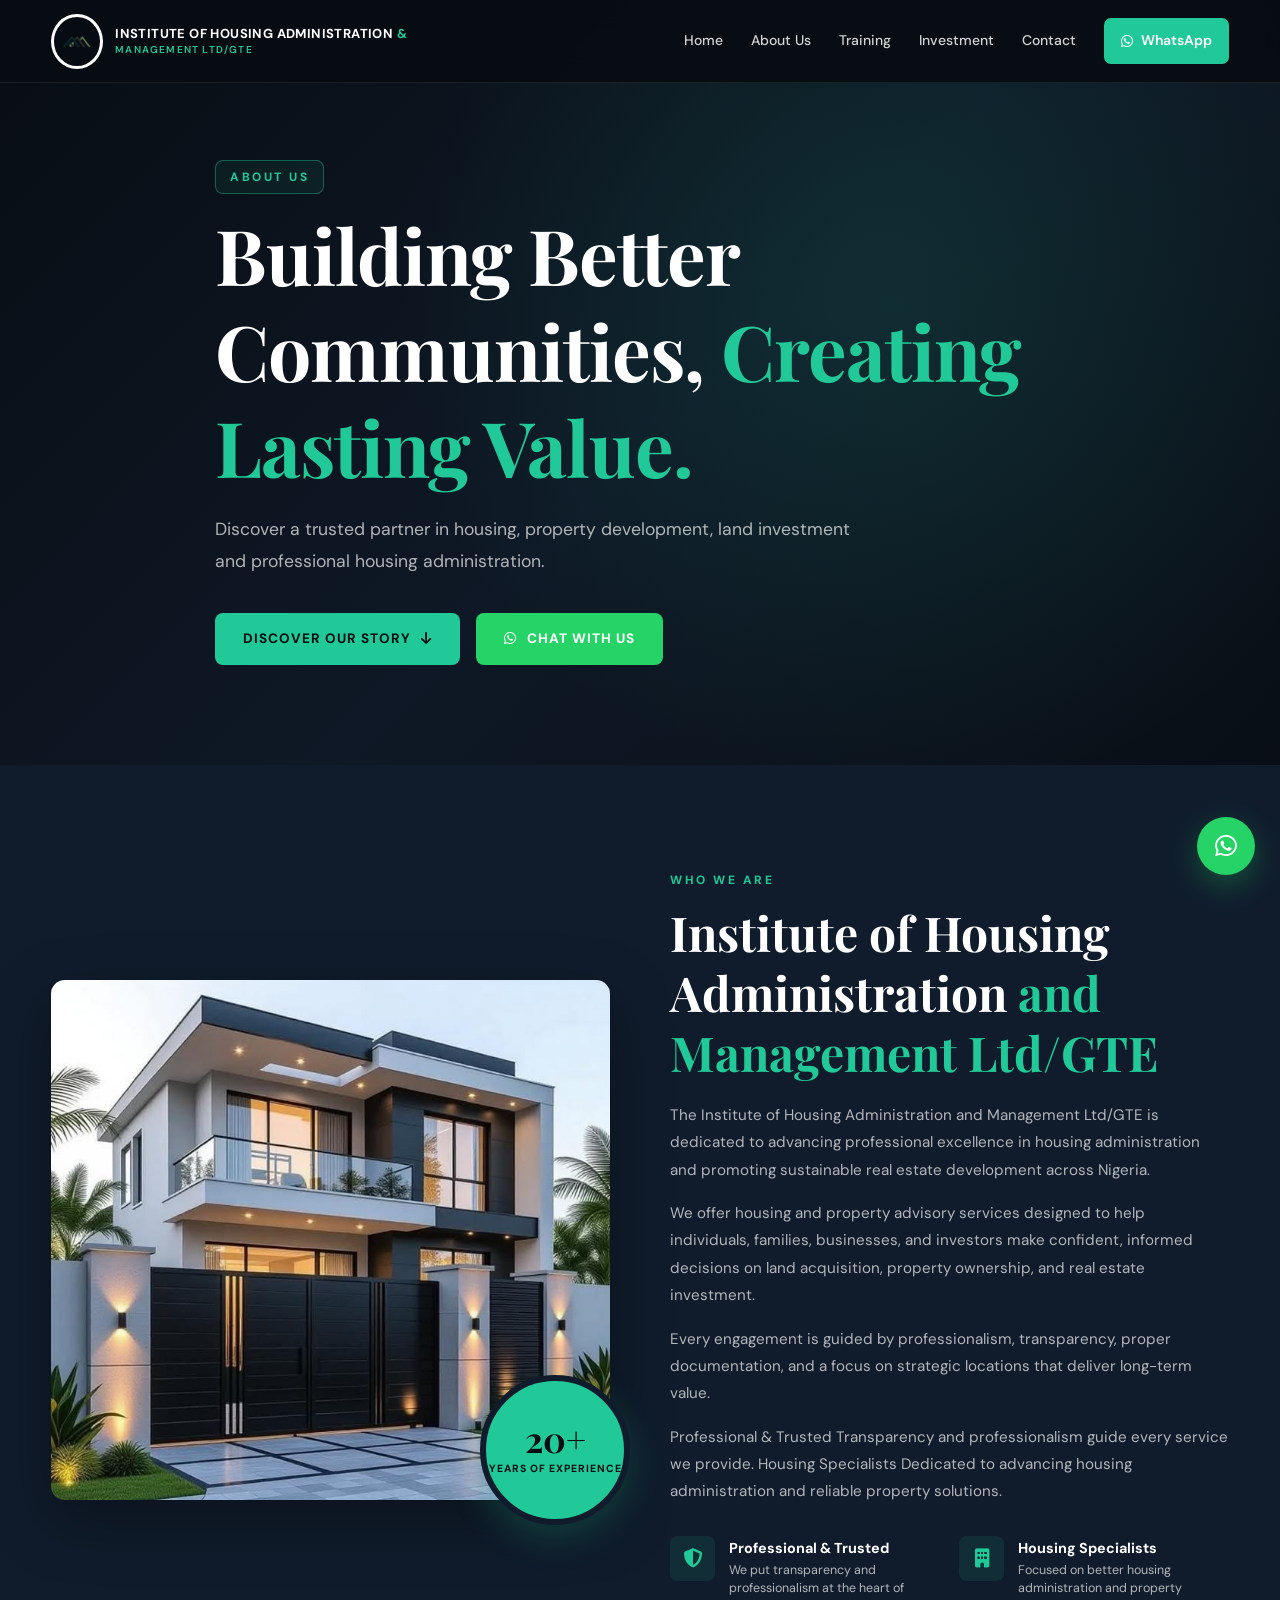
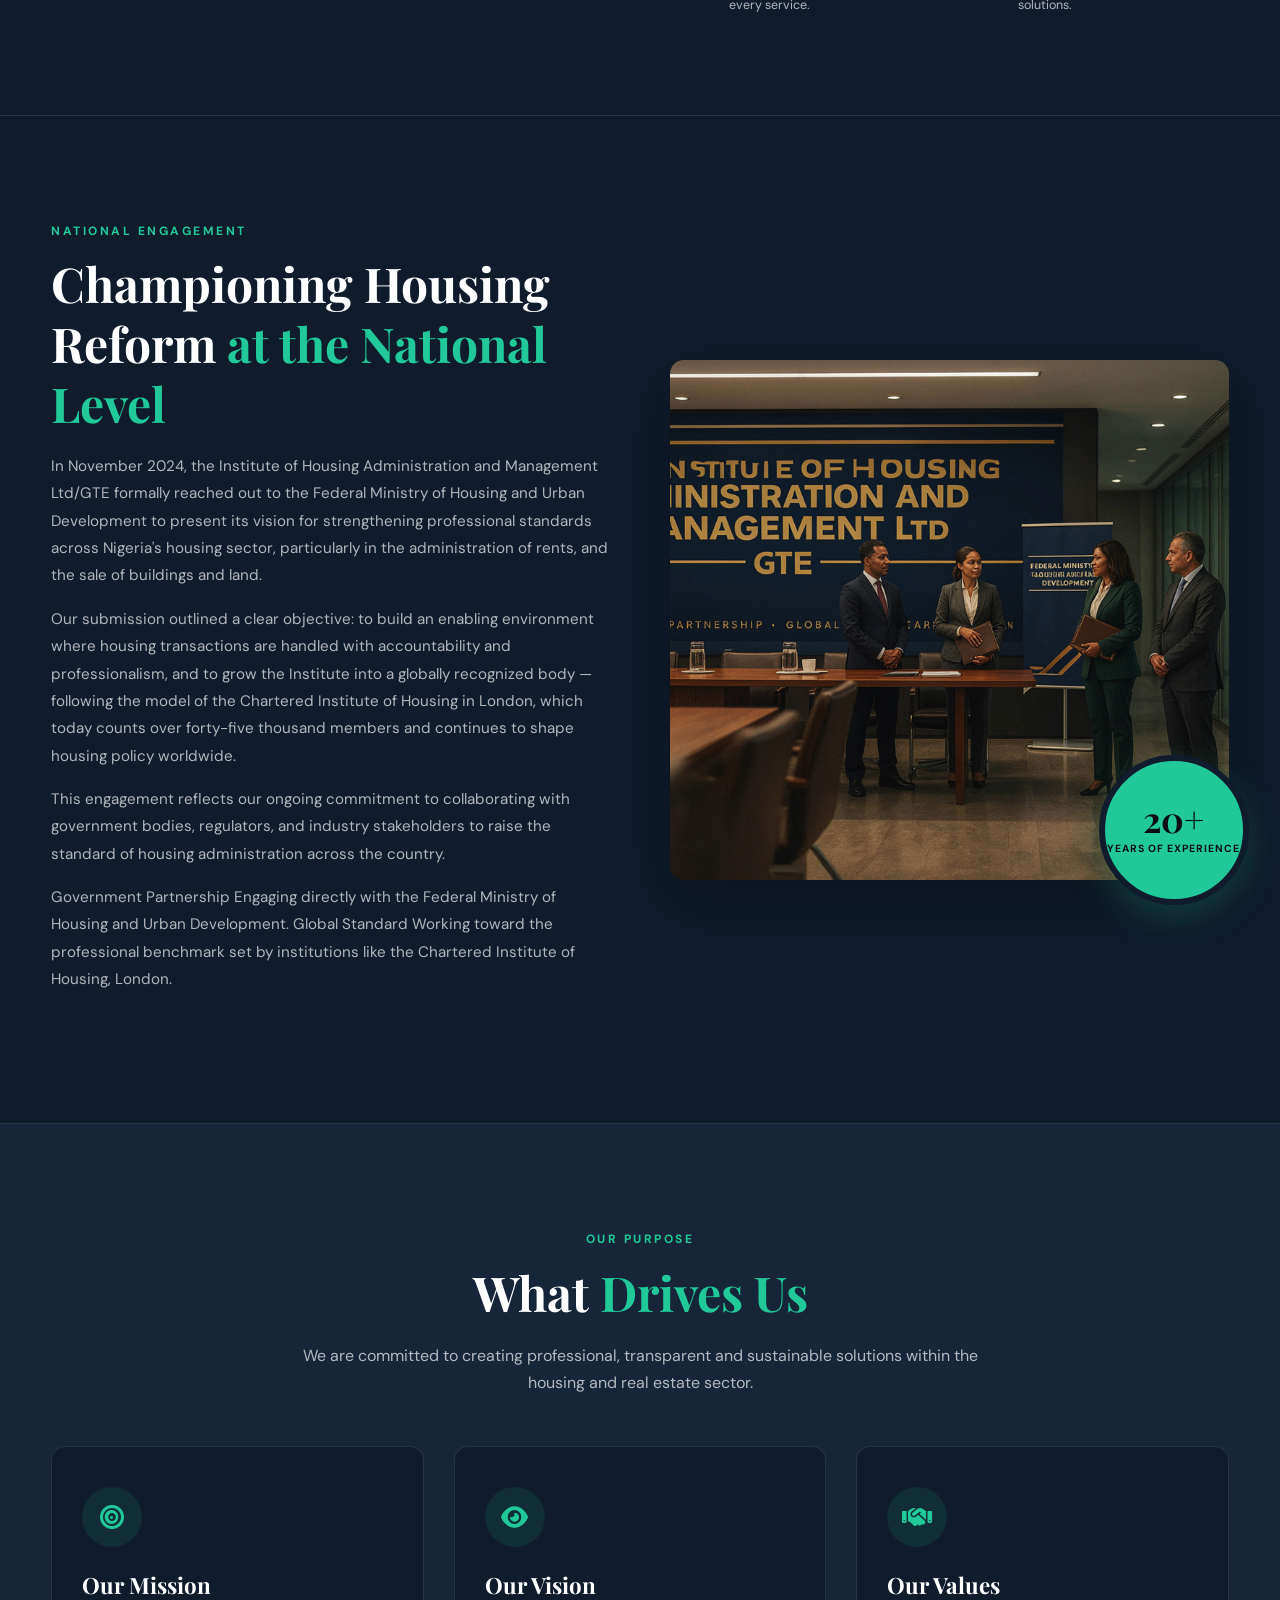
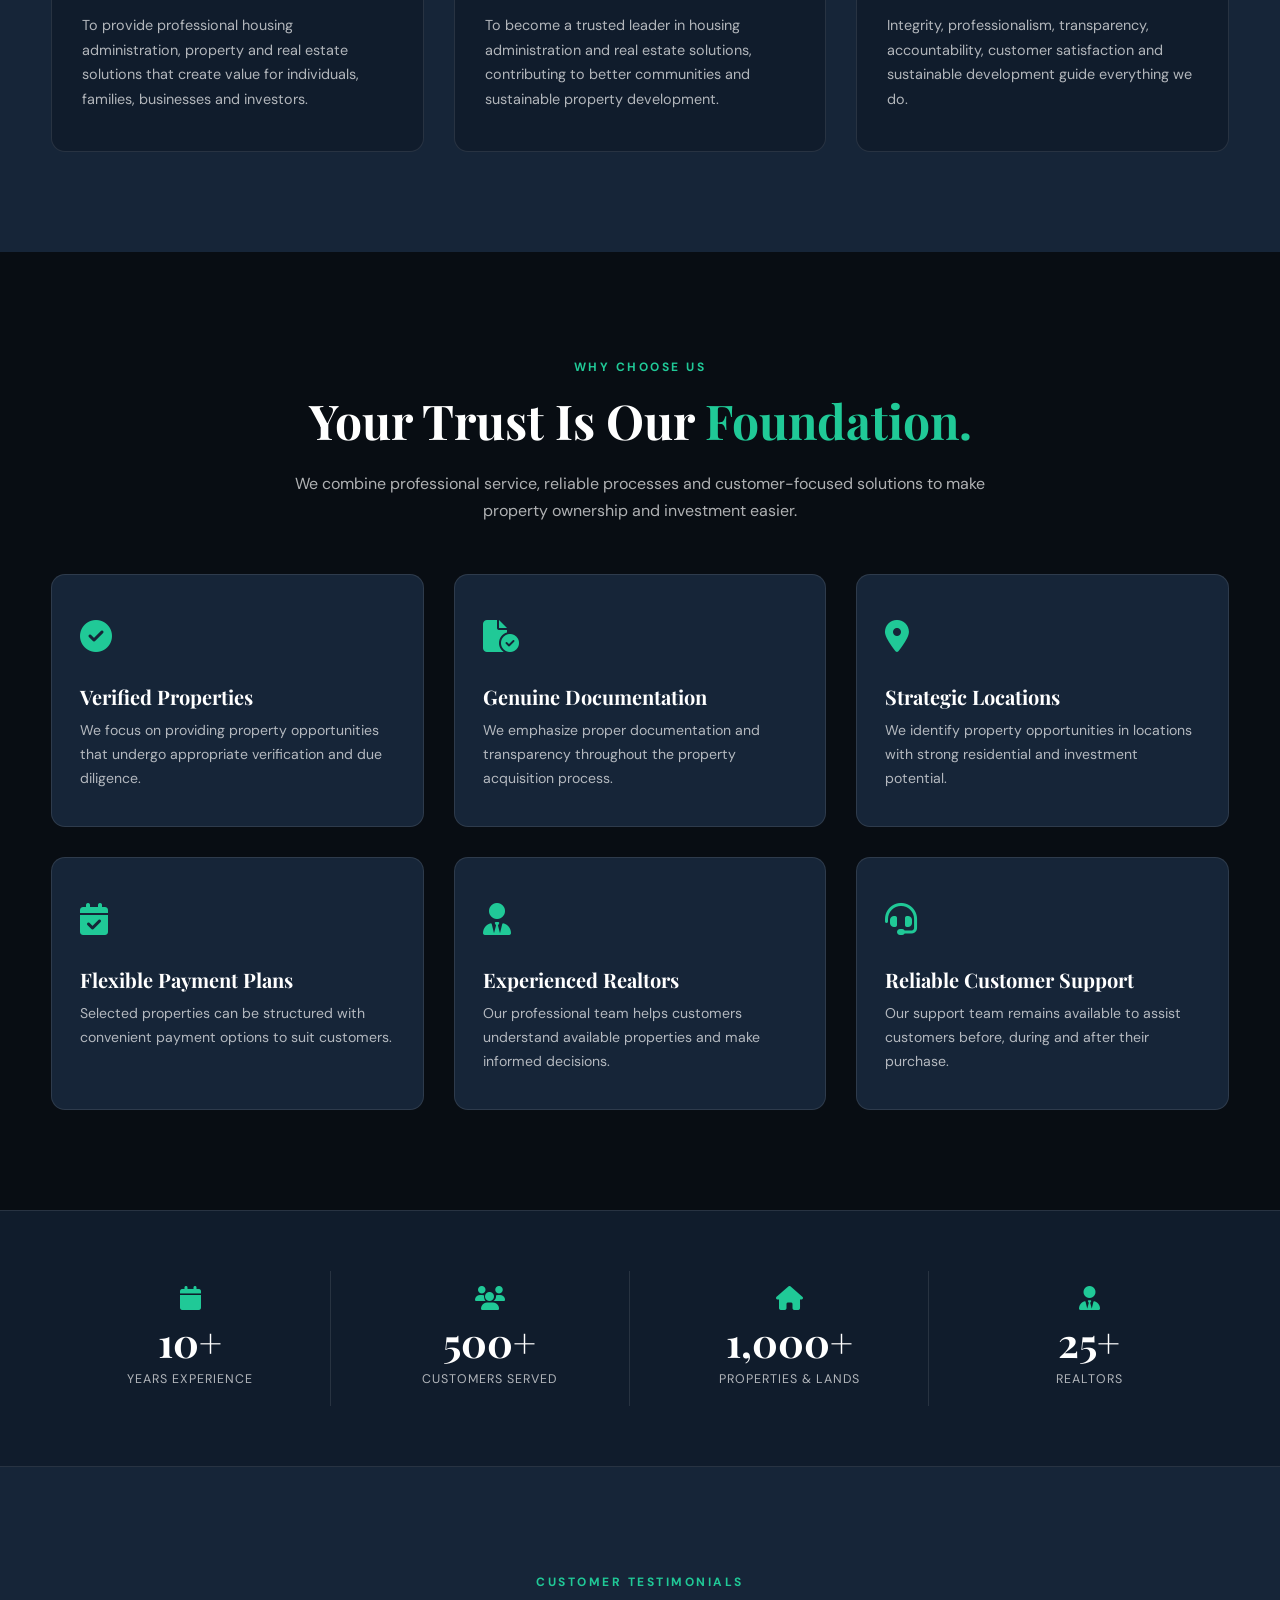
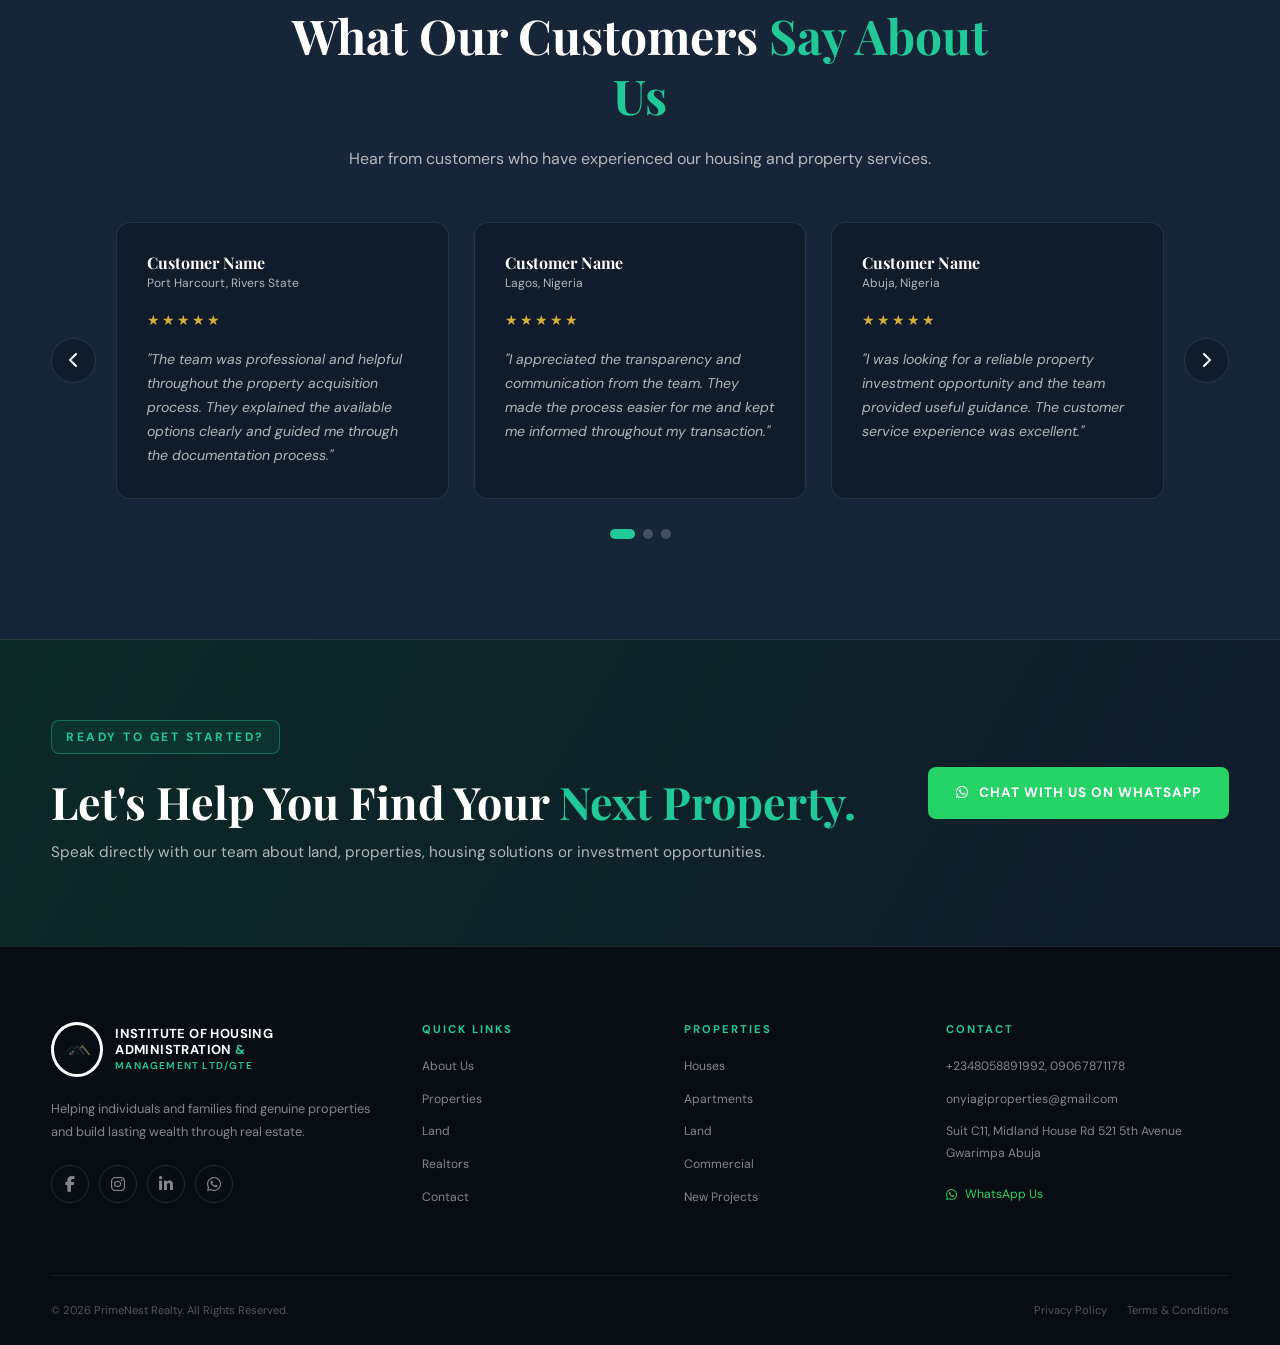
<file: aboutUs.html>
<!DOCTYPE html>
<html lang="en">

<head>
    <meta charset="UTF-8">
    <meta name="viewport" content="width=device-width, initial-scale=1.0">
    <!-- <title>INSTITUTE OF HOUSING ADMINISTRATION.</title> -->
      <title>About Us</title>
    <meta name="description" content="Find verified lands, homes and premium real estate investment opportunities.">
    <!-- <link rel="stylesheet" href="style.css"> -->
      <link rel="stylesheet" href="aboutus.css">

    <!-- Google Font -->
    <link rel="preconnect" href="https://fonts.googleapis.com">
    <link rel="preconnect" href="https://fonts.gstatic.com" crossorigin>

    <link
        href="https://fonts.googleapis.com/css2?family=DM+Sans:wght@400;500;600;700&family=Playfair+Display:wght@500;600;700&display=swap"
        rel="stylesheet">
    <!-- Font Awesome -->
    <link rel="stylesheet" href="https://cdnjs.cloudflare.com/ajax/libs/font-awesome/6.5.2/css/all.min.css">
</head>

<body>


    <header class="header">

        <div class="container nav-container">

            <a href="#" class="logo">
                <span class="logo-icon">
                    <img src="image/original logo.png" alt="Institute Logo">
                    <!-- <i class="fa-solid fa-house"></i> -->
                </span>

                <span>
                    INSTITUTE OF HOUSING ADMINISTRATION <span>& </span>
                    <small> MANAGEMENT LTD/GTE</small>
                </span>
            </a>

            <nav class="navbar" id="navbar">

                <a href="index.html" class="">Home</a>
                <a href="aboutUs.html">About Us</a>
                <a href="training.html">Training </a>
                <a href="investment.html" class="">Investment</a>
                <a href="contact.html">Contact</a>
                <a href="https://wa.me/2348000000000" class="nav-whatsapp" target="_blank">
                    <i class="fa-brands fa-whatsapp"></i>
                    WhatsApp
                </a>

            </nav>

            <button class="menu-btn" id="menuBtn">
                <i class="fa-solid fa-bars"></i>
            </button>

        </div>

    </header>



    <section class="iham-about-page">
        <!-- ================= PAGE HERO ================= -->

        <div class="iham-about-hero">

            <div class="iham-about-hero__overlay"></div>

            <div class="iham-container iham-about-hero__content">

                <span class="iham-section-label iham-section-label--light">
                    ABOUT US
                </span>

                <h1 class="iham-about-hero__title">
                    Building Better Communities,
                    <span>Creating Lasting Value.</span>
                </h1>

                <p class="iham-about-hero__text">
                    Discover a trusted partner in housing, property development,
                    land investment and professional housing administration.
                </p>

                <div class="iham-about-hero__buttons">

                    <a href="#iham-story" class="iham-btn iham-btn--green">
                        Discover Our Story
                        <i class="fa-solid fa-arrow-down"></i>
                    </a>

                    <a href="https://wa.me/234XXXXXXXXXX" class="iham-btn iham-btn--whatsapp" target="_blank">
                        <i class="fa-brands fa-whatsapp"></i>
                        Chat With Us
                    </a>

                </div>

            </div>

        </div>


        <!-- ================= COMPANY STORY ================= -->

        <section class="iham-section iham-story" id="iham-story">
            <div class="iham-container iham-story__grid">
                <div class="iham-story__image">
                    <img src="image/residential property.jpg"
                        alt="Modern residential property">
                    <div class="iham-experience-box">
                        <strong>20+</strong>
                        <span>Years of Experience</span>
                    </div>
                </div>

                <div class="iham-story__content">
                    <span class="iham-section-label">
                        WHO WE ARE
                    </span>
                    <h2 class="iham-section-title">
                        Institute of Housing Administration
                        <span>and Management Ltd/GTE</span>
                    </h2>

                    <p>
                        The Institute of Housing Administration and Management Ltd/GTE is dedicated to advancing
                        professional excellence in housing administration and promoting sustainable real estate
                        development across Nigeria.
                    </p>

                    <p>
                        We offer housing and property advisory services designed to help individuals, families,
                        businesses, and investors make confident, informed decisions on land acquisition, property
                        ownership, and real estate investment.
                    </p>

                    <p>
                        Every engagement is guided by professionalism, transparency, proper documentation, and a focus
                        on strategic locations that deliver long-term value.
                    </p>

                    <p>
                        Professional & Trusted Transparency and professionalism guide every service we provide.
                        Housing Specialists Dedicated to advancing housing administration and reliable property
                        solutions.
                    </p>

                    <div class="iham-story__features">
                        <div class="iham-story__feature">
                            <div class="iham-story__feature-icon">
                                <i class="fa-solid fa-shield-halved"></i>
                            </div>

                            <div>
                                <strong>Professional & Trusted</strong>
                                <span>
                                    We put transparency and professionalism
                                    at the heart of every service.
                                </span>
                            </div>
                        </div>


                        <div class="iham-story__feature">
                            <div class="iham-story__feature-icon">
                                <i class="fa-solid fa-building"></i>
                            </div>

                            <div>
                                <strong>Housing Specialists</strong>
                                <span>
                                    Focused on better housing administration
                                    and property solutions.
                                </span>
                            </div>
                        </div>
                    </div>
                </div>
            </div>

        </section>




        <section class="iham-section iham-story" id="iham-story">
            <div class="iham-container iham-story__grid">

                <div class="iham-story__content">
                    <span class="iham-section-label">
                        NATIONAL ENGAGEMENT
                    </span>
                    <h2 class="iham-section-title">
                        Championing Housing Reform
                        <span>at the National Level</span>
                    </h2>

                    <p>
                        In November 2024, the Institute of Housing Administration and Management Ltd/GTE formally
                        reached out to the Federal Ministry of Housing and Urban Development to present its vision for
                        strengthening professional standards across Nigeria's housing sector, particularly in the
                        administration of rents, and the sale of buildings and land.
                    </p>

                    <p>
                        Our submission outlined a clear objective: to build an enabling environment where housing
                        transactions are handled with accountability and professionalism, and to grow the Institute into
                        a globally recognized body — following the model of the Chartered Institute of Housing in
                        London, which today counts over forty-five thousand members and continues to shape housing
                        policy worldwide.
                    </p>

                    <p>
                        This engagement reflects our ongoing commitment to collaborating with government bodies,
                        regulators, and industry stakeholders to raise the standard of housing administration across the
                        country.
                    </p>

                    <p>
                        Government Partnership Engaging directly with the Federal Ministry of Housing and Urban
                        Development.
                        Global Standard Working toward the professional benchmark set by institutions like the Chartered
                        Institute of Housing, London.

                    </p>

                    <div class="iham-story__features">
                        <!-- <div class="iham-story__feature">
                            <div class="iham-story__feature-icon">
                                <i class="fa-solid fa-shield-halved"></i>
                            </div>

                            <div>
                                <strong>Professional & Trusted</strong>
                                <span>
                                    We put transparency and professionalism
                                    at the heart of every service.
                                </span>
                            </div>
                        </div> -->


                        <!-- <div class="iham-story__feature">
                            <div class="iham-story__feature-icon">
                                <i class="fa-solid fa-building"></i>
                            </div>

                            <div>
                                <strong>Housing Specialists</strong>
                                <span>
                                    Focused on better housing administration
                                    and property solutions.
                                </span>
                            </div>
                        </div> -->
                    </div>
                </div>


                <div class="iham-story__image">
                    <img src="image/national-engagement.jpg" alt="National Engagement">
                    <div class="iham-experience-box">
                        <strong>20+</strong>
                        <span>Years of Experience</span>
                    </div>
                </div>




            </div>

        </section>















        <!-- ================= MISSION & VISION ================= -->

        <section class="iham-section iham-mission">

            <div class="iham-container">

                <div class="iham-center-heading">

                    <span class="iham-section-label">
                        OUR PURPOSE
                    </span>

                    <h2 class="iham-section-title">
                        What <span>Drives Us</span>
                    </h2>

                    <p>
                        We are committed to creating professional, transparent
                        and sustainable solutions within the housing and
                        real estate sector.
                    </p>

                </div>


                <div class="iham-purpose-grid">

                    <div class="iham-purpose-card">

                        <div class="iham-purpose-card__icon">
                            <i class="fa-solid fa-bullseye"></i>
                        </div>

                        <h3>Our Mission</h3>

                        <p>
                            To provide professional housing administration,
                            property and real estate solutions that create
                            value for individuals, families, businesses and
                            investors.
                        </p>

                    </div>


                    <div class="iham-purpose-card">

                        <div class="iham-purpose-card__icon">
                            <i class="fa-solid fa-eye"></i>
                        </div>

                        <h3>Our Vision</h3>

                        <p>
                            To become a trusted leader in housing administration
                            and real estate solutions, contributing to better
                            communities and sustainable property development.
                        </p>

                    </div>


                    <div class="iham-purpose-card">

                        <div class="iham-purpose-card__icon">
                            <i class="fa-solid fa-handshake"></i>
                        </div>

                        <h3>Our Values</h3>

                        <p>
                            Integrity, professionalism, transparency,
                            accountability, customer satisfaction and
                            sustainable development guide everything we do.
                        </p>

                    </div>

                </div>

            </div>

        </section>



        <!-- ================= WHY CHOOSE US ================= -->

        <section class="iham-section iham-why-us">

            <div class="iham-container">

                <div class="iham-center-heading">

                    <span class="iham-section-label">
                        WHY CHOOSE US
                    </span>

                    <h2 class="iham-section-title">
                        Your Trust Is Our
                        <span>Foundation.</span>
                    </h2>

                    <p>
                        We combine professional service, reliable processes
                        and customer-focused solutions to make property
                        ownership and investment easier.
                    </p>

                </div>


                <div class="iham-benefits-grid">

                    <!-- CARD 1 -->

                    <div class="iham-benefit-card">

                        <div class="iham-benefit-card__icon">
                            <i class="fa-solid fa-circle-check"></i>
                        </div>

                        <h3>Verified Properties</h3>

                        <p>
                            We focus on providing property opportunities that
                            undergo appropriate verification and due diligence.
                        </p>

                    </div>


                    <!-- CARD 2 -->

                    <div class="iham-benefit-card">

                        <div class="iham-benefit-card__icon">
                            <i class="fa-solid fa-file-circle-check"></i>
                        </div>

                        <h3>Genuine Documentation</h3>

                        <p>
                            We emphasize proper documentation and transparency
                            throughout the property acquisition process.
                        </p>

                    </div>


                    <!-- CARD 3 -->

                    <div class="iham-benefit-card">

                        <div class="iham-benefit-card__icon">
                            <i class="fa-solid fa-location-dot"></i>
                        </div>

                        <h3>Strategic Locations</h3>

                        <p>
                            We identify property opportunities in locations
                            with strong residential and investment potential.
                        </p>

                    </div>


                    <!-- CARD 4 -->

                    <div class="iham-benefit-card">

                        <div class="iham-benefit-card__icon">
                            <i class="fa-solid fa-calendar-check"></i>
                        </div>

                        <h3>Flexible Payment Plans</h3>

                        <p>
                            Selected properties can be structured with
                            convenient payment options to suit customers.
                        </p>

                    </div>


                    <!-- CARD 5 -->

                    <div class="iham-benefit-card">

                        <div class="iham-benefit-card__icon">
                            <i class="fa-solid fa-user-tie"></i>
                        </div>

                        <h3>Experienced Realtors</h3>

                        <p>
                            Our professional team helps customers understand
                            available properties and make informed decisions.
                        </p>

                    </div>


                    <!-- CARD 6 -->

                    <div class="iham-benefit-card">

                        <div class="iham-benefit-card__icon">
                            <i class="fa-solid fa-headset"></i>
                        </div>

                        <h3>Reliable Customer Support</h3>

                        <p>
                            Our support team remains available to assist
                            customers before, during and after their purchase.
                        </p>

                    </div>

                </div>

            </div>

        </section>


        <!-- ================= STATISTICS ================= -->

        <section class="iham-stats">

            <div class="iham-container iham-stats__grid">

                <div class="iham-stat">
                    <i class="fa-solid fa-calendar"></i>
                    <strong>10+</strong>
                    <span>Years Experience</span>
                </div>

                <div class="iham-stat">
                    <i class="fa-solid fa-users"></i>
                    <strong>500+</strong>
                    <span>Customers Served</span>
                </div>

                <div class="iham-stat">
                    <i class="fa-solid fa-house"></i>
                    <strong>1,000+</strong>
                    <span>Properties & Lands</span>
                </div>

                <div class="iham-stat">
                    <i class="fa-solid fa-user-tie"></i>
                    <strong>25+</strong>
                    <span>Realtors</span>
                </div>

            </div>

        </section>


        <!-- ================= TESTIMONIALS ================= -->

        <section class="iham-section iham-testimonials">

            <div class="iham-container">

                <div class="iham-center-heading">

                    <span class="iham-section-label">
                        CUSTOMER TESTIMONIALS
                    </span>

                    <h2 class="iham-section-title">
                        What Our Customers
                        <span>Say About Us</span>
                    </h2>

                    <p>
                        Hear from customers who have experienced our housing
                        and property services.
                    </p>

                </div>


                <div class="iham-testimonial-carousel">

                    <button class="iham-testimonial-arrow iham-testimonial-arrow--prev" type="button"
                        aria-label="Previous testimonial">
                        <i class="fa-solid fa-chevron-left"></i>
                    </button>


                    <div class="iham-testimonial-track">


                        <!-- TESTIMONIAL 1 -->

                        <article class="iham-testimonial-card">

                            <div class="iham-testimonial-card__top">

                                <!-- <img src="https://images.unsplash.com/photo-1494790108377-be9c29b29330?auto=format&fit=crop&w=150&q=80"
                                    alt="Customer"> -->

                                <div>
                                    <h3>Customer Name</h3>
                                    <span>Port Harcourt, Rivers State</span>
                                </div>

                            </div>

                            <div class="iham-testimonial-card__rating">
                                ★★★★★
                            </div>

                            <p>
                                "The team was professional and helpful throughout
                                the property acquisition process. They explained
                                the available options clearly and guided me
                                through the documentation process."
                            </p>

                        </article>


                        <!-- TESTIMONIAL 2 -->

                        <article class="iham-testimonial-card">

                            <div class="iham-testimonial-card__top">

                                <!-- <img src="https://images.unsplash.com/photo-1500648767791-00dcc994a43e?auto=format&fit=crop&w=150&q=80"
                                    alt="Customer"> -->

                                <div>
                                    <h3>Customer Name</h3>
                                    <span>Lagos, Nigeria</span>
                                </div>

                            </div>

                            <div class="iham-testimonial-card__rating">
                                ★★★★★
                            </div>

                            <p>
                                "I appreciated the transparency and communication
                                from the team. They made the process easier for
                                me and kept me informed throughout my transaction."
                            </p>

                        </article>


                        <!-- TESTIMONIAL 3 -->

                        <article class="iham-testimonial-card">

                            <div class="iham-testimonial-card__top">

                                <!-- <img src="https://images.unsplash.com/photo-1531123897727-8f129e1688ce?auto=format&fit=crop&w=150&q=80" -->
                                    <!-- alt="Customer"> -->

                                <div>
                                    <h3>Customer Name</h3>
                                    <span>Abuja, Nigeria</span>
                                </div>

                            </div>

                            <div class="iham-testimonial-card__rating">
                                ★★★★★
                            </div>

                            <p>
                                "I was looking for a reliable property investment
                                opportunity and the team provided useful guidance.
                                The customer service experience was excellent."
                            </p>

                        </article>


                    </div>


                    <button class="iham-testimonial-arrow iham-testimonial-arrow--next" type="button"
                        aria-label="Next testimonial">
                        <i class="fa-solid fa-chevron-right"></i>
                    </button>

                </div>


                <div class="iham-testimonial-dots">

                    <button class="iham-testimonial-dot iham-testimonial-dot--active" type="button"></button>

                    <button class="iham-testimonial-dot" type="button"></button>

                    <button class="iham-testimonial-dot" type="button"></button>

                </div>

            </div>

        </section>


        <!-- ================= WHATSAPP CTA ================= -->

        <section class="iham-about-cta">
            <div class="iham-container iham-about-cta__content">
                <div>
                    <span class="iham-section-label iham-section-label--light">
                        READY TO GET STARTED?
                    </span>
                    <h2>
                        Let's Help You Find Your
                        <span>Next Property.</span>
                    </h2>
                    <p>
                        Speak directly with our team about land, properties,
                        housing solutions or investment opportunities.
                    </p>
                </div>
                <a href="https://wa.me/234XXXXXXXXXX" class="iham-btn iham-btn--whatsapp" target="_blank">

                    <i class="fa-brands fa-whatsapp"></i>

                    Chat With Us on WhatsApp
                </a>
            </div>
        </section>

        
    </section>



    <!-- ================= FOOTER ================= -->

    <footer class="footer">

        <div class="container footer-grid">

            <div class="footer-about">

                <a href="#" class="logo footer-logo">

                    <span class="logo-icon">
                        <img src="image/original logo.png" alt="Institute Logo">
                        <!-- <i class="fa-solid fa-house"></i> -->
                    </span>
                    <span>
                        INSTITUTE OF HOUSING ADMINISTRATION <span>& </span>
                        <small> MANAGEMENT LTD/GTE</small>
                    </span>

                </a>

                <p>
                    Helping individuals and families find genuine properties
                    and build lasting wealth through real estate.
                </p>

                <div class="socials">

                    <a href="#">
                        <i class="fa-brands fa-facebook-f"></i>
                    </a>

                    <a href="#">
                        <i class="fa-brands fa-instagram"></i>
                    </a>

                    <a href="#">
                        <i class="fa-brands fa-linkedin-in"></i>
                    </a>

                    <a href="https://wa.me/2348000000000">
                        <i class="fa-brands fa-whatsapp"></i>
                    </a>

                </div>

            </div>


            <div class="footer-column">

                <h4>Quick Links</h4>

                <a href="aboutUs.html">About Us</a>
                <a href="#properties">Properties</a>
                <a href="#land">Land</a>
                <a href="#realtors">Realtors</a>
                <a href="#contact">Contact</a>

            </div>


            <div class="footer-column">

                <h4>Properties</h4>

                <a href="#">Houses</a>
                <a href="#">Apartments</a>
                <a href="#">Land</a>
                <a href="#">Commercial</a>
                <a href="#">New Projects</a>

            </div>


            <div class="footer-column">

                <h4>Contact</h4>

                <a href="tel:+2348058891992, 09067871178">
                   +2348058891992, 09067871178
                </a>

                <a href="mailto:onyiagiproperties@gmail.com">
                     onyiagiproperties@gmail.com
                </a>

                <span>
                   Suit C11, Midland House Rd 521 5th Avenue Gwarimpa Abuja
                </span>

                <a href="https://wa.me/2348000000000" target="_blank" class="footer-whatsapp">

                    <i class="fa-brands fa-whatsapp"></i>
                    WhatsApp Us

                </a>

            </div>

        </div>


        <div class="footer-bottom container">

            <span>
                © 2026 PrimeNest Realty. All Rights Reserved.
            </span>

            <div>
                <a href="#">Privacy Policy</a>
                <a href="#">Terms & Conditions</a>
            </div>

        </div>

    </footer>



    <!-- ================= FLOATING WHATSAPP ================= -->

    <a href="https://wa.me/2348000000000?text=Hello%2C%20I%20found%20your%20real%20estate%20website%20and%20I%20would%20like%20to%20make%20an%20enquiry."
        class="floating-whatsapp" target="_blank" aria-label="Chat on WhatsApp">

        <i class="fa-brands fa-whatsapp"></i>

    </a>

</body>


<script>

    const menuBtn = document.getElementById("menuBtn");
    const navbar = document.getElementById("navbar");

    menuBtn.addEventListener("click", function () {

        navbar.classList.toggle("show");

        const icon = menuBtn.querySelector("i");

        if (navbar.classList.contains("show")) {
            icon.classList.remove("fa-bars");
            icon.classList.add("fa-xmark");
        } else {
            icon.classList.remove("fa-xmark");
            icon.classList.add("fa-bars");
        }

    });


    document.querySelectorAll(".navbar a").forEach(link => {

        link.addEventListener("click", function () {

            navbar.classList.remove("show");

            const icon = menuBtn.querySelector("i");

            icon.classList.remove("fa-xmark");
            icon.classList.add("fa-bars");

        });

    });

</script>

</html>
</file>
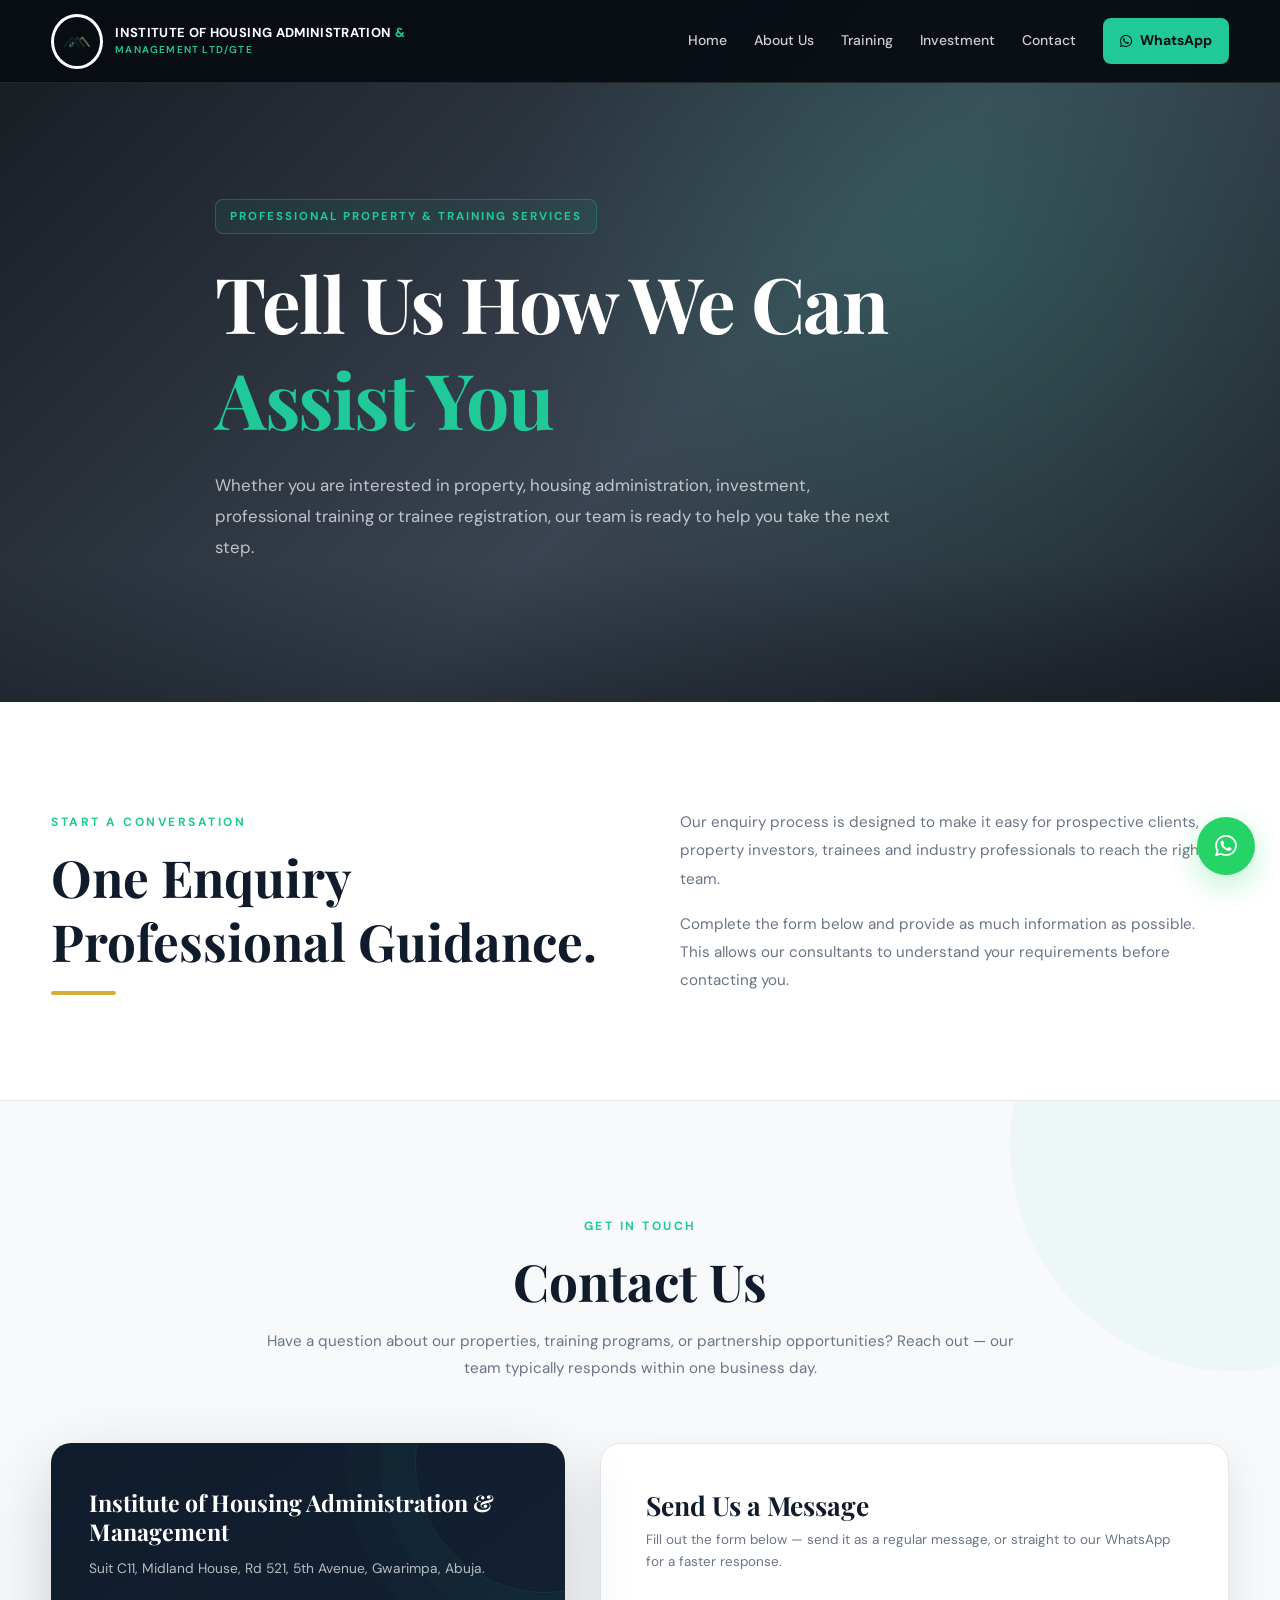
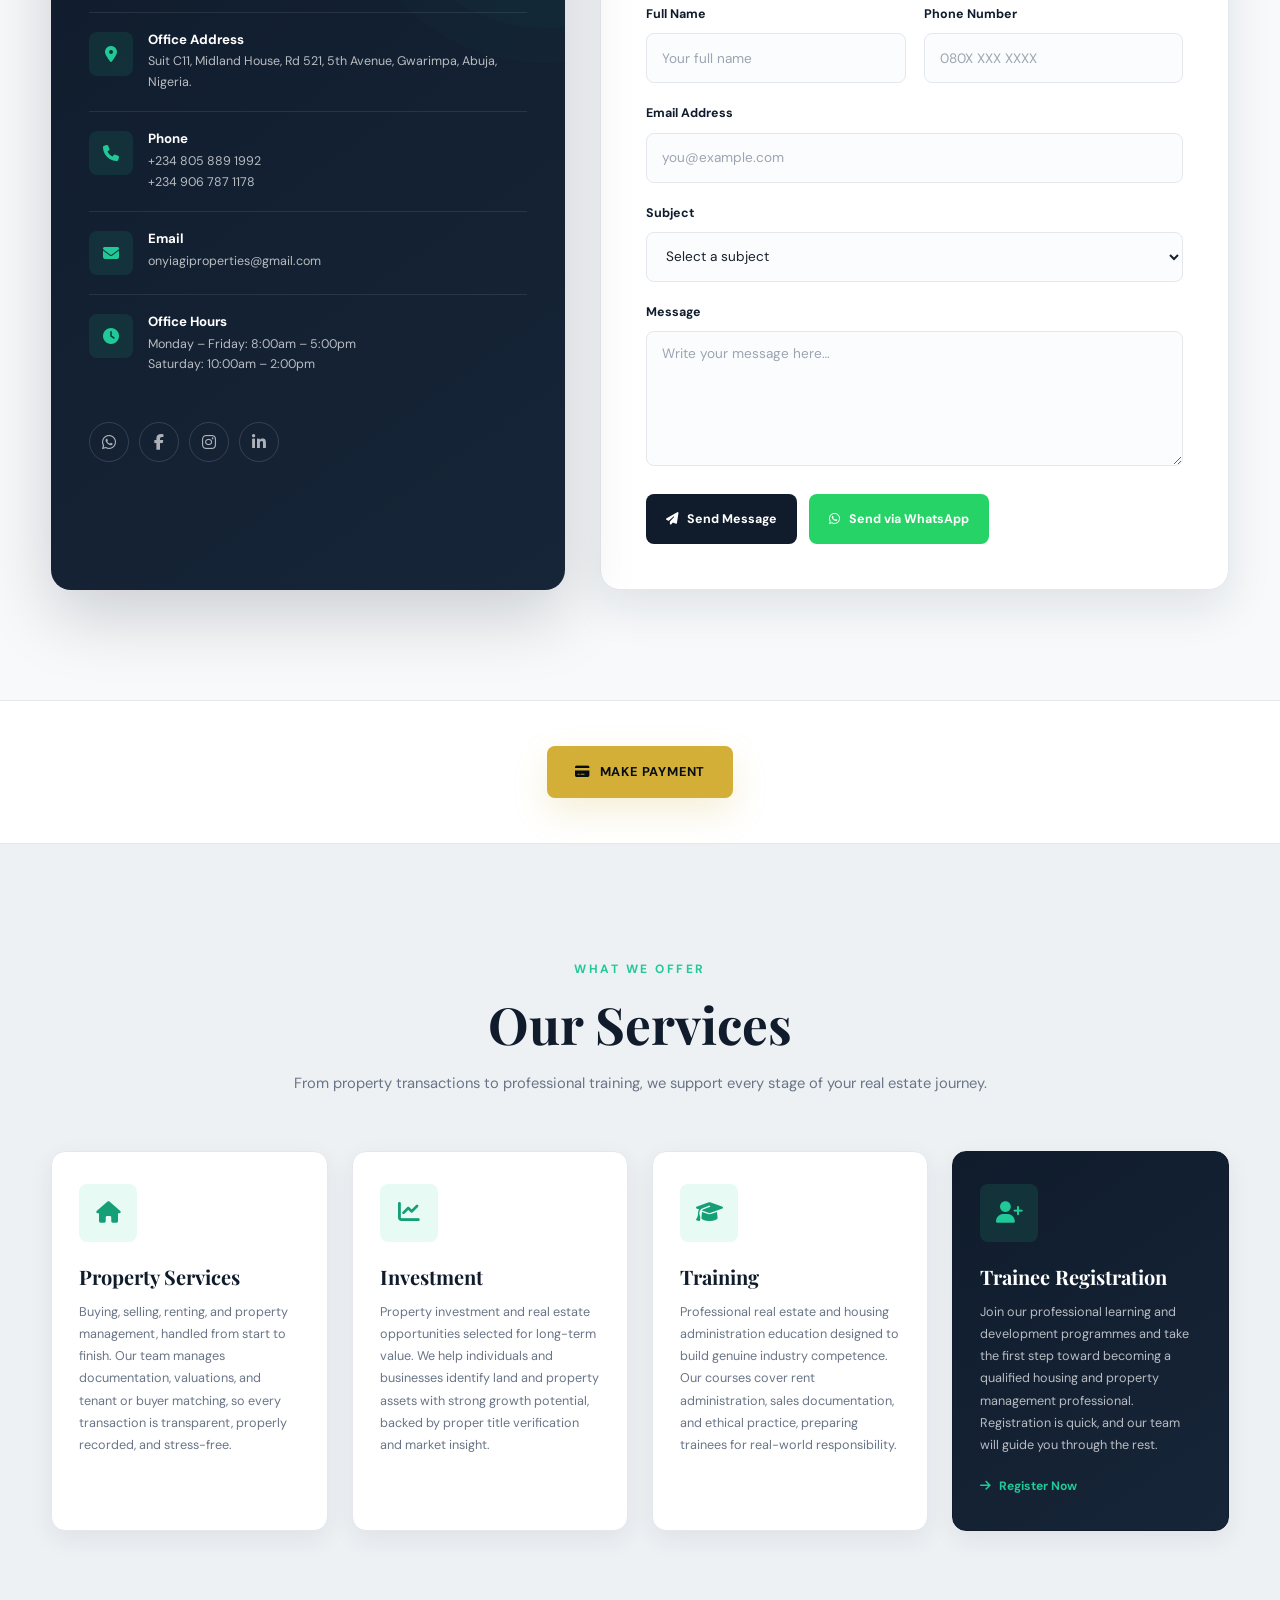
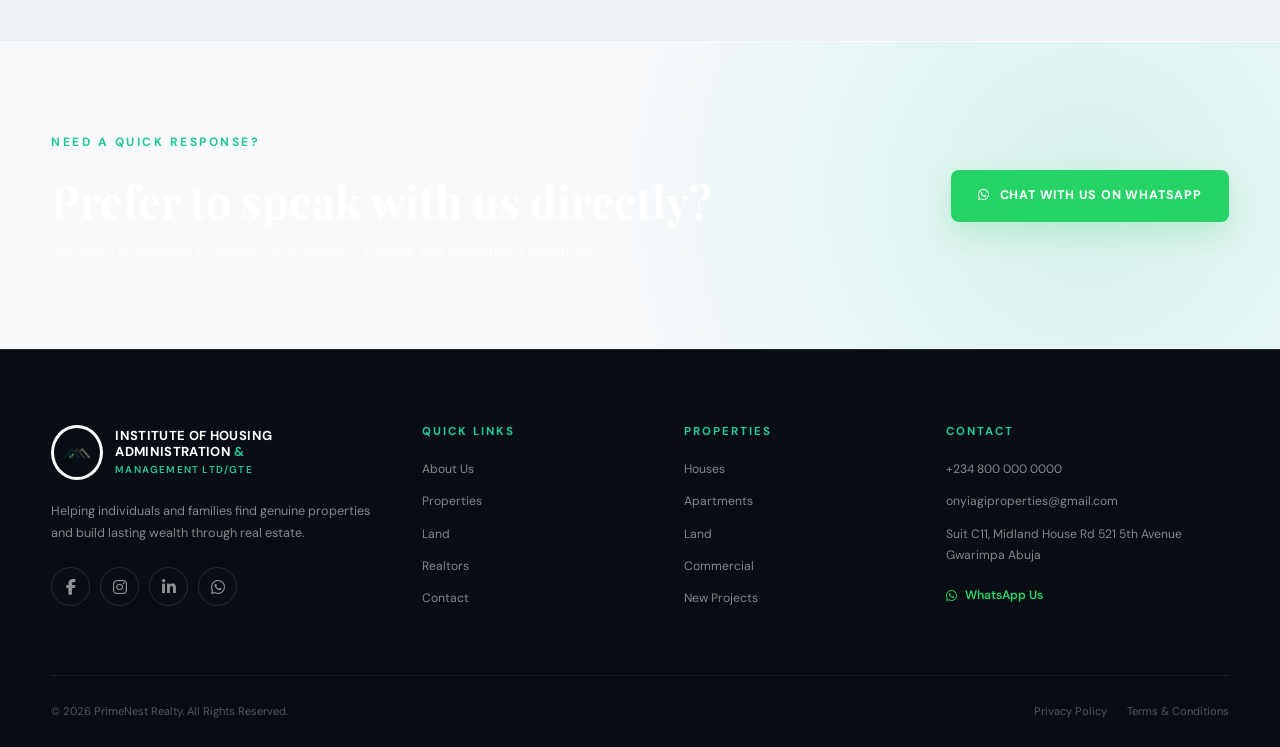
<file: contact.html>
<!DOCTYPE html>
<html lang="en">

<head>
    <meta charset="UTF-8">
    <meta name="viewport" content="width=device-width, initial-scale=1.0">
    <title>INSTITUTE OF HOUSING ADMINISTRATION.</title>
    <meta name="description" content="Find verified lands, homes and premium real estate investment opportunities.">
    <!-- <link rel="stylesheet" href="style.css"> -->
     <link rel="stylesheet" href="contact.css">

    <!-- Google Font -->
    <link rel="preconnect" href="https://fonts.googleapis.com">
    <link rel="preconnect" href="https://fonts.gstatic.com" crossorigin>

    <link
        href="https://fonts.googleapis.com/css2?family=DM+Sans:wght@400;500;600;700&family=Playfair+Display:wght@500;600;700&display=swap"
        rel="stylesheet">
    <!-- Font Awesome -->
    <link rel="stylesheet" href="https://cdnjs.cloudflare.com/ajax/libs/font-awesome/6.5.2/css/all.min.css">
</head>



<body>

    <!-- ================= HEADER ================= -->

    <header class="header">

        <div class="container nav-container">
            <a href="#" class="logo">
                <span class="logo-icon">
                   <img src="image/original logo.png" alt="Institute Logo">
                    <!-- <i class="fa-solid fa-house"></i> -->
                </span>

                <span>
                    INSTITUTE OF HOUSING ADMINISTRATION <span>& </span>
                    <small> MANAGEMENT LTD/GTE</small>
                </span>
            </a>

            <nav class="navbar" id="navbar">
                <a href="index.html" class="">Home</a>
                <a href="aboutUs.html">About Us</a>
                <a href="training.html">Training </a>
                <a href="investment.html" class="">Investment</a>
                <a href="contact.html">Contact</a>
                <a href="https://wa.me/2348000000000" class="nav-whatsapp" target="_blank">
                    <i class="fa-brands fa-whatsapp"></i>
                    WhatsApp
                </a>
            </nav>
            <button class="menu-btn" id="menuBtn">
                <i class="fa-solid fa-bars"></i>
            </button>
        </div>

    </header>

    <!-- =========================================
                HERO
            ========================================= -->

    <section class="enquiry-hero" id="enquiry-hero">

        <!-- <div class="iham-about-hero__overlay"></div> -->
        <div class="container enquiry-hero-content">

            <span class="eyebrow">
                PROFESSIONAL PROPERTY & TRAINING SERVICES
            </span>

            <h1>
                Tell Us How We Can
                <span>Assist You</span>
            </h1>

            <p>
                Whether you are interested in property, housing
                administration, investment, professional training
                or trainee registration, our team is ready to
                help you take the next step.
            </p>


        </div>

    </section>



    <!-- =========================================
                ENQUIRY INTRO
    ========================================= -->

    <section class="enquiry-intro">

        <div class="container">

            <div class="training-content">

                <div>

                    <span class="training-label">
                        START A CONVERSATION
                    </span>

                    <h2 class="training-title">
                        One Enquiry Professional Guidance.
                        <span></span>
                    </h2>

                </div>

                <div>

                    <p>
                        Our enquiry process is designed to make it
                        easy for prospective clients, property
                        investors, trainees and industry
                        professionals to reach the right team.
                    </p>

                    <p>
                        Complete the form below and provide as much
                        information as possible. This allows our
                        consultants to understand your requirements
                        before contacting you.
                    </p>

                </div>

            </div>

        </div>

    </section>



    <!-- ================= CONTACT SECTION ================= -->
    <section class="iham-contact" id="iham-contact">
        <div class="iham-container">

            <div class="iham-contact__head">
                <span class="iham-section-label">GET IN TOUCH</span>
                <h2>Contact Us</h2>
                <p>Have a question about our properties, training programs, or partnership opportunities? Reach out —
                    our team typically responds within one business day.</p>
            </div>

            <div class="iham-contact__grid">

                <!-- Contact info -->
                <div class="iham-contact__info">
                    <h3>Institute of Housing Administration &amp; Management</h3>
                    <p>Suit C11, Midland House, Rd 521, 5th Avenue, Gwarimpa, Abuja.</p>

                    <div class="iham-contact__item">
                        <div class="iham-contact__icon"><i class="fa-solid fa-location-dot"></i></div>
                        <div>
                            <h4>Office Address</h4>
                            <span>Suit C11, Midland House, Rd 521, 5th Avenue, Gwarimpa, Abuja, Nigeria.</span>
                        </div>
                    </div>

                    <div class="iham-contact__item">
                        <div class="iham-contact__icon"><i class="fa-solid fa-phone"></i></div>
                        <div>
                            <h4>Phone</h4>
                            <a href="tel:+2348058891992">+234 805 889 1992</a>
                            <a href="tel:+2349067871178">+234 906 787 1178</a>
                        </div>
                    </div>

                    <div class="iham-contact__item">
                        <div class="iham-contact__icon"><i class="fa-solid fa-envelope"></i></div>
                        <div>
                            <h4>Email</h4>
                            <a href="mailto:info@iham.org.ng">onyiagiproperties@gmail.com</a>
                        </div>
                    </div>

                    <div class="iham-contact__item">
                        <div class="iham-contact__icon"><i class="fa-solid fa-clock"></i></div>
                        <div>
                            <h4>Office Hours</h4>
                            <span>Monday – Friday: 8:00am – 5:00pm</span>
                            <span>Saturday: 10:00am – 2:00pm</span>
                        </div>
                    </div>

                    <div class="iham-contact__socials">
                        <a href="#" aria-label="WhatsApp"><i class="fa-brands fa-whatsapp"></i></a>
                        <a href="#" aria-label="Facebook"><i class="fa-brands fa-facebook-f"></i></a>
                        <a href="#" aria-label="Instagram"><i class="fa-brands fa-instagram"></i></a>
                        <a href="#" aria-label="LinkedIn"><i class="fa-brands fa-linkedin-in"></i></a>
                    </div>
                </div>

                <!-- Contact form -->
                <div class="iham-contact__form">
                    <h3>Send Us a Message</h3>
                    <p>Fill out the form below — send it as a regular message, or straight to our WhatsApp for a
                        faster response.</p>

                    <form id="iham-contact-form">
                        <div class="iham-form-row">
                            <div class="iham-form-group">
                                <label for="cName">Full Name</label>
                                <input type="text" id="cName" name="name" placeholder="Your full name" required>
                            </div>
                            <div class="iham-form-group">
                                <label for="cPhone">Phone Number</label>
                                <input type="tel" id="cPhone" name="phone" placeholder="080X XXX XXXX" required>
                            </div>
                        </div>

                        <div class="iham-form-group">
                            <label for="cEmail">Email Address</label>
                            <input type="email" id="cEmail" name="email" placeholder="you@example.com" required>
                        </div>

                        <div class="iham-form-group">
                            <label for="cSubject">Subject</label>
                            <select id="cSubject" name="subject" required>
                                <option value="">Select a subject</option>
                                <option>Property Enquiry</option>
                                <option>Training Programs</option>
                                <option>Partnership Opportunity</option>
                                <option>General Enquiry</option>
                            </select>
                        </div>

                        <div class="iham-form-group">
                            <label for="cMessage">Message</label>
                            <textarea id="cMessage" name="message" rows="5" placeholder="Write your message here…"
                                required></textarea>
                        </div>

                        <div class="iham-form-actions">
                            <button type="submit" class="iham-form-submit iham-form-submit--navy">
                                <i class="fa-solid fa-paper-plane"></i> Send Message
                            </button>
                            <button type="button" id="iham-whatsapp-btn"
                                class="iham-form-submit iham-form-submit--whatsapp">
                                <i class="fa-brands fa-whatsapp"></i> Send via WhatsApp
                            </button>
                        </div>

                        <p class="iham-form-note" id="iham-form-note">Thank you — your message has been received. We'll
                            respond shortly.</p>
                    </form>
                </div>

            </div>
        </div>
    </section>

    <section class="iham-service-card">

        <a href="#" class="btn btn-gold">
            <i class="fa-solid fa-credit-card"></i>
            Make Payment
        </a>
    </section>

    <!-- ================= SERVICES SECTION ================= -->
    <section class="iham-services" id="iham-services">
        <div class="iham-container">

            <div class="iham-services__head">
                <span class="iham-section-label">WHAT WE OFFER</span>
                <h2>Our Services</h2>
                <p>From property transactions to professional training, we support every stage of your real
                    estate
                    journey.</p>
            </div>

            <div class="iham-services__grid">

                <div class="iham-service-card">
                    <div class="iham-service-card__icon"><i class="fa-solid fa-house"></i></div>
                    <h3>Property Services</h3>
                    <p>
                        Buying, selling, renting, and property management, handled from start to finish. Our
                        team
                        manages documentation, valuations, and tenant or buyer matching, so every transaction is
                        transparent, properly recorded, and stress-free.
                    </p>
                </div>

                <div class="iham-service-card">
                    <div class="iham-service-card__icon"><i class="fa-solid fa-chart-line"></i></div>
                    <h3>Investment</h3>
                    <p>
                        Property investment and real estate opportunities selected for long-term value. We help
                        individuals and businesses identify land and property assets with strong growth
                        potential,
                        backed by proper title verification and market insight.
                    </p>
                </div>

                <div class="iham-service-card">
                    <div class="iham-service-card__icon"><i class="fa-solid fa-graduation-cap"></i></div>
                    <h3>Training</h3>
                    <p>
                        Professional real estate and housing administration education designed to build genuine
                        industry competence. Our courses cover rent administration, sales documentation, and
                        ethical
                        practice, preparing trainees for real-world responsibility.
                    </p>
                </div>

                <div class="iham-service-card iham-service-card--highlight">
                    <div class="iham-service-card__icon"><i class="fa-solid fa-user-plus"></i></div>
                    <h3>Trainee Registration</h3>
                    <p>
                        Join our professional learning and development programmes and take the first step toward
                        becoming a qualified housing and property management professional. Registration is
                        quick,
                        and our team will guide you through the rest.
                    </p>
                    <a href="registrationform.html" class="iham-service-card__btn">
                        <i class="fa-solid fa-arrow-right"></i> Register Now
                    </a>

                </div>

            </div>
        </div>
    </section>



    <!-- =========================================
                CTA
            ========================================= -->



    <section class="iham-about-cta">
        <div class="iham-container iham-about-cta__content">
            <div>
                <span class="iham-section-label iham-section-label--light">
                    NEED A QUICK RESPONSE?
                </span>
                <h2>
                    Prefer to speak with us directly?
                </h2>
                <p>
                    Our team is available to answer your property,
                    training and investment questions.
                </p>
            </div>
            <a href="https://wa.me/234XXXXXXXXXX" class="iham-btn iham-btn--whatsapp" target="_blank">

                <i class="fa-brands fa-whatsapp"></i>

                Chat With Us on WhatsApp
            </a>
        </div>
    </section>



    <!-- ================= FOOTER ================= -->

    <footer class="footer">

        <div class="container footer-grid">

            <div class="footer-about">

                <a href="#" class="logo footer-logo">

                    <span class="logo-icon">
                       <img src="image/original logo.png" alt="Institute Logo">
                        <!-- <i class="fa-solid fa-house"></i> -->
                    </span>
                    <span>
                        INSTITUTE OF HOUSING ADMINISTRATION <span>& </span>
                        <small> MANAGEMENT LTD/GTE</small>
                    </span>

                </a>

                <p>
                    Helping individuals and families find genuine properties
                    and build lasting wealth through real estate.
                </p>

                <div class="socials">

                    <a href="#">
                        <i class="fa-brands fa-facebook-f"></i>
                    </a>

                    <a href="#">
                        <i class="fa-brands fa-instagram"></i>
                    </a>

                    <a href="#">
                        <i class="fa-brands fa-linkedin-in"></i>
                    </a>

                    <a href="https://wa.me/2348000000000">
                        <i class="fa-brands fa-whatsapp"></i>
                    </a>

                </div>

            </div>


            <div class="footer-column">

                <h4>Quick Links</h4>

                <a href="#about">About Us</a>
                <a href="#properties">Properties</a>
                <a href="#land">Land</a>
                <a href="#realtors">Realtors</a>
                <a href="#contact">Contact</a>

            </div>


            <div class="footer-column">

                <h4>Properties</h4>

                <a href="#">Houses</a>
                <a href="#">Apartments</a>
                <a href="#">Land</a>
                <a href="#">Commercial</a>
                <a href="#">New Projects</a>

            </div>


            <div class="footer-column">

                <h4>Contact</h4>

                <a href="tel:+2348000000000">
                    +234 800 000 0000
                </a>

                <a href="mailto:onyiagiproperties@gmail.com">
                    onyiagiproperties@gmail.com
                </a>

                <span>
                    Suit C11, Midland House Rd 521 5th Avenue Gwarimpa Abuja
                </span>

                <a href="https://wa.me/2348000000000" target="_blank" class="footer-whatsapp">

                    <i class="fa-brands fa-whatsapp"></i>
                    WhatsApp Us

                </a>

            </div>

        </div>


        <div class="footer-bottom container">

            <span>
                © 2026 PrimeNest Realty. All Rights Reserved.
            </span>

            <div>
                <a href="#">Privacy Policy</a>
                <a href="#">Terms & Conditions</a>
            </div>

        </div>

    </footer>


    <!-- ================= FLOATING WHATSAPP ================= -->

    <a href="https://wa.me/2348000000000?text=Hello%2C%20I%20found%20your%20real%20estate%20website%20and%20I%20would%20like%20to%20make%20an%20enquiry."
        class="floating-whatsapp" target="_blank" aria-label="Chat on WhatsApp">

        <i class="fa-brands fa-whatsapp"></i>

    </a>


</body>

<script>

    const menuBtn = document.getElementById("menuBtn");
    const navbar = document.getElementById("navbar");

    menuBtn.addEventListener("click", function () {

        navbar.classList.toggle("show");

        const icon = menuBtn.querySelector("i");

        if (navbar.classList.contains("show")) {
            icon.classList.remove("fa-bars");
            icon.classList.add("fa-xmark");
        } else {
            icon.classList.remove("fa-xmark");
            icon.classList.add("fa-bars");
        }

    });


    document.querySelectorAll(".navbar a").forEach(link => {

        link.addEventListener("click", function () {

            navbar.classList.remove("show");

            const icon = menuBtn.querySelector("i");

            icon.classList.remove("fa-xmark");
            icon.classList.add("fa-bars");

        });

    });

</script>



<script>
    // wa.me requires digits only: country code + number, no "+", no
    // spaces, no dashes. Replace with the Institute's real WhatsApp
    // business number.
    const WHATSAPP_NUMBER = '2348058891992';

    const form = document.getElementById('iham-contact-form');
    const note = document.getElementById('iham-form-note');

    function getFormValues() {
        return {
            name: document.getElementById('cName').value.trim(),
            phone: document.getElementById('cPhone').value.trim(),
            email: document.getElementById('cEmail').value.trim(),
            subject: document.getElementById('cSubject').value,
            message: document.getElementById('cMessage').value.trim()
        };
    }

    // Regular "Send Message" — placeholder for wiring to a real
    // backend/email service. Currently just confirms receipt.
    form.addEventListener('submit', function (e) {
        e.preventDefault();
        if (!form.checkValidity()) { form.reportValidity(); return; }
        note.textContent = "Thank you — your message has been received. We'll respond shortly.";
        note.classList.add('show');
        form.reset();
    });

    // "Send via WhatsApp" — builds a pre-filled message from the form
    // fields and opens WhatsApp with it ready to send.
    document.getElementById('iham-whatsapp-btn').addEventListener('click', function () {
        if (!form.checkValidity()) { form.reportValidity(); return; }

        const { name, phone, email, subject, message } = getFormValues();

        const text =
            `*New Enquiry — IHAM*%0A%0A` +
            `*Name:* ${name}%0A` +
            `*Phone:* ${phone}%0A` +
            `*Email:* ${email}%0A` +
            `*Subject:* ${subject}%0A%0A` +
            `*Message:*%0A${message}`;

        window.open(`https://wa.me/${WHATSAPP_NUMBER}?text=${text}`, '_blank');

        note.textContent = 'Opening WhatsApp with your message — just hit send.';
        note.classList.add('show');
    });
</script>




</html>
</file>
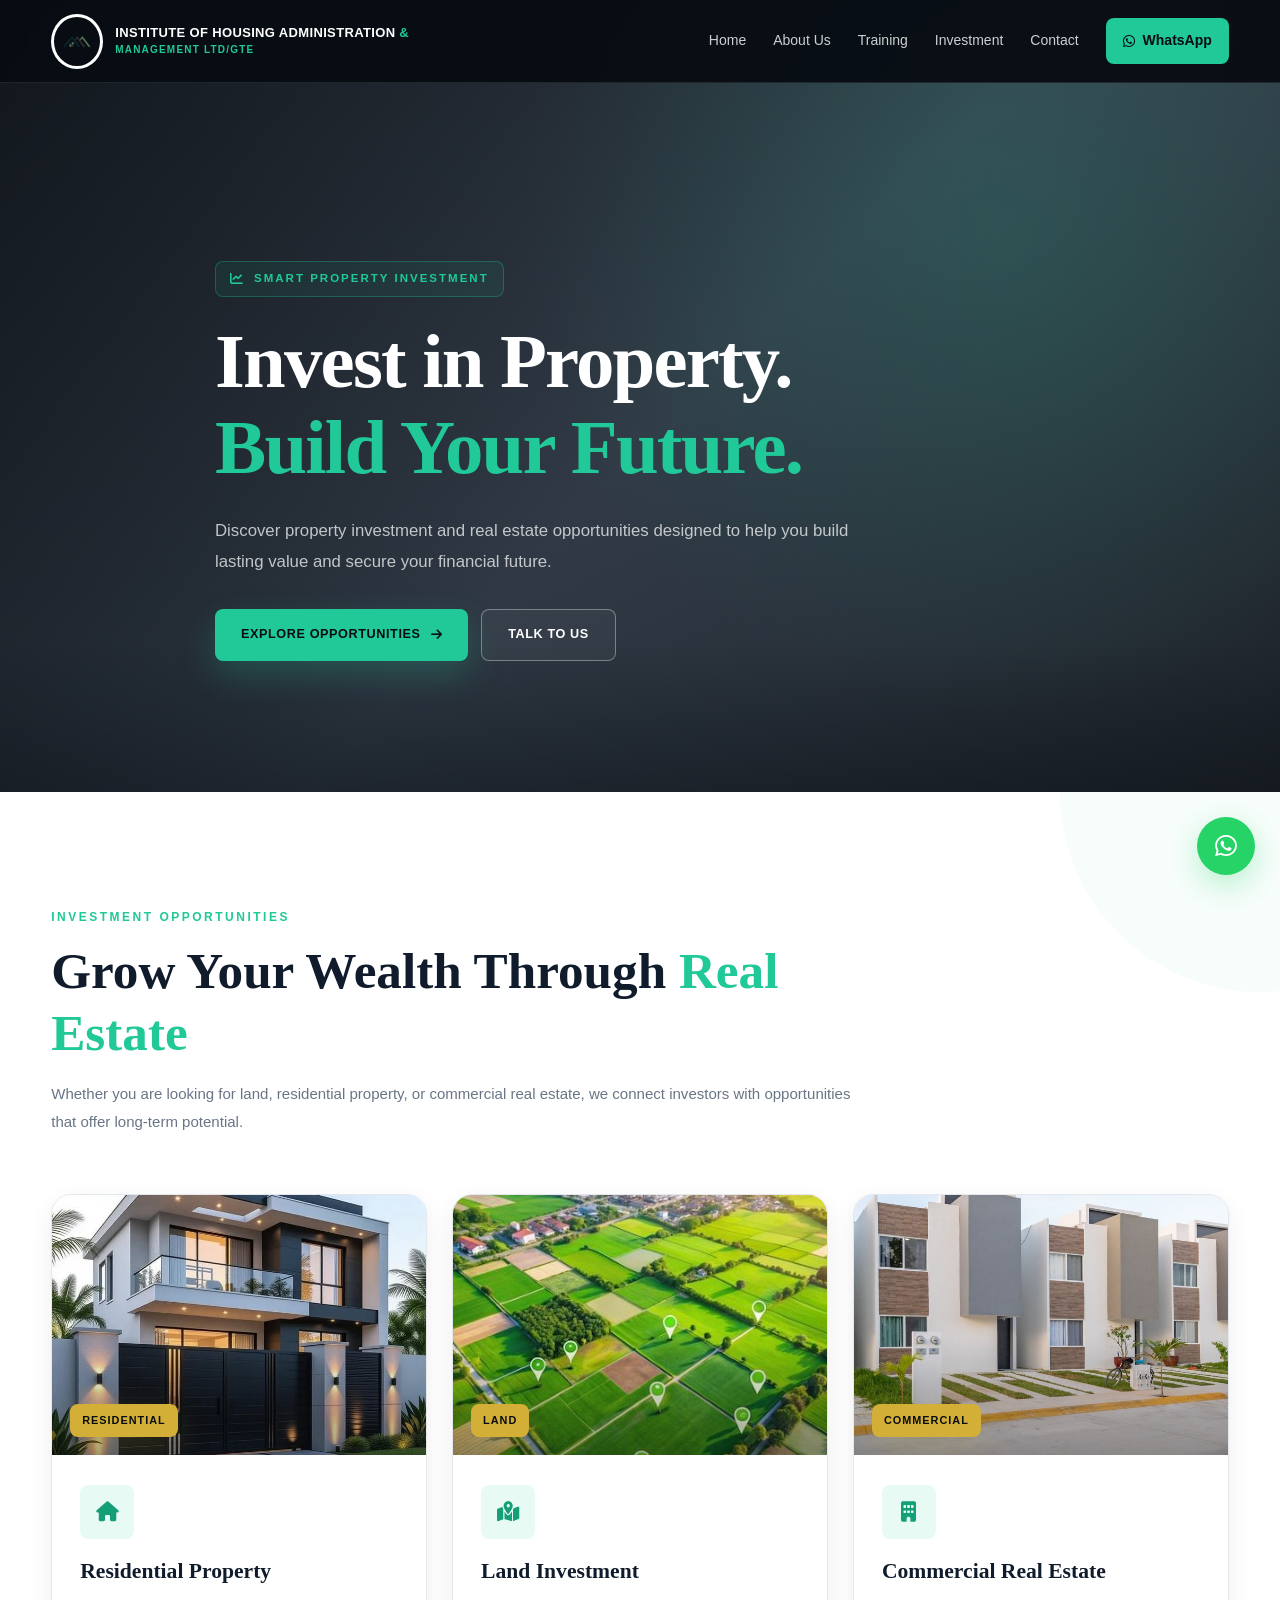
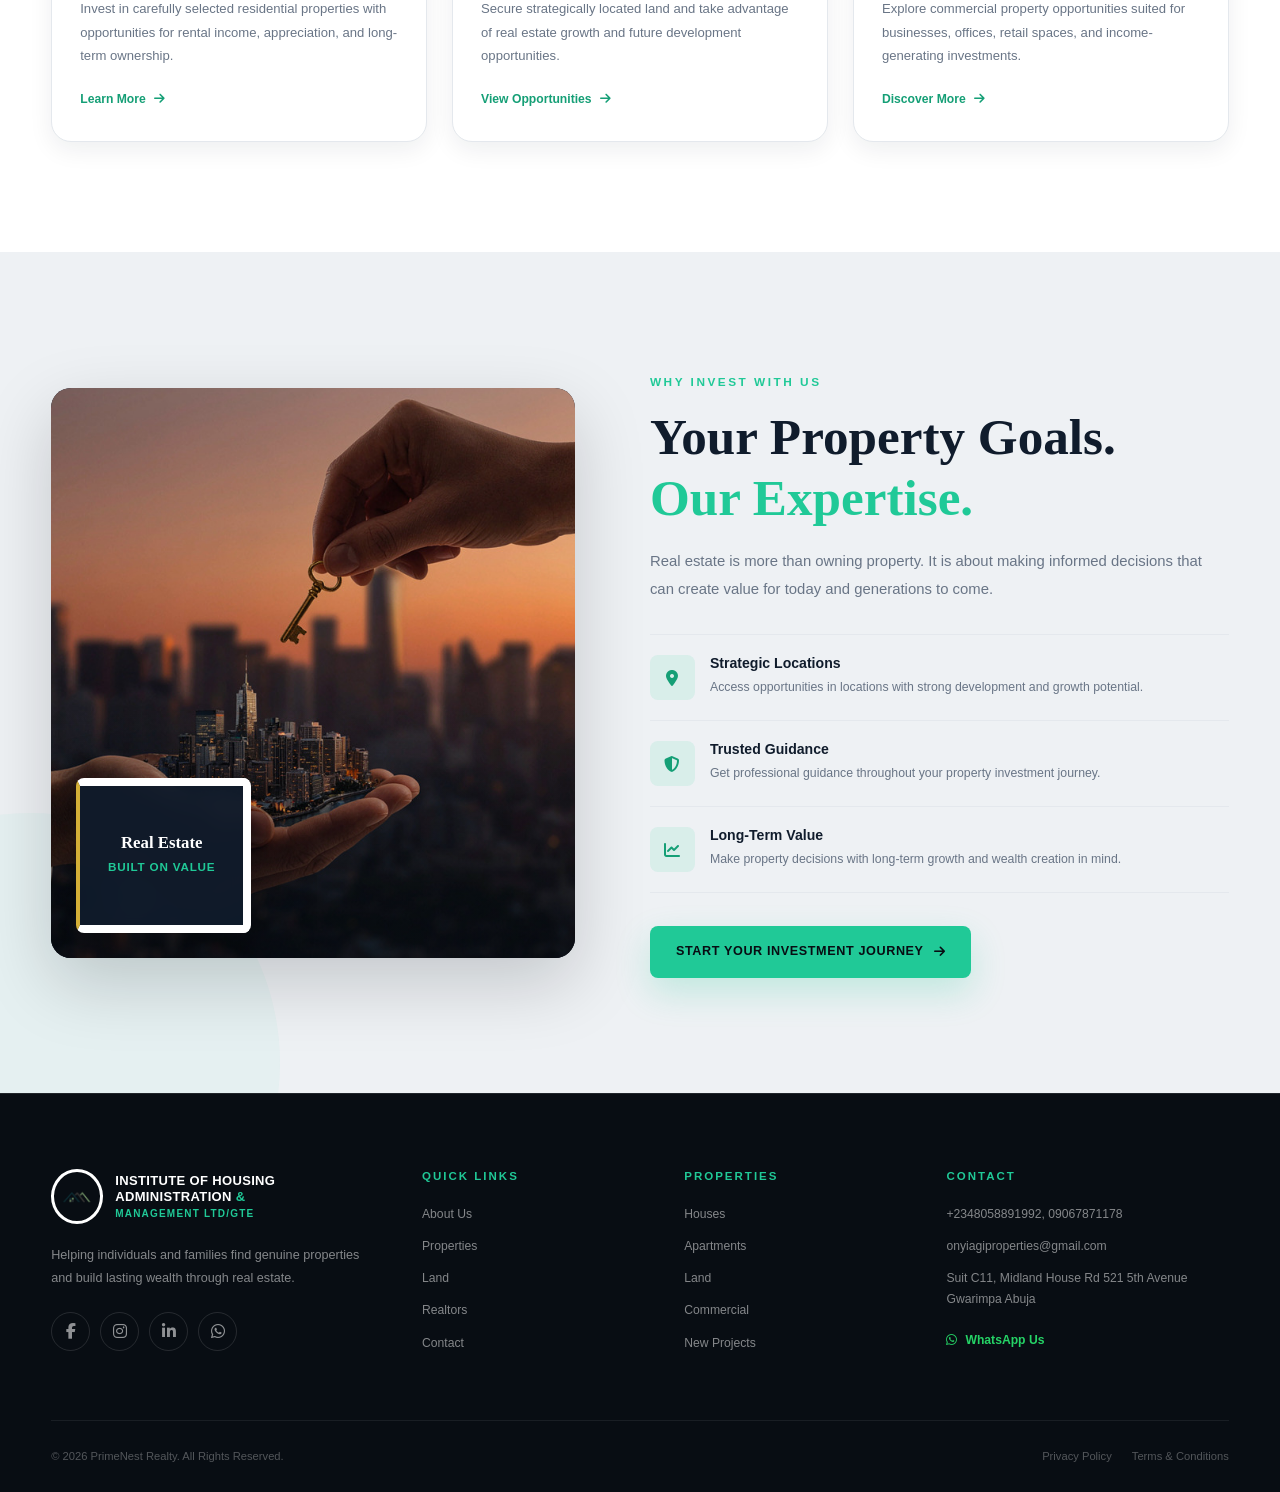
<file: investment.html>
<!DOCTYPE html>
<html lang="en">

<head>
    <meta charset="UTF-8">
    <meta name="viewport" content="width=device-width, initial-scale=1.0">

    <title>Investment | Institute of Housing Administration & Management</title>
    <!-- <link rel="stylesheet" href="style.css"> -->
     <link rel="stylesheet" href="check.css">
     <link rel="stylesheet" href="investment.css">

    <!-- Font Awesome -->
    <link rel="stylesheet" href="https://cdnjs.cloudflare.com/ajax/libs/font-awesome/6.5.2/css/all.min.css">
</head>

<body>

    <!-- ================= HEADER ================= -->

    <header class="header">
        <div class="container nav-container">
            <a href="index.html" class="logo">
                <span class="logo-icon">
                   <img src="image/original logo.png" alt="Institute Logo">
                </span>

                <span>
                    INSTITUTE OF HOUSING ADMINISTRATION <span>&</span>
                    <small> MANAGEMENT LTD/GTE</small>
                </span>

            </a>

            <nav class="navbar" id="navbar">

                <a href="index.html" class="">Home</a>
                <a href="aboutUs.html" class="">About Us</a>
                <a href="training.html" class="">Training </a>
                <a href="investment.html" class="">Investment</a>
                <a href="contact.html">Contact</a>
                <a href="https://wa.me/2348000000000" class="nav-whatsapp" target="_blank">
                    <i class="fa-brands fa-whatsapp"></i>
                    WhatsApp
                </a>

            </nav>

            <button class="menu-btn" id="menuBtn">
                <i class="fa-solid fa-bars"></i>
            </button>

        </div>

    </header>


    <!-- ================= SECTION 1: HERO ================= -->

    <section class="investment-hero">

        <div class="hero-overlay"></div>

        <div class="container hero-content">

            <span class="hero-tag">
                <i class="fa-solid fa-chart-line"></i>
                SMART PROPERTY INVESTMENT
            </span>

            <h1>
                Invest in Property.<br>
                <span>Build Your Future.</span>
            </h1>

            <p>
                Discover property investment and real estate opportunities
                designed to help you build lasting value and secure your
                financial future.
            </p>

            <div class="hero-buttons">
                <a href="#opportunities" class="btn btn-primary">
                    Explore Opportunities
                    <i class="fa-solid fa-arrow-right"></i>
                </a>

                <a href="contact.html" class="btn btn-outline">
                    Talk to Us
                </a>
            </div>

        </div>

    </section>


    <!-- ================= SECTION 2: OPPORTUNITIES ================= -->

    <section class="opportunities" id="opportunities">

        <div class="container">

            <div class="training-content">

                <span class="training-label">INVESTMENT OPPORTUNITIES</span>

                <h2 class="training-title">
                    Grow Your Wealth Through <span>Real Estate</span>
                </h2>

                <p class="section-tag">
                    Whether you are looking for land, residential property,
                    or commercial real estate, we connect investors with
                    opportunities that offer long-term potential.
                </p>

            </div>


            <div class="investment-grid">

                <!-- Card 1 -->

                <article class="investment-card">

                    <div class="card-image">
                        <img src="image/residential property.jpg" alt="Residential property investment">

                        <span class="card-label">Residential</span>
                    </div>

                    <div class="card-content">

                        <div class="card-icon">
                            <i class="fa-solid fa-house"></i>
                        </div>

                        <h3>Residential Property</h3>

                        <p>
                            Invest in carefully selected residential
                            properties with opportunities for rental income,
                            appreciation, and long-term ownership.
                        </p>

                        <a href="contact.html">
                            Learn More
                            <i class="fa-solid fa-arrow-right"></i>
                        </a>

                    </div>

                </article>


                <!-- Card 2 -->

                <article class="investment-card">

                    <div class="card-image">
                        <img src="image/land property.jpeg" alt="Land investment opportunity">

                        <span class="card-label">Land</span>
                    </div>

                    <div class="card-content">

                        <div class="card-icon">
                            <i class="fa-solid fa-map-location-dot"></i>
                        </div>

                        <h3>Land Investment</h3>

                        <p>
                            Secure strategically located land and take
                            advantage of real estate growth and future
                            development opportunities.
                        </p>

                        <a href="contact.html">
                            View Opportunities
                            <i class="fa-solid fa-arrow-right"></i>
                        </a>

                    </div>

                </article>


                <!-- Card 3 -->

                <article class="investment-card">

                    <div class="card-image">
                        <img src="image/commercial property.jpg" alt="Commercial property investment">

                        <span class="card-label">Commercial</span>
                    </div>

                    <div class="card-content">

                        <div class="card-icon">
                            <i class="fa-solid fa-building"></i>
                        </div>

                        <h3>Commercial Real Estate</h3>

                        <p>
                            Explore commercial property opportunities suited
                            for businesses, offices, retail spaces, and
                            income-generating investments.
                        </p>

                        <a href="contact.html">
                            Discover More
                            <i class="fa-solid fa-arrow-right"></i>
                        </a>

                    </div>

                </article>

            </div>

        </div>

    </section>


    <!-- ================= SECTION 3: WHY INVEST ================= -->

    <section class="why-invest">

        <div class="container why-container">

            <div class="why-image">

                <img src="image/WhatsApp Image 2026-09-13 at 7.37.57 AM.jpeg" alt="Real estate investment">

                <div class="experience-box">
                    <strong>Real Estate</strong>
                    <span>Built on Value</span>
                </div>

            </div>


            <div class="why-content">

                <span class="section-tag">WHY INVEST WITH US</span>

                <h2>
                    Your Property Goals.
                    <span>Our Expertise.</span>
                </h2>

                <p class="intro">
                    Real estate is more than owning property. It is about
                    making informed decisions that can create value for
                    today and generations to come.
                </p>


                <div class="benefits">

                    <div class="benefit">

                        <div class="benefit-icon">
                            <i class="fa-solid fa-location-dot"></i>
                        </div>

                        <div>
                            <h3>Strategic Locations</h3>
                            <p>
                                Access opportunities in locations with
                                strong development and growth potential.
                            </p>
                        </div>

                    </div>


                    <div class="benefit">

                        <div class="benefit-icon">
                            <i class="fa-solid fa-shield-halved"></i>
                        </div>

                        <div>
                            <h3>Trusted Guidance</h3>
                            <p>
                                Get professional guidance throughout your
                                property investment journey.
                            </p>
                        </div>

                    </div>


                    <div class="benefit">

                        <div class="benefit-icon">
                            <i class="fa-solid fa-chart-line"></i>
                        </div>

                        <div>
                            <h3>Long-Term Value</h3>
                            <p>
                                Make property decisions with long-term
                                growth and wealth creation in mind.
                            </p>
                        </div>

                    </div>

                </div>


                <a href="contact.html" class="btn btn-primary">
                    Start Your Investment Journey
                    <i class="fa-solid fa-arrow-right"></i>
                </a>

            </div>

        </div>

    </section>










    <!-- ================= FOOTER ================= -->

    <footer class="footer">

        <div class="container footer-grid">

            <div class="footer-about">

                <a href="#" class="logo footer-logo">

                    <span class="logo-icon">
                       <img src="image/original logo.png" alt="Institute Logo">
                        <!-- <i class="fa-solid fa-house"></i> -->
                    </span>
                    <span>
                        INSTITUTE OF HOUSING ADMINISTRATION <span>& </span>
                        <small> MANAGEMENT LTD/GTE</small>
                    </span>

                </a>

                <p>
                    Helping individuals and families find genuine properties
                    and build lasting wealth through real estate.
                </p>

                <div class="socials">

                    <a href="#">
                        <i class="fa-brands fa-facebook-f"></i>
                    </a>

                    <a href="#">
                        <i class="fa-brands fa-instagram"></i>
                    </a>

                    <a href="#">
                        <i class="fa-brands fa-linkedin-in"></i>
                    </a>

                    <a href="https://wa.me/2348000000000">
                        <i class="fa-brands fa-whatsapp"></i>
                    </a>

                </div>

            </div>


            <div class="footer-column">

                <h4>Quick Links</h4>

                <a href="#about">About Us</a>
                <a href="#properties">Properties</a>
                <a href="#land">Land</a>
                <a href="#realtors">Realtors</a>
                <a href="#contact">Contact</a>

            </div>


            <div class="footer-column">

                <h4>Properties</h4>

                <a href="#">Houses</a>
                <a href="#">Apartments</a>
                <a href="#">Land</a>
                <a href="#">Commercial</a>
                <a href="#">New Projects</a>

            </div>


            <div class="footer-column">

                <h4>Contact</h4>

                <a href="tel:+2348058891992, 09067871178">
                    +2348058891992, 09067871178
                </a>

                <a href="mailto:onyiagiproperties@gmail.com">
                    onyiagiproperties@gmail.com
                </a>

                <span>
                    Suit C11, Midland House Rd 521 5th Avenue Gwarimpa Abuja
                </span>

                <a href="https://wa.me/2348000000000" target="_blank" class="footer-whatsapp">

                    <i class="fa-brands fa-whatsapp"></i>
                    WhatsApp Us

                </a>

            </div>

        </div>


        <div class="footer-bottom container">

            <span>
                © 2026 PrimeNest Realty. All Rights Reserved.
            </span>

            <div>
                <a href="#">Privacy Policy</a>
                <a href="#">Terms & Conditions</a>
            </div>

        </div>

    </footer>


    <!-- ================= FLOATING WHATSAPP ================= -->

    <a href="https://wa.me/2348000000000?text=Hello%2C%20I%20found%20your%20real%20estate%20website%20and%20I%20would%20like%20to%20make%20an%20enquiry."
        class="floating-whatsapp" target="_blank" aria-label="Chat on WhatsApp">

        <i class="fa-brands fa-whatsapp"></i>

    </a>





</body>
<script>
    const menuBtn = document.getElementById("menuBtn");
    const navbar = document.getElementById("navbar");
    menuBtn.addEventListener("click", () => {
        navbar.classList.toggle("show");
        const icon = menuBtn.querySelector("i");
        if (navbar.classList.contains("show")) {
            icon.classList.remove("fa-bars");
            icon.classList.add("fa-xmark");
        } else {
            icon.classList.remove("fa-xmark");
            icon.classList.add("fa-bars");
        }
    });

    document.querySelectorAll(".navbar a").forEach(link => {
        link.addEventListener("click", () => {
            navbar.classList.remove("show");
            const icon = menuBtn.querySelector("i");
            icon.classList.remove("fa-xmark");
            icon.classList.add("fa-bars");
        });
    });
</script>

</html>
</file>
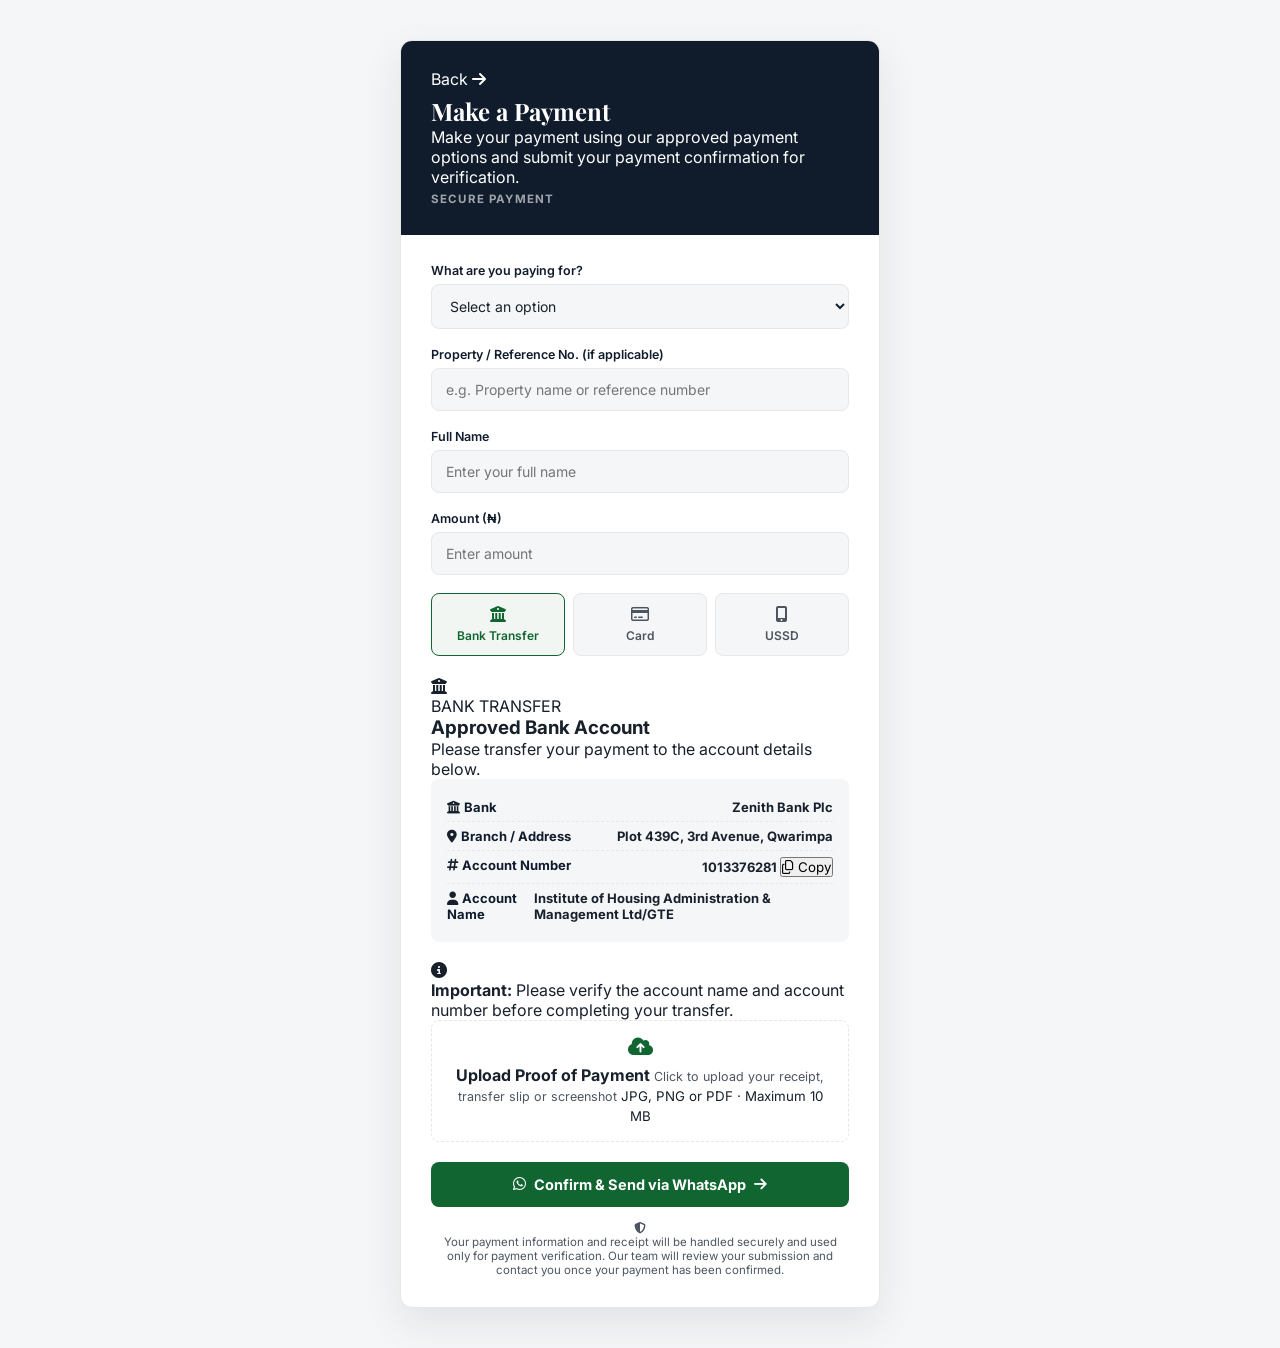
<file: paymentpage.html>
<!DOCTYPE html>
<html lang="en">

<head>
    <meta charset="UTF-8">
    <meta name="viewport" content="width=device-width, initial-scale=1.0">
    <title>Make a Payment</title>
    <link rel="stylesheet" href="https://cdnjs.cloudflare.com/ajax/libs/font-awesome/6.5.1/css/all.min.css">
</head>

<body>

    <!-- ================= PAYMENT PROMPT ================= -->
    <div class="iham-pay">
        <!-- PAYMENT HEADER -->
        <div class="iham-pay__head">

            <a href="training.html" class="btn btn-dark">
                Back
                <i class="fa-solid fa-arrow-right"></i>
            </a>
            

            <h1>Make a Payment</h1>

            <p class="iham-pay__intro">
                Make your payment using our approved payment options and
                submit your payment confirmation for verification.
            </p>

            <span class="iham-pay__eyebrow">
                SECURE PAYMENT
            </span> 

        </div>


        <div class="iham-pay__body">

            <form id="iham-pay-form">

                <!-- PAYMENT PURPOSE -->
                <div class="iham-form-group">

                    <label for="payFor">
                        What are you paying for?
                    </label>

                    <select id="payFor" required>

                        <option value="">
                            Select an option
                        </option>

                        <option value="Property Deposit">
                            Property Deposit
                        </option>

                        <option value="Property Purchase (Full Payment)">
                            Property Purchase (Full Payment)
                        </option>

                        <option value="Rent Payment">
                            Rent Payment
                        </option>

                        <option value="Training Program Fee">
                            Training Program Fee
                        </option>

                        <option value="Other">
                            Other
                        </option>

                    </select>

                </div>


                <!-- REFERENCE -->
                <div class="iham-form-group">

                    <label for="payReference">
                        Property / Reference No.
                        <span>(if applicable)</span>
                    </label>

                    <input type="text" id="payReference" placeholder="e.g. Property name or reference number">

                </div>


                <!-- NAME -->
                <div class="iham-form-group">

                    <label for="payName">
                        Full Name
                    </label>

                    <input type="text" id="payName" placeholder="Enter your full name" required>

                </div>


                <!-- AMOUNT -->
                <div class="iham-form-group">

                    <label for="payAmount">
                        Amount (₦)
                    </label>

                    <input type="number" id="payAmount" placeholder="Enter amount" min="1" required>

                </div>


                <!-- ERROR -->
                <p class="iham-pay-error" id="iham-pay-error">
                    Please select a payment method before continuing.
                </p>


                <!-- PAYMENT METHODS -->
                <div class="iham-pay-tabs">

                    <button type="button" class="iham-pay-tab active" data-method="transfer">
                        <i class="fa-solid fa-building-columns"></i>

                        <span>Bank Transfer</span>
                    </button>


                    <button type="button" class="iham-pay-tab" data-method="card">
                        <i class="fa-regular fa-credit-card"></i>

                        <span>Card</span>
                    </button>


                    <button type="button" class="iham-pay-tab" data-method="ussd">
                        <i class="fa-solid fa-mobile-screen-button"></i>

                        <span>USSD</span>
                    </button>

                </div>


                <!-- =================================================
                 BANK TRANSFER
            ================================================== -->

                <div class="iham-pay-panel active" id="panel-transfer">

                    <div class="iham-bank-heading">

                        <div class="iham-bank-icon">
                            <i class="fa-solid fa-building-columns"></i>
                        </div>

                        <div>

                            <span>
                                BANK TRANSFER
                            </span>

                            <h3>
                                Approved Bank Account
                            </h3>

                            <p>
                                Please transfer your payment to the account
                                details below.
                            </p>

                        </div>

                    </div>


                    <!-- BANK DETAILS -->
                    <div class="iham-detail-box">

                        <div class="iham-detail-row">

                            <div class="iham-detail-label">
                                <i class="fa-solid fa-building-columns"></i>

                                <span>Bank</span>
                            </div>

                            <strong>
                                Zenith Bank Plc
                            </strong>

                        </div>


                        <div class="iham-detail-row">

                            <div class="iham-detail-label">
                                <i class="fa-solid fa-location-dot"></i>

                                <span>Branch / Address</span>
                            </div>

                            <strong>
                                Plot 439C, 3rd Avenue, Qwarimpa
                            </strong>

                        </div>


                        <div class="iham-detail-row">

                            <div class="iham-detail-label">
                                <i class="fa-solid fa-hashtag"></i>

                                <span>Account Number</span>
                            </div>

                            <div class="iham-account-number">

                                <strong>
                                    1013376281
                                </strong>

                                <button type="button" class="iham-copy-btn" onclick="copyIhamAccount()">
                                    <i class="fa-regular fa-copy"></i>
                                    Copy
                                </button>

                            </div>

                        </div>


                        <div class="iham-detail-row">

                            <div class="iham-detail-label">
                                <i class="fa-solid fa-user"></i>

                                <span>Account Name</span>
                            </div>

                            <strong>
                                Institute of Housing Administration
                                &amp; Management Ltd/GTE
                            </strong>

                        </div>

                    </div>


                    <!-- BANK NOTICE -->
                    <div class="iham-bank-notice">

                        <i class="fa-solid fa-circle-info"></i>

                        <p>
                            <strong>Important:</strong>
                            Please verify the account name and account number
                            before completing your transfer.
                        </p>

                    </div>


                    <!-- RECEIPT UPLOAD -->
                    <div class="iham-upload-group" onclick="document.getElementById('paySlipUpload').click()">

                        <div class="iham-upload-icon">
                            <i class="fa-solid fa-cloud-arrow-up"></i>
                        </div>

                        <div class="iham-upload-content">

                            <strong id="uploadLabel">
                                Upload Proof of Payment
                            </strong>

                            <span>
                                Click to upload your receipt,
                                transfer slip or screenshot
                            </span>

                            <small>
                                JPG, PNG or PDF · Maximum 10 MB
                            </small>

                        </div>

                        <input type="file" id="paySlipUpload" accept="image/*,.pdf">

                    </div>

                </div>


                <!-- =================================================
                 CARD PAYMENT
            ================================================== -->

                <div class="iham-pay-panel" id="panel-card">

                    <div class="iham-bank-heading">

                        <div class="iham-bank-icon">
                            <i class="fa-regular fa-credit-card"></i>
                        </div>

                        <div>

                            <span>
                                CARD PAYMENT
                            </span>

                            <h3>
                                Pay Securely With Your Card
                            </h3>

                            <p>
                                Enter your card details to continue.
                            </p>

                        </div>

                    </div>


                    <div class="iham-form-group">

                        <label for="cardNumber">
                            Card Number
                        </label>

                        <input type="text" id="cardNumber" placeholder="0000 0000 0000 0000" maxlength="19">

                    </div>


                    <div class="iham-card-grid">

                        <div class="iham-form-group">

                            <label for="cardExpiry">
                                Expiry Date
                            </label>

                            <input type="text" id="cardExpiry" placeholder="MM/YY" maxlength="5">

                        </div>


                        <div class="iham-form-group">

                            <label for="cardCvv">
                                CVV
                            </label>

                            <input type="text" id="cardCvv" placeholder="123" maxlength="3">

                        </div>

                    </div>

                </div>


                <!-- =================================================
                 USSD PAYMENT
            ================================================== -->

                <div class="iham-pay-panel" id="panel-ussd">

                    <div class="iham-bank-heading">

                        <div class="iham-bank-icon">
                            <i class="fa-solid fa-mobile-screen-button"></i>
                        </div>

                        <div>

                            <span>
                                USSD PAYMENT
                            </span>

                            <h3>
                                Pay Using USSD
                            </h3>

                            <p>
                                Dial the code below using the phone number
                                linked to your bank account.
                            </p>

                        </div>

                    </div>


                    <div class="iham-ussd-code">
                        *966*00*1013376281#
                    </div>


                    <p class="iham-ussd-instruction">
                        Follow your bank's instructions to complete the
                        transaction. After payment, upload your confirmation
                        below.
                    </p>


                    <div class="iham-upload-group" onclick="document.getElementById('paySlipUploadUssd').click()">

                        <div class="iham-upload-icon">
                            <i class="fa-solid fa-cloud-arrow-up"></i>
                        </div>

                        <div class="iham-upload-content">

                            <strong id="uploadLabelUssd">
                                Upload Payment Confirmation
                            </strong>

                            <span>
                                Click to upload your transaction receipt
                            </span>

                            <small>
                                JPG, PNG or PDF · Maximum 10 MB
                            </small>

                        </div>

                        <input type="file" id="paySlipUploadUssd" accept="image/*,.pdf">

                    </div>

                </div>


                <!-- SUBMIT -->
                <button type="submit" class="iham-pay-submit" id="iham-pay-submit">

                    <i class="fa-brands fa-whatsapp"></i>

                    <span>
                        Confirm &amp; Send via WhatsApp
                    </span>

                    <i class="fa-solid fa-arrow-right"></i>

                </button>


                <!-- SECURITY -->
                <div class="iham-pay-note">

                    <i class="fa-solid fa-shield-halved"></i>

                    <p>
                        Your payment information and receipt will be handled
                        securely and used only for payment verification.
                        Our team will review your submission and contact you
                        once your payment has been confirmed.
                    </p>

                </div>

            </form>

        </div>

    </div>

    <script>
        // wa.me requires digits only — country code + number, no "+",
        // spaces, or dashes. Replace with the Institute's real number.
        const WHATSAPP_NUMBER = '2348058891992';

        let activeMethod = 'transfer';

        document.querySelectorAll('.iham-pay-tab').forEach(tab => {
            tab.addEventListener('click', function () {
                document.querySelectorAll('.iham-pay-tab').forEach(t => t.classList.remove('active'));
                document.querySelectorAll('.iham-pay-panel').forEach(p => p.classList.remove('active'));
                this.classList.add('active');
                activeMethod = this.dataset.method;
                document.getElementById('panel-' + activeMethod).classList.add('active');
            });
        });

        function wireUploadLabel(inputId, labelId) {
            document.getElementById(inputId).addEventListener('change', function () {
                const label = document.getElementById(labelId);
                label.textContent = this.files[0] ? this.files[0].name : 'Click to upload proof of payment';
            });
        }
        wireUploadLabel('paySlipUpload', 'uploadLabel');
        wireUploadLabel('paySlipUploadUssd', 'uploadLabelUssd');

        const methodLabels = { transfer: 'Bank Transfer', card: 'Card', ussd: 'USSD' };

        document.getElementById('iham-pay-form').addEventListener('submit', function (e) {
            e.preventDefault();

            const payFor = document.getElementById('payFor').value;
            const reference = document.getElementById('payReference').value.trim();
            const name = document.getElementById('payName').value.trim();
            const amount = document.getElementById('payAmount').value;

            if (!payFor || !name || !amount) {
                this.reportValidity();
                return;
            }

            const message =
                `*Payment Notification — IHAM*%0A%0A` +
                `*Paying for:* ${payFor}%0A` +
                (reference ? `*Reference:* ${reference}%0A` : '') +
                `*Name:* ${name}%0A` +
                `*Amount:* ₦${Number(amount).toLocaleString('en-NG')}%0A` +
                `*Payment Method:* ${methodLabels[activeMethod]}%0A%0A` +
                `Please find my payment confirmation attached separately on WhatsApp.`;

            window.open(`https://wa.me/${WHATSAPP_NUMBER}?text=${message}`, '_blank');
        });
    </script>

</body>

 <style>
        @import url('https://fonts.googleapis.com/css2?family=Playfair+Display:wght@600;700&family=Inter:wght@400;500;600;700&display=swap');

        :root {
            --navy: #101c2c;
            --navy-light: #18283d;
            --green: #116530;
            --green-light: #1a8a43;
            --white: #ffffff;
            --light: #f5f6f8;
            --text: #4d5560;
            --dark: #17202b;
            --border: #e6e7e9;
            --red: #c0392b;
            --shadow: 0 15px 40px rgba(16, 28, 44, 0.09);
            --radius: 12px;
            --font-heading: 'Playfair Display', serif;
            --font-body: 'Inter', sans-serif;
        }

        * {
            box-sizing: border-box;
            margin: 0;
            padding: 0;
        }

        body {
            font-family: var(--font-body);
            color: var(--dark);
            background: var(--light);
            min-height: 100vh;
            display: flex;
            align-items: center;
            justify-content: center;
            padding: 40px 16px;
        }

        a {
            color: inherit;
            text-decoration: none;
        }

        button {
            font-family: inherit;
            cursor: pointer;
        }

        /* ================= PAYMENT CARD ================= */
        .iham-pay {
            width: 100%;
            max-width: 480px;
            background: var(--white);
            border: 1px solid var(--border);
            border-radius: var(--radius);
            box-shadow: var(--shadow);
            overflow: hidden;
        }

        .iham-pay__head {
            background: var(--navy);
            color: var(--white);
            padding: 28px 30px;
        }

        .iham-pay__head span {
            font-size: 11.5px;
            font-weight: 700;
            letter-spacing: 0.1em;
            text-transform: uppercase;
            color: rgba(255, 255, 255, 0.6);
        }

        .iham-pay__head h1 {
            font-family: var(--font-heading);
            font-size: 24px;
            margin-top: 6px;
        }

        .iham-pay__body {
            padding: 28px 30px 30px;
        }

        .iham-form-group {
            margin-bottom: 18px;
            display: flex;
            flex-direction: column;
            gap: 6px;
        }

        .iham-form-group label {
            font-size: 12.5px;
            font-weight: 600;
            color: var(--navy);
        }

        .iham-form-group input,
        .iham-form-group select {
            padding: 12px 14px;
            border: 1px solid var(--border);
            border-radius: 8px;
            font-family: inherit;
            font-size: 14px;
            background: var(--light);
            color: var(--dark);
            outline: none;
            transition: border-color 0.15s ease, box-shadow 0.15s ease;
        }

        .iham-form-group input:focus,
        .iham-form-group select:focus {
            border-color: var(--green);
            background: var(--white);
            box-shadow: 0 0 0 3px rgba(17, 101, 48, 0.14);
        }

        /* ---- Payment method tabs ---- */
        .iham-pay-tabs {
            display: grid;
            grid-template-columns: repeat(3, 1fr);
            gap: 8px;
            margin-bottom: 20px;
        }

        .iham-pay-tab {
            border: 1px solid var(--border);
            background: var(--light);
            border-radius: 8px;
            padding: 12px 8px;
            text-align: center;
            font-size: 12px;
            font-weight: 600;
            color: var(--text);
            transition: border-color 0.15s ease, background 0.15s ease, color 0.15s ease;
        }

        .iham-pay-tab i {
            display: block;
            font-size: 16px;
            margin-bottom: 6px;
        }

        .iham-pay-tab.active {
            border-color: var(--green);
            background: rgba(17, 101, 48, 0.06);
            color: var(--green);
        }

        .iham-pay-panel {
            display: none;
        }

        .iham-pay-panel.active {
            display: block;
        }

        .iham-detail-box {
            background: var(--light);
            border-radius: 8px;
            padding: 14px 16px;
            margin-bottom: 18px;
        }

        .iham-detail-row {
            display: flex;
            justify-content: space-between;
            font-size: 13px;
            padding: 6px 0;
            border-bottom: 1px dashed var(--border);
        }

        .iham-detail-row:last-child {
            border-bottom: none;
        }

        .iham-detail-row span:first-child {
            color: var(--text);
        }

        .iham-detail-row span:last-child {
            font-weight: 700;
            color: var(--navy);
        }

        .iham-ussd-code {
            text-align: center;
            background: var(--navy);
            color: var(--white);
            border-radius: 8px;
            padding: 18px;
            font-size: 20px;
            font-weight: 700;
            letter-spacing: 0.03em;
            margin-bottom: 14px;
        }

        .iham-upload-group {
            border: 1.5px dashed var(--border);
            border-radius: 8px;
            padding: 16px;
            text-align: center;
            margin-bottom: 20px;
            cursor: pointer;
            transition: border-color 0.15s ease;
        }

        .iham-upload-group:hover {
            border-color: var(--green);
        }

        .iham-upload-group i {
            font-size: 20px;
            color: var(--green);
            margin-bottom: 8px;
            display: block;
        }

        .iham-upload-group span {
            font-size: 12.5px;
            color: var(--text);
        }

        .iham-upload-group input[type="file"] {
            display: none;
        }

        .iham-pay-submit {
            width: 100%;
            padding: 14px;
            border: none;
            border-radius: 8px;
            background: var(--green);
            color: var(--white);
            font-size: 14.5px;
            font-weight: 700;
            display: flex;
            align-items: center;
            justify-content: center;
            gap: 8px;
            transition: background 0.2s ease;
        }

        .iham-pay-submit:hover {
            background: var(--green-light);
        }

        .iham-pay-note {
            text-align: center;
            font-size: 11.5px;
            color: var(--text);
            margin-top: 14px;
        }

        .iham-pay-error {
            font-size: 12.5px;
            color: var(--red);
            margin-bottom: 14px;
            display: none;
        }

        .iham-pay-error.show {
            display: block;
        }
    </style>

</html>
</file>
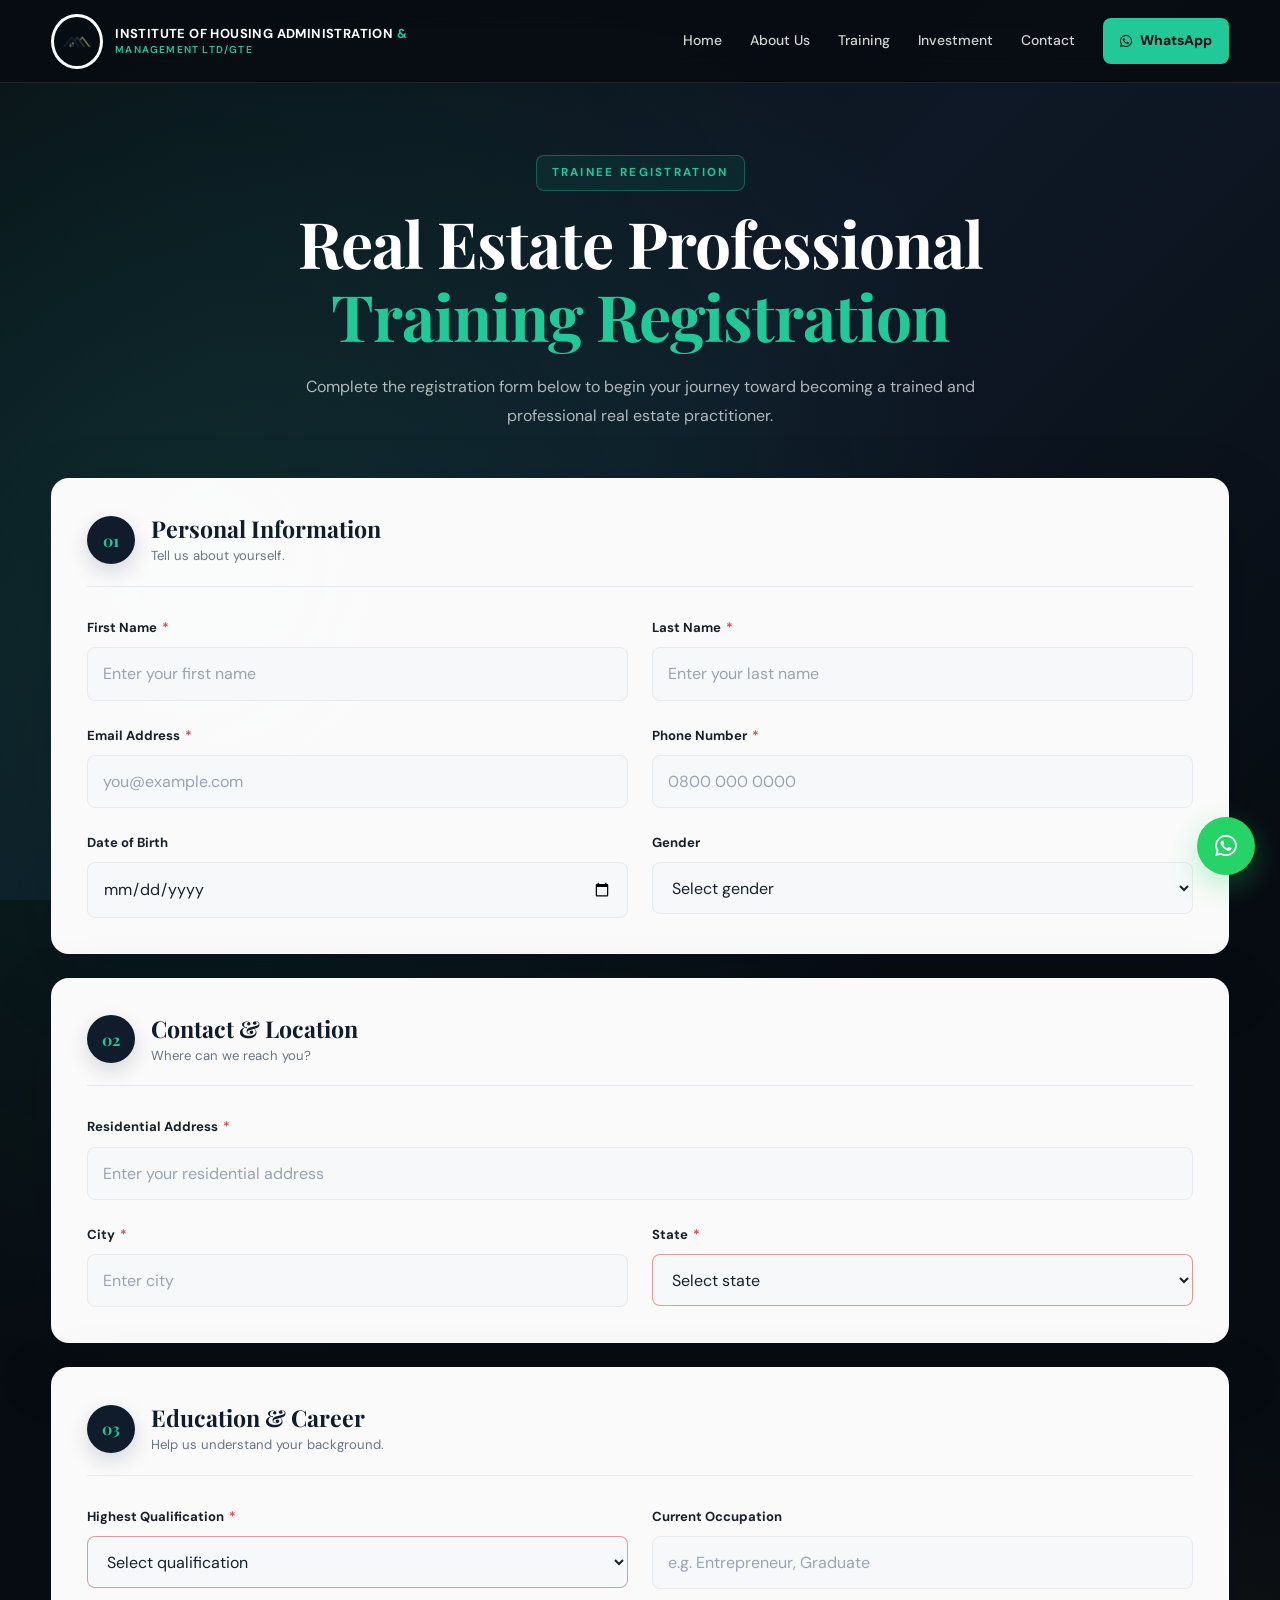
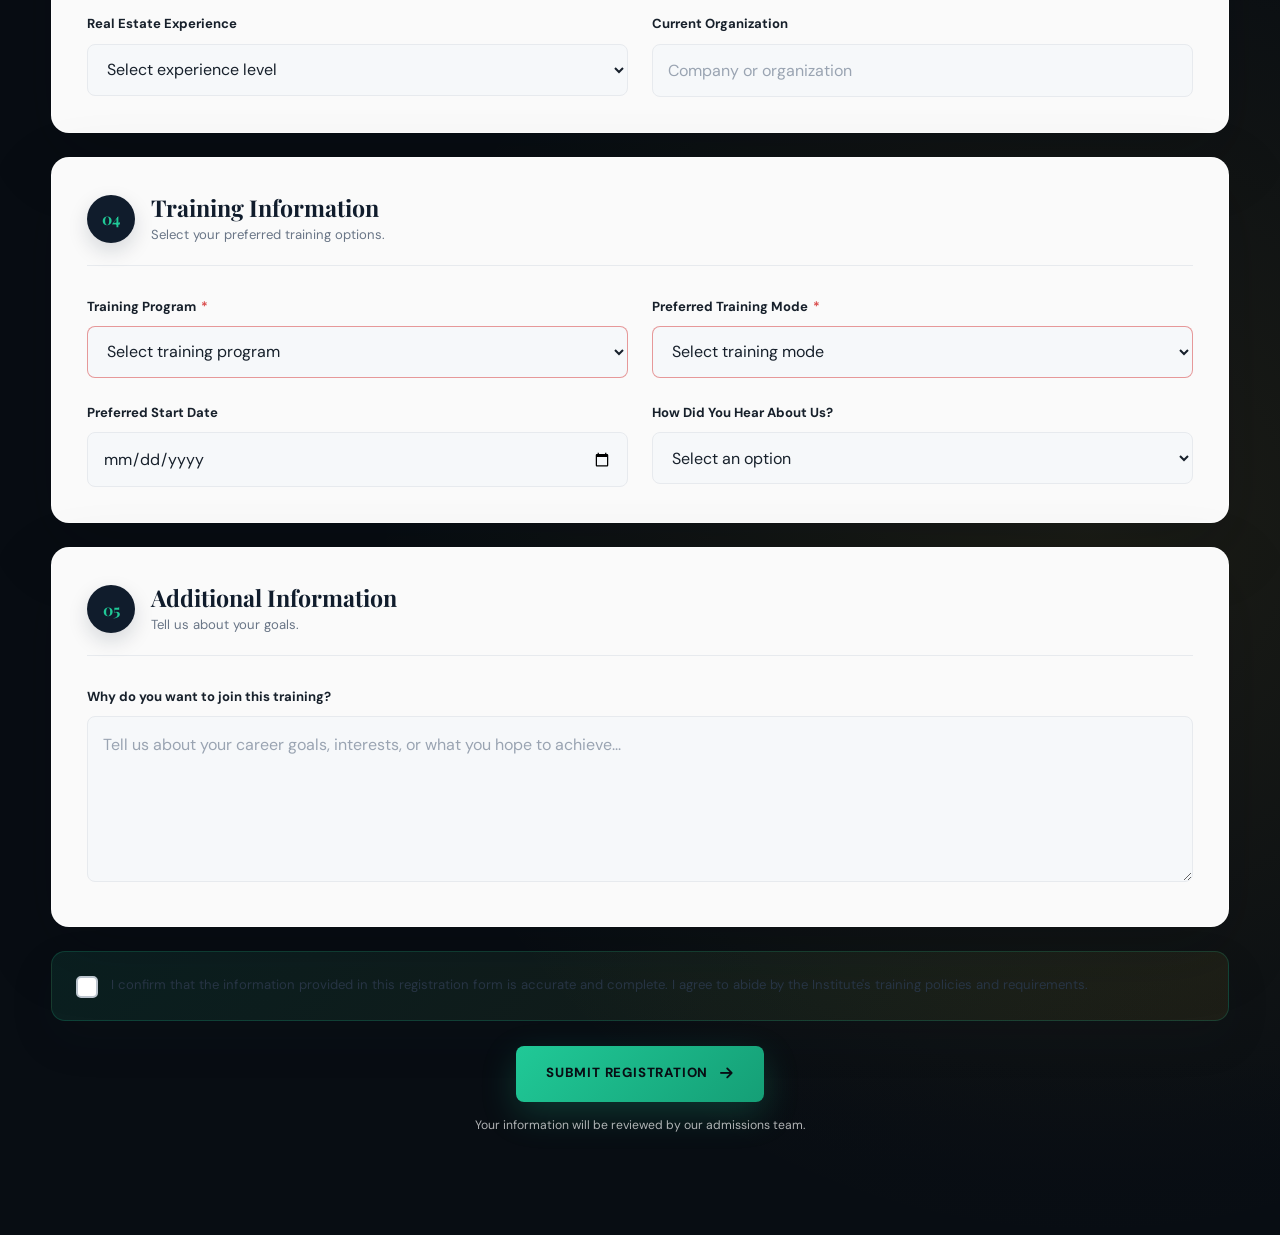
<file: registrationform.html>
<!DOCTYPE html>
<html lang="en">

<head>
    <meta charset="UTF-8">
    <meta name="viewport" content="width=device-width, initial-scale=1.0">
    <!-- <link rel="stylesheet" href="style.css"> -->
    <link rel="stylesheet" href="registration.css">
    <title>registrationform</title>

       <!-- Google Font -->
    <link rel="preconnect" href="https://fonts.googleapis.com">
    <link rel="preconnect" href="https://fonts.gstatic.com" crossorigin>

    <link
        href="https://fonts.googleapis.com/css2?family=DM+Sans:wght@400;500;600;700&family=Playfair+Display:wght@500;600;700&display=swap"
        rel="stylesheet">
    <!-- Font Awesome -->
    <link rel="stylesheet" href="https://cdnjs.cloudflare.com/ajax/libs/font-awesome/6.5.2/css/all.min.css">
    
</head>

<body>


    <header class="header">

        <div class="container nav-container">
            <a href="#" class="logo">
                <span class="logo-icon">
                   <img src="image/original logo.png" alt="Institute Logo">
                    <!-- <i class="fa-solid fa-house"></i> -->
                </span>

                <span>
                    INSTITUTE OF HOUSING ADMINISTRATION <span>& </span>
                    <small> MANAGEMENT LTD/GTE</small>
                </span>
            </a>

            <nav class="navbar" id="navbar">
                <a href="index.html" class="">Home</a>
                <a href="aboutUs.html">About Us</a>
                <a href="training.html">Training </a>
                <a href="investment.html" class="">Investment</a>
                <a href="contact.html">Contact</a>
               <a href="https://wa.me/2348000000000" class="nav-whatsapp" target="_blank">
                    <i class="fa-brands fa-whatsapp"></i>
                    WhatsApp
                </a>
            </nav>
            <button class="menu-btn" id="menuBtn">
                <i class="fa-solid fa-bars"></i>
            </button>
        </div>
    </header>

    <section class="trainee-registration" id="trainee-registration">
        <div class="trainee-registration-container">

        
            <div class="trainee-form-header">
                <span class="trainee-form-label">TRAINEE REGISTRATION</span>

                <h2>
                    Real Estate Professional
                    <span>Training Registration</span>
                </h2>

                <p>
                    Complete the registration form below to begin your journey
                    toward becoming a trained and professional real estate practitioner.
                </p>
            </div>

            <form class="trainee-form" action="#" method="POST">

                <!-- Personal Information -->
                <div class="form-section">
                    <div class="form-section-heading">
                        <span>01</span>
                        <div>
                            <h3>Personal Information</h3>
                            <p>Tell us about yourself.</p>
                        </div>
                    </div>

                    <div class="form-grid">

                        <div class="form-group">
                            <label for="first-name">
                                First Name <span>*</span>
                            </label>
                            <input type="text" id="first-name" name="first_name" placeholder="Enter your first name"
                                required>
                        </div>

                        <div class="form-group">
                            <label for="last-name">
                                Last Name <span>*</span>
                            </label>
                            <input type="text" id="last-name" name="last_name" placeholder="Enter your last name"
                                required>
                        </div>

                        <div class="form-group">
                            <label for="email">
                                Email Address <span>*</span>
                            </label>
                            <input type="email" id="email" name="email" placeholder="you@example.com" required>
                        </div>

                        <div class="form-group">
                            <label for="phone">
                                Phone Number <span>*</span>
                            </label>
                            <input type="tel" id="phone" name="phone" placeholder="0800 000 0000" required>
                        </div>

                        <div class="form-group">
                            <label for="date-of-birth">
                                Date of Birth
                            </label>
                            <input type="date" id="date-of-birth" name="date_of_birth">
                        </div>

                        <div class="form-group">
                            <label for="gender">
                                Gender
                            </label>
                            <select id="gender" name="gender">
                                <option value="">Select gender</option>
                                <option value="male">Male</option>
                                <option value="female">Female</option>
                                <option value="other">Other</option>
                                <option value="prefer-not-to-say">
                                    Prefer not to say
                                </option>
                            </select>
                        </div>

                    </div>
                </div>


                <!-- Contact Information -->
                <div class="form-section">
                    <div class="form-section-heading">
                        <span>02</span>
                        <div>
                            <h3>Contact & Location</h3>
                            <p>Where can we reach you?</p>
                        </div>
                    </div>

                    <div class="form-grid">

                        <div class="form-group form-full">
                            <label for="address">
                                Residential Address <span>*</span>
                            </label>
                            <input type="text" id="address" name="address" placeholder="Enter your residential address"
                                required>
                        </div>

                        <div class="form-group">
                            <label for="city">
                                City <span>*</span>
                            </label>
                            <input type="text" id="city" name="city" placeholder="Enter city" required>
                        </div>

                        <div class="form-group">
                            <label for="state">
                                State <span>*</span>
                            </label>
                            <select id="state" name="state" required>
                                <option value="">Select state</option>
                                <option value="abia">Abia</option>
                                <option value="adamawa">Adamawa</option>
                                <option value="akwa-ibom">Akwa Ibom</option>
                                <option value="anambra">Anambra</option>
                                <option value="bauchi">Bauchi</option>
                                <option value="bayelsa">Bayelsa</option>
                                <option value="benue">Benue</option>
                                <option value="borno">Borno</option>
                                <option value="cross-river">Cross River</option>
                                <option value="delta">Delta</option>
                                <option value="ebonyi">Ebonyi</option>
                                <option value="edo">Edo</option>
                                <option value="ekiti">Ekiti</option>
                                <option value="enugu">Enugu</option>
                                <option value="gombe">Gombe</option>
                                <option value="imo">Imo</option>
                                <option value="jigawa">Jigawa</option>
                                <option value="kaduna">Kaduna</option>
                                <option value="kano">Kano</option>
                                <option value="katsina">Katsina</option>
                                <option value="kebbi">Kebbi</option>
                                <option value="kogi">Kogi</option>
                                <option value="kwara">Kwara</option>
                                <option value="lagos">Lagos</option>
                                <option value="nasarawa">Nasarawa</option>
                                <option value="niger">Niger</option>
                                <option value="ogun">Ogun</option>
                                <option value="ondo">Ondo</option>
                                <option value="osun">Osun</option>
                                <option value="oyo">Oyo</option>
                                <option value="plateau">Plateau</option>
                                <option value="rivers">Rivers</option>
                                <option value="sokoto">Sokoto</option>
                                <option value="taraba">Taraba</option>
                                <option value="yobe">Yobe</option>
                                <option value="zamfara">Zamfara</option>
                                <option value="fct">FCT Abuja</option>
                            </select>
                        </div>

                    </div>
                </div>


                <!-- Education & Career -->
                <div class="form-section">
                    <div class="form-section-heading">
                        <span>03</span>
                        <div>
                            <h3>Education & Career</h3>
                            <p>Help us understand your background.</p>
                        </div>
                    </div>

                    <div class="form-grid">

                        <div class="form-group">
                            <label for="qualification">
                                Highest Qualification <span>*</span>
                            </label>
                            <select id="qualification" name="qualification" required>
                                <option value="">Select qualification</option>
                                <option value="secondary">
                                    Secondary School Certificate
                                </option>
                                <option value="ond">OND</option>
                                <option value="hnd">HND</option>
                                <option value="bsc">Bachelor's Degree</option>
                                <option value="masters">Master's Degree</option>
                                <option value="phd">PhD</option>
                                <option value="professional">
                                    Professional Qualification
                                </option>
                                <option value="other">Other</option>
                            </select>
                        </div>

                        <div class="form-group">
                            <label for="occupation">
                                Current Occupation
                            </label>
                            <input type="text" id="occupation" name="occupation"
                                placeholder="e.g. Entrepreneur, Graduate">
                        </div>

                        <div class="form-group">
                            <label for="experience">
                                Real Estate Experience
                            </label>
                            <select id="experience" name="experience">
                                <option value="">
                                    Select experience level
                                </option>
                                <option value="none">
                                    No experience
                                </option>
                                <option value="less-than-1">
                                    Less than 1 year
                                </option>
                                <option value="1-3">
                                    1 – 3 years
                                </option>
                                <option value="3-5">
                                    3 – 5 years
                                </option>
                                <option value="5-plus">
                                    More than 5 years
                                </option>
                            </select>
                        </div>

                        <div class="form-group">
                            <label for="organization">
                                Current Organization
                            </label>
                            <input type="text" id="organization" name="organization"
                                placeholder="Company or organization">
                        </div>

                    </div>
                </div>


                <!-- Training Information -->
                <div class="form-section">
                    <div class="form-section-heading">
                        <span>04</span>
                        <div>
                            <h3>Training Information</h3>
                            <p>Select your preferred training options.</p>
                        </div>
                    </div>

                    <div class="form-grid">

                        <div class="form-group">
                            <label for="training-program">
                                Training Program <span>*</span>
                            </label>
                            <select id="training-program" name="training_program" required>
                                <option value="">
                                    Select training program
                                </option>
                                <option value="property-management">
                                    Property Management
                                </option>
                                <option value="real-estate-agency">
                                    Real Estate Agency
                                </option>
                                <option value="property-administration">
                                    Property Administration
                                </option>
                                <option value="real-estate-sales">
                                    Real Estate Sales
                                </option>
                                <option value="housing-management">
                                    Housing Administration & Management
                                </option>
                            </select>
                        </div>

                        <div class="form-group">
                            <label for="training-mode">
                                Preferred Training Mode <span>*</span>
                            </label>
                            <select id="training-mode" name="training_mode" required>
                                <option value="">
                                    Select training mode
                                </option>
                                <option value="physical">Physical</option>
                                <option value="online">Online</option>
                                <option value="hybrid">Hybrid</option>
                            </select>
                        </div>

                        <div class="form-group">
                            <label for="start-date">
                                Preferred Start Date
                            </label>
                            <input type="date" id="start-date" name="start_date">
                        </div>

                        <div class="form-group">
                            <label for="referral">
                                How Did You Hear About Us?
                            </label>
                            <select id="referral" name="referral">
                                <option value="">
                                    Select an option
                                </option>
                                <option value="website">Website</option>
                                <option value="google">Google</option>
                                <option value="social-media">
                                    Social Media
                                </option>
                                <option value="friend">
                                    Friend / Referral
                                </option>
                                <option value="advertisement">
                                    Advertisement
                                </option>
                                <option value="other">Other</option>
                            </select>
                        </div>

                    </div>
                </div>


                <!-- Additional Information -->
                <div class="form-section">
                    <div class="form-section-heading">
                        <span>05</span>
                        <div>
                            <h3>Additional Information</h3>
                            <p>Tell us about your goals.</p>
                        </div>
                    </div>

                    <div class="form-group">
                        <label for="goals">
                            Why do you want to join this training?
                        </label>

                        <textarea id="goals" name="training_goals" rows="5"
                            placeholder="Tell us about your career goals, interests, or what you hope to achieve..."></textarea>
                    </div>
                </div>


                <!-- Agreement -->
                <div class="form-agreement">

                    <label class="checkbox-wrapper">
                        <input type="checkbox" name="agreement" required>

                        <span class="custom-checkbox"></span>

                        <span class="agreement-text">
                            I confirm that the information provided in this
                            registration form is accurate and complete. I agree
                            to abide by the Institute's training policies and
                            requirements.
                        </span>
                    </label>

                </div>


                <!-- Submit -->
                <div class="form-submit">
                    <button type="submit">
                        Submit Registration
                        <i class="fa-solid fa-arrow-right"></i>
                    </button>

                    <p>
                        Your information will be reviewed by our admissions team.
                    </p>
                </div>

            </form>

        </div>
    </section>


    <a href="https://wa.me/2348000000000?text=Hello%2C%20I%20found%20your%20real%20estate%20website%20and%20I%20would%20like%20to%20make%20an%20enquiry."
        class="floating-whatsapp" target="_blank" aria-label="Chat on WhatsApp">

        <i class="fa-brands fa-whatsapp"></i>

    </a>


</body>


<script>

    const menuBtn = document.getElementById("menuBtn");
    const navbar = document.getElementById("navbar");

    menuBtn.addEventListener("click", function () {

        navbar.classList.toggle("show");

        const icon = menuBtn.querySelector("i");

        if (navbar.classList.contains("show")) {
            icon.classList.remove("fa-bars");
            icon.classList.add("fa-xmark");
        } else {
            icon.classList.remove("fa-xmark");
            icon.classList.add("fa-bars");
        }

    });


    document.querySelectorAll(".navbar a").forEach(link => {

        link.addEventListener("click", function () {

            navbar.classList.remove("show");

            const icon = menuBtn.querySelector("i");

            icon.classList.remove("fa-xmark");
            icon.classList.add("fa-bars");

        });

    });

</script>

</html>
</file>
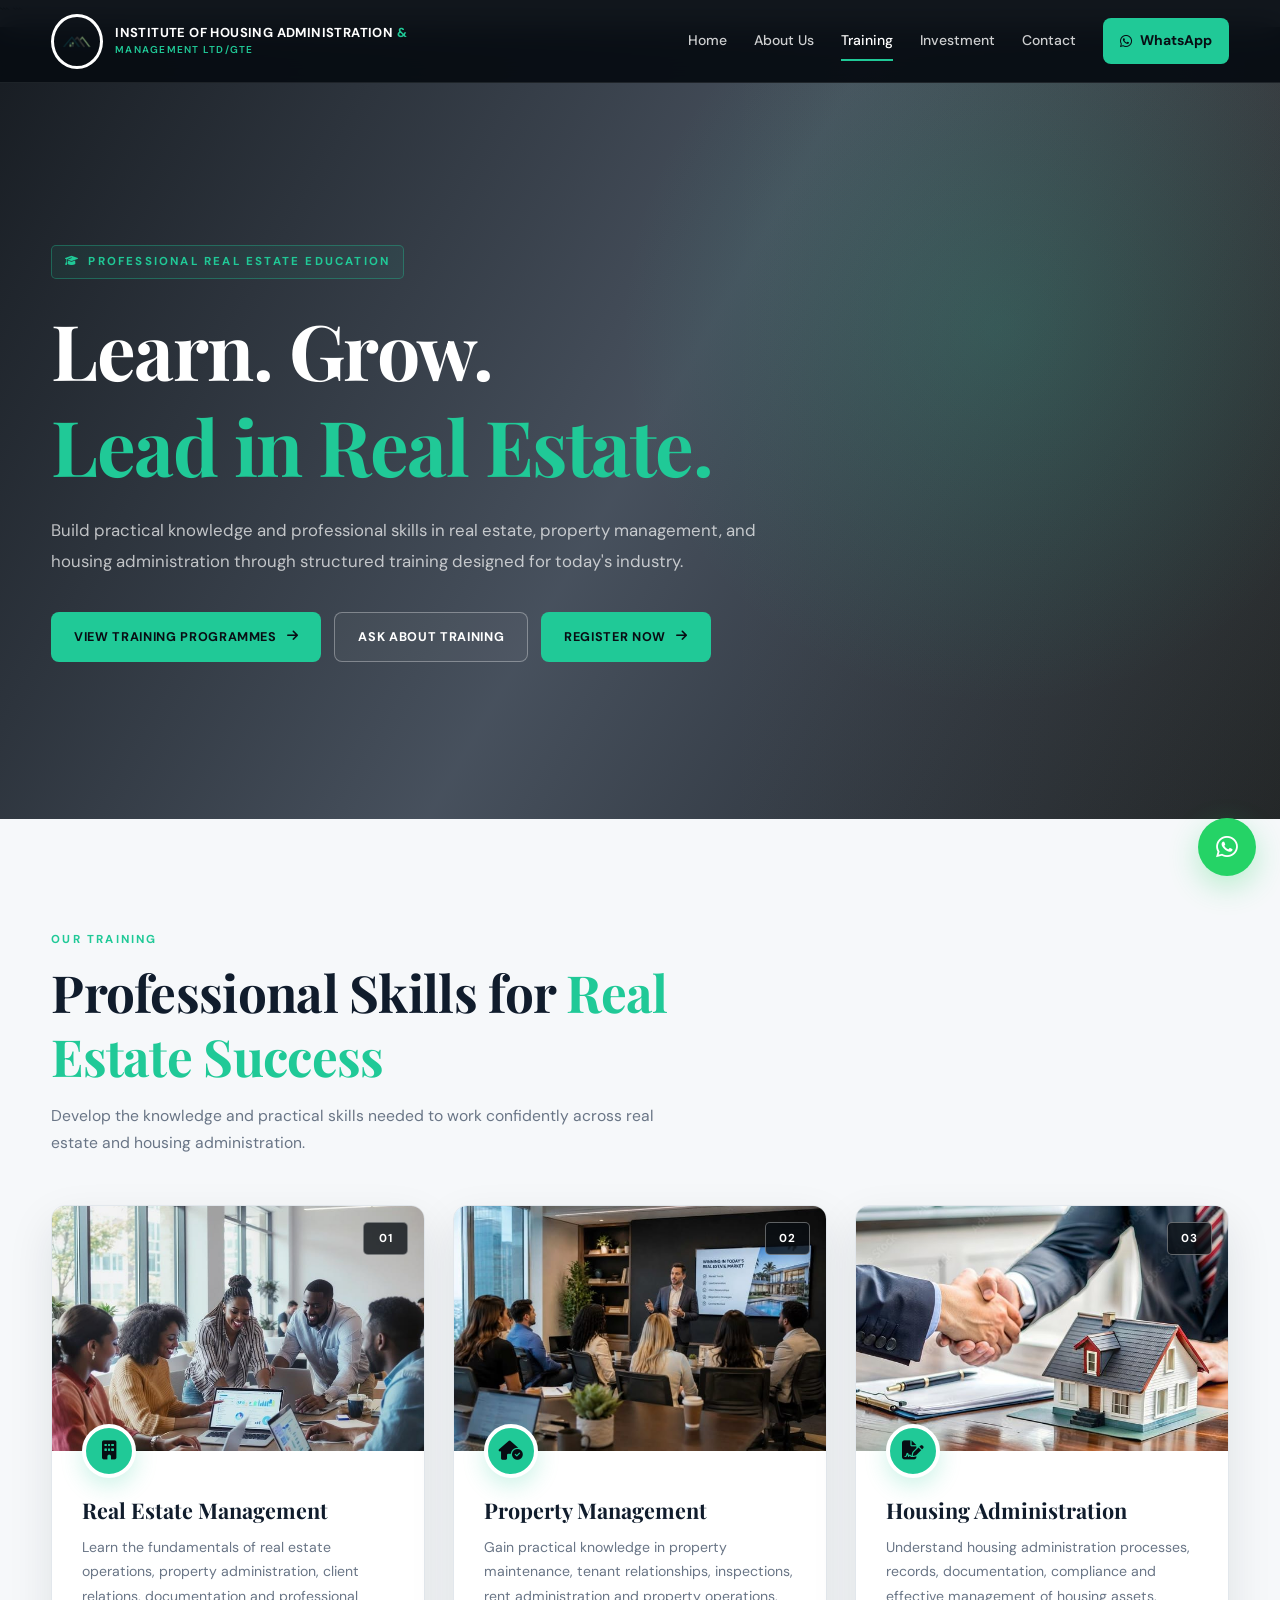
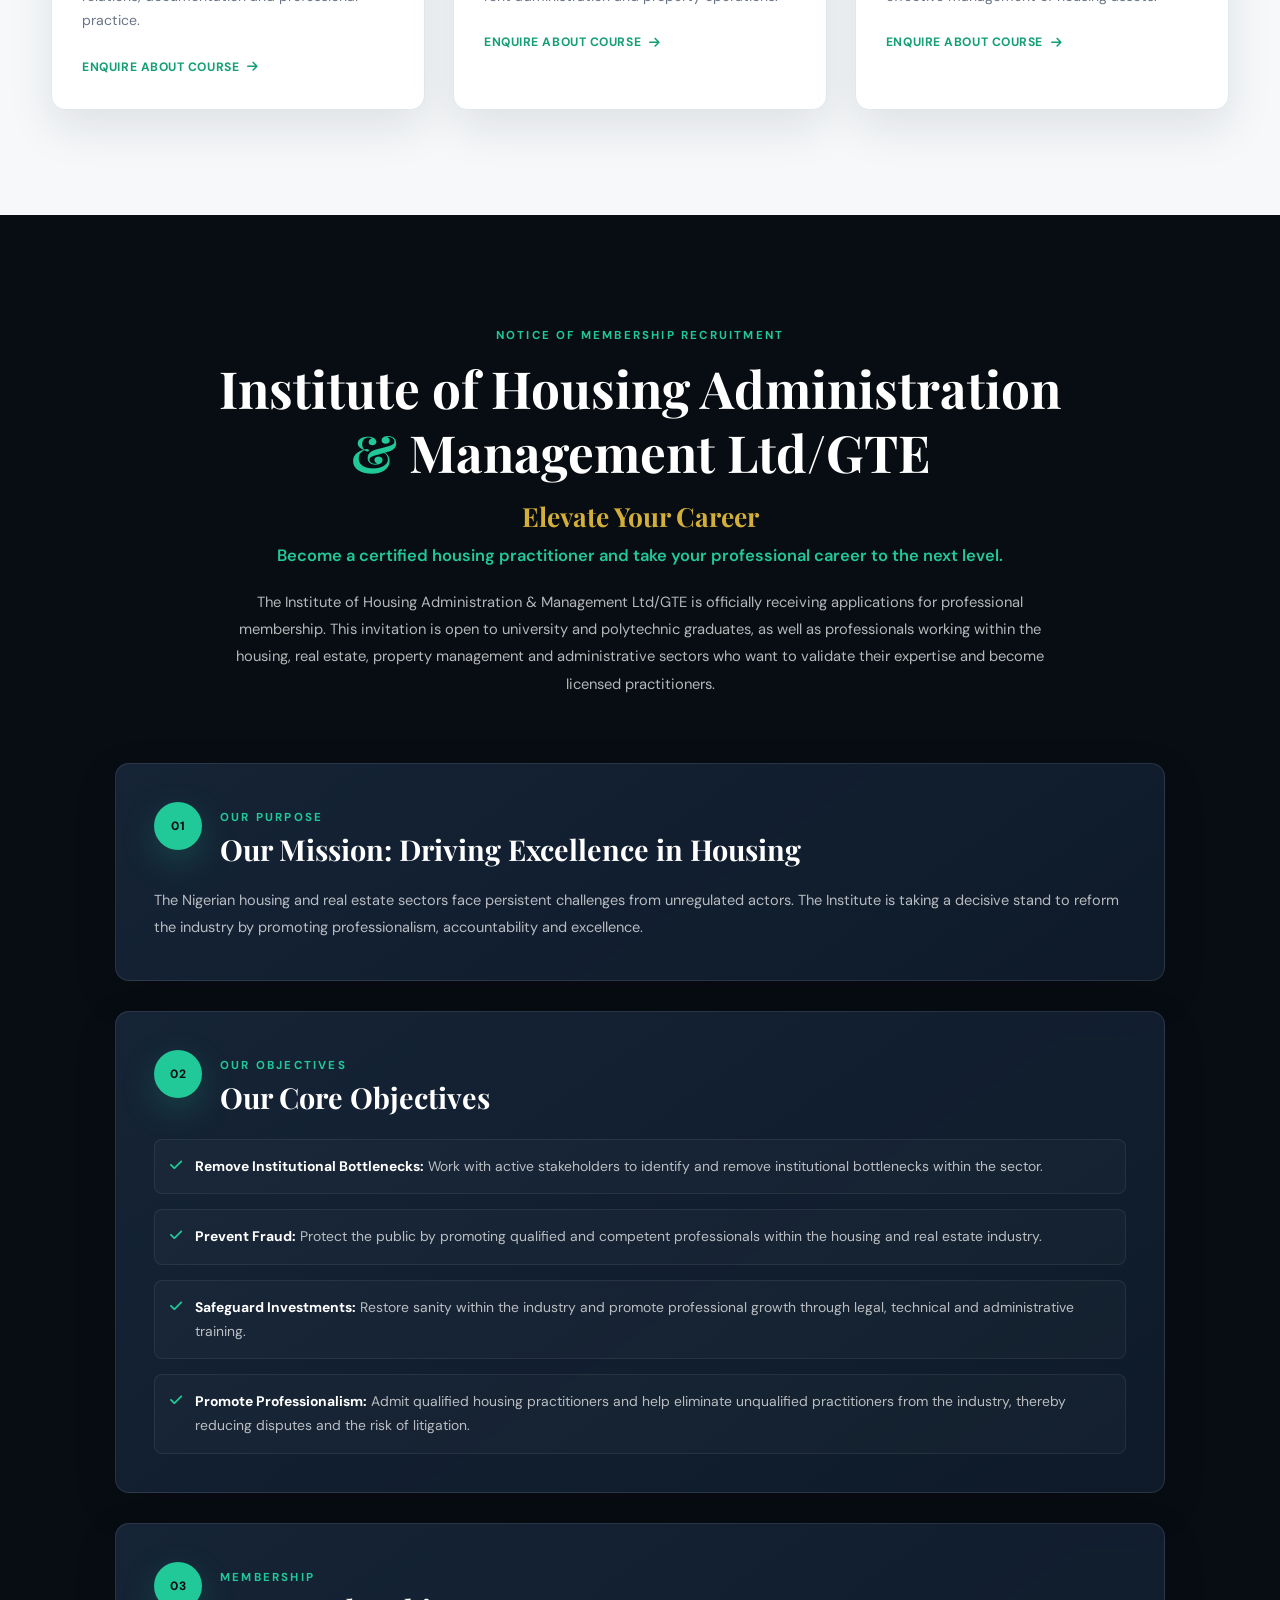
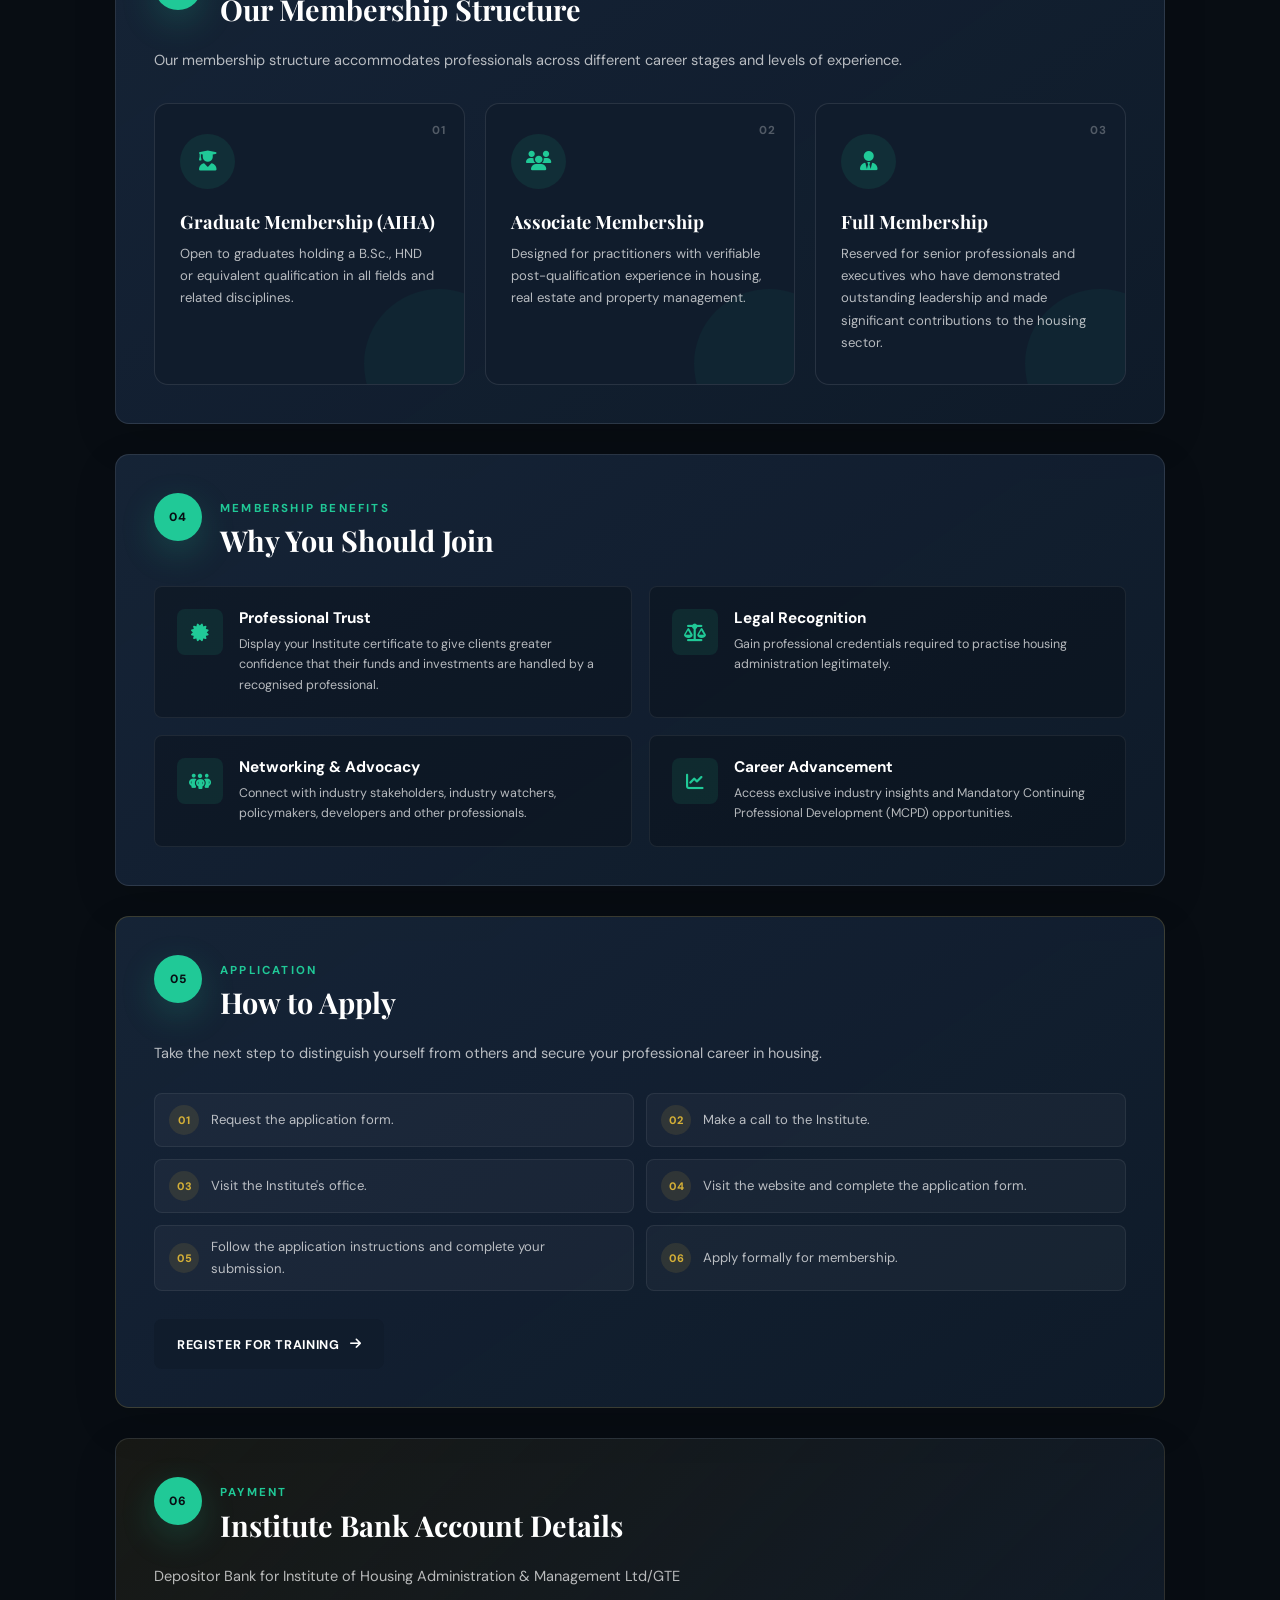
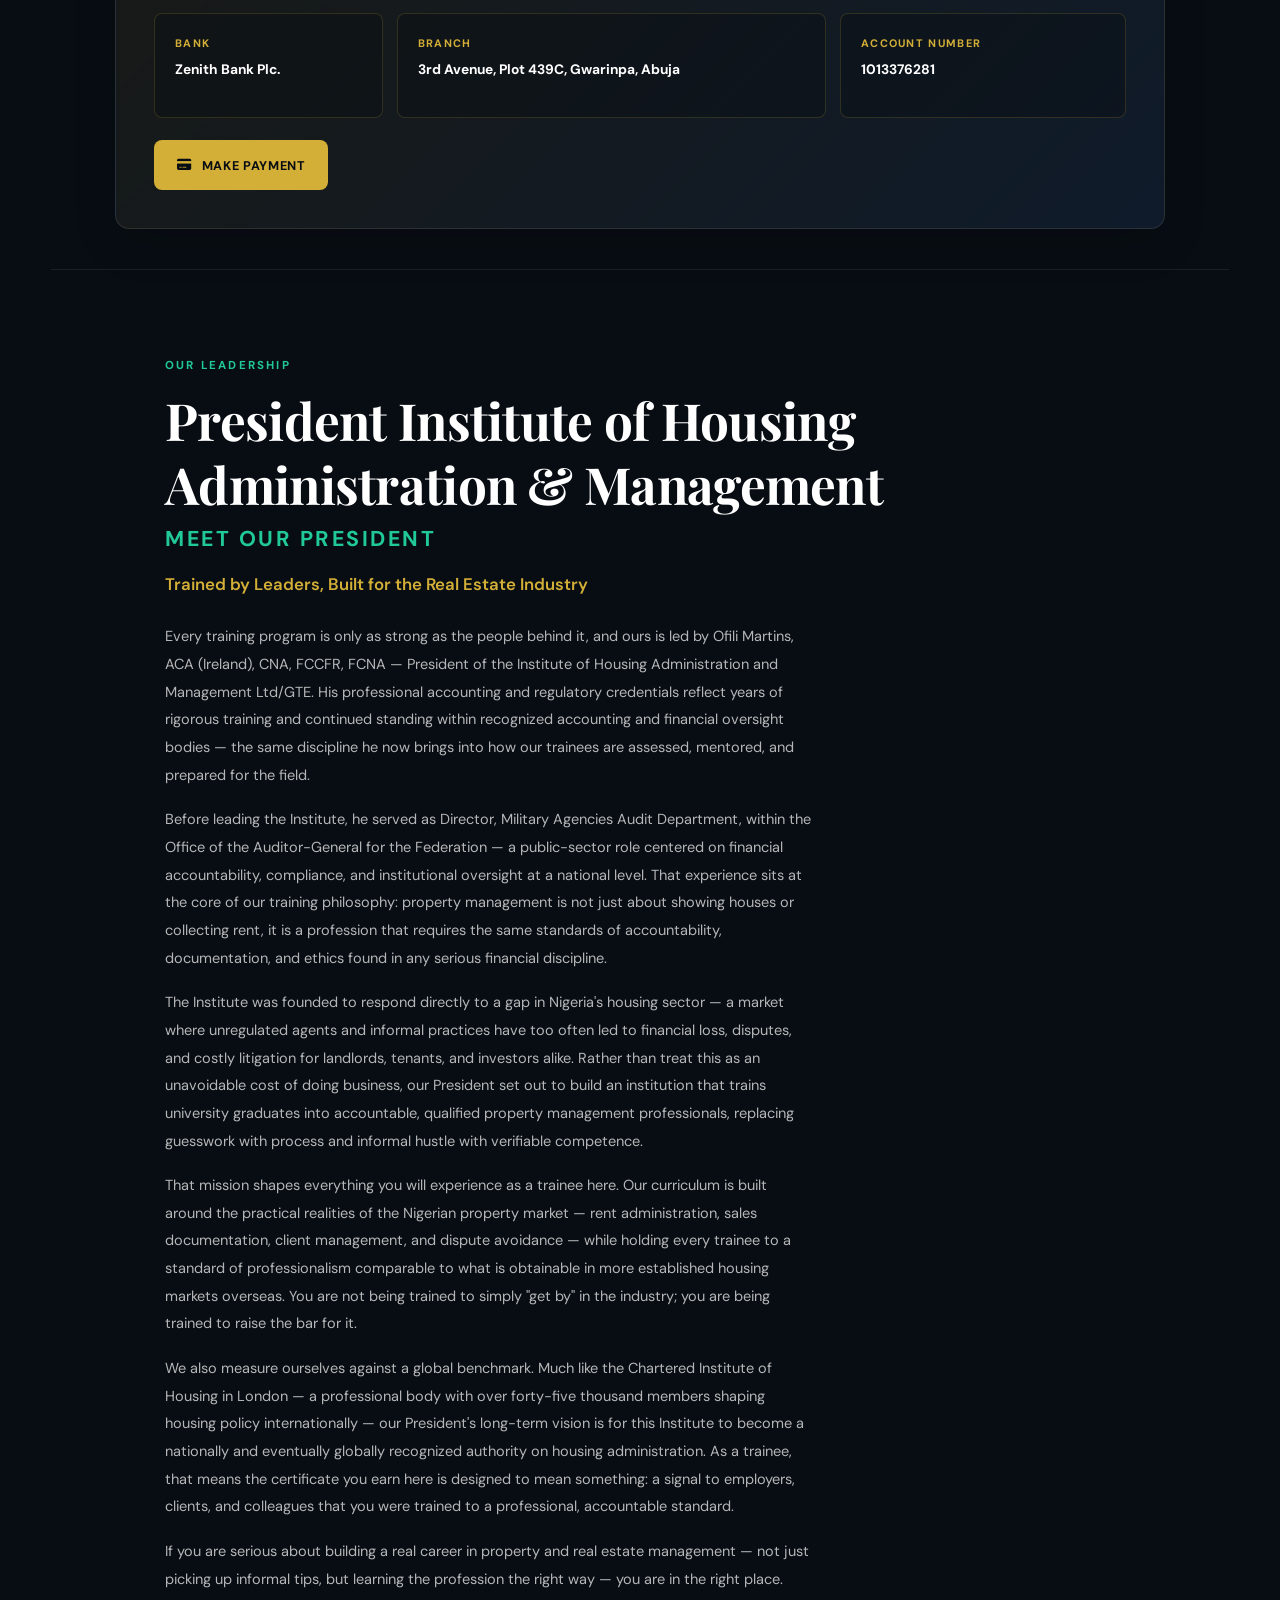
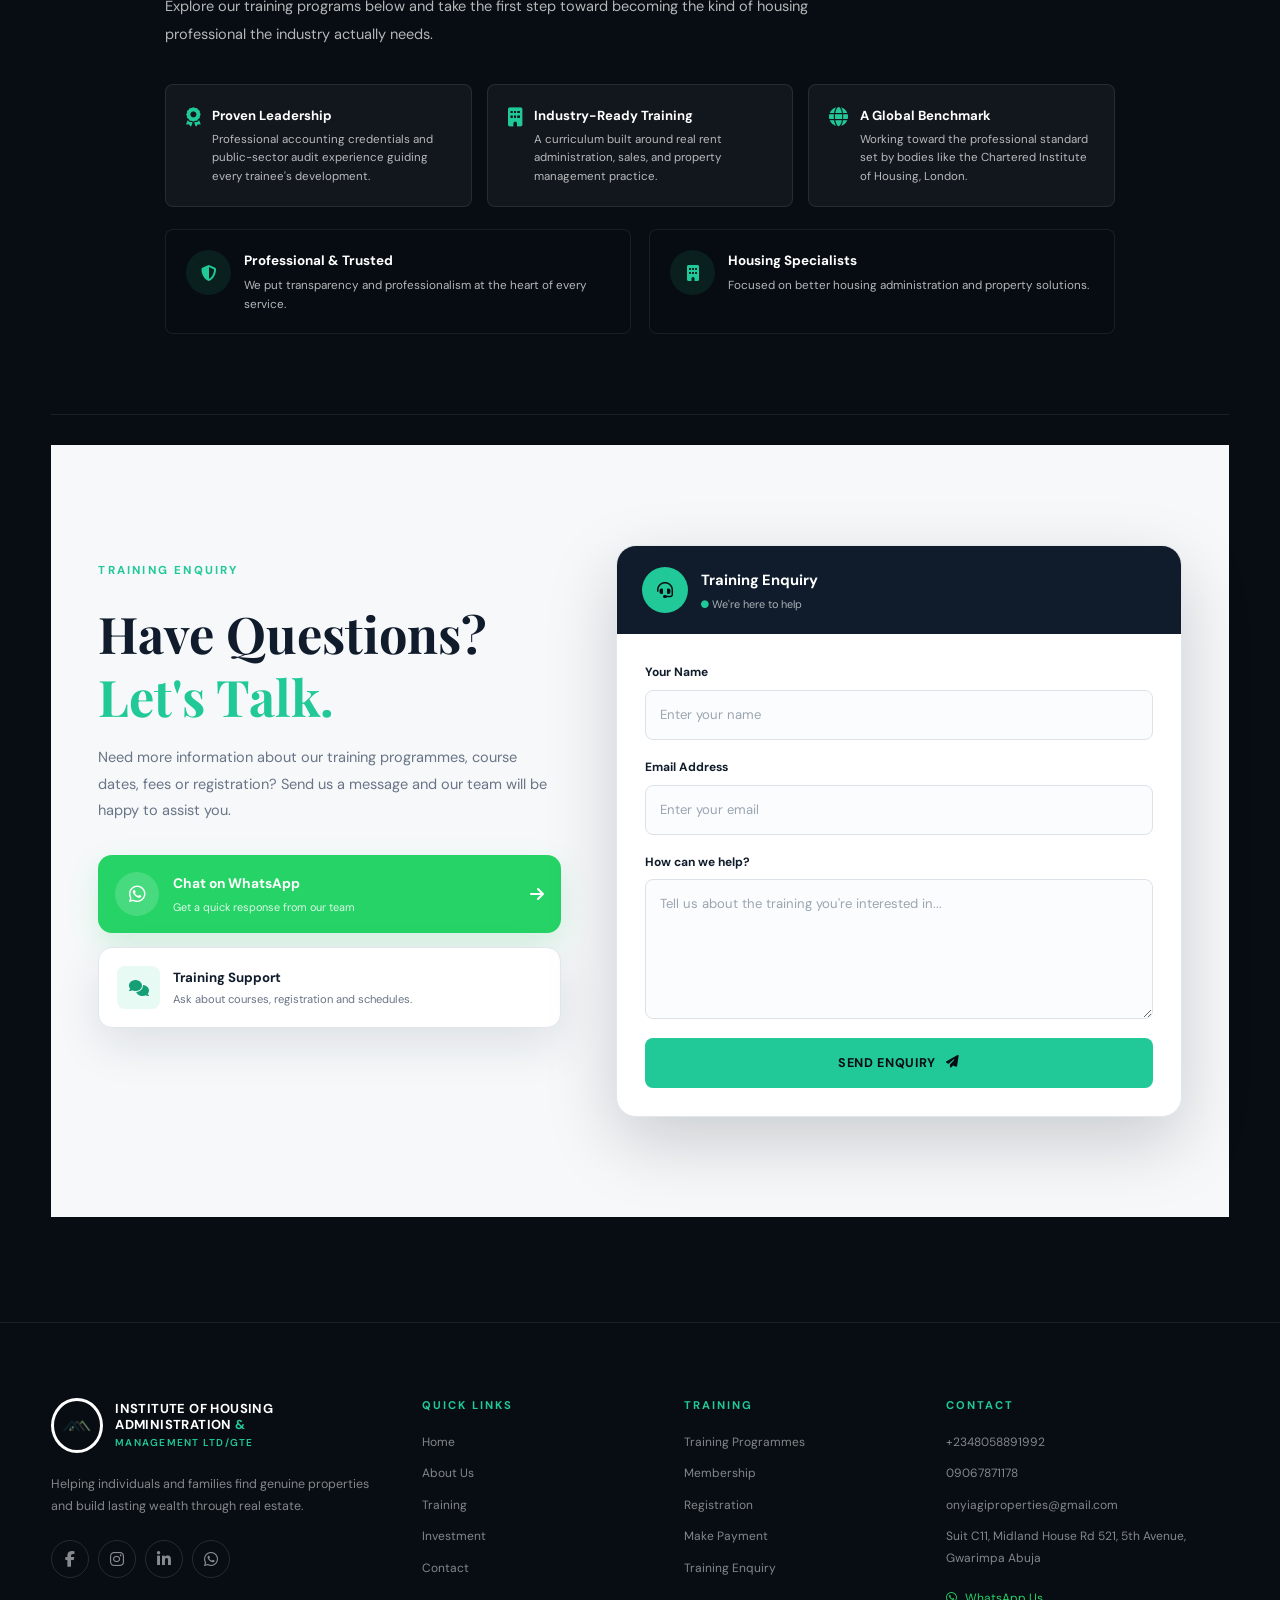
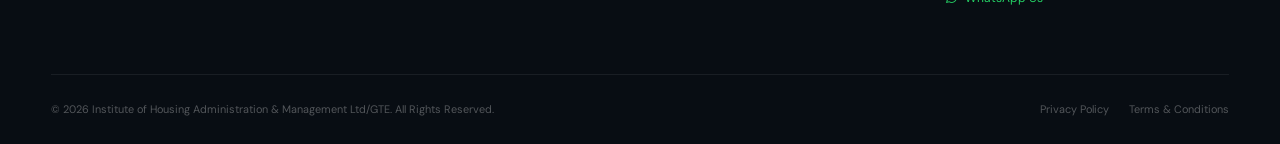
<file: training.html>
<!DOCTYPE html>

<html lang="en">

<head>
    <meta charset="UTF-8">
    <meta name="viewport" content="width=device-width, initial-scale=1.0">
<title>Training | Institute of Housing Administration & Management</title>
<meta name="description"
    content="Professional real estate, property management and housing administration training by the Institute of Housing Administration & Management Ltd/GTE.">

<!-- <link rel="stylesheet" href="style.css"> -->
<link rel="stylesheet" href="check.css">
<link rel="stylesheet" href="training.css">

<!-- Google Fonts -->
<link rel="preconnect" href="https://fonts.googleapis.com">
<link rel="preconnect" href="https://fonts.gstatic.com" crossorigin>

<link
    href="https://fonts.googleapis.com/css2?family=DM+Sans:wght@400;500;600;700&family=Playfair+Display:wght@500;600;700&display=swap"
    rel="stylesheet">

<!-- Font Awesome -->
<link rel="stylesheet"
    href="https://cdnjs.cloudflare.com/ajax/libs/font-awesome/6.5.2/css/all.min.css">
```

</head>

<body>

```
<!-- =====================================================
     HEADER / NAVIGATION
====================================================== -->

<header class="header">

    <div class="container nav-container">

        <a href="index.html" class="logo">

            <span class="logo-icon">
                <img src="image/original logo.png" alt="Institute Logo">
            </span>

            <span>
                INSTITUTE OF HOUSING ADMINISTRATION
                <span>&amp;</span>
                <small>MANAGEMENT LTD/GTE</small>
            </span>

        </a>


        <nav class="navbar" id="navbar">

            <a href="index.html">
                Home
            </a>

            <a href="aboutUs.html">
                About Us
            </a>

            <a href="training.html" class="active">
                Training
            </a>

            <a href="investment.html">
                Investment
            </a>

            <a href="contact.html">
                Contact
            </a>

            <a href="https://wa.me/2348000000000"
                class="nav-whatsapp"
                target="_blank"
                rel="noopener">

                <i class="fa-brands fa-whatsapp"></i>
                WhatsApp

            </a>

        </nav>


        <button class="menu-btn"
            id="menuBtn"
            type="button"
            aria-label="Toggle navigation">

            <i class="fa-solid fa-bars"></i>

        </button>

    </div>

</header>



<main>


    <!-- =====================================================
         TRAINING PAGE HEADER / HERO
    ====================================================== -->

    <section class="training-hero">

        <div class="training-hero-overlay"></div>

        <div class="container training-hero-content">

            <span class="hero-tag">

                <i class="fa-solid fa-graduation-cap"></i>

                PROFESSIONAL REAL ESTATE EDUCATION

            </span>


            <h1>
                Learn. Grow.
                <span>Lead in Real Estate.</span>
            </h1>


            <p>
                Build practical knowledge and professional skills in real
                estate, property management, and housing administration
                through structured training designed for today's industry.
            </p>


            <div class="hero-buttons">

                <a href="#training-programmes"
                    class="btn btn-primary">

                    View Training Programmes

                    <i class="fa-solid fa-arrow-right"></i>

                </a>


                <a href="#training-enquiry"
                    class="btn btn-outline">

                    Ask About Training

                </a>


                <a href="registrationform.html"
                    class="btn btn-primary">

                    Register Now

                    <i class="fa-solid fa-arrow-right"></i>

                </a>

            </div>

        </div>

    </section>



    <!-- =====================================================
         TRAINING PROGRAMMES
    ====================================================== -->

    <section class="training-programmes"
        id="training-programmes">

        <div class="container">


            <div class="training-content">

                <span class="section-tag">
                    OUR TRAINING
                </span>


                <h2 class="training-title">
                    Professional Skills for
                    <span>Real Estate Success</span>
                </h2>


                <p>
                    Develop the knowledge and practical skills needed to work
                    confidently across real estate and housing administration.
                </p>

            </div>



            <!-- PROGRAMME CARDS -->

            <div class="training-grid">


                <!-- PROGRAMME 01 -->

                <article class="training-card">

                    <div class="training-card-image">

                        <img src="image/management.jpg"
                            alt="Real Estate Management training">

                        <span class="training-number">
                            01
                        </span>

                    </div>


                    <div class="training-card-content">

                        <div class="training-icon">
                            <i class="fa-solid fa-building"></i>
                        </div>


                        <h3>
                            Real Estate Management
                        </h3>


                        <p>
                            Learn the fundamentals of real estate operations,
                            property administration, client relations,
                            documentation and professional practice.
                        </p>


                        <a href="#training-enquiry">

                            Enquire About Course

                            <i class="fa-solid fa-arrow-right"></i>

                        </a>

                    </div>

                </article>



                <!-- PROGRAMME 02 -->

                <article class="training-card">

                    <div class="training-card-image">

                        <img src="image/Property management.jpg"
                            alt="Property Management training">

                        <span class="training-number">
                            02
                        </span>

                    </div>


                    <div class="training-card-content">

                        <div class="training-icon">
                            <i class="fa-solid fa-house-circle-check"></i>
                        </div>


                        <h3>
                            Property Management
                        </h3>


                        <p>
                            Gain practical knowledge in property maintenance,
                            tenant relationships, inspections, rent
                            administration and property operations.
                        </p>


                        <a href="#training-enquiry">

                            Enquire About Course

                            <i class="fa-solid fa-arrow-right"></i>

                        </a>

                    </div>

                </article>



                <!-- PROGRAMME 03 -->

                <article class="training-card">

                    <div class="training-card-image">

                        <img src="image/housing administration.jpg"
                            alt="Housing Administration training">

                        <span class="training-number">
                            03
                        </span>

                    </div>


                    <div class="training-card-content">

                        <div class="training-icon">
                            <i class="fa-solid fa-file-signature"></i>
                        </div>


                        <h3>
                            Housing Administration
                        </h3>


                        <p>
                            Understand housing administration processes,
                            records, documentation, compliance and effective
                            management of housing assets.
                        </p>


                        <a href="#training-enquiry">

                            Enquire About Course

                            <i class="fa-solid fa-arrow-right"></i>

                        </a>

                    </div>

                </article>

            </div>

        </div>

    </section>



    <!-- =====================================================
         MEMBERSHIP RECRUITMENT
    ====================================================== -->

    <section class="membership-section"
        id="membership">

        <div class="container membership-container">


            <!-- SECTION HEADER -->

            <div class="membership-intro">

                <span class="section-tag">
                    NOTICE OF MEMBERSHIP RECRUITMENT
                </span>


                <h2>
                    Institute of Housing Administration
                    <span>&amp;</span> Management Ltd/GTE
                </h2>


                <h3>
                    Elevate Your Career
                </h3>


                <p class="lead-text">
                    Become a certified housing practitioner and take your
                    professional career to the next level.
                </p>


                <p>
                    The Institute of Housing Administration &amp; Management
                    Ltd/GTE is officially receiving applications for
                    professional membership. This invitation is open to
                    university and polytechnic graduates, as well as
                    professionals working within the housing, real estate,
                    property management and administrative sectors who want
                    to validate their expertise and become licensed
                    practitioners.
                </p>

            </div>



            <!-- =================================================
                 MISSION
            ================================================== -->

            <div class="membership-block">

                <div class="membership-section-title">

                    <span class="step-number">
                        01
                    </span>

                    <div>

                        <span class="section-tag">
                            OUR PURPOSE
                        </span>

                        <h3>
                            Our Mission: Driving Excellence in Housing
                        </h3>

                    </div>

                </div>


                <p>
                    The Nigerian housing and real estate sectors face
                    persistent challenges from unregulated actors. The
                    Institute is taking a decisive stand to reform the
                    industry by promoting professionalism, accountability
                    and excellence.
                </p>

            </div>



            <!-- =================================================
                 CORE OBJECTIVES
            ================================================== -->

            <div class="membership-block">

                <div class="membership-section-title">

                    <span class="step-number">
                        02
                    </span>

                    <div>

                        <span class="section-tag">
                            OUR OBJECTIVES
                        </span>

                        <h3>
                            Our Core Objectives
                        </h3>

                    </div>

                </div>


                <ul class="membership-list">

                    <li>

                        <i class="fa-solid fa-check"></i>

                        <span>
                            <strong>Remove Institutional Bottlenecks:</strong>
                            Work with active stakeholders to identify and
                            remove institutional bottlenecks within the
                            sector.
                        </span>

                    </li>


                    <li>

                        <i class="fa-solid fa-check"></i>

                        <span>
                            <strong>Prevent Fraud:</strong>
                            Protect the public by promoting qualified and
                            competent professionals within the housing and
                            real estate industry.
                        </span>

                    </li>


                    <li>

                        <i class="fa-solid fa-check"></i>

                        <span>
                            <strong>Safeguard Investments:</strong>
                            Restore sanity within the industry and promote
                            professional growth through legal, technical
                            and administrative training.
                        </span>

                    </li>


                    <li>

                        <i class="fa-solid fa-check"></i>

                        <span>
                            <strong>Promote Professionalism:</strong>
                            Admit qualified housing practitioners and help
                            eliminate unqualified practitioners from the
                            industry, thereby reducing disputes and the risk
                            of litigation.
                        </span>

                    </li>

                </ul>

            </div>



            <!-- =================================================
                 MEMBERSHIP STRUCTURE
            ================================================== -->

            <div class="membership-block">

                <div class="membership-section-title">

                    <span class="step-number">
                        03
                    </span>

                    <div>

                        <span class="section-tag">
                            MEMBERSHIP
                        </span>

                        <h3>
                            Our Membership Structure
                        </h3>

                    </div>

                </div>


                <p>
                    Our membership structure accommodates professionals
                    across different career stages and levels of experience.
                </p>



                <div class="membership-cards">


                    <!-- Graduate -->

                    <article class="membership-card">

                        <span class="membership-number">
                            01
                        </span>


                        <div class="membership-card-icon">
                            <i class="fa-solid fa-user-graduate"></i>
                        </div>


                        <h4>
                            Graduate Membership (AIHA)
                        </h4>


                        <p>
                            Open to graduates holding a B.Sc., HND or
                            equivalent qualification in all fields and
                            related disciplines.
                        </p>

                    </article>



                    <!-- Associate -->

                    <article class="membership-card">

                        <span class="membership-number">
                            02
                        </span>


                        <div class="membership-card-icon">
                            <i class="fa-solid fa-users"></i>
                        </div>


                        <h4>
                            Associate Membership
                        </h4>


                        <p>
                            Designed for practitioners with verifiable
                            post-qualification experience in housing,
                            real estate and property management.
                        </p>

                    </article>



                    <!-- Full -->

                    <article class="membership-card">

                        <span class="membership-number">
                            03
                        </span>


                        <div class="membership-card-icon">
                            <i class="fa-solid fa-user-tie"></i>
                        </div>


                        <h4>
                            Full Membership
                        </h4>


                        <p>
                            Reserved for senior professionals and
                            executives who have demonstrated outstanding
                            leadership and made significant contributions
                            to the housing sector.
                        </p>

                    </article>

                </div>

            </div>



            <!-- =================================================
                 WHY JOIN
            ================================================== -->

            <div class="membership-block">

                <div class="membership-section-title">

                    <span class="step-number">
                        04
                    </span>

                    <div>

                        <span class="section-tag">
                            MEMBERSHIP BENEFITS
                        </span>

                        <h3>
                            Why You Should Join
                        </h3>

                    </div>

                </div>


                <div class="benefits-grid">


                    <article class="benefit-item">

                        <div class="benefit-icon">
                            <i class="fa-solid fa-certificate"></i>
                        </div>


                        <div>

                            <h4>
                                Professional Trust
                            </h4>

                            <p>
                                Display your Institute certificate to give
                                clients greater confidence that their funds
                                and investments are handled by a recognised
                                professional.
                            </p>

                        </div>

                    </article>



                    <article class="benefit-item">

                        <div class="benefit-icon">
                            <i class="fa-solid fa-scale-balanced"></i>
                        </div>


                        <div>

                            <h4>
                                Legal Recognition
                            </h4>

                            <p>
                                Gain professional credentials required to
                                practise housing administration legitimately.
                            </p>

                        </div>

                    </article>



                    <article class="benefit-item">

                        <div class="benefit-icon">
                            <i class="fa-solid fa-people-group"></i>
                        </div>


                        <div>

                            <h4>
                                Networking &amp; Advocacy
                            </h4>

                            <p>
                                Connect with industry stakeholders, industry
                                watchers, policymakers, developers and other
                                professionals.
                            </p>

                        </div>

                    </article>



                    <article class="benefit-item">

                        <div class="benefit-icon">
                            <i class="fa-solid fa-chart-line"></i>
                        </div>


                        <div>

                            <h4>
                                Career Advancement
                            </h4>

                            <p>
                                Access exclusive industry insights and
                                Mandatory Continuing Professional Development
                                (MCPD) opportunities.
                            </p>

                        </div>

                    </article>

                </div>

            </div>



            <!-- =================================================
                 HOW TO APPLY
            ================================================== -->

            <div class="membership-block application-block">

                <div class="membership-section-title">

                    <span class="step-number">
                        05
                    </span>

                    <div>

                        <span class="section-tag">
                            APPLICATION
                        </span>

                        <h3>
                            How to Apply
                        </h3>

                    </div>

                </div>


                <p>
                    Take the next step to distinguish yourself from others
                    and secure your professional career in housing.
                </p>


                <ol class="application-list">

                    <li>
                        <span>01</span>
                        Request the application form.
                    </li>

                    <li>
                        <span>02</span>
                        Make a call to the Institute.
                    </li>

                    <li>
                        <span>03</span>
                        Visit the Institute's office.
                    </li>

                    <li>
                        <span>04</span>
                        Visit the website and complete the application form.
                    </li>

                    <li>
                        <span>05</span>
                        Follow the application instructions and complete
                        your submission.
                    </li>

                    <li>
                        <span>06</span>
                        Apply formally for membership.
                    </li>

                </ol>


                <a href="registrationform.html"
                    class="btn btn-dark">

                    Register for Training

                    <i class="fa-solid fa-arrow-right"></i>

                </a>

            </div>



            <!-- =================================================
                 BANK DETAILS
            ================================================== -->

            <div class="membership-block bank-details">

                <div class="membership-section-title">

                    <span class="step-number">
                        06
                    </span>

                    <div>

                        <span class="section-tag">
                            PAYMENT
                        </span>

                        <h3>
                            Institute Bank Account Details
                        </h3>

                    </div>

                </div>


                <p class="bank-note">
                    Depositor Bank for Institute of Housing Administration
                    &amp; Management Ltd/GTE
                </p>


                <div class="bank-info">

                    <div>
                        <span>Bank</span>
                        <strong>Zenith Bank Plc.</strong>
                    </div>


                    <div>
                        <span>Branch</span>

                        <strong>
                            3rd Avenue, Plot 439C, Gwarinpa, Abuja
                        </strong>
                    </div>


                    <div>
                        <span>Account Number</span>

                        <strong>
                            1013376281
                        </strong>
                    </div>

                </div>


                <div class="payment-actions">

                    <a href="paymentpage.html"
                        class="btn btn-gold">

                        <i class="fa-solid fa-credit-card"></i>

                        Make Payment

                    </a>

                </div>

            </div>



            <!-- =================================================
                 PRESIDENT / TRAINING LEADERSHIP
            ================================================== -->

            <section class="training-section"
                id="training-section">

                <div class="training-container">


                    <div class="training-content">

                        <span class="training-label">
                            OUR LEADERSHIP
                        </span>


                        <h2 class="training-title">
                            President Institute of Housing
                            Administration &amp; Management

                            <span>
                                MEET OUR PRESIDENT
                            </span>
                        </h2>


                        <p class="training-lead">
                            Trained by Leaders, Built for the Real Estate Industry
                        </p>


                        <p>
                            Every training program is only as strong as the
                            people behind it, and ours is led by Ofili
                            Martins, ACA (Ireland), CNA, FCCFR, FCNA —
                            President of the Institute of Housing
                            Administration and Management Ltd/GTE. His
                            professional accounting and regulatory
                            credentials reflect years of rigorous training
                            and continued standing within recognized
                            accounting and financial oversight bodies — the
                            same discipline he now brings into how our
                            trainees are assessed, mentored, and prepared
                            for the field.
                        </p>


                        <p>
                            Before leading the Institute, he served as
                            Director, Military Agencies Audit Department,
                            within the Office of the Auditor-General for
                            the Federation — a public-sector role centered
                            on financial accountability, compliance, and
                            institutional oversight at a national level.
                            That experience sits at the core of our training
                            philosophy: property management is not just
                            about showing houses or collecting rent, it is
                            a profession that requires the same standards
                            of accountability, documentation, and ethics
                            found in any serious financial discipline.
                        </p>


                        <p>
                            The Institute was founded to respond directly
                            to a gap in Nigeria's housing sector — a market
                            where unregulated agents and informal practices
                            have too often led to financial loss, disputes,
                            and costly litigation for landlords, tenants,
                            and investors alike. Rather than treat this as
                            an unavoidable cost of doing business, our
                            President set out to build an institution that
                            trains university graduates into accountable,
                            qualified property management professionals,
                            replacing guesswork with process and informal
                            hustle with verifiable competence.
                        </p>


                        <p>
                            That mission shapes everything you will
                            experience as a trainee here. Our curriculum is
                            built around the practical realities of the
                            Nigerian property market — rent administration,
                            sales documentation, client management, and
                            dispute avoidance — while holding every trainee
                            to a standard of professionalism comparable to
                            what is obtainable in more established housing
                            markets overseas. You are not being trained to
                            simply "get by" in the industry; you are being
                            trained to raise the bar for it.
                        </p>


                        <p>
                            We also measure ourselves against a global
                            benchmark. Much like the Chartered Institute of
                            Housing in London — a professional body with
                            over forty-five thousand members shaping housing
                            policy internationally — our President's
                            long-term vision is for this Institute to become
                            a nationally and eventually globally recognized
                            authority on housing administration. As a
                            trainee, that means the certificate you earn
                            here is designed to mean something: a signal to
                            employers, clients, and colleagues that you were
                            trained to a professional, accountable standard.
                        </p>


                        <p>
                            If you are serious about building a real career
                            in property and real estate management — not
                            just picking up informal tips, but learning the
                            profession the right way — you are in the right
                            place. Explore our training programs below and
                            take the first step toward becoming the kind of
                            housing professional the industry actually needs.
                        </p>


                        <div class="training-highlights">

                            <div class="training-highlight">

                                <i class="fa-solid fa-award"></i>

                                <div>
                                    <strong>
                                        Proven Leadership
                                    </strong>

                                    <span>
                                        Professional accounting credentials
                                        and public-sector audit experience
                                        guiding every trainee's development.
                                    </span>
                                </div>

                            </div>


                            <div class="training-highlight">

                                <i class="fa-solid fa-building"></i>

                                <div>
                                    <strong>
                                        Industry-Ready Training
                                    </strong>

                                    <span>
                                        A curriculum built around real rent
                                        administration, sales, and property
                                        management practice.
                                    </span>
                                </div>

                            </div>


                            <div class="training-highlight">

                                <i class="fa-solid fa-globe"></i>

                                <div>
                                    <strong>
                                        A Global Benchmark
                                    </strong>

                                    <span>
                                        Working toward the professional
                                        standard set by bodies like the
                                        Chartered Institute of Housing,
                                        London.
                                    </span>
                                </div>

                            </div>

                        </div>


                        <div class="training-features">

                            <div class="training-feature">

                                <div class="training-feature-icon">
                                    <i class="fa-solid fa-shield-halved"></i>
                                </div>


                                <div>

                                    <strong>
                                        Professional &amp; Trusted
                                    </strong>

                                    <span>
                                        We put transparency and
                                        professionalism at the heart of
                                        every service.
                                    </span>

                                </div>

                            </div>


                            <div class="training-feature">

                                <div class="training-feature-icon">
                                    <i class="fa-solid fa-building"></i>
                                </div>


                                <div>

                                    <strong>
                                        Housing Specialists
                                    </strong>

                                    <span>
                                        Focused on better housing
                                        administration and property
                                        solutions.
                                    </span>

                                </div>

                            </div>

                        </div>

                    </div>

                </div>

            </section>



            <!-- =================================================
                 TRAINING ENQUIRY
            ================================================== -->

            <section class="training-enquiry"
                id="training-enquiry">

                <div class="container enquiry-container">


                    <!-- LEFT INFORMATION -->

                    <div class="enquiry-content">

                        <span class="section-tag">
                            TRAINING ENQUIRY
                        </span>


                        <h2>
                            Have Questions?
                            <span>Let's Talk.</span>
                        </h2>


                        <p>
                            Need more information about our training
                            programmes, course dates, fees or registration?
                            Send us a message and our team will be happy to
                            assist you.
                        </p>


                        <div class="enquiry-options">


                            <a href="https://wa.me/2348000000000"
                                class="whatsapp-btn"
                                target="_blank"
                                rel="noopener">

                                <span class="whatsapp-icon">
                                    <i class="fa-brands fa-whatsapp"></i>
                                </span>


                                <span>

                                    <strong>
                                        Chat on WhatsApp
                                    </strong>

                                    <small>
                                        Get a quick response from our team
                                    </small>

                                </span>


                                <i class="fa-solid fa-arrow-right"></i>

                            </a>


                            <div class="enquiry-info">

                                <div class="info-icon">
                                    <i class="fa-solid fa-comments"></i>
                                </div>


                                <div>

                                    <strong>
                                        Training Support
                                    </strong>

                                    <span>
                                        Ask about courses, registration and
                                        schedules.
                                    </span>

                                </div>

                            </div>

                        </div>

                    </div>



                    <!-- ENQUIRY FORM -->

                    <div class="training-chat">


                        <div class="chat-header">

                            <div class="chat-avatar">
                                <i class="fa-solid fa-headset"></i>
                            </div>


                            <div>

                                <strong>
                                    Training Enquiry
                                </strong>

                                <span>
                                    <i class="fa-solid fa-circle"></i>
                                    We're here to help
                                </span>

                            </div>

                        </div>


                        <form class="chat-form"
                            action="#"
                            method="post">

                            <div class="form-group">

                                <label for="training-name">
                                    Your Name
                                </label>

                                <input type="text"
                                    id="training-name"
                                    name="name"
                                    placeholder="Enter your name"
                                    required>

                            </div>


                            <div class="form-group">

                                <label for="training-email">
                                    Email Address
                                </label>

                                <input type="email"
                                    id="training-email"
                                    name="email"
                                    placeholder="Enter your email"
                                    required>

                            </div>


                            <div class="form-group">

                                <label for="training-message">
                                    How can we help?
                                </label>

                                <textarea
                                    id="training-message"
                                    name="message"
                                    rows="5"
                                    placeholder="Tell us about the training you're interested in..."
                                    required></textarea>

                            </div>


                            <button type="submit"
                                class="btn btn-primary">

                                Send Enquiry

                                <i class="fa-solid fa-paper-plane"></i>

                            </button>

                        </form>

                    </div>

                </div>

            </section>

        </div>

    </section>

</main>



<!-- =====================================================
     FOOTER
====================================================== -->

<footer class="footer">

    <div class="container footer-grid">


        <!-- ABOUT -->

        <div class="footer-about">

            <a href="index.html"
                class="logo footer-logo">

                <span class="logo-icon">

                    <img src="image/original logo.png"
                        alt="Institute Logo">

                </span>


                <span>
                    INSTITUTE OF HOUSING ADMINISTRATION
                    <span>&amp;</span>
                    <small>MANAGEMENT LTD/GTE</small>
                </span>

            </a>


            <p>
                Helping individuals and families find genuine properties
                and build lasting wealth through real estate.
            </p>


            <div class="socials">

                <a href="#"
                    aria-label="Facebook">

                    <i class="fa-brands fa-facebook-f"></i>

                </a>


                <a href="#"
                    aria-label="Instagram">

                    <i class="fa-brands fa-instagram"></i>

                </a>


                <a href="#"
                    aria-label="LinkedIn">

                    <i class="fa-brands fa-linkedin-in"></i>

                </a>


                <a href="https://wa.me/2348000000000"
                    target="_blank"
                    rel="noopener"
                    aria-label="WhatsApp">

                    <i class="fa-brands fa-whatsapp"></i>

                </a>

            </div>

        </div>



        <!-- QUICK LINKS -->

        <div class="footer-column">

            <h4>
                Quick Links
            </h4>


            <a href="index.html">
                Home
            </a>

            <a href="aboutUs.html">
                About Us
            </a>

            <a href="training.html">
                Training
            </a>

            <a href="investment.html">
                Investment
            </a>

            <a href="contact.html">
                Contact
            </a>

        </div>



        <!-- TRAINING -->

        <div class="footer-column">

            <h4>
                Training
            </h4>


            <a href="#training-programmes">
                Training Programmes
            </a>

            <a href="#membership">
                Membership
            </a>

            <a href="registrationform.html">
                Registration
            </a>

            <a href="paymentpage.html">
                Make Payment
            </a>

            <a href="#training-enquiry">
                Training Enquiry
            </a>

        </div>



        <!-- CONTACT -->

        <div class="footer-column">

            <h4>
                Contact
            </h4>


            <a href="tel:+2348058891992">
                +2348058891992
            </a>

            <a href="tel:09067871178">
                09067871178
            </a>


            <a href="mailto:onyiagiproperties@gmail.com">
                onyiagiproperties@gmail.com
            </a>


            <span>
                Suit C11, Midland House Rd 521,
                5th Avenue, Gwarimpa Abuja
            </span>


            <a href="https://wa.me/2348000000000"
                target="_blank"
                rel="noopener"
                class="footer-whatsapp">

                <i class="fa-brands fa-whatsapp"></i>

                WhatsApp Us

            </a>

        </div>

    </div>



    <!-- FOOTER BOTTOM -->

    <div class="footer-bottom container">

        <span>
            © 2026 Institute of Housing Administration
            &amp; Management Ltd/GTE. All Rights Reserved.
        </span>


        <div>

            <a href="#">
                Privacy Policy
            </a>

            <a href="#">
                Terms &amp; Conditions
            </a>

        </div>

    </div>

</footer>



<!-- =====================================================
     FLOATING WHATSAPP
====================================================== -->

<a href="https://wa.me/2348000000000?text=Hello%2C%20I%20found%20your%20real%20estate%20website%20and%20I%20would%20like%20to%20make%20an%20enquiry."
    class="floating-whatsapp"
    target="_blank"
    rel="noopener"
    aria-label="Chat on WhatsApp">

    <i class="fa-brands fa-whatsapp"></i>

</a>



<!-- =====================================================
     MOBILE NAVIGATION SCRIPT
====================================================== -->

<script>

    const menuBtn = document.getElementById("menuBtn");
    const navbar = document.getElementById("navbar");


    menuBtn.addEventListener("click", function () {

        navbar.classList.toggle("show");

        const icon = menuBtn.querySelector("i");


        if (navbar.classList.contains("show")) {

            icon.classList.remove("fa-bars");
            icon.classList.add("fa-xmark");

        } else {

            icon.classList.remove("fa-xmark");
            icon.classList.add("fa-bars");

        }

    });



    document.querySelectorAll(".navbar a").forEach(link => {

        link.addEventListener("click", function () {

            navbar.classList.remove("show");

            const icon = menuBtn.querySelector("i");

            icon.classList.remove("fa-xmark");
            icon.classList.add("fa-bars");

        });

    });

</script>


</body>

</html>
</file>
<file: style.css>
:root {
    --navy: #101c2c;
    --navy-light: #18283d;
    --gold: #116530;
    --logo: #e2f0e7;
    --gold-light: #116530;
    --white: #ffffff;
    --cream: #f8f6f1;
    --light: #f5f6f8;
    --text: #4d5560;
    --dark: #17202b;
    --border: #e6e7e9;
    --green: #c69a45;
    --shadow: 0 15px 40px rgba(16, 28, 44, 0.09);
    --radius: 12px;
}

/*===========================================*/
* {
    margin: 0;
    padding: 0;
    box-sizing: border-box;
}

html {
    scroll-behavior: smooth;
}

body {
    font-family: "DM Sans", sans-serif;
    color: var(--text);
    background: var(--white);
    line-height: 1.6;
}

img {
    width: 100%;
    display: block;
}

a {
    color: inherit;
    text-decoration: none;
}

button,
input,
select,
textarea {
    font-family: inherit;
}

.container {
    width: min(1180px, 92%);
    margin: auto;
}

/*================= HEADER =================*/
.header {
    position: fixed;
    top: 0;
    left: 0;
    width: 100%;
    z-index: 9999;
    background: rgba(16, 28, 44, 0.96);
    backdrop-filter: blur(10px);
}






.nav-container {
    height: 78px;
    display: flex;
    align-items: center;
    justify-content: space-between;
}

.logo {
    display: flex;
    align-items: center;
    gap: 5px;
    color: white;
    font-family: "Playfair Display", serif;
    font-size: 10px;
    font-weight: 500;
    flex-direction: column;
    /* border: 1px solid red; */
}

.logo>span:last-child>span {
    color: var(--gold);
}

.logo small {
    display: block;
    font-family: "DM Sans", sans-serif;
    font-size: 8px;
    letter-spacing: 3px;
    color: #aeb7c3;
    margin-top: -4px;
    color: var(--gold);
}

.logo-icon {
    width: 100px;
    height: 38px;
    display: grid;
    place-items: center;
    /* background: white; */
    color: var(--navy);
    border-radius: 7px;
    
}


.navbar {
    display: flex;
    align-items: center;
    gap: 27px;
}

.navbar>a {
    color: #dce2e8;
    font-size: 14px;
    font-weight: 500;
    transition: .3s;
}

.navbar>a:hover,
.navbar>a.active {
    color: var(--gold-light);
}

.nav-whatsapp {
    background: var(--green);
    color: white !important;
    padding: 11px 17px;
    border-radius: 7px;
}

.nav-whatsapp i {
    margin-right: 6px;
}

.menu-btn {
    display: none;
    border: 0;
    background: transparent;
    color: white;
    font-size: 25px;
    cursor: pointer;
}

/*================= HERO =================*/
.hero {
    min-height: 760px;
    position: relative;
    display: flex;
    align-items: center;
    padding-top: 120px;
    background: url("https://images.unsplash.com/photo-1600607688969-a5bfcd646154?auto=format&fit=crop&w=2000&q=85") center/cover no-repeat;
}

.enquiry-hero {
    min-height: 760px;
    position: relative;
    display: flex;
    align-items: center;
    padding-top: 120px;
    background: url("https://images.unsplash.com/photo-1600607688969-a5bfcd646154?auto=format&fit=crop&w=2000&q=85") center/cover no-repeat;
}

.hero-overlay {
    position: absolute;
    inset: 0;
    background: linear-gradient(90deg,
            rgba(8, 17, 28, .88),
            rgba(8, 17, 28, .52),
            rgba(8, 17, 28, .25));
}

.hero-content {
    position: relative;
    z-index: 2;
    color: white;
    padding-bottom: 180px;
}

.hero-tag {
    display: inline-flex;
    align-items: center;
    gap: 8px;
    background: rgba(255, 255, 255, .12);
    border: 1px solid rgba(255, 255, 255, .18);
    padding: 8px 14px;
    border-radius: 30px;
    font-size: 12px;
    text-transform: uppercase;
    letter-spacing: 1px;

}

.hero-tag i {
    color: var(--gold-accent-light)
        /* color: white; */
    ;
}

.hero h1 {
    max-width: 720px;
    font-family: "Playfair Display", serif;
    font-size: clamp(46px, 6vw, 76px);
    line-height: 1.05;
    margin: 25px 0 22px;
}

.hero h1 span {
    color: var(--gold-light);
}

.hero-content>p {
    max-width: 600px;
    font-size: 17px;
    color: #e1e6eb;
}

.hero-buttons {
    display: flex;
    gap: 12px;
    margin-top: 30px;
}

.btn {
    display: inline-flex;
    align-items: center;
    justify-content: center;
    gap: 10px;
    padding: 14px 23px;
    border-radius: 7px;
    border: 1px solid transparent;
    font-weight: 600;
    font-size: 14px;
    cursor: pointer;
    transition: .3s;
}

.btn:hover {
    transform: translateY(-2px);
}

.btn-gold {
    background: var(--gold);
    color: white;
}

.btn-gold:hover {
    background: var(--gold-light);
}

.btn-outline {
    border-color: rgba(255, 255, 255, .6);
    color: white;
}

.btn-outline:hover {
    background: white;
    color: var(--navy);
}

.btn-dark {
    background: var(--navy);
    color: white;
}

.btn-dark:hover {
    background: var(--navy-light);
}

.btn-white {
    background: white;
    color: var(--navy);
}

.btn-whatsapp {
    background: var(--green);
    color: white;
}

.btn-whatsapp:hover {
    background: #1ebe5d;
}

.hero-trust {
    display: flex;
    flex-wrap: wrap;
    gap: 25px;
    margin-top: 35px;
}

.trust-item {
    font-size: 12px;
    color: #e7ebef;
}

.trust-item i {
    color: var(--gold-light);
    margin-right: 6px;
}

/*SEARCH*/
.property-search {
    position: absolute;
    z-index: 5;
    bottom: 35px;
    left: 50%;
    transform: translateX(-50%);
    background: white;
    padding: 20px;
    display: grid;
    grid-template-columns: 1.3fr 1fr 1fr 1fr .7fr;
    gap: 14px;
    align-items: end;
    box-shadow: var(--shadow);
    border-radius: 10px;
}

.search-title {
    display: flex;
    gap: 12px;
    align-items: center;
}

.search-title>i {
    width: 43px;
    height: 43px;
    background: #f3ead7;
    color: var(--gold);
    display: grid;
    place-items: center;
    border-radius: 50%;
}

.search-title strong,
.search-title span {
    display: block;
}

.search-title strong {
    color: var(--dark);
    font-size: 14px;
}

.search-title span {
    font-size: 11px;
    color: #888;
}

.search-field label {
    display: block;
    font-size: 10px;
    text-transform: uppercase;
    letter-spacing: 1px;
    color: #8a9097;
    margin-bottom: 5px;
}

.search-field select {
    width: 100%;
    padding: 11px;
    border: 1px solid var(--border);
    border-radius: 5px;
    background: white;
    outline: none;
}

.search-btn {
    border: 0;
    background: var(--navy);
    color: white;
    padding: 12px;
    border-radius: 5px;
    cursor: pointer;
    font-weight: 600;
}

/*================= SECTIONS =================*/
.section {
    padding: 100px 0;
}

.section-label {
    color: var(--gold);
    font-size: 11px;
    font-weight: 700;
    letter-spacing: 2px;
}

.section-heading {
    display: flex;
    align-items: end;
    justify-content: space-between;
    margin-bottom: 45px;
}

.section-heading h2,
.center-heading h2,
.about-content h2,
.contact-info h2 {
    font-family: "Playfair Display", serif;
    color: var(--dark);
    font-size: clamp(32px, 4vw, 45px);
    line-height: 1.15;
    margin-top: 10px;
}

.section-heading h2 span,
.center-heading h2 span,
.about-content h2 span,
.contact-info h2 span {
    color: var(--gold);
}

.view-all {
    color: var(--navy);
    font-size: 13px;
    font-weight: 700;
}

.view-all i {
    color: var(--gold);
    margin-left: 7px;
}

/*================= ABOUT =================*/
.about {
    background: var(--cream);
}

.about-grid {
    display: grid;
    grid-template-columns: 1fr 1fr;
    gap: 75px;
    align-items: center;
}

.about-image {
    position: relative;
}

.about-image img {
    height: 530px;
    object-fit: cover;
    border-radius: 10px;
}

.experience-box {
    position: absolute;
    right: -25px;
    bottom: 35px;
    background: var(--navy);
    color: white;
    padding: 25px 30px;
    border-left: 4px solid var(--gold);
}

.experience-box strong {
    display: block;
    font-family: "Playfair Display", serif;
    font-size: 38px;
    color: var(--gold-light);
}

.experience-box span {
    font-size: 12px;
}

.about-content>p {
    margin: 20px 0;
    font-size: 15px;
}

.about-features {
    display: grid;
    grid-template-columns: 1fr 1fr;
    gap: 20px;
    margin: 30px 0;
}

.about-features>div {
    display: flex;
    gap: 12px;
}

.about-features i {
    color: var(--gold);
    font-size: 23px;
}

.about-features strong,
.about-features span {
    display: block;
}

.about-features strong {
    color: var(--dark);
    font-size: 13px;
}

.about-features span {
    font-size: 11px;
}

/*================= STATS =================*/
.stats {
    background: var(--navy);
    padding: 45px 0;
}

.stats-grid {
    display: grid;
    grid-template-columns: repeat(5, 1fr);
}

.stat-item {
    text-align: center;
    color: white;
    border-right: 1px solid rgba(255, 255, 255, .12);
}

.stat-item:last-child {
    border: 0;
}

.stat-item i {
    color: var(--gold);
    font-size: 18px;
    margin-bottom: 8px;
}

.stat-item strong {
    display: block;
    font-family: "Playfair Display", serif;
    color: white;
    font-size: 30px;
}

.stat-item span {
    font-size: 11px;
    color: #aeb7c3;
}

/*================= PROPERTIES =================*/
.properties {
    background: white;
}

.property-grid {
    display: grid;
    grid-template-columns: repeat(3, 1fr);
    gap: 25px;
}

.property-card {
    border: 1px solid var(--border);
    background: white;
    border-radius: 10px;
    overflow: hidden;
    transition: .3s;
}

.property-card:hover {
    transform: translateY(-7px);
    box-shadow: var(--shadow);
}

.property-image {
    height: 245px;
    position: relative;
}

.property-image img {
    height: 100%;
    object-fit: cover;
}

.property-status {
    position: absolute;
    top: 15px;
    left: 15px;
    background: var(--gold);
    color: white;
    padding: 5px 10px;
    font-size: 9px;
    font-weight: 700;
    letter-spacing: 1px;
    border-radius: 3px;
}

.favorite {
    position: absolute;
    right: 15px;
    top: 15px;
    width: 36px;
    height: 36px;
    border: 0;
    border-radius: 50%;
    background: white;
    color: var(--navy);
    cursor: pointer;
}

.property-info {
    padding: 23px;
}

.property-type {
    color: var(--gold);
    font-size: 9px;
    font-weight: 700;
    letter-spacing: 1.5px;
}

.property-info h3 {
    color: var(--dark);
    font-size: 18px;
    margin: 7px 0;
}

.location {
    font-size: 12px;
    color: #777;
}

.location i {
    color: var(--gold);
    margin-right: 4px;
}

.property-meta {
    display: flex;
    gap: 15px;
    padding: 17px 0;
    border-bottom: 1px solid var(--border);
}

.property-meta span {
    font-size: 10px;
    color: #777;
}

.property-meta i {
    color: var(--gold);
    margin-right: 3px;
}

.property-bottom {
    display: flex;
    justify-content: space-between;
    align-items: end;
    padding-top: 17px;
}

.property-bottom small {
    display: block;
    color: #999;
    font-size: 8px;
}

.property-bottom strong {
    color: var(--dark);
    font-size: 17px;
}

.property-btn {
    padding: 8px 15px;
    border: 1px solid var(--navy);
    border-radius: 4px;
    font-size: 11px;
    font-weight: 700;
    color: var(--navy);
}

/*================= LAND =================*/
.land-section {
    background: var(--cream);
}

.land-grid {
    display: grid;
    grid-template-columns: 1fr 1fr;
    gap: 28px;
}

.land-card {
    background: white;
    border-radius: 10px;
    overflow: hidden;
    box-shadow: 0 5px 20px rgba(0, 0, 0, .04);
}

.land-image {
    height: 260px;
    position: relative;
}

.land-image img {
    height: 100%;
    object-fit: cover;
}

.land-image>span {
    position: absolute;
    left: 15px;
    top: 15px;
    background: var(--green);
    color: white;
    padding: 5px 10px;
    font-size: 9px;
    font-weight: 700;
}

.land-content {
    padding: 25px;
}

.land-location {
    color: var(--gold);
    font-size: 11px;
    font-weight: 600;
}

.land-content h3 {
    color: var(--dark);
    font-family: "Playfair Display", serif;
    font-size: 24px;
    margin: 6px 0 20px;
}

.land-details {
    display: flex;
    gap: 60px;
    border-top: 1px solid var(--border);
    border-bottom: 1px solid var(--border);
    padding: 17px 0;
}

.land-details strong {
    display: block;
    color: var(--dark);
    font-size: 18px;
}

.land-details span {
    font-size: 9px;
    color: #888;
}

.land-document {
    margin: 18px 0;
    font-size: 11px;
    color: #59616b;
}

.land-document i {
    color: var(--green);
    margin-right: 5px;
}

/*================= WHY =================*/
.why-us {
    background: white;
}

.center-heading {
    text-align: center;
    max-width: 650px;
    margin: 0 auto 50px;
}

.center-heading p {
    margin-top: 12px;
    font-size: 14px;
}

.why-grid {
    display: grid;
    grid-template-columns: repeat(3, 1fr);
    gap: 20px;
}

.why-card {
    text-align: center;
    border: 1px solid var(--border);
    padding: 35px 25px;
    border-radius: 8px;
    transition: .3s;
}

.why-card:hover {
    border-color: var(--gold);
    transform: translateY(-5px);
}

.why-icon {
    width: 58px;
    height: 58px;
    display: grid;
    place-items: center;
    margin: auto;
    background: #f7efdE;
    color: var(--gold);
    border-radius: 50%;
    font-size: 20px;
}

.why-card h3 {
    color: var(--dark);
    font-size: 16px;
    margin: 15px 0 8px;
}

.why-card p {
    font-size: 12px;
}

/*================= REALTORS =================*/
.realtors {
    background: var(--cream);
}

.realtor-grid {
    display: grid;
    grid-template-columns: repeat(3, 1fr);
    gap: 25px;
}

.realtor-card {
    background: white;
    border-radius: 10px;
    overflow: hidden;
    box-shadow: 0 5px 20px rgba(0, 0, 0, .04);
}

.realtor-card>img {
    height: 280px;
    object-fit: cover;
}

.realtor-info {
    padding: 23px;
}

.realtor-info>span {
    color: var(--gold);
    font-size: 9px;
    letter-spacing: 1.5px;
    font-weight: 700;
}

.realtor-info h3 {
    color: var(--dark);
    font-family: "Playfair Display", serif;
    font-size: 23px;
    margin: 5px 0;
}

.realtor-info>p {
    font-size: 11px;
}

.realtor-stats {
    display: grid;
    grid-template-columns: 1fr 1fr;
    margin: 17px 0;
    padding: 15px 0;
    border-top: 1px solid var(--border);
    border-bottom: 1px solid var(--border);
}

.realtor-stats strong,
.realtor-stats small {
    display: block;
}

.realtor-stats strong {
    color: var(--dark);
}

.realtor-stats small {
    font-size: 9px;
    color: #888;
}

.realtor-whatsapp {
    display: block;
    text-align: center;
    padding: 11px;
    border-radius: 5px;
    background: var(--green);
    color: white;
    font-size: 12px;
    font-weight: 600;
}

/*================= PAYMENT CTA =================*/
.payment-cta {
    background: linear-gradient(90deg, rgba(16, 28, 44, .96), rgba(16, 28, 44, .86)),
        url("https://images.unsplash.com/photo-1600585154526-990dced4db0d?auto=format&fit=crop&w=1600&q=80") center/cover;
    padding: 70px 0;
    color: white;
}

.payment-content {
    display: flex;
    justify-content: space-between;
    align-items: center;
    gap: 40px;
}

.payment-content h2 {
    font-family: "Playfair Display", serif;
    font-size: 45px;
    line-height: 1.15;
    margin: 8px 0 15px;
}

.payment-content h2 span {
    color: var(--gold-light);
}

.payment-content p {
    max-width: 580px;
    color: #c5ccd4;
    font-size: 14px;
}

.section-label.light {
    color: var(--gold-light);
}

.payment-actions {
    display: flex;
    gap: 10px;
    flex-shrink: 0;
    padding: 5px;
}

/*================= TESTIMONIALS =================*/
.testimonials {
    background: white;
}

.testimonial-grid {
    display: grid;
    grid-template-columns: repeat(3, 1fr);
    gap: 22px;
}

.testimonial-card {
    background: var(--cream);
    padding: 30px;
    border-radius: 9px;
}

.stars {
    color: var(--gold);
    letter-spacing: 3px;
    margin-bottom: 15px;
}

.testimonial-card>p {
    font-family: "Playfair Display", serif;
    font-size: 15px;
    color: #444;
    min-height: 95px;
}

.client {
    display: flex;
    align-items: center;
    gap: 10px;
    border-top: 1px solid #ddd;
    padding-top: 18px;
    margin-top: 20px;
}

.client-avatar {
    width: 40px;
    height: 40px;
    display: grid;
    place-items: center;
    border-radius: 50%;
    background: var(--navy);
    color: var(--gold-light);
    font-size: 11px;
    font-weight: 700;
}

.client strong,
.client span {
    display: block;
}

.client strong {
    color: var(--dark);
    font-size: 12px;
}

.client span {
    color: #888;
    font-size: 9px;
}

/*================= CONTACT =================*/
.contact {
    background: var(--cream);
}

.contact-grid {
    display: grid;
    grid-template-columns: .9fr 1.1fr;
    gap: 80px;
    align-items: start;
}

.contact-info>p {
    margin: 20px 0 30px;
    font-size: 14px;
}

.contact-item {
    display: flex;
    gap: 14px;
    margin: 20px 0;
}

.contact-icon {
    width: 40px;
    height: 40px;
    flex-shrink: 0;
    display: grid;
    place-items: center;
    background: #f0e7d4;
    color: var(--gold);
    border-radius: 50%;
}

.contact-item small,
.contact-item strong {
    display: block;
}

.contact-item small {
    color: #999;
    font-size: 8px;
    letter-spacing: 1px;
}

.contact-item strong {
    color: var(--dark);
    font-size: 12px;
}

.contact-form-container {
    background: white;
    padding: 40px;
    border-radius: 10px;
    box-shadow: var(--shadow);
}

.contact-form-container h3 {
    font-family: "Playfair Display", serif;
    color: var(--dark);
    font-size: 27px;
}

.contact-form-container>p {
    font-size: 12px;
    margin: 5px 0 25px;
}

.form-row {
    display: grid;
    grid-template-columns: 1fr 1fr;
    gap: 15px;
}

.form-group {
    margin-bottom: 17px;
}

.form-group label {
    display: block;
    color: var(--dark);
    font-size: 11px;
    font-weight: 600;
    margin-bottom: 6px;
}

.form-group input,
.form-group select,
.form-group textarea {
    width: 100%;
    padding: 12px;
    border: 1px solid var(--border);
    border-radius: 5px;
    outline: none;
    font-size: 12px;
    resize: vertical;
}

.form-group input:focus,
.form-group select:focus,
.form-group textarea:focus {
    border-color: var(--gold);
}

.form-submit {
    width: 100%;
    border: 0;
}


/*================= FOOTER =================*/



/* =========================================================
   FOOTER
========================================================= */

.footer {
    width: 100%;
    background: #0b1522;
    color: #9ba5b0;
    padding-top: 45px;
}

/* =========================================================
   FOOTER GRID
========================================================= */

.footer-grid {
    width: 90%;
    max-width: 1100px;
    margin: 0 auto;

    display: grid;
    grid-template-columns: 1.6fr 1fr 1fr 1.25fr;
    gap: 45px;

    padding-bottom: 35px;
}

/* =========================================================
   FOOTER ABOUT
========================================================= */

.footer-about {
    min-width: 0;
}

.footer-logo {
    display: flex;
    align-items: center;
    gap: 9px;

    color: #ffffff;
    text-decoration: none;
}

.footer-logo .logo-icon {
    width: 42px;
    height: 42px;

    flex-shrink: 0;

    display: flex;
    align-items: center;
    justify-content: center;
}

.footer-logo .logo-icon img {
    width: 100%;
    height: 100%;

    object-fit: contain;
    display: block;
}

.footer-logo>span:last-child {
    color: #ffffff;

    font-size: 10px;
    font-weight: 700;

    line-height: 1.3;
}

.footer-logo>span:last-child>span {
    color: var(--gold-light);
}

.footer-logo small {
    display: block;
    margin-top: 2px;
    color: #9ba5b0;
    font-size: 8px;
    font-weight: 500;

    letter-spacing: 0.7px;
}

/* =========================================================
   FOOTER DESCRIPTION
========================================================= */

.footer-about p {
    max-width: 290px;
    margin: 14px 0;
    color: #9ba5b0;
    font-size: 10px;
    line-height: 1.6;
    padding: 5px;
}

/* =========================================================
   SOCIAL ICONS
========================================================= */

.socials {
    display: flex;
    align-items: center;

    gap: 7px;

    margin-top: 13px;
}

.socials a {
    width: 28px;
    height: 28px;

    display: grid;
    place-items: center;

    background: rgba(255, 255, 255, 0.07);

    color: #ffffff;

    border-radius: 50%;

    font-size: 10px;

    text-decoration: none;

    transition: 0.3s ease;
}

.socials a:hover {
    background: var(--gold);
    transform: translateY(-2px);
}

/* =========================================================
   FOOTER COLUMNS
========================================================= */

.footer-column {
    min-width: 0;
}

.footer-column h4 {
    margin: 2px 0 15px;

    color: #ffffff;

    font-size: 10px;
    font-weight: 700;

    text-transform: uppercase;
    letter-spacing: 0.4px;
}

.footer-column a,
.footer-column span {
    display: block;

    margin: 7px 0;

    color: #9ba5b0;

    font-size: 10px;
    line-height: 1.5;

    text-decoration: none;

    transition: 0.3s ease;
}

.footer-column a:hover {
    color: var(--gold-light);
    transform: translateX(2px);
}

/* =========================================================
   CONTACT
========================================================= */

.footer-column span {
    max-width: 220px;
}

/* =========================================================
   WHATSAPP BUTTON
========================================================= */

.footer-whatsapp {
    display: inline-flex !important;

    align-items: center;
    justify-content: center;

    gap: 6px;

    margin-top: 12px !important;

    padding: 7px 11px;

    background: var(--green);

    color: #ffffff !important;

    border-radius: 4px;

    font-size: 9px !important;
    font-weight: 600;

    transition: 0.3s ease;
}

.footer-whatsapp:hover {
    transform: translateY(-2px) !important;
}

/* =========================================================
   FOOTER BOTTOM
========================================================= */

.footer-bottom {
    width: 90%;
    max-width: 1100px;

    margin: 0 auto;

    border-top: 1px solid rgba(255, 255, 255, 0.08);

    padding: 16px 0;

    display: flex;
    align-items: center;
    justify-content: space-between;

    font-size: 9px;

    color: #737e89;
}

.footer-bottom div {
    display: flex;
    align-items: center;

    gap: 18px;
}

.footer-bottom a {
    color: #737e89;

    text-decoration: none;

    transition: 0.3s ease;
}

.footer-bottom a:hover {
    color: var(--gold-light);
}

/* =========================================================
   FLOATING WHATSAPP
========================================================= */

.floating-whatsapp {
    position: fixed;

    z-index: 999;

    right: 22px;
    bottom: 22px;

    width: 55px;
    height: 55px;

    display: grid;
    place-items: center;

    background: var(--green);

    color: #ffffff;

    border-radius: 50%;

    font-size: 25px;

    text-decoration: none;

    box-shadow:
        0 8px 25px rgba(37, 211, 102, 0.35);

    animation: pulse 2s infinite;

    transition: 0.3s ease;
}

.floating-whatsapp:hover {
    transform: scale(1.08);
}

/* =========================================================
   PULSE ANIMATION
========================================================= */

@keyframes pulse {

    0% {
        box-shadow:
            0 0 0 0 rgba(37, 211, 102, 0.5);
    }

    70% {
        box-shadow:
            0 0 0 12px rgba(37, 211, 102, 0);
    }

    100% {
        box-shadow:
            0 0 0 0 rgba(37, 211, 102, 0);
    }

}

/* =========================================================
   TABLET
========================================================= */

@media (max-width: 900px) {

   

   
    .footer {
        padding-top: 40px;
    }

    .footer-grid {
        grid-template-columns: 1.5fr 1fr 1fr;

        gap: 30px;

        padding-bottom: 30px;
    }

    .footer-about {
        grid-column: 1 / -1;
    }

}

/* =========================================================
   MOBILE
========================================================= */

@media (max-width: 600px) {

    .footer {
        padding-top: 35px;
    }

    .footer-grid {
        width: 88%;

        grid-template-columns: 1fr 1fr;

        gap: 28px 20px;

        padding-bottom: 28px;
    }

    .footer-about {
        grid-column: 1 / -1;
    }

    .footer-about p {
        max-width: 100%;

        font-size: 10px;
    }

    .footer-column h4 {
        font-size: 9px;
        margin-bottom: 12px;
    }

    .footer-column a,
    .footer-column span {
        font-size: 9px;
        margin: 6px 0;
    }

    .footer-bottom {
        width: 88%;

        flex-direction: column;

        justify-content: center;
        text-align: center;

        gap: 8px;

        font-size: 8px;
    }

    .footer-bottom div {
        gap: 12px;
    }

}

/* =========================================================
   SMALL PHONES
========================================================= */

@media (max-width: 400px) {

    .footer-grid {
        grid-template-columns: 1fr;

        gap: 25px;
    }

    .footer-about {
        grid-column: auto;
    }

    .footer-bottom {
        padding: 14px 0;
    }

    .floating-whatsapp {
        width: 50px;
        height: 50px;

        right: 15px;
        bottom: 15px;

        font-size: 22px;
    }

}



/*================= FLOATING WHATSAPP =================*/
.floating-whatsapp {
    position: fixed;
    z-index: 999;
    right: 22px;
    bottom: 22px;
    width: 58px;
    height: 58px;
    display: grid;
    place-items: center;
    background: var(--green);
    color: white;
    border-radius: 50%;
    font-size: 28px;
    box-shadow: 0 8px 25px rgba(37, 211, 102, .35);
    animation: pulse 2s infinite;
}

@keyframes pulse {
    0% {
        box-shadow: 0 0 0 0 rgba(37, 211, 102, .5);
    }

    70% {
        box-shadow: 0 0 0 12px rgba(37, 211, 102, 0);
    }

    100% {
        box-shadow: 0 0 0 0 rgba(37, 211, 102, 0);
    }
}

/*================= RESPONSIVE =================*/
@media (max-width: 1000px) {
    .navbar {
        gap: 15px;
    }

    .property-search {
        grid-template-columns: 1fr 1fr 1fr;
    }

    .search-title {
        grid-column: span 3;
    }

    .search-btn {
        grid-column: span 3;
    }

    .about-grid {
        display: flex;
        flex-direction: column;
    }

    .stats-grid {
        display: flex;
        flex-direction: column;
        grid-template-columns: repeat(3, 1fr);
        gap: 25px;
    }

    .stat-item:nth-child(3) {
        border: 0;
    }

    .property-grid,
    .realtor-grid {
        grid-template-columns: repeat(2, 1fr);
        display: flex;
        flex-direction: column;
    }

    .land-grid {
        display: flex;
        flex-direction: column;
    }

    .payment-content {
        display: flex;
        flex-direction: column;
    }

    .why-grid {
        grid-template-columns: repeat(2, 1fr);
        display: flex;
        flex-direction: column;
    }

    .testimonial-grid {
        grid-template-columns: repeat(2, 1fr);
        display: flex;
        flex-direction: column;
        padding: 5px;
    }

    .section-heading {
        display: flex;
        flex-direction: column;
    }

    .footer-grid {
        grid-template-columns: 1fr 1fr;
    }
}

@media (max-width: 760px) {
    .header {
        position: fixed;
    }

    .nav-container {
        height: 70px;
    }

    .menu-btn {
        display: block;
    }

    .navbar {
        position: absolute;
        top: 70px;
        left: 0;
        width: 100%;
        background: var(--navy);
        padding: 20px;
        display: none;
        flex-direction: column;
        align-items: stretch;
    }

    .navbar.show {
        display: flex;
    }

    .navbar>a {
        padding: ;
    }
}

/*======================================================================================*/
/*============================ABOUT US =================================*/
/*=========================================
   ABOUT PAGE CONTAINER
   =========================================*/
.iham-about-page {
    width: 100%;
    background: #ffffff;
    color: #4b5560;
}

.iham-container {
    width: min(1180px, 92%);
    margin: 0 auto;
}

.iham-section {
    padding: 100px 0;
}

/*=========================================
   HERO
   =========================================*/
.iham-about-hero {
    min-height: 600px;
    position: relative;
    display: flex;
    align-items: center;
    background: url("https://images.unsplash.com/photo-1600585154340-be6161a56a0c?auto=format&fit=crop&w=2000&q=85") center / cover no-repeat;
}

.iham-about-hero__overlay {
    position: absolute;
    inset: 0;
    background: linear-gradient(90deg,
            rgba(5, 20, 32, .94),
            rgba(5, 20, 32, .70),
            rgba(5, 20, 32, .35));
}

.iham-about-hero__content {
    position: relative;
    z-index: 2;
    color: #ffffff;
}

.iham-section-label {
    display: inline-block;
    color: #116530;
    font-size: 11px;
    font-weight: 800;
    letter-spacing: 2px;
}

.iham-section-label--light {
    color: #65c58a;
}

.iham-about-hero__title {
    max-width: 760px;
    margin: 18px 0;
    color: #ffffff;
    font-family: "Playfair Display", serif;
    font-size: clamp(42px, 6vw, 70px);
    line-height: 1.08;
}

.iham-about-hero__title span {
    color: #65c58a;
}

.iham-about-hero__text {
    max-width: 620px;
    color: #dce4e8;
    font-size: 16px;
}

.iham-about-hero__buttons {
    display: flex;
    flex-wrap: wrap;
    gap: 12px;
    margin-top: 30px;
}

/*=========================================
   BUTTONS
   =========================================*/
.iham-btn {
    display: inline-flex;
    align-items: center;
    justify-content: center;
    gap: 9px;
    padding: 14px 22px;
    border-radius: 6px;
    border: 1px solid transparent;
    text-decoration: none;
    font-size: 13px;
    font-weight: 700;
    transition: .3s ease;
}

.iham-btn:hover {
    transform: translateY(-2px);
}

.iham-btn--green {
    background: #116530;
    color: #ffffff;
}

.iham-btn--green:hover {
    background: #0b4822;
}

.iham-btn--whatsapp {
    background: #25d366;
    color: #ffffff;
}

.iham-btn--whatsapp:hover {
    background: #1da851;
}


















/*=========================================
   training-feature
   =========================================*/







/* =========================================================
   MEMBERSHIP / TRAINING SECTION
========================================================= */

.membership-section {
    background: var(--cream);
    color: var(--text);
    padding: 90px 0;
}

.membership-container {
    max-width: 1050px;
    margin: auto;
}

/* =========================================================
   INTRO
========================================================= */

.membership-intro {
    max-width: 850px;
    margin: 0 auto 60px;
    text-align: center;
}

.section-tag {
    display: inline-block;
    margin-bottom: 15px;
    padding: 7px 14px;

    background: rgba(17, 101, 48, 0.08);
    color: var(--gold);

    border-radius: 30px;

    font-size: 11px;
    font-weight: 700;
    letter-spacing: 1px;
}

.membership-intro h2 {
    margin: 0 0 12px;

    color: var(--navy);
    font-size: 30px;
    line-height: 1.3;
}

.membership-intro h2 span {
    color: var(--gold);
}

.membership-intro h3 {
    margin: 10px 0;

    color: var(--gold);
    font-size: 20px;

    text-transform: uppercase;
    letter-spacing: 1px;
}

.membership-intro p {
    font-size: 14px;
    line-height: 1.8;
}

.membership-intro .lead-text {
    color: var(--dark);
    font-size: 17px;
    font-weight: 600;
    margin: 10px auto 18px;
}

/* =========================================================
   CONTENT BLOCK
========================================================= */

.membership-block {
    margin-bottom: 45px;
}

.membership-block h3,
.membership-contact h3 {
    margin-bottom: 15px;

    color: var(--navy);
    font-size: 21px;
}

.membership-block h3::after,
.membership-contact h3::after {
    content: "";

    display: block;

    width: 40px;
    height: 3px;

    margin-top: 8px;

    background: var(--gold);
}

.membership-block p,
.membership-contact p {
    font-size: 13px;
    line-height: 1.8;
}

/* =========================================================
   CORE OBJECTIVES
========================================================= */

.membership-list {
    margin: 20px 0 0;
    padding: 0;

    list-style: none;
}

.membership-list li {
    position: relative;

    margin-bottom: 14px;
    padding-left: 25px;

    font-size: 13px;
    line-height: 1.8;
}

.membership-list li::before {
    content: "✓";

    position: absolute;
    left: 0;
    top: 2px;

    width: 18px;
    height: 18px;

    display: grid;
    place-items: center;

    background: var(--gold);
    color: #ffffff;

    border-radius: 50%;

    font-size: 10px;
    font-weight: bold;
}

/* =========================================================
   MEMBERSHIP CARDS
========================================================= */

.membership-cards {
    display: grid;

    grid-template-columns: repeat(3, 1fr);

    gap: 20px;

    margin-top: 25px;
}

.membership-card {
    position: relative;

    padding: 25px;

    background: #ffffff;

    border: 1px solid var(--border);

    border-radius: var(--radius);

    box-shadow: var(--shadow);

    transition: 0.3s ease;
}

.membership-card:hover {
    transform: translateY(-5px);
}

.membership-number {
    color: var(--gold);

    font-size: 11px;
    font-weight: 700;
}

.membership-card h4 {
    margin: 10px 0;

    color: var(--navy);

    font-size: 15px;
}

.membership-card p {
    margin: 0;

    font-size: 12px;
    line-height: 1.7;
}

/* =========================================================
   BENEFITS
========================================================= */

.benefits-grid {
    display: grid;

    grid-template-columns: repeat(2, 1fr);

    gap: 18px;

    margin-top: 25px;
}

.benefit-item {
    display: flex;

    gap: 15px;

    padding: 22px;

    background: #ffffff;

    border: 1px solid var(--border);

    border-radius: var(--radius);
}

.benefit-item>i {
    flex-shrink: 0;

    width: 40px;
    height: 40px;

    display: grid;
    place-items: center;

    background: rgba(17, 101, 48, 0.08);

    color: var(--gold);

    border-radius: 50%;

    font-size: 15px;
}

.benefit-item h4 {
    margin: 0 0 7px;

    color: var(--navy);

    font-size: 14px;
}

.benefit-item p {
    margin: 0;

    font-size: 11px;
    line-height: 1.7;
}

/* =========================================================
   APPLICATION
========================================================= */

.application-block {
    padding: 30px;

    background: #ffffff;

    border-left: 4px solid var(--gold);

    border-radius: var(--radius);

    box-shadow: var(--shadow);
}

.application-list {
    margin: 20px 0 0;
    padding-left: 22px;
}

.application-list li {
    margin-bottom: 10px;

    padding-left: 5px;

    font-size: 13px;
    line-height: 1.6;
}

/* =========================================================
   BANK DETAILS
========================================================= */

.bank-details {
    padding: 30px;

    background: var(--navy);

    color: #ffffff;

    border-radius: var(--radius);

    box-shadow: var(--shadow);
}

.bank-details h3 {
    color: #ffffff;
}

.bank-note {
    color: #c7ced6;
}

.bank-info {
    display: grid;

    grid-template-columns: repeat(3, 1fr);

    gap: 20px;

    margin-top: 25px;
}

.bank-info div {
    padding: 18px;

    background: rgba(255, 255, 255, 0.06);

    border: 1px solid rgba(255, 255, 255, 0.08);

    border-radius: 8px;
}

.bank-info span {
    display: block;

    margin-bottom: 7px;

    color: #9ba5b0;

    font-size: 10px;

    text-transform: uppercase;
}

.bank-info strong {
    color: #ffffff;

    font-size: 12px;

    line-height: 1.5;
}

/* =========================================================
   ENQUIRIES
========================================================= */

.membership-contact {
    margin-bottom: 40px;
}

/* =========================================================
   SIGNATURE
========================================================= */

.membership-signature {
    max-width: 350px;

    margin-left: auto;

    padding-top: 25px;

    border-top: 1px solid var(--border);

    color: var(--text);

    font-size: 12px;
    line-height: 1.6;
}

.membership-signature p {
    margin: 5px 0;
}

/* =========================================================
   TABLET
========================================================= */

@media (max-width: 800px) {

    .membership-section {
        padding: 70px 0;
    }

    .membership-cards {
        grid-template-columns: 1fr;
    }

    .benefits-grid {
        grid-template-columns: 1fr;
    }

    .bank-info {
        grid-template-columns: 1fr;
    }

}

/* =========================================================
   MOBILE
========================================================= */

@media (max-width: 550px) {

    .membership-section {
        padding: 55px 0;
    }

    .membership-intro {
        margin-bottom: 40px;
    }

    .membership-intro h2 {
        font-size: 23px;
    }

    .membership-intro h3 {
        font-size: 16px;
    }

    .membership-intro p {
        font-size: 12px;
    }

    .membership-intro .lead-text {
        font-size: 14px;
    }

    .membership-block h3,
    .membership-contact h3 {
        font-size: 18px;
    }

    .membership-block p,
    .membership-list li,
    .application-list li {
        font-size: 12px;
    }

    .membership-card,
    .benefit-item,
    .application-block,
    .bank-details {
        padding: 20px;
    }

    .benefit-item {
        gap: 12px;
    }

    .bank-info {
        gap: 12px;
    }

    .membership-signature {
        margin-left: 0;
    }

}








































































/*==============================
   TRAINING / PRESIDENT SECTION
   ==============================*/
.training-section {
    width: 80%;
    margin: 0 auto;
    padding: 80px 0;
    /* background: #ffffff; */
}

.training-container {
    width: 100%;
    margin: 0 auto;
}

.training-content {
    width: 100%;
}

/*Section Label*/
.training-label {
    display: inline-block;
    color: #116530;
    font-size: 13px;
    font-weight: 700;
    letter-spacing: 2px;
    text-transform: uppercase;
}

/*Main Heading*/
.training-title {
    margin-top: 10px;
    margin-bottom: 25px;
    color: #111111;
    font-family: "Playfair Display", serif;
    font-size: clamp(32px, 4vw, 45px);
    line-height: 1.15;
}

.training-title span {
    display: block;
    margin-top: 12px;
    color: #116530;
    font-size: 0.55em;
    letter-spacing: 1px;
}

/*Paragraphs*/
.training-content>p {
    margin-top: 18px;
    color: #444444;
    font-size: 14px;
    line-height: 1.8;
}

/*Highlighted Text*/
.training-content>p span {
    display: inline-block;
    margin-right: 6px;
    color: #116530;
    font-weight: 700;
}

/*Features*/
.training-features {
    display: grid;
    grid-template-columns: repeat(2, 1fr);
    gap: 25px;
    margin-top: 35px;
}

.training-feature {
    display: flex;
    align-items: flex-start;
    gap: 14px;
    padding: 20px;
    background: #f8fbf9;
    border-radius: 8px;
}

.training-feature-icon {
    width: 45px;
    height: 45px;
    flex-shrink: 0;
    display: grid;
    place-items: center;
    background: #eaf5ee;
    color: #116530;
    border-radius: 50%;
}

.training-feature strong,
.training-feature span {
    display: block;
}

.training-feature strong {
    color: #111111;
    font-size: 14px;
    margin-bottom: 5px;
}

.training-feature span {
    color: #666666;
    font-size: 12px;
    line-height: 1.6;
}

/*==============================
   TABLET
   ==============================*/
@media (max-width: 992px) {
    .training-section {
        width: 85%;
        padding: 60px 0;
    }

    .training-title {
        font-size: clamp(30px, 5vw, 40px);
    }

    .training-features {
        grid-template-columns: 1fr;
    }
}

/*==============================
   MOBILE
   ==============================*/
@media (max-width: 600px) {
    .training-section {
        width: 92%;
        padding: 45px 0;
    }

    .training-title {
        font-size: 30px;
        line-height: 1.2;
    }

    .training-title span {
        font-size: 16px;
    }

    .training-content>p {
        font-size: 14px;
        line-height: 1.75;
    }

    .training-features {
        grid-template-columns: 1fr;
        gap: 15px;
    }

    .training-feature {
        padding: 16px;
    }
}

/*=========================================
   STORY
   =========================================*/
.iham-story {
    background: #ffffff;
}

.iham-story__grid {
    display: grid;
    grid-template-columns: 1fr 1fr;
    gap: 75px;
    align-items: center;
}

.iham-story__image {
    position: relative;
}

.iham-story__image img {
    width: 100%;
    height: 540px;
    display: block;
    object-fit: cover;
    border-radius: 10px;
}

.iham-experience-box {
    position: absolute;
    right: -25px;
    bottom: 30px;
    padding: 23px 28px;
    background: #0b2a43;
    color: #ffffff;
    border-left: 4px solid #116530;
}

.iham-experience-box strong {
    display: block;
    color: #65c58a;
    font-family: "Playfair Display", serif;
    font-size: 38px;
}

.iham-experience-box span {
    font-size: 11px;
}

.iham-section-title {
    margin-top: 10px;
    color: #111111;
    font-family: "Playfair Display", serif;
    font-size: clamp(32px, 4vw, 45px);
    line-height: 1.15;
}

.iham-section-title span {
    color: #116530;
}

.iham-story__content>p {
    margin-top: 18px;
    font-size: 14px;
    line-height: 1.8;
}

.iham-story__features {
    display: grid;
    grid-template-columns: 1fr 1fr;
    gap: 20px;
    margin-top: 30px;
}

.iham-story__feature {
    display: flex;
    gap: 12px;
}

.iham-story__feature-icon {
    width: 42px;
    height: 42px;
    flex-shrink: 0;
    display: grid;
    place-items: center;
    background: #eaf5ee;
    color: #116530;
    border-radius: 50%;
}

.iham-story__feature strong,
.iham-story__feature span {
    display: block;
}

.iham-story__feature strong {
    color: #111111;
    font-size: 13px;
}

.iham-story__feature span {
    margin-top: 3px;
    font-size: 11px;
}

/*=========================================
   CENTER HEADING
   =========================================*/
.iham-center-heading {
    max-width: 680px;
    margin: 0 auto 50px;
    text-align: center;
}

.iham-center-heading>p {
    margin-top: 14px;
    font-size: 14px;
    line-height: 1.8;
}

/*=========================================
   MISSION
   =========================================*/
.iham-mission {
    background: #f5f7f6;
}

.iham-purpose-grid {
    display: grid;
    grid-template-columns: repeat(3, 1fr);
    gap: 22px;
}

.iham-purpose-card {
    padding: 35px 28px;
    background: #ffffff;
    border: 1px solid #e1e5e3;
    border-radius: 10px;
    text-align: center;
    transition: .3s ease;
}

.iham-purpose-card:hover {
    transform: translateY(-6px);
    border-color: #116530;
    box-shadow: 0 15px 35px rgba(11, 42, 67, .08);
}

.iham-purpose-card__icon {
    width: 58px;
    height: 58px;
    margin: 0 auto 18px;
    display: grid;
    place-items: center;
    background: #eaf5ee;
    color: #116530;
    border-radius: 50%;
    font-size: 20px;
}

.iham-purpose-card h3 {
    margin-bottom: 10px;
    color: #111111;
    font-size: 18px;
}

.iham-purpose-card p {
    font-size: 12px;
    line-height: 1.8;
}

/*=========================================
   WHY CHOOSE US
   =========================================*/
.iham-why-us {
    background: #ffffff;
}

.iham-benefits-grid {
    display: grid;
    grid-template-columns: repeat(3, 1fr);
    gap: 20px;
}

.iham-benefit-card {
    padding: 32px 25px;
    border: 1px solid #e1e5e3;
    border-radius: 9px;
    background: #ffffff;
    transition: .3s ease;
}

.iham-benefit-card:hover {
    transform: translateY(-5px);
    border-color: #116530;
    box-shadow: 0 12px 30px rgba(11, 42, 67, .07);
}

.iham-benefit-card__icon {
    width: 54px;
    height: 54px;
    display: grid;
    place-items: center;
    background: #eaf5ee;
    color: #116530;
    border-radius: 50%;
    font-size: 19px;
}

.iham-benefit-card h3 {
    margin: 17px 0 8px;
    color: #111111;
    font-size: 16px;
}

.iham-benefit-card p {
    font-size: 12px;
    line-height: 1.8;
}

/*=========================================
   STATISTICS
   =========================================*/
.iham-stats {
    padding: 55px 0;
    background: #0b2a43;
}

.iham-stats__grid {
    display: grid;
    grid-template-columns: repeat(4, 1fr);
}

.iham-stat {
    padding: 0 20px;
    text-align: center;
    border-right: 1px solid rgba(255, 255, 255, .12);
}

.iham-stat:last-child {
    border-right: 0;
}

.iham-stat i {
    margin-bottom: 8px;
    color: #65c58a;
    font-size: 20px;
}

.iham-stat strong {
    display: block;
    color: #ffffff;
    font-family: "Playfair Display", serif;
    font-size: 32px;
}

.iham-stat span {
    color: #aebbc4;
    font-size: 11px;
}

/*=========================================
   TESTIMONIALS
   =========================================*/
.iham-testimonials {
    background: #f5f7f6;
}

.iham-testimonial-carousel {
    position: relative;
    display: flex;
    align-items: center;
    gap: 18px;
}

.iham-testimonial-track {
    width: 100%;
    display: grid;
    grid-template-columns: repeat(3, 1fr);
    gap: 20px;
}

.iham-testimonial-card {
    padding: 28px;
    background: #ffffff;
    border: 1px solid #e1e5e3;
    border-radius: 10px;
}

.iham-testimonial-card__top {
    display: flex;
    align-items: center;
    gap: 12px;
}

.iham-testimonial-card__top img {
    width: 52px;
    height: 52px;
    object-fit: cover;
    border-radius: 50%;
}

.iham-testimonial-card__top h3 {
    color: #111111;
    font-size: 14px;
}

.iham-testimonial-card__top span {
    display: block;
    margin-top: 3px;
    color: #888888;
    font-size: 10px;
}

.iham-testimonial-card__rating {
    margin: 20px 0 12px;
    color: #116530;
    letter-spacing: 3px;
    font-size: 13px;
}

.iham-testimonial-card>p {
    color: #555d65;
    font-family: "Playfair Display", serif;
    font-size: 14px;
    line-height: 1.7;
}

.iham-testimonial-arrow {
    width: 42px;
    height: 42px;
    flex-shrink: 0;
    border: 1px solid #d7ded9;
    background: #ffffff;
    color: #0b2a43;
    border-radius: 50%;
    cursor: pointer;
    transition: .3s;
}

.iham-testimonial-arrow:hover {
    background: #116530;
    color: #ffffff;
    border-color: #116530;
}

.iham-testimonial-dots {
    display: flex;
    justify-content: center;
    gap: 7px;
    margin-top: 28px;
}

.iham-testimonial-dot {
    width: 8px;
    height: 8px;
    padding: 0;
    border: 0;
    border-radius: 50%;
    background: #cbd4cf;
    cursor: pointer;
}

.iham-testimonial-dot--active {
    width: 24px;
    border-radius: 10px;
    background: #116530;
}

/*=========================================
   CTA
   =========================================*/
.iham-about-cta {
    padding: 70px 0;
    background: #111111;
    color: #ffffff;
}

.iham-about-cta__content {
    display: flex;
    align-items: center;
    justify-content: space-between;
    gap: 40px;

}

.iham-about-cta h2 {
    max-width: 700px;
    margin: 10px 0;
    color: #ffffff;
    font-family: "Playfair Display", serif;
    font-size: clamp(32px, 4vw, 48px);
    line-height: 1.15;
}

.iham-about-cta h2 span {
    color: #65c58a;
}

.iham-about-cta p {
    max-width: 600px;
    color: #b8c0c5;
    font-size: 13px;
}

/*=========================================
   RESPONSIVE
   =========================================*/
@media (max-width: 950px) {
    .iham-story__grid {
        gap: 45px;
    }

    .iham-purpose-grid,
    .iham-benefits-grid {
        grid-template-columns: repeat(2, 1fr);
    }

    .iham-testimonial-track {
        grid-template-columns: 1fr 1fr;
    }

    .iham-stats__grid {
        grid-template-columns: repeat(2, 1fr);
        gap: 30px;
    }

    .iham-stat:nth-child(2) {
        border-right: 0;
    }

    .iham-about-cta__content {
        align-items: flex-start;
        flex-direction: column;
    }
}

@media (max-width: 700px) {
    .iham-section {
        padding: 70px 0;
    }

    .iham-about-hero {
        min-height: 650px;
    }

    .iham-story__grid {
        grid-template-columns: 1fr;
    }

    .iham-story__image img {
        height: 400px;
    }

    .iham-experience-box {
        right: 15px;
    }

    .iham-story__features {
        grid-template-columns: 1fr;
    }

    .iham-purpose-grid,
    .iham-benefits-grid,
    .iham-testimonial-track {
        grid-template-columns: 1fr;
    }

    .iham-stats__grid {
        grid-template-columns: 1fr 1fr;
    }

    .iham-stat {
        border-right: 0;
    }

    .iham-testimonial-arrow {
        display: none;
    }

    .iham-testimonial-card:not(:first-child) {
        display: none;
    }
}

@media (max-width: 480px) {
    .iham-about-hero__title {
        font-size: 39px;
    }

    .iham-about-hero__buttons {
        flex-direction: column;
        align-items: stretch;
    }

    .iham-btn {
        width: 100%;
    }

    .iham-stats__grid {
        grid-template-columns: 1fr;
    }

    .iham-stat {
        padding: 15px 0;
    }
}

/*==========================================================

==================================================================*/
/*=========================================
   GLOBAL STYLES & RESET
=========================================*/
:root {
    --navy: #101c2c;
    --navy-light: #18283d;
    --gold: #116530;
    --gold-light: #116530;
    --white: #ffffff;
    --cream: #f8f6f1;
    --light: #f5f6f8;
    --text: #4d5560;
    --dark: #17202b;
    --border: #e6e7e9;
    --green: #25d366;
    --shadow: 0 15px 40px rgba(16, 28, 44, 0.09);
    --radius: 12px;
}

/*.container {
    width: 90%;
    max-width: 1200px;
    margin: 0 auto;
}*/
a {
    text-decoration: none;
    color: inherit;
    transition: all 0.3s ease;
}

img {
    max-width: 100%;
    height: auto;
}

.section-tag,
.eyebrow {
    color: var(--gold);
    font-weight: 700;
    font-size: 0.85rem;
    letter-spacing: 1.5px;
    text-transform: uppercase;
    display: block;
    margin-bottom: 0.5rem;
}

/*=========================================
   HEADER & NAVBAR
=========================================*/
/*.header {
    background-color: var(--navy);
    position: sticky;
    top: 0;
    z-index: 1000;
    box-shadow: var(--shadow);
}*/
/*.nav-container {
    display: flex;
    justify-content: space-between;
    align-items: center;
    padding: 1rem 0;
}*/
/*.logo {
    display: flex;
    align-items: center;
    gap: 12px;
    color: var(--white);
    font-weight: 700;
    font-size: 0.95rem;
}*/
/*.logo-icon img {
    height: 40px;
    width: auto;
}*/
/*.logo small {
    display: block;
    color: var(--gold);
    font-size: 0.75rem;
}*/
/*.navbar {
    display: flex;
    align-items: center;
    gap: 20px;
}*/
/*.navbar a {
    color: var(--white);
    font-size: 0.95rem;
    font-weight: 500;
}*/
/*.navbar a:hover,
.navbar a.active {
    color: var(--gold);
}*/
/*.nav-whatsapp {
    background-color: var(--green);
    color: var(--white) !important;
    padding: 8px 16px;
    border-radius: 50px;
    display: flex;
    align-items: center;
    gap: 8px;
}*/
/*.nav-whatsapp:hover {
    opacity: 0.9;
}*/
.menu-btn {
    display: none;
    background: none;
    border: none;
    color: var(--white);
    font-size: 1.5rem;
    cursor: pointer;
}

/*=========================================
   HERO SECTION
=========================================*/
.enquiry-hero {
    background: linear-gradient(rgba(16, 28, 44, 0.85), rgba(16, 28, 44, 0.85)), url("image/trainees.jpg") center/cover no-repeat;
    color: var(--white);
    padding: 80px 0;
    text-align: center;
}

.enquiry-hero-content {
    max-width: 750px;
}

.enquiry-hero .eyebrow {
    color: var(--gold);
}

.enquiry-hero h1 {
    font-size: 2.8rem;
    margin-bottom: 1rem;
    color: var(--white);
}

.enquiry-hero h1 span {
    color: var(--gold);
}

.enquiry-hero p {
    font-size: 1.1rem;
    color: var(--cream);
}

/*=========================================
   INTRO SECTION
=========================================*/
.enquiry-intro {
    padding: 60px 0 30px;
    background-color: var(--white);
}

.intro-grid {
    display: grid;
    grid-template-columns: 1fr 1fr;
    gap: 40px;
    align-items: center;
}

.intro-grid h2 {
    font-size: 2.2rem;
    color: var(--dark);
}

.intro-grid h2 span {
    color: var(--gold);
}

/*=========================================
   ENQUIRY FORM LAYOUT
=========================================*/
.enquiry-section {
    padding: 40px 0 80px;
}

.enquiry-layout {
    display: grid;
    grid-template-columns: 1fr 1.8fr;
    gap: 40px;
    align-items: start;
}

/*Sidebar Styling*/
.enquiry-sidebar {
    background-color: var(--white);
    padding: 30px;
    border-radius: var(--radius);
    box-shadow: var(--shadow);
    border: 1px solid var(--border);
}

.enquiry-sidebar h2 {
    color: var(--dark);
    margin-bottom: 10px;
}

.enquiry-sidebar h2 span {
    color: var(--gold);
}

.service-list {
    margin: 30px 0;
    display: flex;
    flex-direction: column;
    gap: 20px;
}

.service-item {
    display: flex;
    gap: 15px;
    align-items: flex-start;
}

.service-icon {
    background-color: var(--cream);
    color: var(--gold);
    width: 45px;
    height: 45px;
    border-radius: 50%;
    display: flex;
    align-items: center;
    justify-content: center;
    font-size: 1.1rem;
    flex-shrink: 0;
}

.service-item h3 {
    font-size: 1rem;
    color: var(--dark);
}

.service-item p {
    font-size: 0.85rem;
}

.sidebar-image {
    position: relative;
    border-radius: var(--radius);
    overflow: hidden;
    margin-top: 20px;
}

.image img {
    width: 100%;
    display: block;
    opacity: 1;
}

.sidebar-image div {
    position: absolute;
    bottom: 0;
    background: linear-gradient(transparent, var(--navy));
    color: var(--white);
    padding: 20px 15px 10px;
    width: 100%;
}

.sidebar-image strong {
    display: block;
    font-size: 0.95rem;
}

.sidebar-image span {
    font-size: 0.8rem;
    color: var(--cream);
}

/*Form Card Styling*/
.form-card {
    background-color: var(--white);
    padding: 40px;
    border-radius: var(--radius);
    box-shadow: var(--shadow);
    border: 1px solid var(--border);
}

.form-card-header {
    margin-bottom: 30px;
}

.form-card-header h2 {
    color: var(--dark);
}

.form-card-header h2 span {
    color: var(--gold);
}

.form-section {
    margin-bottom: 35px;
    padding-bottom: 25px;
    border-bottom: 1px solid var(--border);
}

.form-section:last-child {
    border-bottom: none;
    margin-bottom: 0;
    padding-bottom: 0;
}

.form-section-title {
    display: flex;
    gap: 15px;
    align-items: flex-start;
    margin-bottom: 20px;
}

.form-section-title>span {
    background-color: var(--navy);
    color: var(--white);
    width: 32px;
    height: 32px;
    border-radius: 50%;
    display: flex;
    align-items: center;
    justify-content: center;
    font-weight: 700;
    font-size: 0.85rem;
    flex-shrink: 0;
}

.form-section-title h3 {
    color: var(--dark);
    font-size: 1.1rem;
}

.form-grid {
    display: grid;
    grid-template-columns: 1fr 1fr;
    gap: 20px;
}

.form-group {
    display: flex;
    flex-direction: column;
    gap: 6px;
    margin-bottom: 15px;
}

.form-group label {
    font-size: 0.9rem;
    font-weight: 600;
    color: var(--dark);
}

.form-group input,
.form-group select,
.form-group textarea {
    width: 100%;
    padding: 12px;
    border: 1px solid var(--border);
    border-radius: 8px;
    background-color: var(--light);
    color: var(--dark);
    font-size: 0.95rem;
    outline: none;
    transition: border-color 0.3s;
}

.form-group input:focus,
.form-group select:focus,
.form-group textarea:focus {
    border-color: var(--gold);
    background-color: var(--white);
}

.contact-options {
    display: flex;
    gap: 20px;
    margin-top: 5px;
}

.contact-options label {
    display: flex;
    align-items: center;
    gap: 8px;
    font-weight: normal;
    cursor: pointer;
}

.consent {
    display: flex;
    align-items: flex-start;
    gap: 10px;
    margin: 20px 0;
    cursor: pointer;
}

.consent span {
    font-size: 0.85rem;
}

.submit-btn {
    background-color: var(--navy);
    color: var(--white);
    border: none;
    padding: 14px 28px;
    border-radius: 8px;
    font-size: 1rem;
    font-weight: 600;
    cursor: pointer;
    display: inline-flex;
    align-items: center;
    gap: 10px;
    transition: background-color 0.3s ease;
}

.submit-btn:hover {
    background-color: var(--navy-light);
}

/*=========================================
   CTA SECTION
=========================================*/
.enquiry-cta {
    background-color: var(--navy);
    color: var(--white);
    padding: 50px 0;

}

.enquiry-cta .container {
    display: flex;
    justify-content: space-between;
    gap: 40px;
    align-items: center;

}



.enquiry-cta h2 {
    color: var(--white);
    font-size: 1.8rem;
    margin: 5px 0;
}

.enquiry-cta p {
    color: var(--cream);
}

.whatsapp-btn {
    background-color: var(--green);
    color: var(--white);
    padding: 14px 28px;
    border-radius: 50px;
    font-weight: 600;
    display: inline-flex;
    align-items: center;
    gap: 10px;
    flex-shrink: 0;
}

.whatsapp-btn:hover {
    opacity: 0.9;
}

/*=========================================
   RESPONSIVE DESIGN
=========================================*/
@media (max-width: 992px) {

    .intro-grid,
    .enquiry-layout,
    .enquiry-cta .container {
        grid-template-columns: 1fr;
        flex-direction: column;
        gap: 30px;
    }

    .menu-btn {
        display: block;
    }

    .navbar {
        display: none;
        Add JS toggle for mobile menu functionality
    }
}

@media (max-width: 600px) {
    .form-grid {
        grid-template-columns: 1fr;
    }

    .enquiry-hero h1 {
        font-size: 2rem;
    }

    .contact-options {
        flex-direction: column;
        gap: 10px;
    }
}

/*====================================================
==========OURE SERVICE ==========================
==================================================*/
@import url("https://fonts.googleapis.com/css2?family=Playfair+Display:wght@600;700&family=Inter:wght@400;500;600;700&display=swap");

:root {
    --navy: #101c2c;
    --navy-light: #18283d;
    --green: #116530;
    --green-light: #1a8a43;
    --white: #ffffff;
    --light: #f5f6f8;
    --text: #4d5560;
    --dark: #17202b;
    --border: #e6e7e9;
    --shadow: 0 15px 40px rgba(16, 28, 44, 0.09);
    --radius: 12px;
    --font-heading: "Playfair Display", serif;
    --font-body: "Inter", sans-serif;
}

* {
    box-sizing: border-box;
    margin: 0;
    padding: 0;
}

body {
    font-family: var(--font-body);
    color: var(--dark);
    background: var(--light);
}

.iham-container {
    max-width: 1240px;
    margin: 0 auto;
    padding: 0 5%;
}

/*================= SERVICES SECTION =================*/
.iham-services {
    background: var(--white);
    padding: 80px 0;
}

.iham-services__head {
    max-width: 620px;
    margin: 0 auto 46px;
    text-align: center;
}

.iham-section-label {
    display: inline-block;
    font-size: 12px;
    font-weight: 700;
    letter-spacing: 0.12em;
    text-transform: uppercase;
    color: var(--green);
    margin-bottom: 10px;
}

.iham-services__head h2 {
    font-family: var(--font-heading);
    font-size: 32px;
    color: var(--navy);
    margin-bottom: 12px;
}

.iham-services__head p {
    font-size: 14.5px;
    color: var(--text);
}

.iham-services__grid {
    display: grid;
    grid-template-columns: repeat(4, 1fr);
    gap: 24px;
}

.iham-service-card {
    background: var(--white);
    border: 1px solid var(--border);
    border-radius: var(--radius);
    padding: 32px 26px;
    text-align: left;
    transition: transform 0.2s ease, box-shadow 0.2s ease, border-color 0.2s ease;
    display: flex;
    flex-direction: column;
}

.iham-service-card:hover {
    transform: translateY(-4px);
    box-shadow: var(--shadow);
    border-color: var(--green);
}

.iham-service-card__icon {
    width: 52px;
    height: 52px;
    border-radius: 12px;
    background: var(--navy);
    color: var(--white);
    display: flex;
    align-items: center;
    justify-content: center;
    font-size: 20px;
    margin-bottom: 20px;
}

.iham-service-card--highlight .iham-service-card__icon {
    background: var(--green);
}

.iham-service-card h3 {
    font-family: var(--font-heading);
    font-size: 19px;
    color: var(--navy);
    margin-bottom: 10px;
}

.iham-service-card p {
    font-size: 13.5px;
    color: var(--text);
    line-height: 1.65;
    margin-bottom: 18px;
    flex-grow: 1;
}

.iham-service-card__btn {
    display: inline-flex;
    align-items: center;
    gap: 8px;
    align-self: flex-start;
    padding: 11px 20px;
    background: var(--green);
    color: var(--white);
    border-radius: 8px;
    font-size: 13px;
    font-weight: 700;
    transition: background 0.2s ease;
}

.iham-service-card__btn:hover {
    background: var(--green-light);
}

@media (max-width: 980px) {
    .iham-services__grid {
        grid-template-columns: repeat(2, 1fr);
    }
}

@media (max-width: 560px) {
    .iham-services__grid {
        grid-template-columns: 1fr;
    }
}

/*====================================================*/
@import url("https://fonts.googleapis.com/css2?family=Playfair+Display:wght@600;700&family=Inter:wght@400;500;600;700&display=swap");

/*================= CONTACT SECTION =================*/
.iham-contact {
    background: var(--white);
    padding: 80px 0;
}

.iham-contact__head {
    max-width: 620px;
    margin: 0 auto 50px;
    text-align: center;
}

.iham-contact__head h2 {
    font-family: var(--font-heading);
    font-size: 32px;
    color: var(--navy);
    margin-bottom: 12px;
}

.iham-contact__head p {
    font-size: 14.5px;
    color: var(--text);
}

.iham-contact__grid {
    display: grid;
    grid-template-columns: 0.85fr 1.15fr;
    gap: 40px;
    align-items: start;
}

/*---- Left: contact info (navy + white) ----*/
.iham-contact__info {
    background: var(--navy);
    color: var(--white);
    border-radius: var(--radius);
    padding: 40px 34px;
}

.iham-contact__info h3 {
    font-family: var(--font-heading);
    font-size: 21px;
    margin-bottom: 8px;
}

.iham-contact__info>p {
    font-size: 13.5px;
    color: rgba(255, 255, 255, 0.7);
    margin-bottom: 30px;
}

.iham-contact__item {
    display: flex;
    align-items: flex-start;
    gap: 14px;
    margin-bottom: 24px;
}

.iham-contact__icon {
    flex-shrink: 0;
    width: 40px;
    height: 40px;
    border-radius: 50%;
    background: var(--green);
    display: flex;
    align-items: center;
    justify-content: center;
    color: var(--white);
    font-size: 14px;
}

.iham-contact__item h4 {
    font-size: 13px;
    font-weight: 600;
    text-transform: uppercase;
    letter-spacing: 0.04em;
    color: rgba(255, 255, 255, 0.55);
    margin-bottom: 4px;
}

.iham-contact__item a,
.iham-contact__item span {
    display: block;
    font-size: 14.5px;
    color: var(--white);
    line-height: 1.5;
}

.iham-contact__item a:hover {
    color: var(--green-light);
}

.iham-contact__socials {
    display: flex;
    gap: 10px;
    margin-top: 30px;
    padding-top: 26px;
    border-top: 1px solid rgba(255, 255, 255, 0.14);
}

.iham-contact__socials a {
    width: 38px;
    height: 38px;
    border-radius: 50%;
    border: 1px solid rgba(255, 255, 255, 0.2);
    display: flex;
    align-items: center;
    justify-content: center;
    font-size: 14px;
    color: var(--white);
    transition: background 0.2s ease, border-color 0.2s ease;
}

.iham-contact__socials a:hover {
    background: var(--green);
    border-color: var(--green);
}

/*---- Right: contact form (white + green accents) ----*/
.iham-contact__form {
    background: var(--white);
    border: 1px solid var(--border);
    border-radius: var(--radius);
    padding: 40px 36px;
    box-shadow: var(--shadow);
}

.iham-contact__form h3 {
    font-family: var(--font-heading);
    font-size: 21px;
    color: var(--navy);
    margin-bottom: 6px;
}

.iham-contact__form>p {
    font-size: 13.5px;
    color: var(--text);
    margin-bottom: 26px;
}

.iham-form-row {
    display: grid;
    grid-template-columns: 1fr 1fr;
    gap: 16px;
}

.iham-form-group {
    margin-bottom: 18px;
    display: flex;
    flex-direction: column;
    gap: 6px;
}

.iham-form-group label {
    font-size: 12.5px;
    font-weight: 600;
    color: var(--navy);
}

.iham-form-group input,
.iham-form-group select,
.iham-form-group textarea {
    padding: 12px 14px;
    border: 1px solid var(--border);
    border-radius: 8px;
    font-family: inherit;
    font-size: 14px;
    background: var(--light);
    color: var(--dark);
    outline: none;
    transition: border-color 0.15s ease, box-shadow 0.15s ease;
}

.iham-form-group input:focus,
.iham-form-group select:focus,
.iham-form-group textarea:focus {
    border-color: var(--green);
    background: var(--white);
    box-shadow: 0 0 0 3px rgba(17, 101, 48, 0.14);
}

.iham-form-actions {
    display: flex;
    gap: 12px;
    flex-wrap: wrap;
}

.iham-form-submit {
    flex: 1;
    min-width: 180px;
    padding: 14px;
    border: none;
    border-radius: 8px;
    font-size: 14.5px;
    font-weight: 700;
    cursor: pointer;
    transition: background 0.2s ease, transform 0.05s ease;
    display: inline-flex;
    align-items: center;
    justify-content: center;
    gap: 8px;
}

.iham-form-submit:active {
    transform: translateY(1px);
}

.iham-form-submit--navy {
    background: var(--navy);
    color: var(--white);
}

.iham-form-submit--navy:hover {
    background: var(--navy-light);
}

.iham-form-submit--whatsapp {
    background: var(--green);
    color: var(--white);
}

.iham-form-submit--whatsapp:hover {
    background: var(--green-light);
}

.iham-form-note {
    margin-top: 14px;
    font-size: 12.5px;
    color: var(--green);
    display: none;
}

.iham-form-note.show {
    display: block;
}

@media (max-width: 860px) {
    .iham-contact__grid {
        grid-template-columns: 1fr;
    }

    .iham-form-row {
        grid-template-columns: 1fr;
    }

    .iham-form-submit {
        min-width: 100%;
    }
}

/*=====================================================
   INVESTMENT PAGE
   Uses the existing :root variables
=====================================================*/
.container {
    width: min(1180px, 90%);
    margin: 0 auto;
}

.investment-hero {
    min-height: 650px;
    position: relative;
    display: flex;
    align-items: center;
    background: url("image/investment-hero.jpg") center / cover no-repeat;
    color: var(--white);
}

.hero-overlay {
    position: absolute;
    inset: 0;
    background: linear-gradient(90deg,
            rgba(8, 35, 24, 0.94) 0%,
            rgba(8, 35, 24, 0.76) 48%,
            rgba(8, 35, 24, 0.28) 100%);
}

.hero-content {
    position: relative;
    z-index: 2;
    padding: 90px 0;
}

.hero-tag,
.section-tag {
    color: var(--gold-light);
    font-size: 12px;
    font-weight: 800;
    letter-spacing: 2px;
}

.hero-tag {
    display: inline-flex;
    align-items: center;
    gap: 9px;
    margin-bottom: 20px;
}

.hero-content h1 {
    color: var(--white);
    font-size: clamp(42px, 6vw, 72px);
    line-height: 1.08;
    max-width: 760px;
    margin: 0 0 25px;
}

.hero-content h1 span {
    color: var(--gold-light);
}

.hero-content p {
    max-width: 600px;
    font-size: 18px;
    line-height: 1.7;
    color: rgba(255, 255, 255, 0.88);
    margin-bottom: 35px;
}

.hero-buttons {
    display: flex;
    align-items: center;
    flex-wrap: wrap;
    gap: 15px;
}

/*=========================================
   BUTTONS
=========================================*/
.btn {
    min-height: 50px;
    padding: 13px 22px;
    display: inline-flex;
    align-items: center;
    justify-content: center;
    gap: 10px;
    border-radius: 5px;
    font-size: 14px;
    font-weight: 700;
    transition: 0.3s ease;
}

.btn-primary {
    background: var(--gold-light);
    color: var(--white);
}

.btn-primary:hover {
    background: var(--gold);
    color: var(--white);
    transform: translateY(-2px);
}

.btn-outline {
    color: var(--white);
    border: 1px solid rgba(255, 255, 255, 0.7);
}

.btn-outline:hover {
    background: var(--white);
    color: var(--navy);
}

/*=========================================
   SECTION 2 - OPPORTUNITIES
=========================================*/
.opportunities {
    padding: 100px 0;
    background: var(--cream);
}

.section-heading {
    text-align: center;
    max-width: 750px;
    margin: 0 auto 55px;
}

.section-heading h2,
.why-content h2 {
    color: var(--navy);
    font-size: clamp(32px, 4vw, 48px);
    line-height: 1.15;
    margin: 12px 0 18px;
}

.section-heading h2 span,
.why-content h2 span {
    color: var(--gold);
}

.section-heading p {
    color: var(--text);
    font-size: 16px;
    line-height: 1.7;
}

/*=========================================
   INVESTMENT CARDS
=========================================*/
.investment-grid {
    display: grid;
    grid-template-columns: repeat(3, 1fr);
    gap: 25px;
}

.investment-card {
    background: var(--white);
    overflow: hidden;
    border-radius: var(--radius);
    box-shadow: var(--shadow);
    transition: 0.35s ease;
}

.investment-card:hover {
    transform: translateY(-8px);
    box-shadow: 0 18px 45px rgba(16, 28, 44, 0.14);
}

.card-image {
    height: 230px;
    position: relative;
    overflow: hidden;
}

.card-image img {
    width: 100%;
    height: 100%;
    display: block;
    object-fit: cover;
    transition: 0.5s ease;
}

.investment-card:hover .card-image img {
    transform: scale(1.06);
}

.card-label {
    position: absolute;
    top: 18px;
    left: 18px;
    background: var(--gold);
    color: var(--white);
    padding: 6px 13px;
    border-radius: 4px;
    font-size: 11px;
    font-weight: 700;
    text-transform: uppercase;
    letter-spacing: 1px;
}

.card-content {
    padding: 28px;
}

.card-icon {
    width: 48px;
    height: 48px;
    background: rgba(17, 101, 48, 0.10);
    color: var(--gold);
    display: flex;
    align-items: center;
    justify-content: center;
    border-radius: 50%;
    margin-bottom: 18px;
    font-size: 18px;
}

.card-content h3 {
    color: var(--navy);
    font-size: 22px;
    margin-bottom: 10px;
}

.card-content p {
    color: var(--text);
    font-size: 14px;
    line-height: 1.7;
    margin-bottom: 20px;
}

.card-content a {
    color: var(--gold);
    font-size: 13px;
    font-weight: 800;
    display: inline-flex;
    align-items: center;
    gap: 8px;
    transition: 0.3s ease;
}

.card-content a:hover {
    color: var(--navy);
    gap: 12px;
}

/*=========================================
   SECTION 3 - WHY INVEST
=========================================*/
.why-invest {
    padding: 110px 0;
    background: var(--white);
}

.why-container {
    display: grid;
    grid-template-columns: 0.95fr 1.05fr;
    align-items: center;
    gap: 80px;
}

/*Image*/
.why-image {
    position: relative;
    height: 580px;
}

.why-image>img {
    width: 100%;
    height: 100%;
    display: block;
    object-fit: cover;
    border-radius: var(--radius);
    opacity: 1;
}

/*Experience box*/
.experience-box {
    position: absolute;
    right: -25px;
    bottom: 35px;
    background: var(--navy);
    color: var(--white);
    padding: 22px 30px;
    min-width: 190px;
    border-left: 5px solid var(--gold);
}

.experience-box strong {
    display: block;
    color: var(--gold-light);
    font-size: 19px;
    margin-bottom: 4px;
}

.experience-box span {
    font-size: 13px;
    color: rgba(255, 255, 255, 0.75);
}

/*Content*/
.why-content .intro {
    color: var(--text);
    font-size: 16px;
    line-height: 1.7;
    max-width: 580px;
    margin-bottom: 35px;
}

/*=========================================
   BENEFITS
=========================================*/
.benefits {
    display: flex;
    flex-direction: column;
    gap: 24px;
    margin-bottom: 35px;
}

.benefit {
    display: flex;
    align-items: flex-start;
    gap: 18px;
}

.benefit-icon {
    width: 48px;
    height: 48px;
    flex-shrink: 0;
    border-radius: 5px;
    background: rgba(17, 101, 48, 0.10);
    color: var(--gold);
    display: flex;
    align-items: center;
    justify-content: center;
    font-size: 17px;
}

.benefit h3 {
    color: var(--navy);
    font-size: 17px;
    margin-bottom: 3px;
}

.benefit p {
    color: var(--text);
    font-size: 13px;
    line-height: 1.6;
}

/*=========================================
   RESPONSIVE
=========================================*/
@media (max-width: 950px) {
    .investment-grid {
        grid-template-columns: repeat(2, 1fr);
    }

    .why-container {
        grid-template-columns: 1fr;
        gap: 60px;
    }

    .why-image {
        height: 500px;
    }

    .why-content {
        max-width: 750px;
    }
}

@media (max-width: 650px) {
    .investment-hero {
        min-height: 600px;
    }

    .hero-content {
        padding: 70px 0;
    }

    .hero-content h1 {
        font-size: 42px;
    }

    .hero-content p {
        font-size: 16px;
    }

    .hero-buttons {
        align-items: stretch;
        flex-direction: column;
        max-width: 280px;
    }

    .btn {
        width: 100%;
    }

    .opportunities,
    .why-invest {
        padding: 75px 0;
    }

    .section-heading {
        margin-bottom: 40px;
    }

    .investment-grid {
        grid-template-columns: 1fr;
    }

    .card-image {
        height: 240px;
    }

    .why-image {
        height: 400px;
    }

    .experience-box {
        right: 15px;
        bottom: 20px;
    }

    .why-container {
        gap: 45px;
    }
}

@media (max-width: 420px) {
    .hero-content h1 {
        font-size: 36px;
    }

    .why-image {
        height: 350px;
    }

    .experience-box {
        min-width: auto;
        padding: 18px 20px;
    }
}

/*=====================================================*/
/*TRAINING PAGE*/
/*=====================================================*/
*/ .container {
    width: min(1180px, 90%);
    margin: 0 auto;
}

/*=========================================
   SECTION 1 — TRAINING HERO
=========================================*/
.training-hero {
    min-height: 650px;
    position: relative;
    display: flex;
    align-items: center;
    background: url("image/training-hero.jpg") center / cover no-repeat;
    color: var(--white);
}

.training-hero-overlay {
    position: absolute;
    inset: 0;
    background: linear-gradient(90deg,
            rgba(8, 35, 24, 0.94) 0%,
            rgba(8, 35, 24, 0.76) 50%,
            rgba(8, 35, 24, 0.25) 100%);
}

.training-hero-content {
    position: relative;
    z-index: 2;
    padding: 90px 0;
}

.training-hero .hero-tag {
    display: inline-flex;
    align-items: center;
    gap: 9px;
    margin-bottom: 20px;
    color: var(--gold-light);
    font-size: 12px;
    font-weight: 800;
    letter-spacing: 2px;
}

.training-hero h1 {
    max-width: 760px;
    color: var(--white);
    font-size: clamp(42px, 6vw, 72px);
    line-height: 1.08;
    margin: 0 0 25px;
}

.training-hero h1 span {
    color: var(--gold-light);
}

.training-hero p {
    max-width: 620px;
    color: rgba(255, 255, 255, 0.88);
    font-size: 18px;
    line-height: 1.7;
    margin-bottom: 35px;
}

/*=========================================
   BUTTONS
=========================================*/
.btn {
    min-height: 50px;
    padding: 13px 22px;
    display: inline-flex;
    align-items: center;
    justify-content: center;
    gap: 10px;
    border-radius: 5px;
    font-size: 14px;
    font-weight: 700;
    border: none;
    cursor: pointer;
    transition: 0.3s ease;
}

/*=========================================
   SECTION 2 — TRAINING PROGRAMMES
=========================================*/
.training-programmes {
    padding: 100px 0;
    background: var(--cream);
}

.section-heading {
    max-width: 750px;
    text-align: center;
    margin: 0 auto 55px;
}

.section-tag {
    color: var(--gold);
    font-size: 12px;
    font-weight: 800;
    letter-spacing: 2px;
}

.section-heading h2,
.enquiry-content h2 {
    color: var(--navy);
    font-size: clamp(32px, 4vw, 48px);
    line-height: 1.15;
    margin: 12px 0 18px;
}

.section-heading h2 span,
.enquiry-content h2 span {
    color: var(--gold);
}

/*=========================================
   TRAINING GRID
=========================================*/
.training-grid {
    display: grid;
    grid-template-columns: repeat(3, 1fr);
    gap: 25px;
}

.training-card {
    overflow: hidden;
    background: var(--white);
    border-radius: var(--radius);
    box-shadow: var(--shadow);
    transition: 0.35s ease;
}

.training-card:hover {
    transform: translateY(-8px);
    box-shadow: 0 20px 45px rgba(16, 28, 44, 0.14);
}

/*Card Image*/
.training-card-image {
    height: 230px;
    position: relative;
    overflow: hidden;
}

.training-card-image img {
    width: 100%;
    height: 100%;
    display: block;
    object-fit: cover;
    transition: 0.5s ease;
}

.training-card:hover .training-card-image img {
    transform: scale(1.06);
}

/*Number*/
.training-number {
    position: absolute;
    top: 18px;
    right: 18px;
    width: 45px;
    height: 45px;
    display: flex;
    align-items: center;
    justify-content: center;
    border-radius: 50%;
    background: var(--gold);
    color: var(--white);
    font-size: 13px;
    font-weight: 800;
}

/*Card Content*/
.training-card-content {
    padding: 28px;
}

.training-icon {
    width: 48px;
    height: 48px;
    display: flex;
    align-items: center;
    justify-content: center;
    margin-bottom: 18px;
    border-radius: 50%;
    background: rgba(17, 101, 48, 0.10);
    color: var(--gold);
    font-size: 18px;
}

.training-card-content h3 {
    color: var(--navy);
    font-size: 22px;
    margin-bottom: 10px;
}

.training-card-content p {
    color: var(--text);
    font-size: 14px;
    line-height: 1.7;
    margin-bottom: 20px;
}

.training-card-content a {
    display: inline-flex;
    align-items: center;
    gap: 8px;
    color: var(--gold);
    font-size: 13px;
    font-weight: 800;
    transition: 0.3s ease;
}

.training-card-content a:hover {
    color: var(--navy);
    gap: 12px;
}

/*=========================================
   SECTION 3 — ENQUIRY
=========================================*/
.training-enquiry {
    padding: 110px 0;
    background: var(--white);
}

.enquiry-container {
    display: grid;
    grid-template-columns: 1fr 0.85fr;
    align-items: center;
    gap: 80px;
}

/*=========================================
   ENQUIRY CONTENT
=========================================*/
.enquiry-content h2 {
    max-width: 600px;
}

.enquiry-content>p {
    max-width: 570px;
    color: var(--text);
    font-size: 16px;
    line-height: 1.8;
    margin-bottom: 35px;
}

/*=========================================
   ENQUIRY OPTIONS
=========================================*/
.enquiry-options {
    display: flex;
    flex-direction: column;
    gap: 18px;
    max-width: 540px;
}

/*WhatsApp*/
.whatsapp-btn {
    display: flex;
    align-items: center;
    gap: 15px;
    padding: 18px 20px;
    border-radius: var(--radius);
    background: var(--green);
    color: var(--white);
    box-shadow: 0 12px 30px rgba(37, 211, 102, 0.18);
    transition: 0.3s ease;
}

.whatsapp-btn:hover {
    color: var(--white);
    transform: translateY(-3px);
    box-shadow: 0 18px 35px rgba(37, 211, 102, 0.25);
}

.whatsapp-icon {
    width: 48px;
    height: 48px;
    flex-shrink: 0;
    display: flex;
    align-items: center;
    justify-content: center;
    border-radius: 50%;
    background: rgba(255, 255, 255, 0.18);
    font-size: 22px;
}

.whatsapp-btn span:nth-child(2) {
    display: flex;
    flex-direction: column;
    flex: 1;
}

.whatsapp-btn strong {
    font-size: 15px;
    margin-bottom: 3px;
}

.whatsapp-btn small {
    color: rgba(255, 255, 255, 0.82);
    font-size: 12px;
}

/*Enquiry Info*/
.enquiry-info {
    display: flex;
    align-items: center;
    gap: 15px;
    padding: 18px;
    border: 1px solid var(--border);
    border-radius: var(--radius);
}

.info-icon {
    width: 45px;
    height: 45px;
    flex-shrink: 0;
    display: flex;
    align-items: center;
    justify-content: center;
    border-radius: 50%;
    background: rgba(17, 101, 48, 0.10);
    color: var(--gold);
}

.enquiry-info div:last-child {
    display: flex;
    flex-direction: column;
}

.enquiry-info strong {
    color: var(--navy);
    font-size: 14px;
    margin-bottom: 3px;
}

.enquiry-info span {
    color: var(--text);
    font-size: 12px;
}

/*=========================================
   CHAT BOX
=========================================*/
.training-chat {
    overflow: hidden;
    background: var(--white);
    border: 1px solid var(--border);
    border-radius: var(--radius);
    box-shadow: var(--shadow);
}

/*Chat Header*/
.chat-header {
    display: flex;
    align-items: center;
    gap: 14px;
    padding: 20px 24px;
    background: var(--navy);
    color: var(--white);
}

.chat-avatar {
    width: 45px;
    height: 45px;
    display: flex;
    align-items: center;
    justify-content: center;
    border-radius: 50%;
    background: var(--gold);
    color: var(--white);
}

.chat-header>div:last-child {
    display: flex;
    flex-direction: column;
}

.chat-header strong {
    font-size: 15px;
    margin-bottom: 4px;
}

.chat-header span {
    color: rgba(255, 255, 255, 0.7);
    font-size: 11px;
}

.chat-header span i {
    color: var(--green);
    font-size: 7px;
    margin-right: 4px;
}

/*Chat Form*/
.chat-form {
    padding: 28px;
}

.form-group {
    margin-bottom: 18px;
}

.form-group label {
    display: block;
    color: var(--navy);
    font-size: 13px;
    font-weight: 700;
    margin-bottom: 7px;
}

.form-group input,
.form-group textarea {
    width: 100%;
    padding: 13px 14px;
    border: 1px solid var(--border);
    border-radius: 6px;
    background: var(--light);
    color: var(--dark);
    font-family: inherit;
    font-size: 13px;
    outline: none;
    transition: 0.3s ease;
}

.form-group input {
    height: 48px;
}

.form-group textarea {
    resize: vertical;
    min-height: 110px;
}

.form-group input:focus,
.form-group textarea:focus {
    border-color: var(--gold);
    background: var(--white);
    box-shadow: 0 0 0 3px rgba(17, 101, 48, 0.08);
}

.form-group input::placeholder,
.form-group textarea::placeholder {
    color: #9aa1a8;
}

.chat-form .btn {
    width: 100%;
}

/*=========================================
   RESPONSIVE
=========================================*/
@media (max-width: 950px) {
    .training-grid {
        grid-template-columns: repeat(2, 1fr);
    }

    .enquiry-container {
        grid-template-columns: 1fr;
        gap: 55px;
    }

    .enquiry-content {
        max-width: 750px;
    }
}

@media (max-width: 650px) {
    .training-hero {
        /* margin-top: 50px; */
        min-height: 600px;
    }

    .training-hero-content {
        padding: 70px 0;
    }

    .training-hero h1 {
        font-size: 42px;
    }

    .training-hero p {
        font-size: 16px;
    }

    .hero-buttons {
        flex-direction: column;
        align-items: stretch;
        max-width: 290px;
    }

    .btn {
        width: 100%;
    }

    .training-programmes,
    .training-enquiry {
        padding: 75px 0;
    }

    .section-heading {
        margin-bottom: 40px;
    }

    .training-grid {
        grid-template-columns: 1fr;
    }

    .training-card-image {
        height: 240px;
    }

    .enquiry-container {
        gap: 45px;
    }

    .chat-form {
        padding: 22px;
    }
}

@media (max-width: 420px) {
    .training-hero h1 {
        font-size: 36px;
    }

    .training-card-content {
        padding: 24px;
    }

    .whatsapp-btn {
        padding: 15px;
    }
}

/*==============================================
  =========REGISTRATION FORM=========
=================================================*/
/*=========================================
   TRAINEE REGISTRATION
   =========================================*/
.trainee-registration {
    width: 80%;
    margin: 0 auto;
    padding: 80px 0;
    background: #ffffff;
}

.trainee-registration-container {
    width: 100%;
    max-width: 1100px;
    margin: 0 auto;
}

/*=========================================
   FORM HEADER
   =========================================*/
.trainee-form-header {
    max-width: 750px;
    margin: 0 auto 55px;
    text-align: center;
}

.trainee-form-label {
    display: inline-block;
    margin-bottom: 12px;
    color: #116530;
    font-size: 12px;
    font-weight: 700;
    letter-spacing: 2px;
}

.trainee-form-header h2 {
    margin: 0;
    color: #0b2a43;
    font-family: "Playfair Display", serif;
    font-size: clamp(32px, 4vw, 48px);
    line-height: 1.15;
}

.trainee-form-header h2 span {
    display: block;
    margin-top: 8px;
    color: #116530;
}

.trainee-form-header p {
    max-width: 650px;
    margin: 20px auto 0;
    color: #666666;
    font-size: 14px;
    line-height: 1.8;
}

/*=========================================
   FORM CONTAINER
   =========================================*/
.trainee-form {
    padding: 45px;
    background: #ffffff;
    border: 1px solid #e5ebe7;
    border-radius: 12px;
    box-shadow: 0 15px 45px rgba(11, 42, 67, 0.08);
}

/*=========================================
   FORM SECTIONS
   =========================================*/
.form-section {
    padding-bottom: 40px;
    margin-bottom: 40px;
    border-bottom: 1px solid #e9eeeb;
}

.form-section-heading {
    display: flex;
    align-items: flex-start;
    gap: 15px;
    margin-bottom: 28px;
}

.form-section-heading>span {
    width: 38px;
    height: 38px;
    flex-shrink: 0;
    display: grid;
    place-items: center;
    background: #0b2a43;
    color: #ffffff;
    border-radius: 50%;
    font-size: 12px;
    font-weight: 700;
}

.form-section-heading h3 {
    margin: 0;
    color: #111111;
    font-size: 19px;
}

.form-section-heading p {
    margin: 4px 0 0;
    color: #777777;
    font-size: 12px;
}

/*=========================================
   FORM GRID
   =========================================*/
.form-grid {
    display: grid;
    grid-template-columns: repeat(2, 1fr);
    gap: 22px;
}

.form-full {
    grid-column: 1 / -1;
}

/*=========================================
   FORM GROUPS
   =========================================*/
.form-group {
    display: flex;
    flex-direction: column;
}

.form-group label {
    margin-bottom: 8px;
    color: #222222;
    font-size: 13px;
    font-weight: 600;
}

.form-group label span {
    color: #c62828;
}

.form-group input,
.form-group select,
.form-group textarea {
    width: 100%;
    box-sizing: border-box;
    padding: 14px 15px;
    border: 1px solid #dce4df;
    border-radius: 6px;
    background: #ffffff;
    color: #222222;
    font-family: inherit;
    font-size: 13px;
    outline: none;
    transition: border-color 0.25s ease,
        box-shadow 0.25s ease,
        background 0.25s ease;
}

.form-group input::placeholder,
.form-group textarea::placeholder {
    color: #a0a0a0;
}

.form-group input:hover,
.form-group select:hover,
.form-group textarea:hover {
    border-color: #b8c9bf;
}

.form-group input:focus,
.form-group select:focus,
.form-group textarea:focus {
    border-color: #116530;
    background: #fbfdfc;
    box-shadow: 0 0 0 3px rgba(17, 101, 48, 0.08);
}

.form-group textarea {
    resize: vertical;
    min-height: 130px;
    line-height: 1.7;
}

/*=========================================
   AGREEMENT
   =========================================*/
.form-agreement {
    margin-top: 5px;
}

.checkbox-wrapper {
    display: flex;
    align-items: flex-start;
    gap: 12px;
    cursor: pointer;
}

.checkbox-wrapper input {
    position: absolute;
    opacity: 0;
    pointer-events: none;
}

.custom-checkbox {
    width: 20px;
    height: 20px;
    flex-shrink: 0;
    margin-top: 1px;
    border: 1px solid #c8d4cd;
    border-radius: 4px;
    background: #ffffff;
    position: relative;
}

.checkbox-wrapper input:checked+.custom-checkbox {
    background: #116530;
    border-color: #116530;
}

.checkbox-wrapper input:checked+.custom-checkbox::after {
    content: "✓";
    position: absolute;
    top: 50%;
    left: 50%;
    transform: translate(-50%, -50%);
    color: #ffffff;
    font-size: 13px;
    font-weight: 700;
}

.agreement-text {
    color: #666666;
    font-size: 12px;
    line-height: 1.7;
}

/*=========================================
   SUBMIT BUTTON
   =========================================*/
.form-submit {
    margin-top: 35px;
    text-align: center;
}

.form-submit button {
    display: inline-flex;
    align-items: center;
    justify-content: center;
    gap: 12px;
    min-width: 220px;
    padding: 15px 28px;
    border: none;
    border-radius: 6px;
    background: #116530;
    color: #ffffff;
    font-family: inherit;
    font-size: 13px;
    font-weight: 700;
    cursor: pointer;
    transition: background 0.25s ease,
        transform 0.25s ease,
        box-shadow 0.25s ease;
}

.form-submit button:hover {
    background: #0d4e25;
    transform: translateY(-2px);
    box-shadow: 0 8px 20px rgba(17, 101, 48, 0.2);
}

.form-submit button i {
    font-size: 12px;
}

.form-submit p {
    margin: 14px 0 0;
    color: #999999;
    font-size: 11px;
}

/*=========================================
   TABLET
   =========================================*/
@media (max-width: 900px) {
    .trainee-registration {
        width: 90%;
        padding: 60px 0;
        
        margin-top: 50px;
    }

    .trainee-form {
        padding: 35px;
    }
}

/*=========================================
   MOBILE
   =========================================*/
@media (max-width: 650px) {
    .trainee-registration {
        width: 94%;
        padding: 45px 0;
    }

    .trainee-form-header {
        margin-bottom: 35px;
    }

    .trainee-form-header h2 {
        font-size: 30px;
    }

    .trainee-form {
        padding: 25px 18px;
        border-radius: 8px;
    }

    .form-grid {
        grid-template-columns: 1fr;
        gap: 18px;
    }

    .form-full {
        grid-column: auto;
    }

    .form-section {
        padding-bottom: 30px;
        margin-bottom: 30px;
    }

    .form-section-heading {
        margin-bottom: 22px;
    }

    .form-section-heading h3 {
        font-size: 17px;
    }

    .form-group input,
    .form-group select,
    .form-group textarea {
        padding: 13px;
    }

    .form-submit button {
        width: 100%;
    }
}

/*========================================================
    ======================VIEW PROPERTY===================
============================================================*/
@import url("https://fonts.googleapis.com/css2?family=Playfair+Display:wght@600;700&family=Inter:wght@400;500;600;700&display=swap");

:root {
    --navy: #101c2c;
    --navy-light: #18283d;
    --green: #116530;
    --green-light: #1a8a43;
    --gold-accent: #c69a45;
    --gold-accent-light: #d5aa5c;
    --gold-accent-dark: #a97b2b;
    --white: #ffffff;
    --cream: #f8f6f1;
    --light: #f5f6f8;
    --text: #4d5560;
    --dark: #17202b;
    --border: #e6e7e9;
    --shadow: 0 15px 40px rgba(16, 28, 44, 0.09);
    --radius: 12px;
    --font-heading: "Playfair Display", serif;
    --font-body: "Inter", sans-serif;
}

body {
    font-family: var(--font-body);
    color: var(--dark);
    background: var(--white);
    line-height: 1.6;
}

img {
    max-width: 100%;
    display: block;
}

.prop-container {
    max-width: 1240px;
    margin: 0 auto;
    padding: 0 5%;
}

/*================= HERO =================*/
.prop-hero {
    background: linear-gradient(155deg, var(--navy), var(--navy-light));
    color: var(--white);
    padding: 90px 5% 70px;
    text-align: center;
}

.prop-hero__inner {
    max-width: 680px;
    margin: 0 auto;
}

.prop-breadcrumb {
    display: inline-flex;
    align-items: center;
    gap: 8px;
    font-size: 12.5px;
    color: rgba(255, 255, 255, 0.6);
    text-transform: uppercase;
    letter-spacing: 0.05em;
    margin-bottom: 18px;
}

.prop-breadcrumb i {
    font-size: 9px;
}

.prop-hero h1 {
    font-family: var(--font-heading);
    font-size: 40px;
    font-weight: 700;
    margin-bottom: 14px;
}

.prop-hero p {
    font-size: 15px;
    color: rgba(255, 255, 255, 0.78);
}

/*================= SECTION LAYOUT =================*/
.prop-section {
    padding: 70px 0;
    background: var(--white);
}

.prop-section--alt {
    background: var(--cream);
}

.prop-section__head {
    max-width: 640px;
    margin: 0 auto 42px;
    text-align: center;
}

.prop-label {
    display: inline-block;
    font-size: 12px;
    font-weight: 700;
    letter-spacing: 0.12em;
    text-transform: uppercase;
    color: var(--green);
    margin-bottom: 10px;
}

.prop-section__head h2 {
    font-family: var(--font-heading);
    font-size: 30px;
    color: var(--navy);
    margin-bottom: 12px;
}

.prop-section__head p {
    font-size: 14.5px;
    color: var(--text);
}

/*================= PROPERTY GRID & CARD =================*/
.prop-grid {
    display: grid;
    grid-template-columns: repeat(3, 1fr);
    gap: 28px;
}

.prop-card {
    background: var(--white);
    border: 1px solid var(--border);
    border-radius: var(--radius);
    overflow: hidden;
    transition: transform 0.2s ease, box-shadow 0.2s ease;
}

.prop-card:hover {
    transform: translateY(-4px);
    box-shadow: var(--shadow);
}

.prop-card__media {
    position: relative;
    aspect-ratio: 4 / 3;
    overflow: hidden;
    background: var(--light);
}

.prop-card__media img {
    width: 100%;
    height: 100%;
    object-fit: cover;
    transition: transform 0.4s ease;
}

.prop-card:hover .prop-card__media img {
    transform: scale(1.06);
}

.prop-badge {
    position: absolute;
    top: 14px;
    left: 14px;
    z-index: 2;
    padding: 6px 12px;
    border-radius: 4px;
    font-size: 11px;
    font-weight: 700;
    text-transform: uppercase;
    letter-spacing: 0.03em;
    color: var(--white);
}

.prop-badge--sale {
    background: var(--navy);
}

.prop-badge--rent {
    background: var(--green);
}

.prop-card__body {
    padding: 20px 22px 22px;
}

.prop-card__body h3 {
    font-family: var(--font-heading);
    font-size: 18px;
    color: var(--navy);
    margin-bottom: 8px;
    line-height: 1.3;
}

.prop-variant {
    font-size: 13px;
    font-weight: 500;
    color: var(--text);
    font-family: var(--font-body);
}

.prop-location {
    display: flex;
    align-items: center;
    gap: 6px;
    font-size: 12.5px;
    color: var(--text);
    margin-bottom: 12px;
}

.prop-location i {
    color: var(--gold-accent-dark);
    font-size: 11px;
}

.prop-specs {
    display: flex;
    flex-wrap: wrap;
    gap: 12px;
    padding-bottom: 12px;
    margin-bottom: 12px;
    border-bottom: 1px solid var(--border);
}

.prop-specs span {
    display: flex;
    align-items: center;
    gap: 6px;
    font-size: 12.5px;
    color: var(--text);
}

.prop-specs i {
    color: var(--green);
    font-size: 12px;
}

.prop-desc {
    font-size: 13px;
    color: var(--text);
    margin-bottom: 18px;
    min-height: 38px;
}

.prop-card__footer {
    display: flex;
    align-items: center;
    justify-content: space-between;
    gap: 10px;
}

.prop-price {
    font-family: var(--font-heading);
    font-size: 17px;
    font-weight: 700;
    color: var(--navy);
}

.prop-price small {
    font-family: var(--font-body);
    font-size: 11px;
    font-weight: 500;
    color: var(--text);
}

.prop-btn {
    display: inline-block;
    padding: 10px 18px;
    background: var(--green);
    color: var(--white);
    border-radius: 6px;
    font-size: 12.5px;
    font-weight: 600;
    white-space: nowrap;
    transition: background 0.2s ease;
}

.prop-btn:hover {
    background: var(--green-light);
}

/*================= CTA BAND =================*/
.prop-cta {
    background: var(--navy);
    color: var(--white);
    padding: 54px 0;
}

.prop-cta__inner {
    display: flex;
    justify-content: space-between;
    align-items: center;
    gap: 24px;
    flex-wrap: wrap;
}

.prop-cta h2 {
    font-family: var(--font-heading);
    font-size: 24px;
    margin-bottom: 6px;
}

.prop-cta p {
    font-size: 14px;
    color: rgba(255, 255, 255, 0.75);
}

.prop-btn--light {
    background: var(--gold-accent);
    color: var(--navy);
    padding: 13px 26px;
    font-weight: 700;
}

.prop-btn--light:hover {
    background: var(--gold-accent-light);
}

/*================= RESPONSIVE =================*/
@media (max-width: 980px) {
    .prop-grid {
        grid-template-columns: repeat(2, 1fr);
    }
}

@media (max-width: 640px) {
    .prop-grid {
        grid-template-columns: 1fr;
    }

    .prop-hero h1 {
        font-size: 30px;
    }

    .prop-cta__inner {
        flex-direction: column;
        align-items: flex-start;
    }

    .prop-btn--light {
        width: 100%;
        text-align: center;
    }
}

/*=========================================================
   AM PROPERTIES & REAL ESTATE
   PAYMENT PAGE
=========================================================*/
/*=========================================================
   RESET
=========================================================*/
body {
    font-family: "Inter", sans-serif;
    background: var(--light);
    color: var(--text);
    line-height: 1.6;
    -webkit-font-smoothing: antialiased;
}

button {
    border: none;
}

a {
    text-decoration: none;
}

/*=========================================================
   PAGE WRAPPER
=========================================================*/
.page-wrapper {
    min-height: 100vh;
    display: flex;
    flex-direction: column;
}

/*=========================================================
   HEADER
=========================================================*/
.site-header {
    min-height: 92px;
    padding: 0 7%;
    background: var(--navy);
    display: flex;
    align-items: center;
    justify-content: space-between;
    border-bottom: 1px solid rgba(255, 255, 255, 0.08);
    position: relative;
}

/*subtle top accent*/
.site-header::before {
    content: "";
    position: absolute;
    top: 0;
    left: 0;
    width: 100%;
    height: 3px;
    background: var(--green);
}

/*=========================================================
   BRAND
=========================================================*/
.brand {
    display: flex;
    align-items: center;
    gap: 14px;
}

.logo {
    width: 65px;
    height: 65px;
    object-fit: contain;
    border-radius: 8px;
    background: transparent;
}

.brand-text h1 {
    color: var(--white);
    font-size: 19px;
    font-weight: 800;
    line-height: 1.2;
    letter-spacing: -0.5px;
}

.brand-text span {
    display: block;
    color: var(--logo);
    font-size: 10px;
    font-weight: 600;
    letter-spacing: 2px;
    text-transform: uppercase;
    margin-top: 4px;
}

/*=========================================================
   SECURE BADGE
=========================================================*/
.secure-badge {
    display: flex;
    align-items: center;
    gap: 6px;
    padding: 9px 15px;
    border-radius: 30px;
    border: 1px solid rgba(255, 255, 255, 0.13);
    background: rgba(255, 255, 255, 0.035);
    color: #dce4eb;
    font-size: 11px;
    font-weight: 600;
}

.lock-icon {
    font-size: 12px;
}

/*=========================================================
   MAIN
=========================================================*/
.payment-container {
    width: min(1180px, 92%);
    margin: 0 auto;
    padding: 62px 0 75px;
    flex: 1;
}

/*=========================================================
   INTRO
=========================================================*/
.page-intro {
    display: flex;
    align-items: flex-start;
    gap: 20px;
    max-width: 900px;
    margin-bottom: 42px;
}

.intro-icon {
    width: 52px;
    height: 52px;
    min-width: 52px;
    display: grid;
    place-items: center;
    border-radius: 50%;
    background: var(--gold);
    color: var(--white);
    font-size: 20px;
    font-weight: 800;
    box-shadow: 0 8px 20px rgba(17, 101, 48, 0.18);
}

.eyebrow {
    color: var(--gold);
    font-size: 10px;
    font-weight: 800;
    letter-spacing: 2px;
    margin-bottom: 7px;
}

.page-intro h2 {
    color: var(--dark);
    font-size: clamp(30px, 4vw, 43px);
    line-height: 1.15;
    letter-spacing: -1.5px;
    font-weight: 800;
    margin-bottom: 12px;
}

.page-intro>div:last-child>p:last-child {
    max-width: 780px;
    color: var(--text);
    font-size: 14px;
    line-height: 1.75;
}

/*=========================================================
   PAYMENT GRID
=========================================================*/
.payment-grid {
    display: grid;
    grid-template-columns: minmax(0, 1fr) minmax(0, 0.9fr);
    gap: 24px;
    align-items: start;
}

.left-column,
.right-column {
    display: flex;
    flex-direction: column;
    gap: 24px;
}

/*=========================================================
   CARD
=========================================================*/
.card {
    background: var(--white);
    border: 1px solid var(--border);
    border-radius: var(--radius);
    padding: 28px;
    box-shadow: var(--shadow);
}

.card-header {
    display: flex;
    align-items: flex-start;
    justify-content: space-between;
    gap: 15px;
    margin-bottom: 16px;
}

.section-label {
    color: var(--gold);
    font-size: 9px;
    font-weight: 800;
    letter-spacing: 1.8px;
}

.card h3 {
    color: var(--dark);
    font-size: 20px;
    line-height: 1.3;
    font-weight: 750;
    letter-spacing: -0.4px;
    margin-top: 3px;
}

.card-description {
    color: #737b85;
    font-size: 12px;
    line-height: 1.65;
    margin-bottom: 20px;
}

.step-number {
    width: 35px;
    height: 35px;
    min-width: 35px;
    display: grid;
    place-items: center;
    border-radius: 50%;
    background: var(--logo);
    color: var(--gold);
    font-size: 10px;
    font-weight: 800;
}

/*=========================================================
   PAYMENT METHOD OPTIONS
=========================================================*/
.payment-methods {
    display: flex;
    flex-direction: column;
    gap: 10px;
}

.payment-method {
    width: 100%;
    display: flex;
    align-items: center;
    gap: 13px;
    padding: 14px;
    border: 1px solid var(--border);
    border-radius: var(--radius);
    background: var(--white);
    cursor: pointer;
    text-align: left;
    transition: border-color .2s ease,
        background .2s ease,
        transform .2s ease,
        box-shadow .2s ease;
}

.payment-method:hover {
    border-color: rgba(17, 101, 48, .35);
    background: #fbfdfb;
    transform: translateY(-1px);
}

.payment-method.active {
    border-color: var(--gold);
    background: var(--logo);
    box-shadow: 0 5px 15px rgba(17, 101, 48, .08);
}

/*method icon*/
.method-icon {
    width: 42px;
    height: 42px;
    min-width: 42px;
    display: grid;
    place-items: center;
    border-radius: 10px;
    background: var(--light);
    font-size: 18px;
    transition: .2s;
}

.payment-method.active .method-icon {
    background: var(--white);
}

/*method text*/
.method-content {
    flex: 1;
    display: flex;
    flex-direction: column;
}

.method-content strong {
    color: var(--dark);
    font-size: 12px;
    font-weight: 750;
}

.method-content span {
    color: #7c858d;
    font-size: 9px;
    margin-top: 2px;
}

/*radio*/
.radio {
    width: 18px;
    height: 18px;
    min-width: 18px;
    border: 2px solid #d3d8dc;
    border-radius: 50%;
    position: relative;
}

.payment-method.active .radio {
    border-color: var(--gold);
}

.payment-method.active .radio::after {
    content: "";
    position: absolute;
    width: 8px;
    height: 8px;
    top: 3px;
    left: 3px;
    background: var(--gold);
    border-radius: 50%;
}

/*=========================================================
   PAYMENT OPTION CONTENT
=========================================================*/
.payment-option-content {
    display: none;
    margin-top: 19px;
    padding: 18px;
    border: 1px solid var(--border);
    border-radius: var(--radius);
    background: var(--cream);
    animation: fadeIn .25s ease;
}

.payment-option-content.show {
    display: block;
}

@keyframes fadeIn {
    from {
        opacity: 0;
        transform: translateY(5px);
    }

    to {
        opacity: 1;
        transform: translateY(0);
    }
}

/*=========================================================
   OPTION HEADING
=========================================================*/
.option-heading {
    display: flex;
    align-items: flex-start;
    gap: 11px;
    margin-bottom: 16px;
}

.option-heading>span {
    width: 34px;
    height: 34px;
    min-width: 34px;
    display: grid;
    place-items: center;
    border-radius: 8px;
    background: var(--white);
    font-size: 16px;
}

.option-heading strong {
    display: block;
    color: var(--dark);
    font-size: 12px;
}

.option-heading p {
    color: #737d84;
    font-size: 10px;
    line-height: 1.55;
    margin-top: 3px;
}

/*=========================================================
   BANK SELECT
=========================================================*/
.bank-select {
    width: 100%;
    height: 46px;
    padding: 0 13px;
    border: 1px solid #dfe2e5;
    border-radius: 8px;
    outline: none;
    background: var(--white);
    color: var(--dark);
    font-size: 11px;
    cursor: pointer;
    margin-bottom: 14px;
    transition: .2s;
}

.bank-select:hover {
    border-color: #bdc7c1;
}

.bank-select:focus {
    border-color: var(--gold);
    box-shadow: 0 0 0 3px rgba(17, 101, 48, .08);
}

/*=========================================================
   ACCOUNT BOX
=========================================================*/
.account-box {
    background: var(--navy);
    border-radius: 10px;
    overflow: hidden;
}

.account-box.bank-selected {
    box-shadow: 0 0 0 1px rgba(198, 154, 69, .25);
}

.account-row {
    min-height: 51px;
    padding: 13px 16px;
    display: flex;
    align-items: center;
    justify-content: space-between;
    gap: 15px;
    border-bottom: 1px solid rgba(255, 255, 255, .08);
}

.account-row:last-child {
    border-bottom: none;
}

.account-row>span {
    color: #84919e;
    font-size: 9px;
    font-weight: 600;
}

.account-row>strong {
    color: var(--white);
    font-size: 11px;
    font-weight: 650;
    text-align: right;
}

.account-number-value {
    display: flex;
    align-items: center;
    gap: 9px;
}

.copy-btn {
    padding: 5px 9px;
    border: 1px solid rgba(198, 154, 69, .4);
    border-radius: 5px;
    background: rgba(198, 154, 69, .08);
    color: var(--green);
    font-size: 8px;
    font-weight: 750;
    cursor: pointer;
    transition: .2s;
}

.copy-btn:hover {
    background: var(--green);
    color: var(--navy);
}

/*=========================================================
   PAYMENT NOTE
=========================================================*/
.payment-note {
    display: flex;
    align-items: flex-start;
    gap: 9px;
    margin-top: 13px;
    padding: 11px 12px;
    border-radius: 8px;
    background: rgba(17, 101, 48, .06);
}

.payment-note>span {
    color: var(--gold);
    font-size: 12px;
    font-weight: 800;
}

.payment-note p {
    color: #68736d;
    font-size: 9px;
    line-height: 1.55;
}

/*=========================================================
   CARD PAYMENT BUTTON
=========================================================*/
.card-payment-btn {
    width: 100%;
    display: flex;
    align-items: center;
    justify-content: space-between;
    padding: 13px 15px;
    border-radius: 8px;
    background: var(--navy);
    color: var(--white);
    font-size: 10px;
    font-weight: 700;
    cursor: pointer;
    transition: .2s;
}

.card-payment-btn:hover {
    background: var(--navy-light);
    transform: translateY(-1px);
}

.card-payment-btn span {
    color: var(--green);
    font-size: 16px;
}

/*=========================================================
   CASH PAYMENT
=========================================================*/
.cash-info {
    padding: 15px;
    background: var(--white);
    border: 1px solid var(--border);
    border-radius: 8px;
}

.cash-info strong {
    color: var(--dark);
    font-size: 11px;
}

.cash-info p {
    color: #747d84;
    font-size: 10px;
    line-height: 1.6;
    margin: 5px 0 8px;
}

.cash-info a {
    color: var(--gold);
    font-size: 9px;
    font-weight: 750;
}

/*=========================================================
   HOW IT WORKS
=========================================================*/
.steps {
    display: flex;
    flex-direction: column;
}

.step {
    display: flex;
    align-items: flex-start;
    gap: 13px;
    padding: 14px 0;
    border-bottom: 1px solid #edf0f1;
}

.step:first-child {
    padding-top: 2px;
}

.step:last-child {
    border-bottom: none;
    padding-bottom: 0;
}

.step-icon {
    width: 31px;
    height: 31px;
    min-width: 31px;
    display: grid;
    place-items: center;
    border-radius: 50%;
    background: var(--logo);
    color: var(--gold);
    font-size: 10px;
    font-weight: 800;
}

.step h4 {
    color: var(--dark);
    font-size: 11px;
    font-weight: 700;
    margin-bottom: 2px;
}

.step p {
    color: #7a838b;
    font-size: 9px;
    line-height: 1.6;
}

/*=========================================================
   UPLOAD AREA
=========================================================*/
.upload-area {
    min-height: 205px;
    padding: 28px 18px;
    display: flex;
    flex-direction: column;
    align-items: center;
    justify-content: center;
    text-align: center;
    border: 2px dashed #d7dcdf;
    border-radius: var(--radius);
    background: var(--cream);
    cursor: pointer;
    transition: border-color .2s ease,
        background .2s ease,
        transform .2s ease;
}

.upload-area:hover,
.upload-area.dragging {
    border-color: var(--gold);
    background: #f5faf6;
    transform: translateY(-2px);
}

.upload-area.uploaded {
    border-color: var(--gold);
    background: #f3f8f4;
}

.upload-icon {
    width: 48px;
    height: 48px;
    display: grid;
    place-items: center;
    margin-bottom: 12px;
    border-radius: 50%;
    background: var(--logo);
    color: var(--gold);
    font-size: 23px;
    font-weight: 700;
}

.upload-area h4 {
    color: var(--dark);
    font-size: 13px;
    font-weight: 700;
    margin-bottom: 4px;
}

.upload-area p {
    color: #778087;
    font-size: 10px;
}

.upload-area p span {
    color: var(--gold);
    font-weight: 750;
    text-decoration: underline;
}

.upload-area small {
    display: block;
    color: #9ba2a7;
    font-size: 8px;
    margin-top: 7px;
}

/*=========================================================
   SELECTED FILE
=========================================================*/
.selected-file {
    display: none;
    align-items: center;
    gap: 10px;
    margin-top: 11px;
    padding: 10px 12px;
    border: 1px solid #d9e6dc;
    border-radius: 8px;
    background: #f3f8f4;
}

.selected-file.show {
    display: flex;
}

.file-icon {
    width: 33px;
    height: 33px;
    min-width: 33px;
    display: grid;
    place-items: center;
    border-radius: 7px;
    background: var(--white);
    font-size: 14px;
}

.file-info {
    flex: 1;
    min-width: 0;
    display: flex;
    flex-direction: column;
}

.file-info strong {
    color: var(--dark);
    font-size: 10px;
    white-space: nowrap;
    overflow: hidden;
    text-overflow: ellipsis;
}

.file-info span {
    color: #87918b;
    font-size: 8px;
}

.remove-file {
    width: 25px;
    height: 25px;
    display: grid;
    place-items: center;
    background: transparent;
    color: #929b98;
    font-size: 18px;
    cursor: pointer;
    border-radius: 50%;
}

.remove-file:hover {
    color: #b54242;
    background: #fff0f0;
}

/*=========================================================
   IMPORTANT NOTICE
=========================================================*/
.important-box {
    display: flex;
    align-items: flex-start;
    gap: 10px;
    margin-top: 18px;
    padding: 13px;
    border: 1px solid #eee4cf;
    border-radius: 9px;
    background: #fdfaf3;
}

.important-icon {
    width: 23px;
    height: 23px;
    min-width: 23px;
    display: grid;
    place-items: center;
    border-radius: 50%;
    background: #f1e1bd;
    color: #8c692d;
    font-size: 10px;
    font-weight: 800;
}

.important-box strong {
    display: block;
    color: #6e5628;
    font-size: 10px;
    margin-bottom: 2px;
}

.important-box p {
    color: #827351;
    font-size: 9px;
    line-height: 1.55;
}

/*=========================================================
   WHATSAPP BUTTON
=========================================================*/
.whatsapp-btn {
    width: 100%;
    display: flex;
    align-items: center;
    gap: 10px;
    margin-top: 18px;
    padding: 15px 16px;
    border-radius: 9px;
    background: var(--gold);
    color: var(--white);
    cursor: pointer;
    font-size: 10px;
    font-weight: 750;
    box-shadow: 0 8px 18px rgba(17, 101, 48, .17);
    transition: background .2s ease,
        transform .2s ease,
        box-shadow .2s ease;
}

.whatsapp-btn:hover {
    background: #0d5127;
    transform: translateY(-2px);
    box-shadow: 0 11px 24px rgba(17, 101, 48, .23);
}

.whatsapp-icon {
    width: 25px;
    height: 25px;
    display: grid;
    place-items: center;
    border-radius: 50%;
    background: rgba(255, 255, 255, .13);
    font-size: 12px;
}

.whatsapp-btn .arrow {
    margin-left: auto;
    font-size: 17px;
}

/*=========================================================
   SECURITY MESSAGE
=========================================================*/
.secure-message {
    display: flex;
    align-items: flex-start;
    gap: 7px;
    margin-top: 13px;
}

.secure-message span {
    font-size: 10px;
}

.secure-message p {
    color: #89918f;
    font-size: 8px;
    line-height: 1.55;
}

/*=========================================================
   HELP CARD
=========================================================*/
.help-card {
    display: flex;
    align-items: flex-start;
    gap: 12px;
    padding: 19px;
    border-radius: var(--radius);
    background: var(--navy);
    color: var(--white);
    box-shadow: var(--shadow);
}

.help-icon {
    width: 34px;
    height: 34px;
    min-width: 34px;
    display: grid;
    place-items: center;
    border-radius: 50%;
    background: rgba(198, 154, 69, .12);
    color: var(--green);
    font-size: 12px;
    font-weight: 800;
}

.help-card h4 {
    color: var(--white);
    font-size: 12px;
    margin-bottom: 3px;
}

.help-card p {
    color: #9ca8b3;
    font-size: 9px;
    line-height: 1.6;
    margin-bottom: 7px;
}

.help-card a {
    color: var(--green);
    font-size: 9px;
    font-weight: 700;
}

.help-card a:hover {
    text-decoration: underline;
}

/*=========================================================
   FOOTER
=========================================================*/
.footer {
    min-height: 82px;
    padding: 25px 7%;
    display: flex;
    align-items: center;
    justify-content: space-between;
    gap: 20px;
    background: #0b1522;
    border-top: 1px solid rgba(255, 255, 255, .05);
}

.footer strong {
    display: block;
    color: var(--white);
    font-size: 11px;
}

.footer span {
    display: block;
    color: #73808d;
    font-size: 8px;
    margin-top: 2px;
}

.footer p {
    color: #65717e;
    font-size: 8px;
}

/*=========================================================
   TABLET
=========================================================*/
@media (max-width: 900px) {
    .payment-grid {
        grid-template-columns: 1fr;
    }

    .right-column {
        order: -1;
    }
}

/*=========================================================
   MOBILE
=========================================================*/
@media (max-width: 600px) {
    .site-header {
        min-height: 78px;
        padding: 12px 5%;
    }

    .logo {
        width: 48px;
        height: 48px;
    }

    .brand {
        gap: 10px;
    }

    .brand-text h1 {
        font-size: 14px;
    }

    .brand-text span {
        font-size: 8px;
        letter-spacing: 1.4px;
    }

    .secure-badge {
        padding: 7px 9px;
        font-size: 8px;
    }

    .payment-container {
        width: 92%;
        padding: 38px 0 50px;
    }

    .page-intro {
        gap: 13px;
        margin-bottom: 30px;
    }

    .intro-icon {
        width: 42px;
        height: 42px;
        min-width: 42px;
        font-size: 16px;
    }

    .eyebrow {
        font-size: 8px;
        letter-spacing: 1.5px;
    }

    .page-intro h2 {
        font-size: 28px;
        letter-spacing: -1px;
    }

    .page-intro>div:last-child>p:last-child {
        font-size: 11px;
        line-height: 1.65;
    }

    .card {
        padding: 19px;
        border-radius: 10px;
    }

    .card h3 {
        font-size: 17px;
    }

    .card-description {
        font-size: 10px;
    }

    .payment-method {
        padding: 12px;
    }

    .method-icon {
        width: 37px;
        height: 37px;
        min-width: 37px;
        font-size: 16px;
    }

    .method-content strong {
        font-size: 11px;
    }

    .method-content span {
        font-size: 8px;
    }

    .radio {
        width: 17px;
        height: 17px;
        min-width: 17px;
    }

    .payment-option-content {
        padding: 14px;
    }

    .account-row {
        align-items: flex-start;
        flex-direction: column;
        gap: 4px;
    }

    .account-row>strong {
        text-align: left;
    }

    .account-number-value {
        width: 100%;
        justify-content: space-between;
    }

    .upload-area {
        min-height: 190px;
    }

    .footer {
        padding: 22px 5%;
        flex-direction: column;
        align-items: flex-start;
    }
}

/*=========================================================
   SMALL MOBILE
=========================================================*/
@media (max-width: 380px) {
    .secure-badge {
        display: none;
    }

    .page-intro h2 {
        font-size: 25px;
    }

    .card {
        padding: 16px;
    }

    .whatsapp-btn {
        font-size: 9px;
    }
}

/*=========================================================
   HEADER
=========================================================*/
.header {
    width: 100%;
    background: var(--navy);
    border-bottom: 1px solid rgba(255, 255, 255, 0.08);
    position: relative;
    z-index: 1000;
}

/*subtle green/gold brand line*/
.header::before {
    content: "";
    position: absolute;
    top: 0;
    left: 0;
    width: 100%;
    height: 3px;
    background: var(--gold);
}

/*=========================================================
   HEADER CONTAINER
=========================================================*/
.header .container {
    width: min(1200px, 92%);
    margin: 0 auto;
}

.nav-container {
    min-height: 88px;
    display: flex;
    align-items: center;
    justify-content: space-between;
    gap: 30px;
}

/*=========================================================
   LOGO / BRAND
=========================================================*/
.header .logo {
    display: inline-flex;
    align-items: center;
    gap: 14px;
    color: var(--white);
    text-decoration: none;
    flex-shrink: 0;
    transition: opacity 0.25s ease;
}

.header .logo:hover {
    opacity: 0.92;
}

/*=========================================================
   LOGO IMAGE
=========================================================*/
.logo {
    width: auto;
    display: flex;
    flex-direction: column;
    align-items: center;
    justify-content: center;
    gap: 8px;
    text-decoration: none;
    margin: auto;
}

.logo-text>span {
    color: var(--green);
    font-size: 11px;
    line-height: 1;
}

.logo-icon {
    width: 62px;
    height: 62px;
    display: flex;
    align-items: center;
    justify-content: center;
    overflow: hidden;
}

.logo-icon img {
    width: 100%;
    height: 100%;
    /* display: block; */
    object-fit: contain;
}

/*=========================================================
   LOGO TEXT
=========================================================*/
.logo-text {
    display: flex;
    flex-direction: column;
    align-items: center;
    justify-content: center;
    text-align: center;
    color: var(--white);
    font-size: 14px;
    font-weight: 800;
    line-height: 1.3;
    letter-spacing: 0.4px;
}

.logo-text>span {
    display: block;
    color: var(--green);
    font-size: 11px;
    font-weight: 700;
    line-height: 1;
    text-align: left;
    margin: 2px 0;
}

.logo-text small {
    display: block;
    color: #aeb9c4;
    font-size: 8px;
    font-weight: 600;
    letter-spacing: 1.5px;
}

/*=========================================================
   SECURE PAYMENT
=========================================================*/
.header-secure {
    display: inline-flex;
    align-items: center;
    justify-content: center;
    gap: 9px;
    padding: 10px 17px;
    background: rgba(255, 255, 255, 0.045);
    border: 1px solid rgba(255, 255, 255, 0.12);
    border-radius: 50px;
    color: #e6ecef;
    font-size: 11px;
    font-weight: 600;
    white-space: nowrap;
    flex-shrink: 0;
    transition: background 0.25s ease,
        border-color 0.25s ease;
}

.header-secure:hover {
    background: rgba(17, 101, 48, 0.12);
    border-color: rgba(198, 154, 69, 0.35);
}

/*lock icon*/
.header-secure i {
    display: flex;
    align-items: center;
    justify-content: center;
    width: 25px;
    height: 25px;
    border-radius: 50%;
    background: rgba(198, 154, 69, 0.13);
    color: var(--green);
    font-size: 10px;
}

/*=========================================================
   DESKTOP LARGE
=========================================================*/
@media (min-width: 1200px) {
    .nav-container {
        min-height: 92px;
    }

    .logo-icon {
        width: 66px;
        height: 66px;
    }

    .logo-text {
        font-size: 16px;
    }
}

/*=========================================================
   TABLET
=========================================================*/
@media (max-width: 768px) {
    .nav-container {
        min-height: 78px;
        gap: 20px;
    }

    .logo-icon {
        width: 52px;
        height: 52px;
    }

    .logo-text {
        font-size: 12px;
        letter-spacing: 0.2px;
    }

    .logo-text>span {
        font-size: 9px;
    }

    .logo-text small {
        font-size: 7px;
        letter-spacing: 1.3px;
    }

    .header-secure {
        padding: 8px 12px;
        font-size: 9px;
        gap: 7px;
    }

    .header-secure i {
        width: 22px;
        height: 22px;
        font-size: 9px;
    }
}

/*=========================================================
   MOBILE
=========================================================*/
@media (max-width: 540px) {
    .header .container {
        width: 94%;
    }

    .nav-container {
        min-height: 72px;
        gap: 12px;
    }

    .header .logo {
        gap: 9px;
    }

    .logo-icon {
        width: 45px;
        height: 45px;
    }

    .logo-text {
        font-size: 10px;
        line-height: 1.2;
    }

    .logo-text>span {
        font-size: 8px;
        margin: 1px 0;
    }

    .logo-text small {
        font-size: 6px;
        letter-spacing: 1px;
    }

    .header-secure {
        padding: 7px 9px;
        font-size: 8px;
        gap: 5px;
    }

    .header-secure i {
        width: 20px;
        height: 20px;
        font-size: 8px;
    }
}

/*=========================================================
   VERY SMALL PHONES
=========================================================*/
@media (max-width: 390px) {
    .logo-icon {
        width: 40px;
        height: 40px;
    }

    .logo-text {
        font-size: 8px;
    }

    .logo-text>span {
        font-size: 7px;
    }

    .logo-text small {
        font-size: 5px;
        letter-spacing: 0.7px;
    }

    .header-secure span {
        display: none;
    }

    .header-secure {
        width: 34px;
        height: 34px;
        padding: 0;
    }

    .header-secure i {
        width: 100%;
        height: 100%;
    }
}
</file>
<file: aboutus.css>
/* =========================================================
   1. ROOT DESIGN SYSTEM
   ========================================================= */

:root {
    /* ---------- Color Palette ---------- */
    --navy: #101c2c;
    --navy-dark: #080d13;
    --navy-light: #162538;
    --navy-soft: #1d3044;

    --green: #20c997;
    --green-dark: #159f76;
    --green-soft: rgba(32, 201, 151, 0.10);

    --gold: #d4af37;
    --gold-light: #e5c76b;
    --gold-dark: #a98519;
    --gold-soft: rgba(212, 175, 55, 0.12);

    /* ---------- Neutrals ---------- */
    --white: #ffffff;
    --light: #f6f8fa;
    --ash: #eef1f4;
    --border: rgba(255, 255, 255, 0.10);
    --border-light: #e7eaee;

    --text-dark: #17202b;
    --muted: #697586;
    --muted-light: rgba(255, 255, 255, 0.68);

    /* ---------- Typography ---------- */
    --sans: "DM Sans", Arial, sans-serif;
    --serif: "Playfair Display", Georgia, serif;

    /* ---------- Layout & Utilities ---------- */
    --container: 1180px;
    --radius: 14px;
    --radius-sm: 8px;
    --radius-lg: 18px;

    /* ---------- Shadows ---------- */
    --shadow: 0 18px 45px rgba(16, 28, 44, 0.10);
    --shadow-lg: 0 25px 70px rgba(8, 13, 19, 0.18);
    --shadow-dark: 0 20px 60px rgba(0, 0, 0, 0.35);
    --shadow-green: 0 12px 35px rgba(32, 201, 151, 0.22);
    --shadow-gold: 0 12px 35px rgba(212, 175, 55, 0.20);

    /* ---------- Animations ---------- */
    --transition: all 0.35s cubic-bezier(0.4, 0, 0.2, 1);
    --transition-fast: all 0.25s ease;
}

/* =========================================================
   2. GLOBAL RESET & BASE STYLES
   ========================================================= */

*,
*::before,
*::after {
    box-sizing: border-box;
    margin: 0;
    padding: 0;
}

html {
    scroll-behavior: smooth;
    scroll-padding-top: 90px;
    font-size: 16px;
}

body {
    margin: 0;
    background: var(--navy-dark);
    color: var(--white);
    font-family: var(--sans);
    line-height: 1.7;
    overflow-x: hidden;
}

img {
    display: block;
    width: 100%;
    max-width: 100%;
    height: auto;
}

a {
    color: inherit;
    text-decoration: none;
}

button {
    border: 0;
    cursor: pointer;
    background: none;
    font: inherit;
}

h1,
h2,
h3,
h4 {
    font-family: var(--serif);
    line-height: 1.25;
}

h1 span,
h2 span {
    color: var(--green);
}

p {
    margin: 0;
}

::selection {
    background: var(--green);
    color: var(--navy-dark);
}

/* Containers */
.container,
.iham-container {
    width: min(var(--container), 92%);
    margin: 0 auto;
}

/* Section Wrapper */
.iham-section {
    padding: 100px 0;
}

/* =========================================================
   3. HEADER & NAVIGATION
   ========================================================= */
.header {
    position: fixed;
    top: 0;
    left: 0;

    width: 100%;
    min-height: 82px;

    z-index: 3000;

    background: rgba(8, 13, 19, .96);

    backdrop-filter: blur(14px);
    -webkit-backdrop-filter: blur(14px);

    border-bottom: 1px solid rgba(255, 255, 255, .08);

    transition: var(--transition);
}

.nav-container {
    min-height: 82px;

    display: flex;
    align-items: center;
    justify-content: space-between;

    gap: 30px;
}


/* =========================================================
   5. LOGO
   ========================================================= */

.logo {
    display: flex;
    align-items: center;
    gap: 12px;
    flex-shrink: 0;

    max-width: 390px;

    color: var(--white);

    font-size: 13px;
    font-weight: 700;
    line-height: 1.25;

    letter-spacing: .4px;
}

.logo-icon {
    width: 55px;
    height: 55px;
    border: 3px solid white;
    flex: 0 0 52px;
    border-radius: 50%;
    display: flex;
    align-items: center;
    justify-content: center;
    overflow: hidden;
}

.logo-icon img {
    width: 100%;
    height: 100%;
    object-fit: contain;
    border: 0;
    border-radius: 0;
    font-size: 50px;

}

.logo>span:last-child {
    display: block;
    max-width: 390px;
    color: var(--white);
    font-family: var(--sans);
    font-size: 13px;
    font-weight: 700;
    line-height: 1.25;
}

.logo>span:last-child>span {
    color: var(--green);
}

.logo small {
    display: block;
    margin-top: 2px;
    color: var(--green);
    font-family: var(--sans);
    font-size: 10px;
    font-weight: 600;
    letter-spacing: 1.2px;
}


/* =========================================================
   6. NAVIGATION
   ========================================================= */

.navbar {
    display: flex;
    align-items: center;

    gap: 28px;
}

.navbar>a {
    position: relative;

    color: rgba(255, 255, 255, .82);

    font-size: 14px;
    font-weight: 500;

    padding: 8px 0;

    transition: var(--transition);
}

.navbar>a:not(.nav-whatsapp)::after {
    content: "";

    position: absolute;
    left: 0;
    bottom: 0;

    width: 0;
    height: 2px;

    background: var(--green);

    transition: width .3s ease;
}

.navbar>a:hover {
    color: var(--white);
}

.navbar>a:hover::after {
    width: 100%;
}


/* =========================================================
   7. NAV WHATSAPP
   ========================================================= */

.nav-whatsapp {
    display: inline-flex !important;
    align-items: center;
    justify-content: center;

    gap: 8px;

    padding: 11px 17px !important;

    background: var(--green);

    color: var(--white) !important;

    border-radius: 7px;

    font-weight: 600 !important;

    box-shadow: none;
}

.nav-whatsapp::after {
    display: none !important;
}

.nav-whatsapp:hover {
    background: var(--green-dark);

    color: var(--white) !important;

    transform: translateY(-2px);

    box-shadow: var(--shadow-green);
}


/* =========================================================
   8. MOBILE MENU BUTTON
   ========================================================= */

.menu-btn {
    display: none;

    width: 43px;
    height: 43px;

    align-items: center;
    justify-content: center;

    position: relative;
    z-index: 3100;

    border: 1px solid rgba(255, 255, 255, .20);

    border-radius: 7px;

    background: transparent;

    color: var(--white);

    font-size: 20px;

    transition: var(--transition);
}

.menu-btn:hover {
    border-color: var(--green);
    color: var(--green);
}




/* =========================================================
   4. HERO SECTION (WITH FIXED BACKGROUND)
   ========================================================= */

.iham-about-page {
    width: 100%;
    overflow: hidden;
}

.iham-about-hero {
    position: relative;
    min-height: 80vh;
    display: flex;
    align-items: center;
    padding: 160px 0 100px;
    background:
        linear-gradient(135deg,
            rgba(8, 13, 19, 0.92),
            rgba(16, 28, 44, 0.75),
            rgba(8, 13, 19, 0.90)),
        url("https://images.unsplash.com/photo-1600585154340-be6161a56a0c?auto=format&fit=crop&w=2000&q=85") center / cover no-repeat;

    /* Background-attachment requirement */
    background-attachment: fixed;
}

.iham-about-hero__overlay {
    position: absolute;
    inset: 0;
    background: radial-gradient(circle at 70% 40%,
            rgba(32, 201, 151, 0.12),
            transparent 50%);
    pointer-events: none;
}

.iham-about-hero__content {
    position: relative;
    z-index: 2;
    max-width: 850px;
}

.iham-about-hero__title {
    font-size: clamp(2.5rem, 6vw, 4.8rem);
    font-weight: 700;
    color: var(--white);
    margin-bottom: 20px;
    letter-spacing: -1px;
}

.iham-about-hero__text {
    font-size: 1.1rem;
    color: var(--muted-light);
    max-width: 650px;
    margin-bottom: 35px;
    line-height: 1.8;
}

.iham-about-hero__buttons {
    display: flex;
    flex-wrap: wrap;
    gap: 16px;
}

/* =========================================================
   5. BUTTON COMPONENTS
   ========================================================= */

.iham-btn {
    display: inline-flex;
    align-items: center;
    justify-content: center;
    gap: 10px;
    min-height: 52px;
    padding: 14px 28px;
    border-radius: var(--radius-sm);
    font-size: 0.85rem;
    font-weight: 700;
    letter-spacing: 1px;
    text-transform: uppercase;
    transition: var(--transition);
}

.iham-btn--green {
    background: var(--green);
    color: var(--navy-dark);
}

.iham-btn--green:hover {
    background: var(--green-dark);
    color: var(--white);
    transform: translateY(-3px);
    box-shadow: var(--shadow-green);
}

.iham-btn--whatsapp {
    background: #25d366;
    color: var(--white);
}

.iham-btn--whatsapp:hover {
    background: #1ebe5d;
    color: var(--white);
    transform: translateY(-3px);
    box-shadow: 0 10px 25px rgba(37, 211, 102, 0.3);
}

/* =========================================================
   6. LABELS AND HEADINGS
   ========================================================= */

.iham-section-label {
    display: inline-block;
    margin-bottom: 12px;
    color: var(--green);
    font-size: 0.75rem;
    font-weight: 700;
    letter-spacing: 2.5px;
    text-transform: uppercase;
}

.iham-section-label--light {
    padding: 6px 14px;
    border: 1px solid rgba(32, 201, 151, 0.4);
    border-radius: var(--radius-sm);
    background: rgba(32, 201, 151, 0.08);
}

.iham-section-title {
    font-size: clamp(2rem, 4vw, 3rem);
    color: var(--white);
    margin-bottom: 20px;
}

.iham-center-heading {
    max-width: 720px;
    margin: 0 auto 50px;
    text-align: center;
}

.iham-center-heading p {
    color: var(--muted-light);
    font-size: 1rem;
    margin-top: 12px;
}

/* =========================================================
   7. COMPANY STORY & NATIONAL ENGAGEMENT
   ========================================================= */

.iham-story {
    background: var(--navy);
    border-bottom: 1px solid var(--border);
}

.iham-story__grid {
    display: grid;
    grid-template-columns: 1fr 1fr;
    gap: 60px;
    align-items: center;
}

.iham-story__image {
    position: relative;
}

.iham-story__image img {
    border-radius: var(--radius);
    box-shadow: var(--shadow-dark);
    height: 520px;
    object-fit: cover;
}

.iham-experience-box {
    position: absolute;
    bottom: -25px;
    right: -20px;
    width: 150px;
    height: 150px;
    border-radius: 50%;
    background: var(--green);
    color: var(--navy-dark);
    border: 6px solid var(--navy);
    display: flex;
    flex-direction: column;
    align-items: center;
    justify-content: center;
    text-align: center;
    box-shadow: var(--shadow-green);
}

.iham-experience-box strong {
    font-family: var(--serif);
    font-size: 2.2rem;
    line-height: 1;
}

.iham-experience-box span {
    font-size: 0.65rem;
    font-weight: 700;
    text-transform: uppercase;
    letter-spacing: 1px;
    margin-top: 4px;
}

.iham-story__content p {
    color: var(--muted-light);
    font-size: 0.95rem;
    margin-bottom: 16px;
    line-height: 1.8;
}

.iham-story__features {
    display: grid;
    grid-template-columns: 1fr 1fr;
    gap: 20px;
    margin-top: 30px;
}

.iham-story__feature {
    display: flex;
    align-items: flex-start;
    gap: 14px;
}

.iham-story__feature-icon {
    width: 45px;
    height: 45px;
    flex: 0 0 45px;
    border-radius: var(--radius-sm);
    background: var(--green-soft);
    color: var(--green);
    display: flex;
    align-items: center;
    justify-content: center;
    font-size: 1.2rem;
}

.iham-story__feature strong {
    display: block;
    color: var(--white);
    font-size: 0.9rem;
    margin-bottom: 2px;
}

.iham-story__feature span {
    color: var(--muted-light);
    font-size: 0.78rem;
    line-height: 1.4;
    display: block;
}

/* =========================================================
   8. MISSION & VISION
   ========================================================= */

.iham-mission {
    background: var(--navy-light);
}

.iham-purpose-grid {
    display: grid;
    grid-template-columns: repeat(3, 1fr);
    gap: 30px;
}

.iham-purpose-card {
    background: var(--navy);
    border: 1px solid var(--border);
    border-radius: var(--radius);
    padding: 40px 30px;
    transition: var(--transition);
}

.iham-purpose-card:hover {
    transform: translateY(-8px);
    border-color: rgba(32, 201, 151, 0.4);
    box-shadow: var(--shadow-dark);
}

.iham-purpose-card__icon {
    width: 60px;
    height: 60px;
    border-radius: 50%;
    background: var(--green-soft);
    color: var(--green);
    display: flex;
    align-items: center;
    justify-content: center;
    font-size: 1.5rem;
    margin-bottom: 24px;
    transition: var(--transition);
}

.iham-purpose-card:hover .iham-purpose-card__icon {
    background: var(--green);
    color: var(--navy-dark);
}

.iham-purpose-card h3 {
    font-size: 1.4rem;
    color: var(--white);
    margin-bottom: 14px;
}

.iham-purpose-card p {
    color: var(--muted-light);
    font-size: 0.9rem;
    line-height: 1.7;
}

/* =========================================================
   9. WHY CHOOSE US
   ========================================================= */

.iham-why-us {
    background: var(--navy-dark);
}

.iham-benefits-grid {
    display: grid;
    grid-template-columns: repeat(3, 1fr);
    gap: 30px;
}

.iham-benefit-card {
    background: var(--navy-light);
    border: 1px solid var(--border);
    border-radius: var(--radius);
    padding: 35px 28px;
    transition: var(--transition);
}

.iham-benefit-card:hover {
    transform: translateY(-6px);
    border-color: var(--green);
    box-shadow: var(--shadow-green);
}

.iham-benefit-card__icon {
    font-size: 2rem;
    color: var(--green);
    margin-bottom: 20px;
}

.iham-benefit-card h3 {
    font-size: 1.25rem;
    color: var(--white);
    margin-bottom: 10px;
}

.iham-benefit-card p {
    color: var(--muted-light);
    font-size: 0.88rem;
    line-height: 1.7;
}

/* =========================================================
   10. STATISTICS
   ========================================================= */

.iham-stats {
    padding: 60px 0;
    background: var(--navy);
    border-top: 1px solid var(--border);
    border-bottom: 1px solid var(--border);
}

.iham-stats__grid {
    display: grid;
    grid-template-columns: repeat(4, 1fr);
    gap: 20px;
}

.iham-stat {
    text-align: center;
    padding: 15px;
    border-right: 1px solid var(--border);
}

.iham-stat:last-child {
    border-right: none;
}

.iham-stat i {
    font-size: 1.5rem;
    color: var(--green);
    margin-bottom: 10px;
    display: block;
}

.iham-stat strong {
    display: block;
    font-family: var(--serif);
    font-size: 2.5rem;
    color: var(--white);
    line-height: 1.1;
}

.iham-stat span {
    font-size: 0.78rem;
    color: var(--muted-light);
    text-transform: uppercase;
    letter-spacing: 1px;
}

/* =========================================================
   11. TESTIMONIALS & CAROUSEL
   ========================================================= */

.iham-testimonials {
    background: var(--navy-light);
}

.iham-testimonial-carousel {
    position: relative;
    display: flex;
    align-items: center;
    gap: 20px;
}

.iham-testimonial-track {
    display: grid;
    grid-template-columns: repeat(3, 1fr);
    gap: 25px;
    width: 100%;
}

.iham-testimonial-card {
    background: var(--navy);
    border: 1px solid var(--border);
    border-radius: var(--radius);
    padding: 30px;
    transition: var(--transition);
}

.iham-testimonial-card:hover {
    border-color: rgba(32, 201, 151, 0.3);
    transform: translateY(-5px);
}

.iham-testimonial-card__top {
    display: flex;
    align-items: center;
    gap: 15px;
    margin-bottom: 15px;
}

.iham-testimonial-card__top img {
    width: 50px;
    height: 50px;
    border-radius: 50%;
    object-fit: cover;
    border: 2px solid var(--green);
}

.iham-testimonial-card__top h3 {
    font-size: 1rem;
    color: var(--white);
}

.iham-testimonial-card__top span {
    font-size: 0.75rem;
    color: var(--muted-light);
    display: block;
}

.iham-testimonial-card__rating {
    color: var(--gold);
    margin-bottom: 15px;
    font-size: 0.9rem;
    letter-spacing: 2px;
}

.iham-testimonial-card p {
    color: var(--muted-light);
    font-size: 0.88rem;
    font-style: italic;
    line-height: 1.7;
}

.iham-testimonial-arrow {
    width: 45px;
    height: 45px;
    border-radius: 50%;
    background: var(--navy);
    border: 1px solid var(--border);
    color: var(--white);
    display: flex;
    align-items: center;
    justify-content: center;
    flex-shrink: 0;
    transition: var(--transition);
}

.iham-testimonial-arrow:hover {
    background: var(--green);
    color: var(--navy-dark);
}

.iham-testimonial-dots {
    display: flex;
    justify-content: center;
    gap: 8px;
    margin-top: 30px;
}

.iham-testimonial-dot {
    width: 10px;
    height: 10px;
    border-radius: 50%;
    background: rgba(255, 255, 255, 0.2);
    transition: var(--transition);
}

.iham-testimonial-dot--active {
    background: var(--green);
    width: 25px;
    border-radius: 10px;
}

/* =========================================================
   12. WHATSAPP CTA
   ========================================================= */

.iham-about-cta {
    position: relative;
    padding: 80px 0;
    background:
        linear-gradient(120deg,
            rgba(32, 201, 151, 0.15),
            rgba(16, 28, 44, 0.96));
    border-top: 1px solid var(--border);
}

.iham-about-cta__content {
    display: flex;
    align-items: center;
    justify-content: space-between;
    gap: 40px;
}

.iham-about-cta__content h2 {
    font-size: clamp(1.8rem, 3.5vw, 2.8rem);
    color: var(--white);
    margin-top: 8px;
    margin-bottom: 10px;
}

.iham-about-cta__content p {
    color: var(--muted-light);
    font-size: 0.95rem;
}

/* =========================================================
   13. FOOTER
   ========================================================= */

.footer {
    padding-top: 75px;
    background: var(--navy-dark);
    border-top: 1px solid var(--border);
}

.footer-grid {
    display: grid;
    grid-template-columns: 1.5fr 1fr 1fr 1.3fr;
    gap: 45px;
    padding-bottom: 55px;
}

.footer-logo {
    margin-bottom: 20px;
}

.footer-about>p {
    max-width: 330px;
    margin-bottom: 22px;
    color: rgba(255, 255, 255, 0.50);
    font-size: 0.8rem;
    line-height: 1.8;
}

.socials {
    display: flex;
    gap: 10px;
}

.socials a {
    width: 38px;
    height: 38px;
    display: flex;
    align-items: center;
    justify-content: center;
    border: 1px solid rgba(255, 255, 255, 0.12);
    border-radius: 50%;
    color: rgba(255, 255, 255, 0.50);
    transition: var(--transition);
}

.socials a:hover {
    background: var(--green);
    border-color: var(--green);
    color: var(--navy-dark);
    transform: translateY(-3px);
}

.footer-column h4 {
    margin-bottom: 20px;
    color: var(--green);
    font-family: var(--sans);
    font-size: 0.7rem;
    font-weight: 700;
    letter-spacing: 2px;
    text-transform: uppercase;
}

.footer-column a,
.footer-column span {
    display: block;
    margin-bottom: 11px;
    color: rgba(255, 255, 255, 0.50);
    font-size: 0.76rem;
    line-height: 1.8;
    transition: var(--transition);
}

.footer-column a:hover {
    color: var(--green);
    padding-left: 4px;
}

.footer-whatsapp {
    display: inline-flex !important;
    align-items: center;
    gap: 8px;
    margin-top: 8px;
    color: #25d366 !important;
}

.footer-whatsapp:hover {
    color: #1ebe5d !important;
}

.footer-bottom {
    min-height: 70px;
    display: flex;
    align-items: center;
    justify-content: space-between;
    gap: 20px;
    border-top: 1px solid rgba(255, 255, 255, 0.07);
    color: rgba(255, 255, 255, 0.30);
    font-size: 0.7rem;
}

.footer-bottom div {
    display: flex;
    gap: 20px;
}

.footer-bottom a:hover {
    color: var(--green);
}

/* Floating WhatsApp */
.floating-whatsapp {
    position: fixed;
    right: 25px;
    bottom: 25px;
    z-index: 2000;
    width: 58px;
    height: 58px;
    display: flex;
    align-items: center;
    justify-content: center;
    border-radius: 50%;
    background: #25d366;
    color: var(--white);
    font-size: 1.55rem;
    box-shadow: 0 10px 30px rgba(37, 211, 102, 0.30);
    transition: var(--transition);
}

.floating-whatsapp:hover {
    background: #1ebe5d;
    transform: translateY(-5px) scale(1.05);
}

/* =========================================================
   14. SCROLL REVEAL ANIMATION CLASSES
   ========================================================= */

.js-reveal {
    opacity: 0;
    transform: translateY(30px);
    transition: opacity 0.7s ease, transform 0.7s cubic-bezier(0.2, 0.65, 0.3, 1);
}

.js-reveal.reveal-visible {
    opacity: 1;
    transform: translateY(0);
}

.js-reveal-delay-1 {
    transition-delay: 0.1s;
}

.js-reveal-delay-2 {
    transition-delay: 0.2s;
}

.js-reveal-delay-3 {
    transition-delay: 0.3s;
}

/* =========================================================
   15. RESPONSIVE DESIGN & MOBILE FALLBACKS
   ========================================================= */

@media (max-width: 1024px) {

    .iham-purpose-grid,
    .iham-benefits-grid {
        grid-template-columns: repeat(2, 1fr);
    }

    .footer-grid {
        grid-template-columns: repeat(2, 1fr);
    }
}

@media (max-width: 900px) {
    .header {
        min-height: 76px;
    }

    .nav-container {
        min-height: 76px;
    }




    .logo {
        gap: 8px;

        max-width: calc(100% - 58px);
    }

    .logo-icon {
        width: 42px;
        height: 42px;
        flex-basis: 42px;
    }

    .logo > span:last-child {
        max-width: 230px;
        font-size: 9px;
        line-height: 1.2;
    }

    .logo small {
        margin-top: 1px;
        font-size: 7px;
        letter-spacing: 0.7px;
    }

 

    .menu-btn {
         display: flex;
        width: 42px;
        height: 42px;
        flex: 0 0 42px;
         
    }

    .navbar {
        position: fixed;
        top: 76px;
        right: -100%;
        width: min(330px, 86%);
        height: calc(100vh - 76px);
        padding: 30px 25px;
        display: flex;
        flex-direction: column;
        align-items: stretch;
        gap: 8px;
        background: var(--navy-dark);
        border-left: 1px solid var(--border);
        box-shadow: -20px 0 50px rgba(0, 0, 0, 0.40);
        overflow-y: auto;
        transition: right 0.35s ease;
        z-index: 3050;
    }


    .navbar.show {
        right: 0;
    }

    .navbar>a {
        width: 100%;
        padding: 13px 0;
        border-bottom: 1px solid var(--border);
    }


    .iham-about-hero {
        background-attachment: scroll;
    }

    .iham-story__grid {
        grid-template-columns: 1fr;
        gap: 40px;
    }

    .iham-testimonial-track {
        grid-template-columns: 1fr;
    }

    .iham-testimonial-arrow {
        display: none;
    }

    .iham-stats__grid {
        grid-template-columns: repeat(2, 1fr);
    }

    .iham-stat {
        border-right: none;
        border-bottom: 1px solid var(--border);
        padding: 20px 0;
    }

    .iham-stat:last-child {
        border-bottom: none;
    }

    .iham-about-cta__content {
        flex-direction: column;
        align-items: flex-start;
    }
}

@media (max-width: 600px) {

    .iham-purpose-grid,
    .iham-benefits-grid,
    .footer-grid {
        grid-template-columns: 1fr;
    }

    .iham-story__features {
        grid-template-columns: 1fr;
    }

    .iham-story__image img {
        height: 380px;
    }

    .iham-experience-box {
        right: 10px;
        bottom: -15px;
        width: 120px;
        height: 120px;
    }

    .iham-experience-box strong {
        font-size: 1.8rem;
    }

    .footer-bottom {
        flex-direction: column;
        text-align: center;
        padding: 20px 0;
    }
}

/* Reduced Motion Accessibility */
@media (prefers-reduced-motion: reduce) {

    *,
    *::before,
    *::after {
        animation-duration: 0.01ms !important;
        transition-duration: 0.01ms !important;
        scroll-behavior: auto !important;
    }

    .iham-about-hero {
        background-attachment: scroll;
    }

    .js-reveal {
        opacity: 1 !important;
        transform: none !important;
    }
}
</file>
<file: contact.css>
/* =========================================================
   1. ROOT DESIGN SYSTEM
   ========================================================= */

:root {

    /* ---------- Primary Colors ---------- */

    --navy: #101c2c;
    --navy-dark: #080d13;
    --navy-light: #162538;
    --navy-soft: #1d3044;

    --green: #20c997;
    --green-dark: #159f76;
    --green-light: #52ddb5;
    --green-soft: rgba(32, 201, 151, 0.10);

    --gold: #d4af37;
    --gold-light: #e5c76b;
    --gold-dark: #a98519;
    --gold-soft: rgba(212, 175, 55, 0.12);

    /* ---------- Neutrals ---------- */

    --white: #ffffff;
    --light: #f7f9fb;
    --ash: #eef1f4;
    --ash-dark: #dfe4e9;

    --text-dark: #17202b;
    --text: #273444;
    --muted: #697586;
    --muted-light: rgba(255, 255, 255, 0.70);

    /* ---------- Borders ---------- */

    --border: rgba(255, 255, 255, 0.10);
    --border-light: #e4e8ed;
    --border-green: rgba(32, 201, 151, 0.35);
    --border-gold: rgba(212, 175, 55, 0.35);

    /* ---------- Typography ---------- */

    --sans: "DM Sans", Arial, sans-serif;
    --serif: "Playfair Display", Georgia, serif;

    /* ---------- Layout ---------- */

    --container: 1180px;
    --radius-sm: 8px;
    --radius: 14px;
    --radius-lg: 20px;

    /* ---------- Shadows ---------- */

    --shadow-sm: 0 8px 25px rgba(16, 28, 44, 0.07);
    --shadow: 0 18px 45px rgba(16, 28, 44, 0.10);
    --shadow-lg: 0 25px 70px rgba(8, 13, 19, 0.18);
    --shadow-dark: 0 20px 60px rgba(0, 0, 0, 0.35);

    --shadow-green: 0 14px 35px rgba(32, 201, 151, 0.22);
    --shadow-gold: 0 14px 35px rgba(212, 175, 55, 0.20);

    /* ---------- Transitions ---------- */

    --transition: all 0.35s cubic-bezier(0.4, 0, 0.2, 1);
    --transition-fast: all 0.22s ease;
}


/* =========================================================
   2. GLOBAL RESET
   ========================================================= */

*,
*::before,
*::after {
    box-sizing: border-box;
    margin: 0;
    padding: 0;
}

html {
    scroll-behavior: smooth;
    scroll-padding-top: 90px;
    font-size: 16px;
}

body {
    margin: 0;
    min-width: 320px;
    background: var(--light);
    color: var(--text-dark);
    font-family: var(--sans);
    line-height: 1.7;
    overflow-x: hidden;
}

body,
button,
input,
textarea,
select {
    font-family: var(--sans);
}

img {
    display: block;
    max-width: 100%;
    height: auto;
}

a {
    color: inherit;
    text-decoration: none;
}

button {
    border: 0;
    outline: none;
    cursor: pointer;
    background: transparent;
}

input,
textarea,
select {
    outline: none;
}

h1,
h2,
h3,
h4 {
    font-family: var(--serif);
    line-height: 1.25;
}

p {
    margin: 0;
}

::selection {
    background: var(--green);
    color: var(--navy-dark);
}


/* =========================================================
   3. CONTAINERS
   ========================================================= */

.container,
.iham-container {
    width: min(var(--container), 92%);
    margin-inline: auto;
}


/* =========================================================
   4. HEADER
   ========================================================= */

.header {
    position: fixed;
    top: 0;
    left: 0;
    width: 100%;
    min-height: 82px;
    z-index: 3000;

    background: rgba(8, 13, 19, 0.96);

    backdrop-filter: blur(14px);
    -webkit-backdrop-filter: blur(14px);

    border-bottom: 1px solid var(--border);

    transition: var(--transition);
}

.nav-container {
    min-height: 82px;

    display: flex;
    align-items: center;
    justify-content: space-between;

    gap: 30px;
}


/* =========================================================
   5. LOGO
   ========================================================= */

/*
   IMPORTANT:
   The logo itself has NO background color.
*/

.logo {
    display: flex;
    align-items: center;

    gap: 12px;

    flex-shrink: 0;
    max-width: 390px;

    color: var(--white);

    font-size: 13px;
    font-weight: 700;

    line-height: 1.25;
    letter-spacing: 0.35px;

    background: transparent;
}

.logo-icon {
    width: 55px;
    height: 55px;
    border: 3px solid white;
    flex: 0 0 52px;
    border-radius: 50%;
    display: flex;
    align-items: center;
    justify-content: center;
    overflow: hidden;
}

.logo-icon img {
    width: 100%;
    height: 100%;

    object-fit: contain;

    background: transparent !important;
}

.logo > span:last-child {
    display: block;

    max-width: 390px;

    color: var(--white);

    font-family: var(--sans);
    font-size: 13px;
    font-weight: 700;

    line-height: 1.25;
}

.logo > span:last-child > span {
    color: var(--green);
}

.logo small {
    display: block;

    margin-top: 3px;

    color: var(--green);

    font-family: var(--sans);
    font-size: 10px;
    font-weight: 600;

    letter-spacing: 1.2px;
}


/* =========================================================
   6. NAVIGATION
   ========================================================= */

.navbar {
    display: flex;
    align-items: center;

    gap: 27px;
}

.navbar > a {
    position: relative;

    color: rgba(255, 255, 255, 0.80);

    font-size: 14px;
    font-weight: 500;

    padding: 8px 0;

    transition: var(--transition);
}

.navbar > a:not(.nav-whatsapp)::after {
    content: "";

    position: absolute;
    left: 0;
    bottom: 0;

    width: 0;
    height: 2px;

    background: var(--green);

    transition: width 0.3s ease;
}

.navbar > a:hover {
    color: var(--white);
}

.navbar > a:hover::after {
    width: 100%;
}


/* =========================================================
   7. WHATSAPP NAV BUTTON
   ========================================================= */

.nav-whatsapp {
    display: inline-flex !important;

    align-items: center;
    justify-content: center;

    gap: 8px;

    padding: 11px 17px !important;

    background: var(--green);

    color: var(--navy-dark) !important;

    border-radius: var(--radius-sm);

    font-weight: 700 !important;

    box-shadow: none;
}

.nav-whatsapp::after {
    display: none !important;
}

.nav-whatsapp:hover {
    background: var(--green-dark);

    color: var(--white) !important;

    transform: translateY(-2px);

    box-shadow: var(--shadow-green);
}


/* =========================================================
   8. MOBILE MENU BUTTON
   ========================================================= */

.menu-btn {
    display: none;

    width: 44px;
    height: 44px;

    align-items: center;
    justify-content: center;

    position: relative;
    z-index: 3100;

    color: var(--white);

    border: 1px solid rgba(255, 255, 255, 0.20);

    border-radius: var(--radius-sm);

    font-size: 20px;

    transition: var(--transition);
}

.menu-btn:hover {
    color: var(--green);

    border-color: var(--green);

    background: rgba(32, 201, 151, 0.05);
}


/* =========================================================
   9. HERO
   ========================================================= */

.enquiry-hero {
    position: relative;

    min-height: 78vh;

    display: flex;
    align-items: center;

    padding: 170px 0 110px;

    overflow: hidden;

    background:
        linear-gradient(
            135deg,
            rgba(8, 13, 19, 0.94),
            rgba(16, 28, 44, 0.82),
            rgba(8, 13, 19, 0.93)
        ),
        url("https://images.unsplash.com/photo-1600585154340-be6161a56a0c?auto=format&fit=crop&w=2000&q=85")
        center center / cover no-repeat;

    /*
       IMPORTANT:
       Keeps the hero background fixed while scrolling.
    */
    background-attachment: fixed;
}

.enquiry-hero::before {
    content: "";

    position: absolute;
    inset: 0;

    background:
        radial-gradient(
            circle at 75% 35%,
            rgba(32, 201, 151, 0.16),
            transparent 42%
        );

    pointer-events: none;
}

.enquiry-hero::after {
    content: "";

    position: absolute;
    left: 0;
    bottom: 0;

    width: 100%;
    height: 140px;

    background: linear-gradient(
        to bottom,
        transparent,
        rgba(8, 13, 19, 0.35)
    );

    pointer-events: none;
}

.enquiry-hero-content {
    position: relative;

    z-index: 2;

    max-width: 850px;

    animation: heroContent 0.9s ease both;
}

@keyframes heroContent {

    from {
        opacity: 0;
        transform: translateY(35px);
    }

    to {
        opacity: 1;
        transform: translateY(0);
    }

}


/* =========================================================
   10. HERO EYEBROW
   ========================================================= */

.eyebrow {
    display: inline-flex;
    align-items: center;

    margin-bottom: 20px;

    padding: 7px 14px;

    color: var(--green);

    background: rgba(32, 201, 151, 0.08);

    border: 1px solid rgba(32, 201, 151, 0.30);

    border-radius: var(--radius-sm);

    font-size: 0.72rem;
    font-weight: 700;

    letter-spacing: 2px;

    text-transform: uppercase;
}

.enquiry-hero h1 {
    max-width: 850px;

    color: var(--white);

    font-size: clamp(2.7rem, 6vw, 5rem);

    font-weight: 700;

    letter-spacing: -1.5px;

    margin-bottom: 24px;
}

.enquiry-hero h1 span {
    color: var(--green);
}

.enquiry-hero p {
    max-width: 680px;

    color: var(--muted-light);

    font-size: 1.05rem;

    line-height: 1.85;
}


/* =========================================================
   11. ENQUIRY INTRO
   ========================================================= */

.enquiry-intro {
    padding: 105px 0;

    background: var(--white);

    border-bottom: 1px solid var(--border-light);
}

.enquiry-intro .training-content {
    display: grid;

    grid-template-columns: 1fr 1fr;

    gap: 80px;

    align-items: center;
}

.training-label {
    display: inline-block;

    margin-bottom: 13px;

    color: var(--green);

    font-size: 0.75rem;
    font-weight: 700;

    letter-spacing: 2.5px;

    text-transform: uppercase;
}

.training-title {
    max-width: 600px;

    color: var(--navy);

    font-size: clamp(2rem, 4vw, 3.2rem);

    margin-bottom: 0;
}

.training-title span {
    display: block;

    width: 65px;
    height: 4px;

    margin-top: 18px;

    background: var(--gold);

    border-radius: 10px;
}

.enquiry-intro .training-content p {
    color: var(--muted);

    font-size: 0.95rem;

    line-height: 1.85;

    margin-bottom: 17px;
}

.enquiry-intro .training-content p:last-child {
    margin-bottom: 0;
}


/* =========================================================
   12. CONTACT SECTION
   ========================================================= */

.iham-contact {
    position: relative;

    padding: 110px 0;

    background: var(--light);

    overflow: hidden;
}

.iham-contact::before {
    content: "";

    position: absolute;

    top: -180px;
    right: -180px;

    width: 450px;
    height: 450px;

    border-radius: 50%;

    background: rgba(32, 201, 151, 0.045);

    pointer-events: none;
}

.iham-contact__head {
    position: relative;

    max-width: 760px;

    margin: 0 auto 60px;

    text-align: center;

    z-index: 1;
}

.iham-section-label {
    display: inline-block;

    margin-bottom: 12px;

    color: var(--green);

    font-size: 0.75rem;
    font-weight: 700;

    letter-spacing: 2.5px;

    text-transform: uppercase;
}

.iham-contact__head h2 {
    color: var(--navy);

    font-size: clamp(2.2rem, 4vw, 3.4rem);

    margin-bottom: 15px;
}

.iham-contact__head p {
    color: var(--muted);

    font-size: 0.95rem;

    line-height: 1.8;
}


/* =========================================================
   13. CONTACT GRID
   ========================================================= */

.iham-contact__grid {
    position: relative;

    display: grid;

    grid-template-columns: 0.9fr 1.1fr;

    gap: 35px;

    align-items: stretch;

    z-index: 1;
}


/* =========================================================
   14. CONTACT INFORMATION CARD
   ========================================================= */

.iham-contact__info {
    position: relative;

    padding: 45px 38px;

    background:
        linear-gradient(
            145deg,
            var(--navy),
            var(--navy-light)
        );

    color: var(--white);

    border-radius: var(--radius-lg);

    overflow: hidden;

    box-shadow: var(--shadow-lg);
}

.iham-contact__info::before {
    content: "";

    position: absolute;

    width: 260px;
    height: 260px;

    right: -110px;
    top: -110px;

    border-radius: 50%;

    border: 1px solid rgba(32, 201, 151, 0.12);

    box-shadow:
        0 0 0 35px rgba(32, 201, 151, 0.025),
        0 0 0 70px rgba(32, 201, 151, 0.018);

    pointer-events: none;
}

.iham-contact__info h3 {
    position: relative;

    color: var(--white);

    font-size: 1.45rem;

    margin-bottom: 10px;

    z-index: 1;
}

.iham-contact__info > p {
    position: relative;

    color: var(--muted-light);

    font-size: 0.86rem;

    line-height: 1.75;

    margin-bottom: 32px;

    z-index: 1;
}


/* =========================================================
   15. CONTACT ITEMS
   ========================================================= */

.iham-contact__item {
    position: relative;

    display: flex;

    align-items: flex-start;

    gap: 15px;

    padding: 19px 0;

    border-top: 1px solid rgba(255, 255, 255, 0.09);

    z-index: 1;
}

.iham-contact__icon {
    width: 44px;
    height: 44px;

    flex: 0 0 44px;

    display: flex;
    align-items: center;
    justify-content: center;

    border-radius: var(--radius-sm);

    background: var(--green-soft);

    color: var(--green);

    font-size: 1rem;

    transition: var(--transition);
}

.iham-contact__item:hover .iham-contact__icon {
    background: var(--green);

    color: var(--navy-dark);

    transform: translateY(-2px);
}

.iham-contact__item h4 {
    color: var(--white);

    font-family: var(--sans);

    font-size: 0.83rem;

    font-weight: 700;

    margin-bottom: 3px;
}

.iham-contact__item span,
.iham-contact__item a {
    display: block;

    color: var(--muted-light);

    font-size: 0.78rem;

    line-height: 1.65;

    transition: var(--transition-fast);
}

.iham-contact__item a:hover {
    color: var(--green);
}


/* =========================================================
   16. CONTACT SOCIALS
   ========================================================= */

.iham-contact__socials {
    position: relative;

    display: flex;

    gap: 10px;

    margin-top: 28px;

    z-index: 1;
}

.iham-contact__socials a {
    width: 40px;
    height: 40px;

    display: flex;
    align-items: center;
    justify-content: center;

    color: rgba(255, 255, 255, 0.65);

    border: 1px solid rgba(255, 255, 255, 0.14);

    border-radius: 50%;

    transition: var(--transition);
}

.iham-contact__socials a:hover {
    color: var(--navy-dark);

    background: var(--green);

    border-color: var(--green);

    transform: translateY(-4px);

    box-shadow: var(--shadow-green);
}


/* =========================================================
   17. CONTACT FORM CARD
   ========================================================= */

.iham-contact__form {
    padding: 45px;

    background: var(--white);

    border: 1px solid var(--border-light);

    border-radius: var(--radius-lg);

    box-shadow: var(--shadow);
}

.iham-contact__form h3 {
    color: var(--navy);

    font-size: 1.65rem;

    margin-bottom: 7px;
}

.iham-contact__form > p {
    color: var(--muted);

    font-size: 0.84rem;

    line-height: 1.7;

    margin-bottom: 30px;
}


/* =========================================================
   18. FORM ROW
   ========================================================= */

.iham-form-row {
    display: grid;

    grid-template-columns: 1fr 1fr;

    gap: 18px;
}

.iham-form-group {
    margin-bottom: 20px;
}

.iham-form-group label {
    display: block;

    color: var(--navy);

    font-size: 0.78rem;

    font-weight: 700;

    margin-bottom: 8px;
}

.iham-form-group input,
.iham-form-group select,
.iham-form-group textarea {
    width: 100%;

    border: 1px solid var(--border-light);

    border-radius: var(--radius-sm);

    background: #fbfcfd;

    color: var(--text-dark);

    font-family: var(--sans);

    font-size: 0.85rem;

    transition: var(--transition-fast);
}

.iham-form-group input,
.iham-form-group select {
    height: 50px;

    padding: 0 15px;
}

.iham-form-group textarea {
    min-height: 135px;

    padding: 13px 15px;

    resize: vertical;
}

.iham-form-group input::placeholder,
.iham-form-group textarea::placeholder {
    color: #9ba5b1;
}

.iham-form-group input:hover,
.iham-form-group select:hover,
.iham-form-group textarea:hover {
    border-color: #cbd2da;
}

.iham-form-group input:focus,
.iham-form-group select:focus,
.iham-form-group textarea:focus {
    border-color: var(--green);

    background: var(--white);

    box-shadow: 0 0 0 3px rgba(32, 201, 151, 0.10);
}


/* =========================================================
   19. FORM ACTIONS
   ========================================================= */

.iham-form-actions {
    display: flex;

    flex-wrap: wrap;

    gap: 12px;

    margin-top: 8px;
}

.iham-form-submit {
    min-height: 50px;

    display: inline-flex;

    align-items: center;
    justify-content: center;

    gap: 9px;

    padding: 13px 20px;

    border-radius: var(--radius-sm);

    font-family: var(--sans);

    font-size: 0.78rem;

    font-weight: 700;

    cursor: pointer;

    transition: var(--transition);
}

.iham-form-submit--navy {
    background: var(--navy);

    color: var(--white);
}

.iham-form-submit--navy:hover {
    background: var(--navy-dark);

    transform: translateY(-3px);

    box-shadow: var(--shadow-dark);
}

.iham-form-submit--whatsapp {
    background: #25d366;

    color: var(--white);
}

.iham-form-submit--whatsapp:hover {
    background: #1ebe5d;

    transform: translateY(-3px);

    box-shadow: 0 12px 30px rgba(37, 211, 102, 0.25);
}


/* =========================================================
   20. FORM NOTE
   ========================================================= */

.iham-form-note {
    display: none;

    margin-top: 18px;

    padding: 12px 15px;

    background: var(--green-soft);

    border: 1px solid rgba(32, 201, 151, 0.20);

    border-radius: var(--radius-sm);

    color: var(--green-dark);

    font-size: 0.78rem;

    line-height: 1.6;
}

.iham-form-note.show {
    display: block;

    animation: noteAppear 0.35s ease both;
}

@keyframes noteAppear {

    from {
        opacity: 0;
        transform: translateY(8px);
    }

    to {
        opacity: 1;
        transform: translateY(0);
    }

}


/* =========================================================
   21. PAYMENT CARD / SERVICE CARD
   ========================================================= */

.iham-service-card {
    position: relative;
}

section.iham-service-card {
    padding: 45px 20px;

    display: flex;
    justify-content: center;
    align-items: center;

    background: var(--white);

    border-top: 1px solid var(--border-light);
    border-bottom: 1px solid var(--border-light);
}


/* =========================================================
   22. GOLD BUTTON
   ========================================================= */

.btn-gold {
    display: inline-flex;

    align-items: center;
    justify-content: center;

    gap: 10px;

    min-height: 52px;

    padding: 14px 28px;

    background: var(--gold);

    color: var(--navy-dark);

    border-radius: var(--radius-sm);

    font-size: 0.8rem;

    font-weight: 700;

    letter-spacing: 0.8px;

    text-transform: uppercase;

    box-shadow: var(--shadow-gold);

    transition: var(--transition);
}

.btn-gold:hover {
    background: var(--gold-light);

    transform: translateY(-4px);

    box-shadow: 0 16px 38px rgba(212, 175, 55, 0.28);
}


/* =========================================================
   23. SERVICES SECTION
   ========================================================= */

.iham-services {
    padding: 110px 0;

    background: var(--ash);
}

.iham-services__head {
    max-width: 700px;

    margin: 0 auto 55px;

    text-align: center;
}

.iham-services__head h2 {
    color: var(--navy);

    font-size: clamp(2.1rem, 4vw, 3.2rem);

    margin-bottom: 14px;
}

.iham-services__head p {
    color: var(--muted);

    font-size: 0.92rem;

    line-height: 1.8;
}

.iham-services__grid {
    display: grid;

    grid-template-columns: repeat(4, 1fr);

    gap: 24px;
}


/* =========================================================
   24. SERVICE CARDS
   ========================================================= */

.iham-services__grid .iham-service-card {
    min-height: 100%;

    padding: 32px 27px;

    background: var(--white);

    border: 1px solid var(--border-light);

    border-radius: var(--radius);

    box-shadow: var(--shadow-sm);

    transition: var(--transition);
}

.iham-services__grid .iham-service-card:hover {
    transform: translateY(-8px);

    border-color: rgba(32, 201, 151, 0.35);

    box-shadow: var(--shadow);
}

.iham-service-card__icon {
    width: 58px;
    height: 58px;

    display: flex;
    align-items: center;
    justify-content: center;

    margin-bottom: 22px;

    background: var(--green-soft);

    color: var(--green-dark);

    border-radius: var(--radius-sm);

    font-size: 1.35rem;

    transition: var(--transition);
}

.iham-services__grid .iham-service-card:hover .iham-service-card__icon {
    background: var(--green);

    color: var(--navy-dark);

    transform: scale(1.05);
}

.iham-services__grid .iham-service-card h3 {
    color: var(--navy);

    font-size: 1.25rem;

    margin-bottom: 12px;
}

.iham-services__grid .iham-service-card p {
    color: var(--muted);

    font-size: 0.79rem;

    line-height: 1.75;
}

.iham-service-card--highlight {
    position: relative;

    background:
        linear-gradient(
            145deg,
            var(--navy),
            var(--navy-light)
        ) !important;

    border-color: var(--navy) !important;
}

.iham-service-card--highlight h3 {
    color: var(--white) !important;
}

.iham-service-card--highlight p {
    color: var(--muted-light) !important;
}

.iham-service-card--highlight .iham-service-card__icon {
    background: rgba(32, 201, 151, 0.12);

    color: var(--green);
}

.iham-service-card__btn {
    display: inline-flex;

    align-items: center;

    gap: 8px;

    margin-top: 20px;

    color: var(--green);

    font-size: 0.76rem;

    font-weight: 700;

    transition: var(--transition);
}

.iham-service-card__btn:hover {
    color: var(--green-light);

    gap: 12px;
}


/* =========================================================
   25. CTA SECTION
   ========================================================= */

.iham-about-cta {
    position: relative;

    padding: 85px 0;

    overflow: hidden;

    background:
        linear-gradient(
            120deg,
            rgba(32, 201, 151, 0.16),
            rgba(16, 28, 44, 0.97)
        ),
        url("https://images.unsplash.com/photo-1560518883-ce09059eeffa?auto=format&fit=crop&w=1800&q=80")
        center / cover no-repeat;

    /*
       Fixed background effect.
    */
    background-attachment: fixed;

    border-top: 1px solid var(--border);
}

.iham-about-cta::before {
    content: "";

    position: absolute;
    inset: 0;

    background:
        radial-gradient(
            circle at 85% 50%,
            rgba(32, 201, 151, 0.16),
            transparent 42%
        );

    pointer-events: none;
}

.iham-about-cta__content {
    position: relative;

    z-index: 2;

    display: flex;

    align-items: center;
    justify-content: space-between;

    gap: 40px;
}

.iham-about-cta__content h2 {
    color: var(--white);

    font-size: clamp(1.9rem, 3.5vw, 2.9rem);

    margin-top: 8px;
    margin-bottom: 10px;
}

.iham-about-cta__content p {
    max-width: 600px;

    color: var(--muted-light);

    font-size: 0.92rem;
}

.iham-btn {
    display: inline-flex;

    align-items: center;
    justify-content: center;

    gap: 10px;

    min-height: 52px;

    padding: 14px 27px;

    border-radius: var(--radius-sm);

    font-size: 0.78rem;

    font-weight: 700;

    letter-spacing: 0.8px;

    text-transform: uppercase;

    white-space: nowrap;

    transition: var(--transition);
}

.iham-btn--whatsapp {
    background: #25d366;

    color: var(--white);

    box-shadow: 0 12px 30px rgba(37, 211, 102, 0.20);
}

.iham-btn--whatsapp:hover {
    background: #1ebe5d;

    transform: translateY(-4px);

    box-shadow: 0 16px 38px rgba(37, 211, 102, 0.28);
}


/* =========================================================
   26. FOOTER
   ========================================================= */

.footer {
    padding-top: 75px;

    background: var(--navy-dark);

    color: var(--white);

    border-top: 1px solid var(--border);
}

.footer-grid {
    display: grid;

    grid-template-columns: 1.5fr 1fr 1fr 1.3fr;

    gap: 45px;

    padding-bottom: 55px;
}

.footer-logo {
    margin-bottom: 20px;
}

.footer-about > p {
    max-width: 330px;

    margin-bottom: 22px;

    color: rgba(255, 255, 255, 0.50);

    font-size: 0.79rem;

    line-height: 1.8;
}


/* =========================================================
   27. FOOTER SOCIALS
   ========================================================= */

.socials {
    display: flex;

    gap: 10px;
}

.socials a {
    width: 39px;
    height: 39px;

    display: flex;
    align-items: center;
    justify-content: center;

    color: rgba(255, 255, 255, 0.55);

    border: 1px solid rgba(255, 255, 255, 0.12);

    border-radius: 50%;

    transition: var(--transition);
}

.socials a:hover {
    color: var(--navy-dark);

    background: var(--green);

    border-color: var(--green);

    transform: translateY(-4px);

    box-shadow: var(--shadow-green);
}


/* =========================================================
   28. FOOTER COLUMNS
   ========================================================= */

.footer-column h4 {
    margin-bottom: 20px;

    color: var(--green);

    font-family: var(--sans);

    font-size: 0.72rem;

    font-weight: 700;

    letter-spacing: 2px;

    text-transform: uppercase;
}

.footer-column a,
.footer-column span {
    display: block;

    margin-bottom: 11px;

    color: rgba(255, 255, 255, 0.50);

    font-size: 0.76rem;

    line-height: 1.75;

    transition: var(--transition);
}

.footer-column a:hover {
    color: var(--green);

    padding-left: 5px;
}

.footer-whatsapp {
    display: inline-flex !important;

    align-items: center;

    gap: 8px;

    margin-top: 8px;

    color: #25d366 !important;

    font-weight: 600;
}

.footer-whatsapp:hover {
    color: #1ebe5d !important;
}


/* =========================================================
   29. FOOTER BOTTOM
   ========================================================= */

.footer-bottom {
    min-height: 72px;

    display: flex;

    align-items: center;
    justify-content: space-between;

    gap: 20px;

    border-top: 1px solid rgba(255, 255, 255, 0.07);

    color: rgba(255, 255, 255, 0.30);

    font-size: 0.7rem;
}

.footer-bottom div {
    display: flex;

    gap: 20px;
}

.footer-bottom a {
    transition: var(--transition);
}

.footer-bottom a:hover {
    color: var(--green);
}


/* =========================================================
   30. FLOATING WHATSAPP
   ========================================================= */

.floating-whatsapp {
    position: fixed;

    right: 25px;
    bottom: 25px;

    z-index: 2500;

    width: 58px;
    height: 58px;

    display: flex;
    align-items: center;
    justify-content: center;

    border-radius: 50%;

    background: #25d366;

    color: var(--white);

    font-size: 1.55rem;

    box-shadow:
        0 10px 30px rgba(37, 211, 102, 0.30);

    transition: var(--transition);

    animation: floatingWhatsapp 3s ease-in-out infinite;
}

.floating-whatsapp:hover {
    background: #1ebe5d;

    transform: translateY(-5px) scale(1.06);

    box-shadow:
        0 15px 38px rgba(37, 211, 102, 0.38);
}

@keyframes floatingWhatsapp {

    0%,
    100% {
        transform: translateY(0);
    }

    50% {
        transform: translateY(-5px);
    }

}


/* =========================================================
   31. SCROLL REVEAL
   ========================================================= */

/*
   These classes are added automatically by the JavaScript
   supplied below. No HTML changes are required.
*/

.js-reveal {
    opacity: 0;

    transform: translateY(35px);

    transition:
        opacity 0.75s ease,
        transform 0.75s cubic-bezier(0.2, 0.65, 0.3, 1);
}

.js-reveal.reveal-visible {
    opacity: 1;

    transform: translateY(0);
}

.js-reveal-delay-1 {
    transition-delay: 0.10s;
}

.js-reveal-delay-2 {
    transition-delay: 0.20s;
}

.js-reveal-delay-3 {
    transition-delay: 0.30s;
}


/* =========================================================
   32. TABLET
   ========================================================= */

@media (max-width: 1100px) {

    .navbar {
        gap: 19px;
    }

    .navbar > a {
        font-size: 13px;
    }

    .iham-services__grid {
        grid-template-columns: repeat(2, 1fr);
    }

    .footer-grid {
        grid-template-columns: repeat(2, 1fr);
    }

}


/* =========================================================
   33. TABLET / SMALL LAPTOP
   ========================================================= */

@media (max-width: 900px) {

    .header {
        min-height: 76px;
    }

    .nav-container {
        min-height: 76px;
    }

    .menu-btn {
        display: flex;
    }

    /*
       Mobile navigation panel.
       z-index is kept below the menu button but above page content.
    */

    .navbar {
        position: fixed;
        top: 76px;
        right: -100%;
        width: min(330px, 86%);
        height: calc(100vh - 76px);
        padding: 30px 25px;
        display: flex;
        flex-direction: column;
        align-items: stretch;
        gap: 8px;
        background: var(--navy-dark);
        border-left: 1px solid var(--border);
        box-shadow: -20px 0 50px rgba(0, 0, 0, 0.40);
        overflow-y: auto;
        transition: right 0.35s ease;
        z-index: 3050;
    }

    .navbar.show {
        right: 0;
    }

    .navbar > a {
        width: 100%;
        padding: 13px 0;
        border-bottom: 1px solid var(--border);
    }

    .nav-whatsapp {
        margin-top: 8px;
    }

    /*
       Mobile fallback:
       fixed background can perform poorly on some mobile browsers.
    */

    .enquiry-hero,
    .iham-about-cta {
        background-attachment: scroll;
    }

    .enquiry-intro .training-content {
        grid-template-columns: 1fr;

        gap: 30px;
    }

    .iham-contact__grid {
        grid-template-columns: 1fr;
    }

    .iham-about-cta__content {
        align-items: flex-start;
    }

}


/* =========================================================
   34. TABLET
   ========================================================= */

@media (max-width: 768px) {

    html {
        scroll-padding-top: 78px;
    }

    .container,
    .iham-container {
        width: min(92%, 680px);
    }

    .logo {
        max-width: 330px;
    }

    .logo-icon {
        width: 48px;
        height: 48px;

        flex-basis: 48px;
    }

    .logo > span:last-child {
        font-size: 11px;
    }

    .logo small {
        font-size: 8px;
    }

    .enquiry-hero {
        min-height: 75vh;

        padding: 145px 0 90px;
    }

    .enquiry-hero h1 {
        font-size: clamp(2.4rem, 9vw, 4rem);
    }

    .enquiry-hero p {
        font-size: 0.95rem;
    }

    .enquiry-intro {
        padding: 80px 0;
    }

    .iham-contact {
        padding: 80px 0;
    }

    .iham-contact__form {
        padding: 35px 28px;
    }

    .iham-contact__info {
        padding: 35px 28px;
    }

    .iham-services {
        padding: 80px 0;
    }

    .iham-services__grid {
        grid-template-columns: repeat(2, 1fr);
    }

    .iham-about-cta {
        padding: 70px 0;
    }

    .iham-about-cta__content {
        flex-direction: column;

        align-items: flex-start;

        gap: 25px;
    }

    .footer {
        padding-top: 60px;
    }

}


/* =========================================================
   35. MOBILE
   ========================================================= */

@media (max-width: 600px) {

    .container,
    .iham-container {
        width: 91%;
    }

    .header {
        min-height: 70px;
    }

    .nav-container {
        min-height: 70px;

        gap: 12px;
    }

    .navbar {
        top: 70px;

        height: calc(100vh - 70px);

        width: min(320px, 88%);
    }

    .logo {
        gap: 8px;
        max-width: calc(100% - 58px);
    }

    .logo-icon {
        width: 42px;
        height: 42px;

        flex-basis: 42px;
    }

    .logo > span:last-child {
        max-width: 230px;

        font-size: 9px;

        line-height: 1.2;
    }

    .logo small {
        margin-top: 1px;

        font-size: 7px;

        letter-spacing: 0.7px;
    }

    .menu-btn {
        width: 42px;
        height: 42px;

        flex: 0 0 42px;
    }

    .enquiry-hero {
        min-height: 72vh;

        padding: 135px 0 80px;
    }

    .eyebrow {
        margin-bottom: 16px;

        padding: 6px 10px;

        font-size: 0.61rem;

        letter-spacing: 1.3px;
    }

    .enquiry-hero h1 {
        font-size: clamp(2.25rem, 12vw, 3.4rem);

        letter-spacing: -0.8px;

        margin-bottom: 18px;
    }

    .enquiry-hero p {
        font-size: 0.87rem;

        line-height: 1.75;
    }

    .enquiry-intro {
        padding: 70px 0;
    }

    .training-label {
        font-size: 0.68rem;

        letter-spacing: 2px;
    }

    .training-title {
        font-size: 2rem;
    }

    .enquiry-intro .training-content p {
        font-size: 0.86rem;
    }

    .iham-contact {
        padding: 70px 0;
    }

    .iham-contact__head {
        margin-bottom: 40px;
    }

    .iham-contact__head h2 {
        font-size: 2.25rem;
    }

    .iham-contact__head p {
        font-size: 0.84rem;
    }

    .iham-contact__info,
    .iham-contact__form {
        padding: 30px 22px;
    }

    .iham-contact__info h3 {
        font-size: 1.25rem;
    }

    .iham-contact__item {
        gap: 11px;
    }

    .iham-contact__icon {
        width: 40px;
        height: 40px;

        flex-basis: 40px;
    }

    .iham-contact__item span,
    .iham-contact__item a {
        font-size: 0.74rem;
    }

    .iham-form-row {
        grid-template-columns: 1fr;

        gap: 0;
    }

    .iham-form-actions {
        flex-direction: column;
    }

    .iham-form-submit {
        width: 100%;
    }

    section.iham-service-card {
        padding: 35px 20px;
    }

    .btn-gold {
        width: 100%;

        max-width: 300px;
    }

    .iham-services {
        padding: 70px 0;
    }

    .iham-services__head {
        margin-bottom: 40px;
    }

    .iham-services__head h2 {
        font-size: 2.2rem;
    }

    .iham-services__grid {
        grid-template-columns: 1fr;

        gap: 18px;
    }

    .iham-services__grid .iham-service-card {
        padding: 28px 24px;
    }

    .iham-about-cta {
        padding: 65px 0;
    }

    .iham-about-cta__content h2 {
        font-size: 2rem;
    }

    .iham-about-cta__content p {
        font-size: 0.84rem;
    }

    .iham-btn {
        width: 100%;

        white-space: normal;

        text-align: center;
    }

    .footer-grid {
        grid-template-columns: 1fr;

        gap: 35px;
    }

    .footer-about > p {
        max-width: 100%;
    }

    .footer-bottom {
        min-height: auto;

        padding: 22px 0;

        flex-direction: column;

        justify-content: center;

        text-align: center;

        gap: 12px;
    }

    .footer-bottom div {
        justify-content: center;

        flex-wrap: wrap;

        gap: 12px 18px;
    }

    .floating-whatsapp {
        right: 17px;
        bottom: 17px;

        width: 53px;
        height: 53px;

        font-size: 1.4rem;
    }

}


/* =========================================================
   36. VERY SMALL MOBILE
   ========================================================= */

@media (max-width: 380px) {

    .logo > span:last-child {
        font-size: 8px;

        max-width: 195px;
    }

    .logo small {
        font-size: 6px;
    }

    .logo-icon {
        width: 39px;
        height: 39px;

        flex-basis: 39px;
    }

    .enquiry-hero {
        padding-top: 125px;
    }

    .enquiry-hero h1 {
        font-size: 2.15rem;
    }

    .iham-contact__info,
    .iham-contact__form {
        padding: 26px 18px;
    }

}


/* =========================================================
   37. REDUCED MOTION ACCESSIBILITY
   ========================================================= */

@media (prefers-reduced-motion: reduce) {

    *,
    *::before,
    *::after {
        animation-duration: 0.01ms !important;

        animation-iteration-count: 1 !important;

        transition-duration: 0.01ms !important;

        scroll-behavior: auto !important;
    }

    .enquiry-hero,
    .iham-about-cta {
        background-attachment: scroll;
    }

    .js-reveal {
        opacity: 1 !important;

        transform: none !important;
    }

    .floating-whatsapp {
        animation: none !important;
    }

}
</file>
<file: check.css>
/* =========================================================
   1. ROOT — SINGLE DESIGN SYSTEM
   ========================================================= */

:root {

    /* ---------- Brand ---------- */
    --navy: #101c2c;
    --navy-dark: #080d13;
    --navy-light: #162538;
    --navy-soft: #1d3044;

    --green: #20c997;
    --green-dark: #159f76;
    --green-soft: rgba(32, 201, 151, .10);

    --gold: #d4af37;
    --gold-light: #e5c76b;
    --gold-dark: #a98519;
    --gold-soft: rgba(212, 175, 55, .12);

    /* ---------- Neutral ---------- */
    --white: #ffffff;
    --light: #f6f8fa;
    --ash: #eef1f4;
    --border: #e7eaee;

    --text: #17202b;
    --muted: #697586;
    --muted-light: rgba(255, 255, 255, .68);

    /* ---------- Dark sections ---------- */
    --dark: #101c2c;
    --dark-2: #162538;
    --dark-3: #1d3044;
    --dark-4: #24394e;
    --black: #080d13;

    /* ---------- Typography ---------- */
    --sans: "DM Sans", Arial, sans-serif;
    --serif: "Playfair Display", Georgia, serif;

    /* ---------- Layout ---------- */
    --container: 1180px;
    --radius: 14px;
    --radius-sm: 8px;
    --radius-lg: 18px;

    /* ---------- Shadows ---------- */
    --shadow:
        0 18px 45px rgba(16, 28, 44, .10);

    --shadow-lg:
        0 25px 70px rgba(8, 13, 19, .18);

    --shadow-dark:
        0 20px 60px rgba(0, 0, 0, .35);

    --shadow-green:
        0 12px 35px rgba(32, 201, 151, .22);

    --shadow-gold:
        0 12px 35px rgba(212, 175, 55, .20);

    /* ---------- Animation ---------- */
    --transition:
        all .35s cubic-bezier(.4, 0, .2, 1);

    --transition-fast:
        all .25s ease;
}


/* =========================================================
   2. RESET
   ========================================================= */

*,
*::before,
*::after {
    box-sizing: border-box;
    margin: 0;
    padding: 0;
}

html {
    scroll-behavior: smooth;
    scroll-padding-top: 90px;
    font-size: 16px;
}

body {
    margin: 0;
    background: var(--black);
    color: var(--white);
    font-family: var(--sans);
    line-height: 1.7;
    overflow-x: hidden;
}

img {
    display: block;
    width: 100%;
    max-width: 100%;
}

a {
    color: inherit;
    text-decoration: none;
}

button,
input,
select,
textarea {
    font: inherit;
}

button {
    border: 0;
    cursor: pointer;
}

ul,
ol {
    list-style: none;
}

h1,
h2,
h3,
h4 {
    font-family: var(--serif);
    line-height: 1.2;
}

h1 span,
h2 span {
    color: var(--green);
}

p {
    margin: 0;
}

::selection {
    background: var(--green);
    color: var(--navy-dark);
}


/* =========================================================
   3. CONTAINER / SECTIONS
   ========================================================= */

.container {
    width: min(var(--container), 92%);
    margin: 0 auto;
}

.section {
    padding: 100px 0;
}


/* =========================================================
   4. HEADER
   Reference-style header
   ========================================================= */

.header {
    position: fixed;
    top: 0;
    left: 0;

    width: 100%;
    min-height: 82px;

    z-index: 3000;

    background: rgba(8, 13, 19, .96);

    backdrop-filter: blur(14px);
    -webkit-backdrop-filter: blur(14px);

    border-bottom: 1px solid rgba(255, 255, 255, .08);

    transition: var(--transition);
}

.nav-container {
    min-height: 82px;

    display: flex;
    align-items: center;
    justify-content: space-between;

    gap: 30px;
}


/* =========================================================
   5. LOGO
   ========================================================= */

.logo {
    display: flex;
    align-items: center;
    gap: 12px;
    flex-shrink: 0;

    max-width: 390px;

    color: var(--white);

    font-size: 13px;
    font-weight: 700;
    line-height: 1.25;

    letter-spacing: .4px;
}

.logo-icon {
    width: 55px;
    height: 55px;
    border: 3px solid white;
    flex: 0 0 52px;
    border-radius: 50%;
    display: flex;
    align-items: center;
    justify-content: center;
    overflow: hidden;
}

.logo-icon img {
    width: 100%;
    height: 100%;
    object-fit: contain;
    border: 0;
    border-radius: 0;
    font-size: 50px;

}

.logo>span:last-child {
    display: block;
    max-width: 390px;
    color: var(--white);
    font-family: var(--sans);
    font-size: 13px;
    font-weight: 700;
    line-height: 1.25;
}

.logo>span:last-child>span {
    color: var(--green);
}

.logo small {
    display: block;
    margin-top: 2px;
    color: var(--green);
    font-family: var(--sans);
    font-size: 10px;
    font-weight: 600;
    letter-spacing: 1.2px;
}


/* =========================================================
   6. NAVIGATION
   ========================================================= */

.navbar {
    display: flex;
    align-items: center;

    gap: 28px;
}

.navbar>a {
    position: relative;

    color: rgba(255, 255, 255, .82);

    font-size: 14px;
    font-weight: 500;

    padding: 8px 0;

    transition: var(--transition);
}

.navbar>a:not(.nav-whatsapp)::after {
    content: "";

    position: absolute;
    left: 0;
    bottom: 0;

    width: 0;
    height: 2px;

    background: var(--green);

    transition: width .3s ease;
}

.navbar>a:hover {
    color: var(--white);
}

.navbar>a:hover::after {
    width: 100%;
}


/* =========================================================
   7. NAV WHATSAPP
   ========================================================= */

.nav-whatsapp {
    display: inline-flex !important;
    align-items: center;
    justify-content: center;

    gap: 8px;

    padding: 11px 17px !important;

    background: var(--green);

    color: var(--white) !important;

    border-radius: 7px;

    font-weight: 600 !important;

    box-shadow: none;
}

.nav-whatsapp::after {
    display: none !important;
}

.nav-whatsapp:hover {
    background: var(--green-dark);

    color: var(--white) !important;

    transform: translateY(-2px);

    box-shadow: var(--shadow-green);
}


/* =========================================================
   8. MOBILE MENU BUTTON
   ========================================================= */

.menu-btn {
    display: none;

    width: 43px;
    height: 43px;

    align-items: center;
    justify-content: center;

    position: relative;
    z-index: 3100;

    border: 1px solid rgba(255, 255, 255, .20);

    border-radius: 7px;

    background: transparent;

    color: var(--white);

    font-size: 20px;

    transition: var(--transition);
}

.menu-btn:hover {
    border-color: var(--green);
    color: var(--green);
}


/* =========================================================
   9. HERO
   ========================================================= */

.hero {
    position: relative;

    min-height: 850px;
    height: 100vh;

    display: flex;
    align-items: center;

    overflow: hidden;

    background:
        linear-gradient(135deg,
            rgba(8, 13, 19, .94),
            rgba(16, 28, 44, .72),
            rgba(8, 13, 19, .90)),
        url("https://images.unsplash.com/photo-1600585154340-be6161a56a0c?auto=format&fit=crop&w=2000&q=85") center / cover no-repeat;

    background-attachment: fixed;
}

.hero::before {
    content: "";

    position: absolute;
    inset: 0;

    background:
        radial-gradient(circle at 70% 40%,
            rgba(32, 201, 151, .13),
            transparent 40%);

    pointer-events: none;
}

.hero-overlay {
    position: absolute;
    inset: 0;

    background:
        linear-gradient(to bottom,
            rgba(8, 13, 19, .15),
            rgba(8, 13, 19, .75));

    pointer-events: none;
}

.hero-content {
    position: relative;
    z-index: 2;

    max-width: 900px;

    padding-top: 80px;
}

.hero-tag {
    display: inline-flex;
    align-items: center;

    gap: 10px;

    margin-bottom: 22px;

    padding: 8px 15px;

    border: 1px solid rgba(32, 201, 151, .40);

    border-radius: 7px;

    background: rgba(32, 201, 151, .06);

    color: var(--green);

    font-size: .72rem;
    font-weight: 700;

    letter-spacing: 2px;

    text-transform: uppercase;
}

.hero-tag i {
    font-size: .65rem;
}

.hero h1 {
    max-width: 850px;

    margin-bottom: 25px;

    color: var(--white);

    font-size: clamp(3rem, 7vw, 6.4rem);

    font-weight: 700;

    line-height: 1.05;

    letter-spacing: -2px;

    text-shadow: 0 5px 30px rgba(0, 0, 0, .40);
}

.hero h1 span {
    color: var(--green);
}

.hero p {
    max-width: 680px;

    margin-bottom: 34px;

    color: rgba(255, 255, 255, .72);

    font-size: 1rem;

    line-height: 1.9;
}

.hero-buttons {
    display: flex;
    flex-wrap: wrap;

    gap: 14px;
}

.hero-trust {
    display: flex;
    flex-wrap: wrap;

    gap: 25px;

    margin-top: 35px;
}

.trust-item {
    display: flex;
    align-items: center;

    gap: 8px;

    color: rgba(255, 255, 255, .72);

    font-size: .78rem;
}

.trust-item i {
    color: var(--green);
}


/* =========================================================
   10. BUTTON SYSTEM
   ========================================================= */

.btn {
    position: relative;

    display: inline-flex;
    align-items: center;
    justify-content: center;

    gap: 10px;

    min-height: 50px;

    padding: 14px 28px;

    border-radius: 7px;

    font-size: .75rem;
    font-weight: 700;

    letter-spacing: 1.1px;

    text-transform: uppercase;

    overflow: hidden;

    transition: var(--transition);
}

.btn::before {
    content: "";

    position: absolute;
    inset: 0;

    background: rgba(255, 255, 255, .08);

    opacity: 0;

    transition: opacity .3s ease;

    pointer-events: none;
}

.btn:hover::before {
    opacity: 1;
}


/* Primary */

.btn-gold {
    background: var(--green);
    color: var(--navy-dark);
}

.btn-gold:hover {
    background: var(--green-dark);

    color: var(--white);

    transform: translateY(-3px);

    box-shadow: var(--shadow-green);
}


/* Outline */

.btn-outline {
    border: 1px solid rgba(255, 255, 255, .35);

    background: rgba(255, 255, 255, .03);

    color: var(--white);
}

.btn-outline:hover {
    border-color: var(--green);

    background: rgba(32, 201, 151, .06);

    color: var(--green);

    transform: translateY(-3px);
}


/* Dark */

.btn-dark {
    background: var(--navy);

    color: var(--white);
}

.btn-dark:hover {
    background: var(--green);

    color: var(--navy-dark);

    transform: translateY(-3px);

    box-shadow: var(--shadow-green);
}


/* White */

.btn-white {
    background: var(--white);

    color: var(--navy);
}

.btn-white:hover {
    background: var(--green);

    color: var(--navy-dark);

    transform: translateY(-3px);
}


/* WhatsApp */

.btn-whatsapp {
    width: 100%;

    background: #25d366;

    color: var(--white);
}

.btn-whatsapp:hover {
    background: #1ebe5d;

    color: var(--white);

    transform: translateY(-3px);
}


/* =========================================================
   11. PROPERTY SEARCH
   ========================================================= */

.property-search {
    position: absolute;

    left: 50%;
    bottom: 35px;

    transform: translateX(-50%);

    z-index: 5;

    width: min(1150px, 92%);

    display: grid;

    grid-template-columns:
        1.5fr 1fr 1fr 1fr auto;

    align-items: center;

    background: rgba(16, 28, 44, .94);

    border: 1px solid rgba(32, 201, 151, .18);

    border-radius: 12px;

    box-shadow: var(--shadow-dark);

    backdrop-filter: blur(15px);
    -webkit-backdrop-filter: blur(15px);

    overflow: hidden;
}

.search-title {
    display: flex;
    align-items: center;

    gap: 13px;

    padding: 20px 24px;
}

.search-title>i {
    color: var(--green);

    font-size: 1.2rem;
}

.search-title strong {
    display: block;

    color: var(--white);

    font-family: var(--serif);

    font-size: 1rem;
}

.search-title span {
    display: block;

    color: rgba(255, 255, 255, .52);

    font-size: .68rem;
}

.search-field {
    padding: 17px 20px;

    border-left: 1px solid rgba(255, 255, 255, .08);
}

.search-field label {
    display: block;

    margin-bottom: 4px;

    color: var(--green);

    font-size: .62rem;
    font-weight: 700;

    letter-spacing: 1.5px;

    text-transform: uppercase;
}

.search-field select {
    width: 100%;

    border: 0;

    outline: none;

    background: transparent;

    color: var(--white);

    font-size: .8rem;

    cursor: pointer;
}

.search-field select option {
    background: var(--navy);

    color: var(--white);
}

.search-btn {
    height: 100%;

    min-width: 110px;

    padding: 0 25px;

    background: var(--green);

    color: var(--navy-dark);

    font-size: .76rem;
    font-weight: 700;

    letter-spacing: 1.3px;

    text-transform: uppercase;

    transition: var(--transition);
}

.search-btn:hover {
    background: var(--green-dark);

    color: var(--white);
}


/* =========================================================
   12. SECTION HEADINGS
   ========================================================= */

.section-label {
    display: inline-block;

    margin-bottom: 13px;

    color: var(--green);

    font-size: .7rem;
    font-weight: 700;

    letter-spacing: 2.5px;

    text-transform: uppercase;
}

.section-heading {
    display: flex;
    align-items: flex-end;
    justify-content: space-between;

    gap: 30px;

    margin-bottom: 45px;
}

.section-heading h2,
.center-heading h2,
.about-content h2,
.payment-content h2 {
    font-size: clamp(2rem, 4vw, 3.2rem);
}

.center-heading {
    max-width: 720px;

    margin: 0 auto 50px;

    text-align: center;
}

.center-heading p {
    max-width: 650px;

    margin: 15px auto 0;

    color: var(--muted);
}

.view-all {
    display: inline-flex;
    align-items: center;

    gap: 8px;

    color: var(--green);

    font-size: .75rem;
    font-weight: 700;

    letter-spacing: 1px;

    text-transform: uppercase;

    white-space: nowrap;

    transition: var(--transition);
}

.view-all:hover {
    gap: 13px;

    color: var(--green-dark);
}


/* =========================================================
   13. ABOUT
   ========================================================= */

.about {
    background: var(--white);

    color: var(--text);
}

.about-grid {
    display: grid;

    grid-template-columns: 1fr 1fr;

    gap: 70px;

    align-items: center;
}

.about-image {
    position: relative;
}

.about-image img {
    width: 100%;
    height: 560px;

    object-fit: cover;

    border-radius: var(--radius);

    box-shadow: var(--shadow);
}

.experience-box {
    position: absolute;

    right: -25px;
    bottom: 30px;

    width: 155px;
    height: 155px;

    display: flex;
    flex-direction: column;

    align-items: center;
    justify-content: center;

    padding: 20px;

    text-align: center;

    background: var(--green);

    color: var(--white);

    border: 8px solid var(--white);

    border-radius: 50%;

    box-shadow: var(--shadow-green);
}

.experience-box strong {
    display: block;

    font-family: var(--serif);

    font-size: 2.4rem;

    line-height: 1;
}

.experience-box span {
    display: block;

    margin-top: 7px;

    font-size: .62rem;
    font-weight: 700;

    line-height: 1.4;

    letter-spacing: 1px;

    text-transform: uppercase;
}

.about-content h2 {
    margin-bottom: 25px;

    color: var(--navy);
}

.about-content h2 span {
    color: var(--purple, #6e3482);
}

.about-content p {
    margin-bottom: 18px;

    color: var(--muted);

    font-size: .92rem;

    line-height: 1.9;
}

.about-features {
    display: grid;

    grid-template-columns: 1fr 1fr;

    gap: 20px;

    margin: 30px 0;
}

.about-features>div {
    display: flex;
    align-items: flex-start;

    gap: 12px;
}

.about-features>div>i {
    flex-shrink: 0;

    margin-top: 3px;

    color: var(--green);

    font-size: 1.25rem;
}

.about-features strong {
    display: block;

    margin-bottom: 3px;

    color: var(--navy);

    font-size: .85rem;
}

.about-features span {
    color: var(--muted);

    font-size: .73rem;
}


/* =========================================================
   14. STATISTICS
   ========================================================= */

.stats {
    padding: 55px 0;

    background: var(--navy);

    border-top: 1px solid rgba(32, 201, 151, .15);
    border-bottom: 1px solid rgba(32, 201, 151, .15);
}

.stats-grid {
    display: grid;

    grid-template-columns: repeat(5, 1fr);
}

.stat-item {
    padding: 10px 15px;

    text-align: center;

    border-right: 1px solid rgba(255, 255, 255, .08);
}

.stat-item:last-child {
    border-right: 0;
}

.stat-item i {
    display: block;

    margin-bottom: 8px;

    color: var(--green);

    font-size: 1rem;
}

.stat-item strong {
    display: block;

    color: var(--white);

    font-family: var(--serif);

    font-size: 2rem;

    line-height: 1.1;
}

.stat-item span {
    display: block;

    color: rgba(255, 255, 255, .55);

    font-size: .68rem;

    letter-spacing: 1px;

    text-transform: uppercase;
}


/* =========================================================
   15. PROPERTIES
   ========================================================= */

.properties {
    background: var(--navy-dark);
}

.property-grid {
    display: grid;

    grid-template-columns: repeat(3, 1fr);

    gap: 25px;
}

.property-card {
    overflow: hidden;

    background: var(--navy-light);

    border: 1px solid rgba(255, 255, 255, .08);

    border-radius: var(--radius);

    transition: var(--transition);
}

.property-card:hover {
    transform: translateY(-8px);

    border-color: rgba(32, 201, 151, .35);

    box-shadow: var(--shadow-dark);
}

.property-image {
    position: relative;

    height: 270px;

    overflow: hidden;
}

.property-image img {
    width: 100%;
    height: 100%;

    object-fit: cover;

    background: var(--navy-soft);

    transition: transform .7s ease;
}

.property-card:hover .property-image img {
    transform: scale(1.07);
}

.property-status {
    position: absolute;

    top: 16px;
    left: 16px;

    padding: 6px 11px;

    border-radius: 4px;

    background: var(--green);

    color: var(--navy-dark);

    font-size: .6rem;
    font-weight: 800;

    letter-spacing: 1.3px;
}

.favorite {
    position: absolute;

    top: 14px;
    right: 14px;

    width: 38px;
    height: 38px;

    display: flex;
    align-items: center;
    justify-content: center;

    border-radius: 50%;

    background: rgba(8, 13, 19, .60);

    color: var(--white);

    backdrop-filter: blur(5px);

    transition: var(--transition);
}

.favorite:hover {
    background: var(--green);

    color: var(--navy-dark);

    transform: scale(1.08);
}

.property-info {
    padding: 25px;
}

.property-type {
    color: var(--green);

    font-size: .62rem;
    font-weight: 700;

    letter-spacing: 2px;
}

.property-info h3 {
    margin: 8px 0 10px;

    color: var(--white);

    font-size: 1.25rem;
}

.location {
    display: flex;
    align-items: center;

    gap: 7px;

    margin-bottom: 18px;

    color: rgba(255, 255, 255, .55);

    font-size: .76rem;
}

.location i {
    color: var(--green);
}

.property-meta {
    display: flex;
    flex-wrap: wrap;

    gap: 12px;

    padding: 15px 0;

    border-top: 1px solid rgba(255, 255, 255, .07);
    border-bottom: 1px solid rgba(255, 255, 255, .07);
}

.property-meta span {
    color: rgba(255, 255, 255, .55);

    font-size: .68rem;
}

.property-meta i {
    margin-right: 4px;

    color: var(--green);
}

.property-bottom {
    display: flex;
    align-items: flex-end;
    justify-content: space-between;

    gap: 15px;

    padding-top: 20px;
}

.property-bottom small {
    display: block;

    color: rgba(255, 255, 255, .45);

    font-size: .58rem;

    letter-spacing: 1px;
}

.property-bottom strong {
    color: var(--green);

    font-family: var(--serif);

    font-size: 1.25rem;
}

.property-btn {
    padding: 9px 16px;

    border: 1px solid var(--green);

    border-radius: 5px;

    color: var(--green);

    font-size: .68rem;
    font-weight: 700;

    text-transform: uppercase;

    transition: var(--transition);
}

.property-btn:hover {
    background: var(--green);

    color: var(--navy-dark);

    transform: translateY(-2px);
}


/* =========================================================
   16. LAND
   ========================================================= */

.land-section {
    background: var(--navy-light);
}

.land-grid {
    display: grid;

    grid-template-columns: repeat(2, 1fr);

    gap: 28px;
}

.land-card {
    display: grid;

    grid-template-columns: 45% 55%;

    overflow: hidden;

    background: var(--navy);

    border: 1px solid rgba(255, 255, 255, .08);

    border-radius: var(--radius);

    transition: var(--transition);
}

.land-card:hover {
    transform: translateY(-5px);

    border-color: rgba(32, 201, 151, .30);

    box-shadow: var(--shadow-dark);
}

.land-image {
    position: relative;

    min-height: 370px;

    overflow: hidden;
}

.land-image img {
    width: 100%;
    height: 100%;

    object-fit: cover;

    background: var(--navy-soft);

    transition: transform .6s ease;
}

.land-card:hover .land-image img {
    transform: scale(1.06);
}

.land-image>span {
    position: absolute;

    top: 15px;
    left: 15px;

    padding: 6px 10px;

    background: var(--green);

    color: var(--navy-dark);

    font-size: .6rem;
    font-weight: 800;

    border-radius: 4px;
}

.land-content {
    padding: 30px;
}

.land-location {
    margin-bottom: 9px;

    color: var(--green);

    font-size: .7rem;
    font-weight: 600;
}

.land-location i {
    margin-right: 5px;
}

.land-content h3 {
    margin-bottom: 22px;

    color: var(--white);

    font-size: 1.45rem;
}

.land-details {
    display: flex;

    gap: 35px;

    margin-bottom: 22px;
}

.land-details span {
    color: rgba(255, 255, 255, .50);

    font-size: .65rem;

    text-transform: uppercase;
}

.land-details strong {
    display: block;

    color: var(--white);

    font-family: var(--serif);

    font-size: 1.35rem;
}

.land-document {
    display: flex;
    align-items: center;

    gap: 8px;

    padding: 13px;

    margin-bottom: 22px;

    background: rgba(32, 201, 151, .06);

    border: 1px solid rgba(32, 201, 151, .12);

    color: rgba(255, 255, 255, .65);

    font-size: .68rem;
}

.land-document i {
    color: var(--green);
}


/* =========================================================
   17. WHY CHOOSE US
   ========================================================= */

.why-us {
    background: var(--light);

    color: var(--text);
}

.why-grid {
    display: grid;

    grid-template-columns: repeat(3, 1fr);

    gap: 22px;
}

.why-card {
    padding: 35px 28px;

    text-align: center;

    background: var(--white);

    border: 1px solid var(--border);

    border-radius: var(--radius);

    transition: var(--transition);
}

.why-card:hover {
    transform: translateY(-7px);

    border-color: rgba(32, 201, 151, .45);

    box-shadow: var(--shadow);
}

.why-icon {
    width: 65px;
    height: 65px;

    display: flex;
    align-items: center;
    justify-content: center;

    margin: 0 auto 20px;

    border-radius: 50%;

    background: var(--green-soft);

    color: var(--green-dark);

    font-size: 1.3rem;

    transition: var(--transition);
}

.why-card:hover .why-icon {
    background: var(--green);

    color: var(--white);

    transform: scale(1.06);
}

.why-card h3 {
    margin-bottom: 10px;

    color: var(--navy);

    font-size: 1.1rem;
}

.why-card p {
    color: var(--muted);

    font-size: .78rem;

    line-height: 1.8;
}


/* =========================================================
   18. REALTORS
   ========================================================= */

.realtors {
    background: var(--navy);
}

.realtor-grid {
    display: grid;

    grid-template-columns: repeat(3, 1fr);

    gap: 25px;
}

.realtor-card {
    overflow: hidden;

    background: var(--navy-light);

    border: 1px solid rgba(255, 255, 255, .08);

    border-radius: var(--radius);

    transition: var(--transition);
}

.realtor-card:hover {
    transform: translateY(-7px);

    border-color: rgba(32, 201, 151, .30);

    box-shadow: var(--shadow-dark);
}

.realtor-card>img {
    width: 100%;
    height: 310px;

    object-fit: cover;
    object-position: center;

    background: var(--navy-soft);

    transition: transform .6s ease;
}

.realtor-card:hover>img {
    transform: scale(1.04);
}

.realtor-info {
    padding: 25px;
}

.realtor-info>span {
    color: var(--green);

    font-size: .62rem;
    font-weight: 700;

    letter-spacing: 2px;
}

.realtor-info h3 {
    margin: 7px 0 4px;

    color: var(--white);

    font-size: 1.35rem;
}

.realtor-info>p {
    color: rgba(255, 255, 255, .55);

    font-size: .72rem;
}

.realtor-stats {
    display: grid;

    grid-template-columns: 1fr 1fr;

    gap: 10px;

    margin: 20px 0;

    padding: 15px 0;

    border-top: 1px solid rgba(255, 255, 255, .07);
    border-bottom: 1px solid rgba(255, 255, 255, .07);
}

.realtor-stats div {
    text-align: center;
}

.realtor-stats strong {
    display: block;

    color: var(--green);

    font-family: var(--serif);

    font-size: 1.25rem;
}

.realtor-stats small {
    color: rgba(255, 255, 255, .50);

    font-size: .58rem;
}

.realtor-whatsapp {
    display: flex;
    align-items: center;
    justify-content: center;

    gap: 8px;

    padding: 11px;

    background: #25d366;

    border-radius: 5px;

    color: var(--white);

    font-size: .7rem;
    font-weight: 700;

    transition: var(--transition);
}

.realtor-whatsapp:hover {
    background: #1ebe5d;

    transform: translateY(-2px);
}


/* =========================================================
   19. PAYMENT CTA
   ========================================================= */

.payment-cta {
    position: relative;

    padding: 85px 0;

    overflow: hidden;

    background:
        linear-gradient(120deg,
            rgba(32, 201, 151, .15),
            rgba(16, 28, 44, .96));
}

.payment-cta::before {
    content: "";

    position: absolute;
    inset: 0;

    background:
        radial-gradient(circle at 80% 50%,
            rgba(32, 201, 151, .10),
            transparent 35%);

    pointer-events: none;
}

.payment-content {
    position: relative;
    z-index: 1;

    display: flex;

    align-items: center;
    justify-content: space-between;

    gap: 40px;
}

.payment-content h2 {
    margin-bottom: 15px;

    color: var(--white);
}

.payment-content p {
    max-width: 600px;

    color: rgba(255, 255, 255, .65);

    font-size: .88rem;
}

.section-label.light {
    color: var(--green);
}

.payment-actions {
    display: flex;
    flex-wrap: wrap;

    gap: 12px;

    flex-shrink: 0;
}


/* =========================================================
   20. TESTIMONIALS
   ========================================================= */

.testimonials {
    background: var(--light);

    color: var(--text);
}

.testimonials .center-heading h2 {
    color: var(--navy);
}

.testimonials .center-heading p {
    color: var(--muted);
}

.testimonial-grid {
    display: grid;

    grid-template-columns: repeat(3, 1fr);

    gap: 24px;
}

.testimonial-card {
    padding: 30px;

    background: var(--white);

    border: 1px solid var(--border);

    border-radius: var(--radius);

    box-shadow: 0 10px 35px rgba(16, 28, 44, .05);

    transition: var(--transition);
}

.testimonial-card:hover {
    transform: translateY(-5px);

    border-color: rgba(32, 201, 151, .30);

    box-shadow: var(--shadow);
}

.stars {
    margin-bottom: 18px;

    color: var(--gold);

    letter-spacing: 3px;
}

.testimonial-card>p {
    margin-bottom: 25px;

    color: var(--muted);

    font-size: .85rem;

    line-height: 1.9;

    font-style: italic;
}

.client {
    display: flex;
    align-items: center;

    gap: 12px;
}

.client-avatar {
    width: 45px;
    height: 45px;

    flex: 0 0 45px;

    display: flex;
    align-items: center;
    justify-content: center;

    border-radius: 50%;

    background: var(--green);

    color: var(--white);

    font-size: .75rem;
    font-weight: 700;
}

.client strong {
    display: block;

    color: var(--navy);

    font-size: .82rem;
}

.client span {
    color: var(--muted);

    font-size: .65rem;
}


/* =========================================================
   21. FOOTER
   ========================================================= */

.footer {
    padding-top: 75px;

    background: var(--black);

    border-top: 1px solid rgba(32, 201, 151, .15);
}

.footer-grid {
    display: grid;

    grid-template-columns:
        1.5fr 1fr 1fr 1.3fr;

    gap: 45px;

    padding-bottom: 55px;
}

.footer-logo {
    margin-bottom: 20px;
}

.footer-about>p {
    max-width: 330px;

    margin-bottom: 22px;

    color: rgba(255, 255, 255, .50);

    font-size: .8rem;

    line-height: 1.8;
}

.socials {
    display: flex;

    gap: 10px;
}

.socials a {
    width: 38px;
    height: 38px;

    display: flex;
    align-items: center;
    justify-content: center;

    border: 1px solid rgba(255, 255, 255, .12);

    border-radius: 50%;

    color: rgba(255, 255, 255, .50);

    transition: var(--transition);
}

.socials a:hover {
    background: var(--green);

    border-color: var(--green);

    color: var(--navy-dark);

    transform: translateY(-3px);
}

.footer-column h4 {
    margin-bottom: 20px;

    color: var(--green);

    font-family: var(--sans);

    font-size: .7rem;
    font-weight: 700;

    letter-spacing: 2px;

    text-transform: uppercase;
}

.footer-column a,
.footer-column span {
    display: block;

    margin-bottom: 11px;

    color: rgba(255, 255, 255, .50);

    font-size: .76rem;

    line-height: 1.8;

    transition: var(--transition);
}

.footer-column a:hover {
    color: var(--green);

    padding-left: 4px;
}

.footer-whatsapp {
    display: inline-flex !important;
    align-items: center;

    gap: 8px;

    margin-top: 8px;

    color: #25d366 !important;
}

.footer-whatsapp:hover {
    color: #1ebe5d !important;
}

.footer-bottom {
    width: min(var(--container), 92%);

    min-height: 70px;

    margin: 0 auto;

    display: flex;
    align-items: center;
    justify-content: space-between;

    gap: 20px;

    border-top: 1px solid rgba(255, 255, 255, .07);

    color: rgba(255, 255, 255, .30);

    font-size: .7rem;
}

.footer-bottom div {
    display: flex;

    gap: 20px;
}

.footer-bottom a {
    transition: var(--transition);
}

.footer-bottom a:hover {
    color: var(--green);
}


/* =========================================================
   22. FLOATING WHATSAPP
   ========================================================= */

.floating-whatsapp {
    position: fixed;

    right: 25px;
    bottom: 25px;

    z-index: 2000;

    width: 58px;
    height: 58px;

    display: flex;
    align-items: center;
    justify-content: center;

    border-radius: 50%;

    background: #25d366;

    color: var(--white);

    font-size: 1.55rem;

    box-shadow:
        0 10px 30px rgba(37, 211, 102, .30);

    transition: var(--transition);
}

.floating-whatsapp:hover {
    background: #1ebe5d;

    transform: translateY(-5px) scale(1.05);

    box-shadow:
        0 15px 35px rgba(37, 211, 102, .35);
}


/* =========================================================
   23. SCROLL REVEAL
   JavaScript adds .reveal-visible
   ========================================================= */

.hero-content,
.property-search,
.about-image,
.about-content,
.stat-item,
.property-card,
.land-card,
.why-card,
.realtor-card,
.payment-content,
.testimonial-card,
.footer-grid {
    opacity: 1;
    transform: none;
}

.js-reveal {
    opacity: 0;
    transform: translateY(25px);

    transition:
        opacity .65s ease,
        transform .65s cubic-bezier(.2, .65, .3, 1);
}

.js-reveal.reveal-visible {
    opacity: 1;
    transform: translateY(0);
}

.js-reveal-delay-1 {
    transition-delay: .08s;
}

.js-reveal-delay-2 {
    transition-delay: .16s;
}

.js-reveal-delay-3 {
    transition-delay: .24s;
}

.js-reveal-delay-4 {
    transition-delay: .32s;
}


/* =========================================================
   24. IMAGE SAFETY
   ========================================================= */

.property-image img,
.land-image img,
.realtor-card>img,
.about-image img {
    background: var(--navy-soft);
}


/* =========================================================
   25. FOCUS / ACCESSIBILITY
   ========================================================= */

a:focus-visible,
button:focus-visible,
select:focus-visible {
    outline: 2px solid var(--green);

    outline-offset: 3px;
}


/* =========================================================
   26. LARGE TABLET — 1100px
   ========================================================= */

@media (max-width: 1100px) {

    .navbar {
        gap: 20px;
    }

    .navbar>a {
        font-size: 13px;
    }

    .logo {
        max-width: 340px;
    }

    .property-search {
        grid-template-columns:
            1.35fr 1fr 1fr 1fr auto;
    }

    .property-grid,
    .realtor-grid {
        grid-template-columns: repeat(2, 1fr);
    }

    .why-grid {
        grid-template-columns: repeat(2, 1fr);
    }

    .footer-grid {
        grid-template-columns: repeat(2, 1fr);
    }
}


/* =========================================================
   27. MOBILE NAVIGATION — 800px
   ========================================================= */

@media (max-width: 800px) {

    .header {
        min-height: 72px;
    }

    .nav-container {
        min-height: 72px;
    }

    .logo {
        max-width: calc(100% - 60px);
    }

    .logo-icon {
        width: 46px;
        height: 46px;
        flex-basis: 46px;
    }

    .logo>span:last-child {
        max-width: 220px;
        font-size: 8px;
    }

    .logo small {
        font-size: 8px;
        /* letter-spacing: 1px; */
    }

    .menu-btn {
        display: flex;
    }

    .navbar {
        position: fixed;

        top: 72px;
        right: -100%;

        width: min(320px, 85%);

        height: calc(100vh - 72px);

        padding: 30px 25px;

        display: flex;
        flex-direction: column;

        align-items: stretch;
        justify-content: flex-start;

        gap: 7px;

        background: var(--black);

        border-left: 1px solid rgba(255, 255, 255, .08);

        box-shadow:
            -15px 0 40px rgba(0, 0, 0, .30);

        overflow-y: auto;

        transition: right .35s ease;

        z-index: 3050;
    }

    .navbar.show {
        right: 0;
    }

    .navbar>a {
        width: 100%;

        padding: 13px 5px;

        border-bottom: 1px solid rgba(255, 255, 255, .07);

        color: rgba(255, 255, 255, .82);

        font-size: 15px;
    }

    .navbar>a:not(.nav-whatsapp)::after {
        display: none;
    }

    .navbar>a:hover {
        color: var(--green);
    }

    .nav-whatsapp {
        justify-content: center;

        margin-top: 12px;

        border-bottom: 0 !important;
    }

    /* HERO */

    .hero {
        min-height: 900px;
        height: auto;

        align-items: flex-start;

        background-attachment: scroll;
    }

    .hero-content {
        padding-top: 145px;
        padding-bottom: 300px;
    }

    .hero h1 {
        font-size: clamp(2.7rem, 11vw, 4.5rem);

        letter-spacing: -1px;
    }

    .hero p {
        font-size: .9rem;
    }

    .hero-buttons {
        flex-direction: column;
        align-items: stretch;
    }

    .hero-buttons .btn {
        width: 100%;
        max-width: 320px;
    }

    .hero-trust {
        flex-direction: column;

        gap: 10px;
    }

    /* SEARCH */

    .property-search {
        bottom: 20px;

        width: 92%;

        grid-template-columns: 1fr 1fr;

        padding: 10px;
    }

    .search-title {
        grid-column: 1 / -1;

        padding: 14px;
    }

    .search-field {
        border: 0;

        border-top: 1px solid rgba(255, 255, 255, .07);

        padding: 13px;
    }

    .search-btn {
        grid-column: 1 / -1;

        min-height: 48px;

        border-radius: 5px;
    }

    /* ABOUT */

    .about-grid {
        grid-template-columns: 1fr;

        gap: 50px;
    }

    .about-image img {
        height: 450px;
    }

    .experience-box {
        right: 15px;
    }

    /* STATS */

    .stats-grid {
        grid-template-columns: repeat(2, 1fr);
    }

    .stat-item {
        border-right: 0;

        border-bottom:
            1px solid rgba(255, 255, 255, .07);

        padding: 20px 10px;
    }

    .stat-item:last-child {
        grid-column: 1 / -1;

        border-bottom: 0;
    }

    /* HEADINGS */

    .section-heading {
        align-items: flex-start;

        flex-direction: column;
    }

    /* GRIDS */

    .property-grid,
    .realtor-grid,
    .testimonial-grid {
        grid-template-columns: 1fr;
    }

    .land-grid {
        grid-template-columns: 1fr;
    }

    .land-card {
        grid-template-columns: 1fr;
    }

    .land-image {
        min-height: 300px;
    }

    .why-grid {
        grid-template-columns: 1fr;
    }

    /* PAYMENT */

    .payment-content {
        flex-direction: column;

        align-items: flex-start;
    }

    .payment-actions {
        width: 100%;
    }

    .payment-actions .btn {
        flex: 1;
    }

    /* FOOTER */

    .footer-grid {
        grid-template-columns: 1fr;

        gap: 35px;
    }

    .footer-bottom {
        flex-direction: column;

        justify-content: center;

        padding: 25px 0;

        text-align: center;
    }
}


/* =========================================================
   28. MOBILE — 650px
   ========================================================= */

@media (max-width: 650px) {

    .section {
        padding: 70px 0;
    }

    .container {
        width: min(92%, 100%);
    }

    .hero {
        min-height: 900px;
    }

    .hero-content {
        padding-top: 130px;
        padding-bottom: 300px;
    }

    .hero h1 {
        font-size: 2.65rem;
    }

    .hero p {
        font-size: .88rem;
    }

    .hero-buttons .btn {
        max-width: none;
    }

    .property-search {
        bottom: 15px;

        grid-template-columns: 1fr;

        padding: 8px;
    }

    .search-title,
    .search-btn {
        grid-column: auto;
    }

    .search-field {
        border-top: 1px solid rgba(255, 255, 255, .07);
    }

    .about-image img {
        height: 400px;
    }

    .about-features {
        grid-template-columns: 1fr;
    }

    .property-image {
        height: 250px;
    }

    .land-image {
        min-height: 270px;
    }

    .land-content {
        padding: 25px;
    }

    .realtor-card>img {
        height: 320px;
    }

    .payment-actions {
        flex-direction: column;
    }

    .payment-actions .btn {
        width: 100%;
    }

    .footer-bottom>div {
        flex-wrap: wrap;

        justify-content: center;
    }
}


/* =========================================================
   29. SMALL PHONES — 480px
   ========================================================= */

@media (max-width: 480px) {

    html {
        font-size: 15px;
    }

    .section {
        padding: 60px 0;
    }

    .header {
        min-height: 68px;
    }

    .nav-container {
        min-height: 68px;
    }

    .logo {
        gap: 8px;
    }

    .logo-icon {
        width: 42px;
        height: 42px;

        flex-basis: 42px;
    }

    .logo>span:last-child {
        max-width: 180px;

        font-size: 8px;

        line-height: 1.2;
    }

    .logo small {
        font-size: 6px;

        letter-spacing: .7px;
    }

    .menu-btn {
        width: 40px;
        height: 40px;
    }

    .navbar {
        top: 68px;

        width: 85%;

        height: calc(100vh - 68px);

        padding: 25px 20px;
    }

    .hero {
        min-height: 930px;
    }

    .hero-content {
        padding-top: 120px;
        padding-bottom: 320px;
    }

    .hero-tag {
        font-size: .60rem;

        letter-spacing: 1.4px;
    }

    .hero h1 {
        font-size: 2.45rem;

        margin-bottom: 18px;
    }

    .hero p {
        font-size: .80rem;

        line-height: 1.75;
    }

    .hero-trust {
        margin-top: 25px;
    }

    .property-search {
        bottom: 12px;

        width: calc(100% - 24px);
    }

    .search-title {
        padding: 12px;
    }

    .search-field {
        padding: 12px;
    }

    .about-image img {
        height: 350px;
    }

    .experience-box {
        width: 115px;
        height: 115px;

        right: 5px;
        bottom: 20px;

        border-width: 5px;
    }

    .experience-box strong {
        font-size: 1.7rem;
    }

    .experience-box span {
        font-size: .52rem;
    }

    .property-image {
        height: 230px;
    }

    .property-info {
        padding: 20px;
    }

    .property-bottom strong {
        font-size: 1rem;
    }

    .land-content {
        padding: 22px;
    }

    .land-details {
        gap: 20px;
    }

    .realtor-card>img {
        height: 280px;
    }

    .testimonial-card {
        padding: 24px;
    }

    .footer-bottom {
        gap: 10px;
    }

    .footer-bottom>div {
        flex-direction: column;

        gap: 5px;
    }

    .floating-whatsapp {
        width: 52px;
        height: 52px;

        right: 17px;
        bottom: 17px;

        font-size: 1.45rem;
    }
}


/* =========================================================
   30. VERY SMALL DEVICES — 360px
   ========================================================= */

@media (max-width: 360px) {

    .logo>span:last-child {
        max-width: 150px;

        font-size: 7px;
    }

    .logo small {
        font-size: 5.5px;
    }

    .hero h1 {
        font-size: 2.2rem;
    }

    .hero-tag {
        font-size: .55rem;
    }

    .property-bottom {
        align-items: flex-start;

        flex-direction: column;
    }

    .property-btn {
        width: 100%;

        text-align: center;
    }

    .land-details {
        flex-direction: column;

        gap: 12px;
    }
}


/* =========================================================
   31. REDUCED MOTION
   ========================================================= */

@media (prefers-reduced-motion: reduce) {

    *,
    *::before,
    *::after {
        scroll-behavior: auto !important;

        animation-duration: .01ms !important;
        animation-iteration-count: 1 !important;

        transition-duration: .01ms !important;
    }

    .hero {
        background-attachment: scroll;
    }

    .js-reveal {
        opacity: 1 !important;
        transform: none !important;
    }
}
</file>
<file: investment.css>
:root {

    /* ---------- Primary Colors ---------- */

    --navy: #101c2c;
    --navy-dark: #080d13;
    --navy-light: #162538;
    --navy-soft: #1d3044;

    --green: #20c997;
    --green-dark: #159f76;
    --green-light: #52ddb5;
    --green-soft: rgba(32, 201, 151, 0.10);

    --gold: #d4af37;
    --gold-light: #e5c76b;
    --gold-dark: #a98519;
    --gold-soft: rgba(212, 175, 55, 0.12);

    /* ---------- Neutrals ---------- */

    --white: #ffffff;
    --light: #f7f9fb;
    --ash: #eef1f4;
    --ash-dark: #dfe4e9;

    --text-dark: #17202b;
    --text: #273444;
    --muted: #697586;
    --muted-light: rgba(255, 255, 255, 0.72);

    /* ---------- Borders ---------- */

    --border: rgba(255, 255, 255, 0.10);
    --border-light: #e4e8ed;
    --border-green: rgba(32, 201, 151, 0.35);
    --border-gold: rgba(212, 175, 55, 0.35);

    /* ---------- Typography ---------- */

    --sans: "DM Sans", Arial, sans-serif;
    --serif: "Playfair Display", Georgia, serif;

    /* ---------- Layout ---------- */

    --container: 1180px;

    --radius-sm: 8px;
    --radius: 14px;
    --radius-lg: 20px;

    /* ---------- Shadows ---------- */

    --shadow-sm: 0 8px 25px rgba(16, 28, 44, 0.07);
    --shadow: 0 18px 45px rgba(16, 28, 44, 0.10);
    --shadow-lg: 0 25px 70px rgba(8, 13, 19, 0.18);
    --shadow-dark: 0 20px 60px rgba(0, 0, 0, 0.35);

    --shadow-green: 0 14px 35px rgba(32, 201, 151, 0.22);
    --shadow-gold: 0 14px 35px rgba(212, 175, 55, 0.20);

    /* ---------- Transitions ---------- */

    --transition: all 0.35s cubic-bezier(0.4, 0, 0.2, 1);
    --transition-fast: all 0.22s ease;
}


/* =========================================================
   2. GLOBAL RESET
   ========================================================= */

*,
*::before,
*::after {
    box-sizing: border-box;
    margin: 0;
    padding: 0;
}

html {
    scroll-behavior: smooth;
    scroll-padding-top: 90px;
    font-size: 16px;
}

body {
    min-width: 320px;
    margin: 0;

    background: var(--light);
    color: var(--text-dark);

    font-family: var(--sans);
    line-height: 1.7;

    overflow-x: hidden;
}

body,
button,
input,
textarea,
select {
    font-family: var(--sans);
}

img {
    display: block;
    max-width: 100%;
    height: auto;
}

a {
    color: inherit;
    text-decoration: none;
}

button {
    border: 0;
    outline: none;
    cursor: pointer;
    background: transparent;
}

input,
textarea,
select {
    outline: none;
}

h1,
h2,
h3,
h4 {
    font-family: var(--serif);
    line-height: 1.25;
}

p {
    margin: 0;
}

::selection {
    background: var(--green);
    color: var(--navy-dark);
}


/* =========================================================
   3. CONTAINER
   ========================================================= */

.container {
    width: min(var(--container), 92%);
    margin-inline: auto;
}


/* =========================================================
   4. HEADER
   ========================================================= */

.header {
    position: fixed;
    top: 0;
    left: 0;

    width: 100%;
    min-height: 82px;

    z-index: 3000;

    background: rgba(8, 13, 19, 0.96);

    backdrop-filter: blur(14px);
    -webkit-backdrop-filter: blur(14px);

    border-bottom: 1px solid var(--border);

    transition: var(--transition);
}

.nav-container {
    min-height: 82px;

    display: flex;
    align-items: center;
    justify-content: space-between;

    gap: 30px;
}


/* =========================================================
   5. LOGO
   ========================================================= */

/*
   IMPORTANT:
   Logo has NO background color.
*/

.logo {
    display: flex;
    align-items: center;
    gap: 12px;
    flex-shrink: 0;
    max-width: 390px;
    color: var(--white);
    background: transparent !important;
    font-size: 13px;
    font-weight: 700;
    line-height: 1.25;
    letter-spacing: 0.35px;
}

.logo-icon {
    width: 55px;
    height: 55px;
    border: 3px solid white;
    flex: 0 0 52px;
    border-radius: 50%;
    display: flex;
    align-items: center;
    justify-content: center;
    overflow: hidden;
}

.logo-icon img {
    width: 100%;
    height: 100%;
    object-fit: contain;
    background: transparent !important;
    border: 0;
}

.logo > span:last-child {
    display: block;
    max-width: 390px;
    color: var(--white);
    font-family: var(--sans);
    font-size: 13px;
    font-weight: 700;
    line-height: 1.25;
}

.logo > span:last-child > span {
    color: var(--green);
}

.logo small {
    display: block;
    margin-top: 3px;
    color: var(--green);
    font-family: var(--sans);
    font-size: 10px;
    font-weight: 600;
    letter-spacing: 1.2px;
}


/* =========================================================
   6. NAVIGATION
   ========================================================= */

.navbar {
    display: flex;
    align-items: center;

    gap: 27px;
}

.navbar > a {
    position: relative;

    color: rgba(255, 255, 255, 0.80);

    font-size: 14px;
    font-weight: 500;

    padding: 8px 0;

    transition: var(--transition);
}

.navbar > a:not(.nav-whatsapp)::after {
    content: "";

    position: absolute;

    left: 0;
    bottom: 0;

    width: 0;
    height: 2px;

    background: var(--green);

    transition: width 0.3s ease;
}

.navbar > a:hover {
    color: var(--white);
}

.navbar > a:hover::after {
    width: 100%;
}


/* =========================================================
   7. WHATSAPP NAVIGATION
   ========================================================= */

.nav-whatsapp {
    display: inline-flex !important;

    align-items: center;
    justify-content: center;

    gap: 8px;

    padding: 11px 17px !important;

    background: var(--green);

    color: var(--navy-dark) !important;

    border-radius: var(--radius-sm);

    font-weight: 700 !important;

    transition: var(--transition);
}

.nav-whatsapp::after {
    display: none !important;
}

.nav-whatsapp:hover {
    background: var(--green-dark);

    color: var(--white) !important;

    transform: translateY(-2px);

    box-shadow: var(--shadow-green);
}


/* =========================================================
   8. MOBILE MENU BUTTON
   ========================================================= */

.menu-btn {
    display: none;

    width: 44px;
    height: 44px;

    align-items: center;
    justify-content: center;

    position: relative;

    z-index: 3100;

    color: var(--white);

    border: 1px solid rgba(255, 255, 255, 0.20);

    border-radius: var(--radius-sm);

    font-size: 20px;

    transition: var(--transition);
}

.menu-btn:hover {
    color: var(--green);

    border-color: var(--green);

    background: rgba(32, 201, 151, 0.05);
}


/* =========================================================
   9. INVESTMENT HERO
   ========================================================= */

.investment-hero {
    position: relative;

    min-height: 88vh;

    display: flex;
    align-items: center;

    padding: 170px 0 120px;

    overflow: hidden;

    /*
       Professional property background.
       Fixed while scrolling on supported screens.
    */

    background:
        linear-gradient(
            135deg,
            rgba(8, 13, 19, 0.94),
            rgba(16, 28, 44, 0.82),
            rgba(8, 13, 19, 0.93)
        ),
        url("https://images.unsplash.com/photo-1600585154340-be6161a56a0c?auto=format&fit=crop&w=2200&q=85")
        center center / cover no-repeat;

    background-attachment: fixed;
}

.investment-hero::before {
    content: "";

    position: absolute;
    inset: 0;

    background:
        radial-gradient(
            circle at 78% 30%,
            rgba(32, 201, 151, 0.18),
            transparent 42%
        );

    pointer-events: none;
}

.investment-hero::after {
    content: "";

    position: absolute;

    left: 0;
    bottom: 0;

    width: 100%;
    height: 150px;

    background: linear-gradient(
        to bottom,
        transparent,
        rgba(8, 13, 19, 0.40)
    );

    pointer-events: none;
}


/* =========================================================
   10. HERO OVERLAY
   ========================================================= */

.hero-overlay {
    position: absolute;
    inset: 0;

    background:
        linear-gradient(
            90deg,
            rgba(8, 13, 19, 0.35),
            transparent
        );

    pointer-events: none;
}

.hero-content {
    position: relative;

    z-index: 2;

    max-width: 850px;

    animation: heroContent 0.9s ease both;
}

@keyframes heroContent {

    from {
        opacity: 0;
        transform: translateY(35px);
    }

    to {
        opacity: 1;
        transform: translateY(0);
    }

}


/* =========================================================
   11. HERO TAG
   ========================================================= */

.hero-tag {
    display: inline-flex;

    align-items: center;

    gap: 9px;

    margin-bottom: 22px;

    padding: 7px 14px;

    color: var(--green);

    background: rgba(32, 201, 151, 0.08);

    border: 1px solid rgba(32, 201, 151, 0.30);

    border-radius: var(--radius-sm);

    font-size: 0.72rem;
    font-weight: 700;

    letter-spacing: 2px;

    text-transform: uppercase;
}

.hero-tag i {
    font-size: 0.8rem;
}


/* =========================================================
   12. HERO HEADING
   ========================================================= */

.investment-hero h1 {
    max-width: 900px;

    margin-bottom: 24px;

    color: var(--white);

    font-size: clamp(2.8rem, 6vw, 5.2rem);

    font-weight: 700;

    line-height: 1.12;

    letter-spacing: -1.8px;
}

.investment-hero h1 span {
    color: var(--green);
}


/* =========================================================
   13. HERO DESCRIPTION
   ========================================================= */

.investment-hero p {
    max-width: 680px;

    margin-bottom: 32px;

    color: var(--muted-light);

    font-size: 1.05rem;

    line-height: 1.85;
}


/* =========================================================
   14. HERO BUTTONS
   ========================================================= */

.hero-buttons {
    display: flex;

    flex-wrap: wrap;

    align-items: center;

    gap: 13px;
}


/* =========================================================
   15. GLOBAL BUTTON
   ========================================================= */

.btn {
    min-height: 52px;

    display: inline-flex;

    align-items: center;
    justify-content: center;

    gap: 10px;

    padding: 14px 26px;

    border-radius: var(--radius-sm);

    font-family: var(--sans);

    font-size: 0.79rem;

    font-weight: 700;

    letter-spacing: 0.6px;

    transition: var(--transition);

    cursor: pointer;
}

.btn-primary {
    background: var(--green);

    color: var(--navy-dark);

    box-shadow: var(--shadow-green);
}

.btn-primary:hover {
    background: var(--green-light);

    color: var(--navy-dark);

    transform: translateY(-4px);

    box-shadow:
        0 17px 40px rgba(32, 201, 151, 0.30);
}

.btn-outline {
    color: var(--white);

    background: rgba(255, 255, 255, 0.04);

    border: 1px solid rgba(255, 255, 255, 0.35);

    backdrop-filter: blur(6px);
}

.btn-outline:hover {
    color: var(--navy-dark);

    background: var(--white);

    border-color: var(--white);

    transform: translateY(-4px);
}


/* =========================================================
   16. OPPORTUNITIES SECTION
   ========================================================= */

.opportunities {
    position: relative;

    padding: 110px 0;

    background: var(--white);

    overflow: hidden;
}

.opportunities::before {
    content: "";

    position: absolute;

    width: 400px;
    height: 400px;

    top: -200px;
    right: -180px;

    border-radius: 50%;

    background: rgba(32, 201, 151, 0.035);

    pointer-events: none;
}


/* =========================================================
   17. OPPORTUNITIES INTRO
   ========================================================= */

.opportunities .training-content {
    position: relative;

    max-width: 800px;

    margin-bottom: 58px;

    z-index: 1;
}

.training-label {
    display: inline-block;

    margin-bottom: 13px;

    color: var(--green);

    font-size: 0.75rem;

    font-weight: 700;

    letter-spacing: 2.5px;

    text-transform: uppercase;
}

.training-title {
    max-width: 760px;

    margin-bottom: 17px;

    color: var(--navy);

    font-size: clamp(2rem, 4vw, 3.3rem);

    line-height: 1.2;
}

.training-title span {
    color: var(--green);
}

.section-tag {
    color: var(--muted);

    font-size: 0.94rem;

    line-height: 1.85;
}


/* =========================================================
   18. INVESTMENT GRID
   ========================================================= */

.investment-grid {
    position: relative;

    display: grid;

    grid-template-columns: repeat(3, 1fr);

    gap: 25px;

    z-index: 1;
}


/* =========================================================
   19. INVESTMENT CARD
   ========================================================= */

.investment-card {
    position: relative;

    display: flex;

    flex-direction: column;

    min-width: 0;

    background: var(--white);

    border: 1px solid var(--border-light);

    border-radius: var(--radius-lg);

    overflow: hidden;

    box-shadow: var(--shadow-sm);

    transition: var(--transition);
}

.investment-card:hover {
    transform: translateY(-10px);

    border-color: var(--border-green);

    box-shadow: var(--shadow);
}


/* =========================================================
   20. CARD IMAGE
   ========================================================= */

.card-image {
    position: relative;

    height: 260px;

    overflow: hidden;

    background: var(--ash);
}

.card-image img {
    width: 100%;
    height: 100%;

    object-fit: cover;

    transition:
        transform 0.7s cubic-bezier(0.2, 0.65, 0.3, 1),
        filter 0.4s ease;
}

.investment-card:hover .card-image img {
    transform: scale(1.07);

    filter: brightness(1.04);
}

.card-image::after {
    content: "";

    position: absolute;
    inset: 0;

    background:
        linear-gradient(
            to top,
            rgba(8, 13, 19, 0.35),
            transparent 45%
        );

    pointer-events: none;
}


/* =========================================================
   21. CARD LABEL
   ========================================================= */

.card-label {
    position: absolute;

    left: 18px;
    bottom: 18px;

    z-index: 2;

    padding: 7px 12px;

    color: var(--navy-dark);

    background: var(--gold);

    border-radius: var(--radius-sm);

    font-size: 0.68rem;

    font-weight: 700;

    letter-spacing: 1px;

    text-transform: uppercase;

    box-shadow: var(--shadow-gold);
}


/* =========================================================
   22. CARD CONTENT
   ========================================================= */

.card-content {
    display: flex;

    flex-direction: column;

    flex: 1;

    padding: 30px 28px 32px;
}

.card-icon {
    width: 54px;
    height: 54px;

    display: flex;
    align-items: center;
    justify-content: center;

    margin-bottom: 19px;

    background: var(--green-soft);

    color: var(--green-dark);

    border-radius: var(--radius-sm);

    font-size: 1.25rem;

    transition: var(--transition);
}

.investment-card:hover .card-icon {
    background: var(--green);

    color: var(--navy-dark);

    transform: scale(1.06);
}

.card-content h3 {
    margin-bottom: 12px;

    color: var(--navy);

    font-size: 1.35rem;
}

.card-content p {
    margin-bottom: 21px;

    color: var(--muted);

    font-size: 0.82rem;

    line-height: 1.8;
}

.card-content > a {
    display: inline-flex;

    align-items: center;

    gap: 8px;

    margin-top: auto;

    color: var(--green-dark);

    font-size: 0.76rem;

    font-weight: 700;

    transition: var(--transition);
}

.card-content > a i {
    transition: transform 0.3s ease;
}

.card-content > a:hover {
    color: var(--navy);
}

.card-content > a:hover i {
    transform: translateX(5px);
}


/* =========================================================
   23. WHY INVEST SECTION
   ========================================================= */

.why-invest {
    position: relative;

    padding: 115px 0;

    background: var(--ash);

    overflow: hidden;
}

.why-invest::before {
    content: "";

    position: absolute;

    left: -220px;
    bottom: -220px;

    width: 500px;
    height: 500px;

    border-radius: 50%;

    background: rgba(32, 201, 151, 0.045);

    pointer-events: none;
}

.why-container {
    position: relative;

    display: grid;

    grid-template-columns: 0.95fr 1.05fr;

    align-items: center;

    gap: 75px;

    z-index: 1;
}


/* =========================================================
   24. WHY IMAGE
   ========================================================= */

.why-image {
    position: relative;

    min-height: 570px;

    border-radius: var(--radius-lg);

    overflow: hidden;

    background: var(--navy);

    box-shadow: var(--shadow-lg);
}

.why-image::after {
    content: "";

    position: absolute;
    inset: 0;

    background:
        linear-gradient(
            to top,
            rgba(8, 13, 19, 0.48),
            transparent 45%
        );

    pointer-events: none;
}

.why-image img {
    width: 100%;
    height: 100%;

    min-height: 570px;

    object-fit: cover;

    transition: transform 0.8s ease;
}

.why-image:hover img {
    transform: scale(1.04);
}


/* =========================================================
   25. EXPERIENCE BOX
   ========================================================= */

.experience-box {
    position: absolute;

    left: 25px;
    bottom: 25px;

    z-index: 2;

    display: flex;

    flex-direction: column;

    min-width: 175px;

    padding: 17px 20px;

    background: rgba(16, 28, 44, 0.92);

    border-left: 4px solid var(--gold);

    border-radius: var(--radius-sm);

    backdrop-filter: blur(10px);

    box-shadow: var(--shadow-dark);
}

.experience-box strong {
    color: var(--white);

    font-family: var(--serif);

    font-size: 1.05rem;
}

.experience-box span {
    color: var(--green);

    font-size: 0.73rem;

    font-weight: 600;

    letter-spacing: 0.8px;
}


/* =========================================================
   26. WHY CONTENT
   ========================================================= */

.why-content {
    max-width: 650px;
}

.why-content > .section-tag {
    display: inline-block;

    margin-bottom: 13px;

    color: var(--green);

    font-size: 0.74rem;

    font-weight: 700;

    letter-spacing: 2.5px;

    text-transform: uppercase;
}

.why-content h2 {
    margin-bottom: 20px;

    color: var(--navy);

    font-size: clamp(2.1rem, 4vw, 3.25rem);

    line-height: 1.18;
}

.why-content h2 span {
    display: block;

    color: var(--green);
}

.why-content .intro {
    max-width: 620px;

    margin-bottom: 31px;

    color: var(--muted);

    font-size: 0.93rem;

    line-height: 1.85;
}


/* =========================================================
   27. BENEFITS
   ========================================================= */

.benefits {
    display: flex;

    flex-direction: column;

    margin-bottom: 33px;
}

.benefit {
    display: flex;

    align-items: flex-start;

    gap: 15px;

    padding: 20px 0;

    border-top: 1px solid var(--border-light);

    transition: var(--transition);
}

.benefit:last-child {
    border-bottom: 1px solid var(--border-light);
}

.benefit:hover {
    transform: translateX(5px);
}

.benefit-icon {
    width: 45px;
    height: 45px;

    flex: 0 0 45px;

    display: flex;
    align-items: center;
    justify-content: center;

    background: var(--green-soft);

    color: var(--green-dark);

    border-radius: var(--radius-sm);

    font-size: 1rem;

    transition: var(--transition);
}

.benefit:hover .benefit-icon {
    background: var(--green);

    color: var(--navy-dark);

    transform: translateY(-2px);
}

.benefit h3 {
    margin-bottom: 4px;

    color: var(--navy);

    font-family: var(--sans);

    font-size: 0.88rem;

    font-weight: 700;
}

.benefit p {
    color: var(--muted);

    font-size: 0.77rem;

    line-height: 1.7;
}


/* =========================================================
   28. FOOTER
   ========================================================= */

.footer {
    padding-top: 75px;

    background: var(--navy-dark);

    color: var(--white);

    border-top: 1px solid var(--border);
}

.footer-grid {
    display: grid;

    grid-template-columns: 1.5fr 1fr 1fr 1.3fr;

    gap: 45px;

    padding-bottom: 55px;
}


/* =========================================================
   29. FOOTER ABOUT
   ========================================================= */

.footer-logo {
    margin-bottom: 20px;
}

.footer-about > p {
    max-width: 330px;

    margin-bottom: 22px;

    color: rgba(255, 255, 255, 0.50);

    font-size: 0.79rem;

    line-height: 1.8;
}


/* =========================================================
   30. FOOTER SOCIALS
   ========================================================= */

.socials {
    display: flex;

    gap: 10px;
}

.socials a {
    width: 39px;
    height: 39px;

    display: flex;
    align-items: center;
    justify-content: center;

    color: rgba(255, 255, 255, 0.55);

    border: 1px solid rgba(255, 255, 255, 0.12);

    border-radius: 50%;

    transition: var(--transition);
}

.socials a:hover {
    color: var(--navy-dark);

    background: var(--green);

    border-color: var(--green);

    transform: translateY(-4px);

    box-shadow: var(--shadow-green);
}


/* =========================================================
   31. FOOTER COLUMNS
   ========================================================= */

.footer-column h4 {
    margin-bottom: 20px;

    color: var(--green);

    font-family: var(--sans);

    font-size: 0.72rem;

    font-weight: 700;

    letter-spacing: 2px;

    text-transform: uppercase;
}

.footer-column a,
.footer-column span {
    display: block;

    margin-bottom: 11px;

    color: rgba(255, 255, 255, 0.50);

    font-size: 0.76rem;

    line-height: 1.75;

    transition: var(--transition);
}

.footer-column a:hover {
    color: var(--green);

    padding-left: 5px;
}

.footer-whatsapp {
    display: inline-flex !important;

    align-items: center;

    gap: 8px;

    margin-top: 8px;

    color: #25d366 !important;

    font-weight: 600;
}

.footer-whatsapp:hover {
    color: #1ebe5d !important;
}


/* =========================================================
   32. FOOTER BOTTOM
   ========================================================= */

.footer-bottom {
    min-height: 72px;

    display: flex;

    align-items: center;
    justify-content: space-between;

    gap: 20px;

    border-top: 1px solid rgba(255, 255, 255, 0.07);

    color: rgba(255, 255, 255, 0.30);

    font-size: 0.70rem;
}

.footer-bottom div {
    display: flex;

    gap: 20px;
}

.footer-bottom a {
    transition: var(--transition);
}

.footer-bottom a:hover {
    color: var(--green);
}


/* =========================================================
   33. FLOATING WHATSAPP
   ========================================================= */

.floating-whatsapp {
    position: fixed;

    right: 25px;
    bottom: 25px;

    z-index: 2500;

    width: 58px;
    height: 58px;

    display: flex;
    align-items: center;
    justify-content: center;

    border-radius: 50%;

    background: #25d366;

    color: var(--white);

    font-size: 1.55rem;

    box-shadow:
        0 10px 30px rgba(37, 211, 102, 0.30);

    transition: var(--transition);

    animation: floatingWhatsapp 3s ease-in-out infinite;
}

.floating-whatsapp:hover {
    background: #1ebe5d;

    transform: translateY(-5px) scale(1.06);

    box-shadow:
        0 15px 38px rgba(37, 211, 102, 0.38);
}

@keyframes floatingWhatsapp {

    0%,
    100% {
        transform: translateY(0);
    }

    50% {
        transform: translateY(-5px);
    }

}


/* =========================================================
   34. SCROLL REVEAL
   ========================================================= */

/*
   JavaScript below adds these classes automatically.

   Content remains visible if JavaScript is disabled.
*/

.js-reveal {
    opacity: 0;

    transform: translateY(35px);

    transition:
        opacity 0.75s ease,
        transform 0.75s cubic-bezier(0.2, 0.65, 0.3, 1);
}

.js-reveal.reveal-visible {
    opacity: 1;

    transform: translateY(0);
}

.js-reveal-delay-1 {
    transition-delay: 0.10s;
}

.js-reveal-delay-2 {
    transition-delay: 0.20s;
}

.js-reveal-delay-3 {
    transition-delay: 0.30s;
}


/* =========================================================
   35. TABLET / SMALL LAPTOP
   ========================================================= */

@media (max-width: 1100px) {

    .navbar {
        gap: 19px;
    }

    .navbar > a {
        font-size: 13px;
    }

    .investment-grid {
        gap: 20px;
    }

    .why-container {
        gap: 50px;
    }

    .footer-grid {
        grid-template-columns: repeat(2, 1fr);
    }

    /* .logo {
        max-width: 340px;
    } */
}


/* =========================================================
   36. MOBILE NAVIGATION
   ========================================================= */

@media (max-width: 900px) {

    .header {
        min-height: 76px;
    }

    .nav-container {
        min-height: 76px;
    }

    .menu-btn {
        display: flex;
    }

    .navbar {
        position: fixed;

        top: 76px;
        right: -100%;

        width: min(330px, 86%);

        height: calc(100vh - 76px);

        padding: 30px 25px;

        display: flex;

        flex-direction: column;

        align-items: stretch;

        gap: 8px;

        background: var(--navy-dark);

        border-left: 1px solid var(--border);

        box-shadow:
            -20px 0 50px rgba(0, 0, 0, 0.40);

        overflow-y: auto;

        transition: right 0.35s ease;

        z-index: 3050;
    }

   

    .navbar.show {
        right: 0;
    }

    .navbar > a {
        width: 100%;

        padding: 13px 0;

        border-bottom: 1px solid var(--border);
    }

    .nav-whatsapp {
        margin-top: 8px;
    }


    /*
       MOBILE FALLBACK

       
    */

    .investment-hero {
        background-attachment: scroll;
    }


    .why-container {
        grid-template-columns: 1fr;

        gap: 55px;
    }

    .why-content {
        max-width: 100%;
    }

    .why-image {
        min-height: 500px;
    }

    .why-image img {
        min-height: 500px;
    }
}


/* =========================================================
   37. TABLET
   ========================================================= */

@media (max-width: 768px) {

    html {
        scroll-padding-top: 78px;
    }

    .container {
        width: min(92%, 680px);
    }

    .logo {
        max-width: 330px;
    }

    .logo-icon {
        width: 48px;
        height: 48px;

        flex-basis: 48px;
    }

    .logo > span:last-child {
        font-size: 11px;
    }

    .logo small {
        font-size: 8px;
    }


    /* Hero */

    .investment-hero {
        min-height: 78vh;

        padding: 145px 0 95px;
    }

    .investment-hero h1 {
        font-size: clamp(2.5rem, 9vw, 4.2rem);
    }

    .investment-hero p {
        font-size: 0.95rem;
    }


    /* Opportunities */

    .opportunities {
        padding: 85px 0;
    }

    .opportunities .training-content {
        margin-bottom: 45px;
    }

    .training-title {
        font-size: clamp(2rem, 6vw, 2.8rem);
    }

    .investment-grid {
        grid-template-columns: repeat(2, 1fr);
    }


    /* Why */

    .why-invest {
        padding: 85px 0;
    }

    .why-container {
        gap: 45px;
    }

    .why-image {
        min-height: 470px;
    }

    .why-image img {
        min-height: 470px;
    }

    .why-content h2 {
        font-size: 2.7rem;
    }


    /* Footer */

    .footer {
        padding-top: 60px;
    }
}


/* =========================================================
   38. MOBILE
   ========================================================= */

@media (max-width: 600px) {

    .container {
        width: 91%;
    }


    /* Header */

    .header {
        min-height: 70px;
    }

    .nav-container {
        min-height: 70px;

        gap: 12px;
    }

    .navbar {
        top: 70px;

        height: calc(100vh - 70px);

        width: min(320px, 88%);
    }

    .logo {
        gap: 8px;

        max-width: calc(100% - 58px);
    }

    .logo-icon {
        width: 42px;
        height: 42px;

        flex-basis: 42px;
    }

    .logo > span:last-child {
        max-width: 230px;

        font-size: 9px;

        line-height: 1.2;
    }

    .logo small {
        margin-top: 1px;

        font-size: 7px;

        letter-spacing: 0.7px;
    }

    .menu-btn {
        width: 42px;
        height: 42px;

        flex: 0 0 42px;
    }


    /* Hero */

    .investment-hero {
        min-height: 75vh;

        padding: 135px 0 80px;

        background-position: center center;
    }

    .hero-tag {
        margin-bottom: 17px;

        padding: 6px 10px;

        font-size: 0.61rem;

        letter-spacing: 1.3px;
    }

    .investment-hero h1 {
        font-size: clamp(2.25rem, 12vw, 3.5rem);

        letter-spacing: -0.8px;

        margin-bottom: 18px;
    }

    .investment-hero p {
        margin-bottom: 25px;

        font-size: 0.87rem;

        line-height: 1.75;
    }

    .hero-buttons {
        flex-direction: column;

        align-items: stretch;

        width: 100%;
    }

    .hero-buttons .btn {
        width: 100%;
    }


    /* Opportunities */

    .opportunities {
        padding: 70px 0;
    }

    .opportunities .training-content {
        margin-bottom: 38px;
    }

    .training-label {
        font-size: 0.68rem;

        letter-spacing: 2px;
    }

    .training-title {
        font-size: 2rem;

        line-height: 1.25;
    }

    .section-tag {
        font-size: 0.84rem;

        line-height: 1.8;
    }

    .investment-grid {
        grid-template-columns: 1fr;

        gap: 20px;
    }

    .investment-card {
        border-radius: 16px;
    }

    .card-image {
        height: 240px;
    }

    .card-content {
        padding: 27px 23px 30px;
    }

    .card-content h3 {
        font-size: 1.28rem;
    }


    /* Why */

    .why-invest {
        padding: 70px 0;
    }

    .why-container {
        gap: 42px;
    }

    .why-image {
        min-height: 400px;

        border-radius: 16px;
    }

    .why-image img {
        min-height: 400px;
    }

    .experience-box {
        left: 17px;
        bottom: 17px;

        min-width: 155px;

        padding: 14px 16px;
    }

    .experience-box strong {
        font-size: 0.95rem;
    }

    .experience-box span {
        font-size: 0.68rem;
    }

    .why-content h2 {
        font-size: 2.25rem;

        line-height: 1.2;
    }

    .why-content .intro {
        font-size: 0.86rem;
    }

    .benefit {
        gap: 11px;

        padding: 17px 0;
    }

    .benefit-icon {
        width: 40px;
        height: 40px;

        flex-basis: 40px;
    }

    .benefit h3 {
        font-size: 0.84rem;
    }

    .benefit p {
        font-size: 0.73rem;
    }

    .why-content > .btn {
        width: 100%;

        text-align: center;
    }


    /* Footer */

    .footer-grid {
        grid-template-columns: 1fr;

        gap: 35px;
    }

    .footer-about > p {
        max-width: 100%;
    }

    .footer-bottom {
        min-height: auto;

        padding: 22px 0;

        flex-direction: column;

        justify-content: center;

        text-align: center;

        gap: 12px;
    }

    .footer-bottom div {
        justify-content: center;

        flex-wrap: wrap;

        gap: 12px 18px;
    }


    /* Floating WhatsApp */

    .floating-whatsapp {
        right: 17px;
        bottom: 17px;

        width: 53px;
        height: 53px;

        font-size: 1.4rem;
    }
}


/* =========================================================
   39. VERY SMALL MOBILE
   ========================================================= */

@media (max-width: 380px) {

    .logo > span:last-child {
        max-width: 195px;

        font-size: 8px;
    }

    .logo small {
        font-size: 6px;
    }

    .logo-icon {
        width: 39px;
        height: 39px;

        flex-basis: 39px;
    }

    .investment-hero {
        padding-top: 125px;
    }

    .investment-hero h1 {
        font-size: 2.15rem;
    }

    .hero-tag {
        font-size: 0.57rem;
    }

    .card-image {
        height: 220px;
    }

    .why-image,
    .why-image img {
        min-height: 350px;
    }

    .why-content h2 {
        font-size: 2rem;
    }
}


/* =========================================================
   40. LARGE SCREEN POLISH
   ========================================================= */

@media (min-width: 1400px) {

    .investment-hero {
        min-height: 90vh;
    }

    .investment-hero h1 {
        font-size: 5.4rem;
    }

    .investment-grid {
        gap: 30px;
    }

    .why-container {
        gap: 90px;
    }
}


/* =========================================================
   41. REDUCED MOTION ACCESSIBILITY
   ========================================================= */

@media (prefers-reduced-motion: reduce) {

    *,
    *::before,
    *::after {
        animation-duration: 0.01ms !important;

        animation-iteration-count: 1 !important;

        transition-duration: 0.01ms !important;

        scroll-behavior: auto !important;
    }

    .investment-hero {
        background-attachment: scroll;
    }

    .js-reveal {
        opacity: 1 !important;

        transform: none !important;
    }

    .floating-whatsapp {
        animation: none !important;
    }
}
</file>
<file: registration.css>
/* =========================================================
   1. ROOT DESIGN SYSTEM
   ========================================================= */

:root {

    /* ---------- Primary Colors ---------- */

    --navy: #101c2c;
    --navy-dark: #080d13;
    --navy-light: #162538;
    --navy-soft: #1d3044;

    /* ---------- Green ---------- */

    --green: #20c997;
    --green-dark: #159f76;
    --green-light: #52ddb5;
    --green-soft: rgba(32, 201, 151, 0.10);

    /* ---------- Gold ---------- */

    --gold: #d4af37;
    --gold-light: #e5c76b;
    --gold-dark: #a98519;
    --gold-soft: rgba(212, 175, 55, 0.12);

    /* ---------- Neutrals ---------- */

    --white: #ffffff;
    --light: #f6f8fa;
    --ash: #eef1f4;
    --ash-dark: #dfe4e9;

    --text-dark: #17202b;
    --text: #273444;

    --muted: #697586;
    --muted-light: rgba(255, 255, 255, 0.68);

    /* ---------- Borders ---------- */

    --border: rgba(255, 255, 255, 0.10);
    --border-light: #e7eaee;
    --border-dark: rgba(16, 28, 44, 0.12);

    /* ---------- Typography ---------- */

    --sans: "DM Sans", Arial, sans-serif;
    --serif: "Playfair Display", Georgia, serif;

    /* ---------- Layout ---------- */

    --container: 1180px;

    /* ---------- Radius ---------- */

    --radius: 14px;
    --radius-sm: 8px;
    --radius-lg: 18px;
    --radius-xl: 22px;

    /* ---------- Shadows ---------- */

    --shadow:
        0 18px 45px rgba(16, 28, 44, 0.10);

    --shadow-lg:
        0 25px 70px rgba(8, 13, 19, 0.18);

    --shadow-dark:
        0 20px 60px rgba(0, 0, 0, 0.35);

    --shadow-green:
        0 12px 35px rgba(32, 201, 151, 0.22);

    --shadow-gold:
        0 12px 35px rgba(212, 175, 55, 0.20);

    /* ---------- Transitions ---------- */

    --transition:
        all 0.35s cubic-bezier(0.4, 0, 0.2, 1);

    --transition-fast:
        all 0.25s ease;
}


/* =========================================================
   2. GLOBAL RESET
   ========================================================= */

*,
*::before,
*::after {
    box-sizing: border-box;
    margin: 0;
    padding: 0;
}

html {
    scroll-behavior: smooth;
    scroll-padding-top: 90px;
    font-size: 16px;
}

body {
    margin: 0;
    min-width: 320px;
    background: var(--navy-dark);
    color: var(--white);
    font-family: var(--sans);
    line-height: 1.7;
    overflow-x: hidden;
}

img {
    display: block;
    max-width: 100%;
    height: auto;
}

a {
    color: inherit;
    text-decoration: none;
}

button,
input,
select,
textarea {
    font: inherit;
}

button {
    border: 0;
    cursor: pointer;
}

h1,
h2,
h3,
h4 {
    font-family: var(--serif);
    line-height: 1.25;
}

p {
    margin: 0;
}

::selection {
    background: var(--green);
    color: var(--navy-dark);
}


/* =========================================================
   3. CONTAINERS
   ========================================================= */

.container,
.trainee-registration-container {
    width: min(var(--container), 92%);
    margin: 0 auto;
}


/* =========================================================
   4. HEADER
   ========================================================= */

.header {
    position: fixed;
    top: 0;
    left: 0;

    width: 100%;
    min-height: 82px;

    z-index: 3000;

    background: rgba(8, 13, 19, 0.96);

    backdrop-filter: blur(14px);
    -webkit-backdrop-filter: blur(14px);

    border-bottom: 1px solid var(--border);

    transition: var(--transition);
}

.nav-container {
    min-height: 82px;

    display: flex;
    align-items: center;
    justify-content: space-between;

    gap: 30px;
}


/* =========================================================
   5. NORMAL LOGO
   ========================================================= */

/*
   IMPORTANT:
   There is NO background, circle, border or box
   around the normal logo.
*/

.logo {
    display: flex;
    align-items: center;

    gap: 12px;

    flex-shrink: 0;

    max-width: 390px;

    color: var(--white);
    font-size: 13px;
    font-weight: 700;
    line-height: 1.25;
    letter-spacing: 0.4px;
}


.logo-icon {
    width: 55px;
    height: 55px;
    border: 3px solid white;
    flex: 0 0 52px;
    border-radius: 50%;
    display: flex;
    align-items: center;
    justify-content: center;
    overflow: hidden;
}

.logo-icon img {
    display: block;

    width: 100%;
    height: 100%;

    max-width: none;

    object-fit: contain;

    /* No background around image */
    background: transparent;
    border: none;
    box-shadow: none;
}

.logo > span:last-child {
    display: block;

    max-width: 390px;

    color: var(--white);

    font-family: var(--sans);

    font-size: 13px;
    font-weight: 700;

    line-height: 1.25;
}

.logo > span:last-child > span {
    color: var(--green);
}

.logo small {
    display: block;

    margin-top: 2px;

    color: var(--green);

    font-family: var(--sans);

    font-size: 10px;
    font-weight: 600;

    letter-spacing: 1.2px;
}


/* =========================================================
   6. NAVIGATION
   ========================================================= */

.navbar {
    display: flex;
    align-items: center;

    gap: 28px;
}

.navbar > a {
    position: relative;

    color: rgba(255, 255, 255, 0.82);

    font-size: 14px;
    font-weight: 500;

    padding: 8px 0;

    transition: var(--transition);
}

.navbar > a:not(.nav-whatsapp)::after {
    content: "";

    position: absolute;

    left: 0;
    bottom: 0;

    width: 0;
    height: 2px;

    background: var(--green);

    transition: width 0.3s ease;
}

.navbar > a:hover {
    color: var(--white);
}

.navbar > a:hover::after {
    width: 100%;
}


/* =========================================================
   7. NAV WHATSAPP BUTTON
   ========================================================= */

.nav-whatsapp {
    display: inline-flex !important;

    align-items: center;
    justify-content: center;

    gap: 8px;

    padding: 11px 17px !important;

    background: var(--green);

    color: var(--navy-dark) !important;

    border-radius: var(--radius-sm);

    font-weight: 700 !important;

    box-shadow: none;
}

.nav-whatsapp::after {
    display: none !important;
}

.nav-whatsapp:hover {
    background: var(--green-dark);

    color: var(--white) !important;

    transform: translateY(-2px);

    box-shadow: var(--shadow-green);
}


/* =========================================================
   8. MOBILE MENU BUTTON
   ========================================================= */

.menu-btn {
    display: none;

    width: 43px;
    height: 43px;

    align-items: center;
    justify-content: center;

    position: relative;

    z-index: 3100;

    border: 1px solid rgba(255, 255, 255, 0.20);

    border-radius: var(--radius-sm);

    color: var(--white);

    font-size: 20px;

    background: transparent;

    transition: var(--transition);
}

.menu-btn:hover {
    border-color: var(--green);

    color: var(--green);
}

.menu-btn:focus-visible {
    outline: 2px solid var(--green);
    outline-offset: 3px;
}


/* =========================================================
   9. TRAINEE REGISTRATION BACKGROUND
   ========================================================= */

.trainee-registration {
    position: relative;

    min-height: 100vh;

    padding: 155px 0 100px;

    isolation: isolate;

    /*
       Professional dark real-estate background.
       Fixed background effect is intentionally included.
    */

    background:
        linear-gradient(
            135deg,
            rgba(8, 13, 19, 0.94),
            rgba(16, 28, 44, 0.78),
            rgba(8, 13, 19, 0.94)
        ),
        url("https://images.unsplash.com/photo-1600585154340-be6161a56a0c?auto=format&fit=crop&w=2000&q=85")
        center center / cover no-repeat;

    /* IMPORTANT */
    background-attachment: fixed;
}


/* =========================================================
   10. BACKGROUND DECORATION
   ========================================================= */

.trainee-registration::before {
    content: "";

    position: absolute;

    inset: 0;

    z-index: -1;

    pointer-events: none;

    background:
        radial-gradient(
            circle at 15% 20%,
            rgba(32, 201, 151, 0.13),
            transparent 32%
        ),
        radial-gradient(
            circle at 85% 75%,
            rgba(212, 175, 55, 0.10),
            transparent 30%
        );
}

.trainee-registration::after {
    content: "";

    position: absolute;

    left: 0;
    right: 0;
    bottom: 0;

    height: 180px;

    z-index: -1;

    pointer-events: none;

    background:
        linear-gradient(
            to top,
            rgba(8, 13, 19, 0.85),
            transparent
        );
}


/* =========================================================
   11. REGISTRATION CONTAINER
   ========================================================= */

.trainee-registration-container {
    position: relative;

    z-index: 2;
}


/* =========================================================
   12. REGISTRATION HEADER
   ========================================================= */

.trainee-form-header {
    max-width: 850px;

    margin: 0 auto 48px;

    text-align: center;
}

.trainee-form-label {
    display: inline-block;

    margin-bottom: 15px;

    padding: 7px 15px;

    color: var(--green);

    background: rgba(32, 201, 151, 0.08);

    border: 1px solid rgba(32, 201, 151, 0.35);

    border-radius: var(--radius-sm);

    font-size: 0.72rem;
    font-weight: 700;

    letter-spacing: 2.3px;

    text-transform: uppercase;
}

.trainee-form-header h2 {
    color: var(--white);

    font-size: clamp(
        2.1rem,
        5vw,
        4rem
    );

    font-weight: 700;

    letter-spacing: -1px;

    line-height: 1.15;

    margin-bottom: 20px;
}

.trainee-form-header h2 span {
    display: block;

    color: var(--green);
}

.trainee-form-header p {
    max-width: 700px;

    margin: 0 auto;

    color: var(--muted-light);

    font-size: 1rem;

    line-height: 1.8;
}


/* =========================================================
   13. FORM
   ========================================================= */

.trainee-form {
    width: 100%;
    max-width: 1050px;

    margin: 0 auto;
}


/* =========================================================
   14. FORM SECTIONS
   ========================================================= */

.form-section {
    position: relative;

    margin-bottom: 24px;

    padding: 35px;

    background: rgba(255, 255, 255, 0.98);

    border: 1px solid rgba(255, 255, 255, 0.70);

    border-radius: var(--radius-lg);

    box-shadow: var(--shadow-lg);

    transition: var(--transition);
}

.form-section:hover {
    transform: translateY(-2px);

    box-shadow:
        0 30px 75px rgba(8, 13, 19, 0.22);
}


/* =========================================================
   15. FORM SECTION HEADING
   ========================================================= */

.form-section-heading {
    display: flex;
    align-items: center;

    gap: 16px;

    margin-bottom: 30px;

    padding-bottom: 20px;

    border-bottom: 1px solid var(--border-light);
}

.form-section-heading > span {
    width: 48px;
    height: 48px;

    flex: 0 0 48px;

    display: flex;
    align-items: center;
    justify-content: center;

    border-radius: 50%;

    background: var(--navy);

    color: var(--green);

    font-family: var(--serif);

    font-size: 1rem;
    font-weight: 700;

    box-shadow:
        0 8px 20px rgba(16, 28, 44, 0.15);

    transition: var(--transition);
}

.form-section:hover .form-section-heading > span {
    background: var(--green);

    color: var(--navy-dark);

    transform: scale(1.05);
}

.form-section-heading h3 {
    color: var(--navy);

    font-size: 1.45rem;

    font-weight: 700;

    margin-bottom: 3px;
}

.form-section-heading p {
    color: var(--muted);

    font-size: 0.82rem;

    line-height: 1.5;
}


/* =========================================================
   16. FORM GRID
   ========================================================= */

.form-grid {
    display: grid;

    grid-template-columns:
        repeat(2, minmax(0, 1fr));

    gap: 24px;
}

.form-full {
    grid-column: 1 / -1;
}


/* =========================================================
   17. FORM GROUP
   ========================================================= */

.form-group {
    min-width: 0;
}

.form-group label {
    display: block;

    margin-bottom: 8px;

    color: var(--text-dark);

    font-size: 0.82rem;
    font-weight: 700;
}

.form-group label span {
    color: #d94b4b;

    margin-left: 2px;
}


/* =========================================================
   18. FORM CONTROLS
   ========================================================= */

.form-group input,
.form-group select,
.form-group textarea {
    width: 100%;

    color: var(--text-dark);

    background: var(--light);

    border: 1px solid var(--border-light);

    border-radius: var(--radius-sm);

    outline: none;

    transition:
        border-color 0.25s ease,
        background 0.25s ease,
        box-shadow 0.25s ease,
        transform 0.25s ease;
}


/* Inputs + Selects */

.form-group input,
.form-group select {
    min-height: 52px;

    padding: 12px 15px;
}


/* Textarea */

.form-group textarea {
    min-height: 135px;

    padding: 14px 15px;

    resize: vertical;

    line-height: 1.7;
}


/* Placeholder */

.form-group input::placeholder,
.form-group textarea::placeholder {
    color: #9aa4b2;

    opacity: 1;
}


/* Select */

.form-group select {
    cursor: pointer;

    appearance: auto;
    -webkit-appearance: auto;
}


/* Focus */

.form-group input:focus,
.form-group select:focus,
.form-group textarea:focus {
    border-color: var(--green);

    background: var(--white);

    box-shadow:
        0 0 0 4px rgba(32, 201, 151, 0.11);
}


/* Hover */

.form-group input:hover,
.form-group select:hover,
.form-group textarea:hover {
    border-color: #c8d0d9;
}


/* Date */

.form-group input[type="date"] {
    cursor: pointer;
}


/* =========================================================
   19. FORM VALIDATION STATES
   ========================================================= */

.form-group input:required:invalid:not(:placeholder-shown),
.form-group select:required:invalid {
    border-color: rgba(217, 75, 75, 0.55);
}

.form-group input:required:valid,
.form-group select:required:valid {
    border-color: rgba(32, 201, 151, 0.35);
}


/* =========================================================
   20. AGREEMENT
   ========================================================= */

.form-agreement {
    margin-top: 10px;
    margin-bottom: 25px;

    padding: 22px 24px;

    background:
        linear-gradient(
            135deg,
            rgba(32, 201, 151, 0.10),
            rgba(212, 175, 55, 0.08)
        );

    border: 1px solid rgba(32, 201, 151, 0.20);

    border-radius: var(--radius);

    box-shadow: var(--shadow);
}


/* =========================================================
   21. CHECKBOX
   ========================================================= */

.checkbox-wrapper {
    position: relative;

    display: flex;
    align-items: flex-start;

    gap: 13px;

    cursor: pointer;
}

.checkbox-wrapper input {
    position: absolute;

    width: 1px;
    height: 1px;

    opacity: 0;

    pointer-events: none;
}

.custom-checkbox {
    width: 22px;
    height: 22px;

    flex: 0 0 22px;

    margin-top: 2px;

    display: flex;
    align-items: center;
    justify-content: center;

    border: 2px solid #bcc5ce;

    border-radius: 5px;

    background: var(--white);

    transition: var(--transition-fast);
}

.checkbox-wrapper:hover .custom-checkbox {
    border-color: var(--green);
}

.checkbox-wrapper input:focus-visible + .custom-checkbox {
    outline: 2px solid var(--green);
    outline-offset: 3px;
}

.checkbox-wrapper input:checked + .custom-checkbox {
    background: var(--green);

    border-color: var(--green);

    box-shadow:
        0 5px 15px rgba(32, 201, 151, 0.20);
}

.checkbox-wrapper input:checked + .custom-checkbox::after {
    content: "";

    width: 6px;
    height: 11px;

    border-right: 2px solid var(--navy-dark);
    border-bottom: 2px solid var(--navy-dark);

    transform: rotate(45deg) translate(-1px, -1px);
}

.agreement-text {
    color: var(--text);

    font-size: 0.82rem;

    line-height: 1.7;
}


/* =========================================================
   22. SUBMIT AREA
   ========================================================= */

.form-submit {
    display: flex;

    align-items: center;
    justify-content: center;

    flex-direction: column;

    gap: 13px;

    text-align: center;
}

.form-submit button {
    display: inline-flex;

    align-items: center;
    justify-content: center;

    gap: 12px;

    min-height: 56px;

    padding: 15px 30px;

    border-radius: var(--radius-sm);

    background:
        linear-gradient(
            135deg,
            var(--green),
            var(--green-dark)
        );

    color: var(--navy-dark);

    font-size: 0.83rem;
    font-weight: 800;

    letter-spacing: 0.8px;

    text-transform: uppercase;

    box-shadow: var(--shadow-green);

    transition: var(--transition);
}

.form-submit button i {
    font-size: 0.9rem;

    transition: transform 0.3s ease;
}

.form-submit button:hover {
    background:
        linear-gradient(
            135deg,
            var(--green-light),
            var(--green)
        );

    color: var(--navy-dark);

    transform: translateY(-3px);

    box-shadow:
        0 16px 40px rgba(32, 201, 151, 0.30);
}

.form-submit button:hover i {
    transform: translateX(5px);
}

.form-submit button:active {
    transform: translateY(-1px);
}

.form-submit button:focus-visible {
    outline: 2px solid var(--white);
    outline-offset: 4px;
}

.form-submit p {
    color: var(--muted-light);

    font-size: 0.76rem;
}


/* =========================================================
   23. FLOATING WHATSAPP
   ========================================================= */

.floating-whatsapp {
    position: fixed;

    right: 25px;
    bottom: 25px;

    z-index: 2000;

    width: 58px;
    height: 58px;

    display: flex;
    align-items: center;
    justify-content: center;

    border-radius: 50%;

    background: #25d366;

    color: var(--white);

    font-size: 1.55rem;

    box-shadow:
        0 10px 30px rgba(37, 211, 102, 0.30);

    transition: var(--transition);
}

.floating-whatsapp:hover {
    background: #1ebe5d;

    color: var(--white);

    transform:
        translateY(-5px)
        scale(1.05);
}

.floating-whatsapp:focus-visible {
    outline: 3px solid var(--white);
    outline-offset: 4px;
}


/* =========================================================
   24. SCROLL REVEAL ANIMATIONS
   ========================================================= */

.js-reveal {
    opacity: 0;

    transform: translateY(30px);

    transition:
        opacity 0.7s ease,
        transform 0.7s cubic-bezier(
            0.2,
            0.65,
            0.3,
            1
        );
}

.js-reveal.reveal-visible {
    opacity: 1;

    transform: translateY(0);
}

.js-reveal-delay-1 {
    transition-delay: 0.1s;
}

.js-reveal-delay-2 {
    transition-delay: 0.2s;
}

.js-reveal-delay-3 {
    transition-delay: 0.3s;
}


/* =========================================================
   25. TABLET / SMALL LAPTOP
   ========================================================= */

@media (max-width: 1100px) {

    .navbar {
        gap: 20px;
    }

    .navbar > a {
        font-size: 13px;
    }

    .logo {
        max-width: 350px;
    }

    .form-section {
        padding: 30px;
    }
}


/* =========================================================
   26. MOBILE NAVIGATION
   ========================================================= */

@media (max-width: 800px) {

    /* Header */

    .header {
        min-height: 72px;
    }

    .nav-container {
        min-height: 72px;
    }


    /* Logo */

    .logo {
        gap: 9px;

        max-width: 300px;

        font-size: 11px;
    }

    .logo-icon {
        width: 48px;
        height: 48px;

        flex-basis: 48px;
    }

    .logo > span:last-child {
        font-size: 11px;
    }

    .logo small {
        font-size: 8px;

        letter-spacing: 0.8px;
    }


    /* Menu Button */

    .menu-btn {
        display: flex;
    }


    /* Mobile Navbar */

    .navbar {
        position: fixed;

        top: 72px;
        right: -100%;

        width: min(320px, 85%);

        height: calc(100vh - 72px);

        padding: 30px 25px;

        display: flex;

        flex-direction: column;

        align-items: stretch;

        gap: 10px;

        background:
            linear-gradient(
                160deg,
                var(--navy-dark),
                var(--navy)
            );

        border-left: 1px solid var(--border);

        box-shadow:
            -15px 0 40px rgba(0, 0, 0, 0.5);

        overflow-y: auto;

        transition:
            right 0.35s ease;

        z-index: 3050;
    }

    .navbar.show {
        right: 0;
    }

    .navbar > a {
        width: 100%;

        padding: 13px 0;

        border-bottom: 1px solid var(--border);
    }

    .navbar > a:not(.nav-whatsapp)::after {
        display: none;
    }

    .navbar > a:hover {
        color: var(--green);
    }

    .nav-whatsapp {
        margin-top: 10px;

        padding: 13px 17px !important;

        border-bottom: none !important;
    }


    /* Registration */

    .trainee-registration {

        padding:
            135px 0 75px;

        /*
           Mobile fallback.
           Fixed backgrounds can perform poorly
           on some mobile browsers.
        */

        background-attachment: scroll;
    }

    .trainee-form-header {
        margin-bottom: 38px;
    }

    .trainee-form-header h2 {
        font-size: clamp(
            2rem,
            8vw,
            3rem
        );
    }

    .trainee-form-header p {
        font-size: 0.92rem;
    }


    /* Form */

    .form-section {
        padding: 28px 25px;

        margin-bottom: 20px;
    }

    .form-section-heading {
        gap: 13px;

        margin-bottom: 25px;
    }

    .form-section-heading > span {
        width: 44px;
        height: 44px;

        flex-basis: 44px;
    }

    .form-section-heading h3 {
        font-size: 1.25rem;
    }

    .form-grid {
        gap: 20px;
    }


    /* WhatsApp */

    .floating-whatsapp {
        right: 18px;
        bottom: 18px;

        width: 54px;
        height: 54px;

        font-size: 1.4rem;
    }
}


/* =========================================================
   27. MOBILE FORM
   ========================================================= */

@media (max-width: 650px) {

    .container,
    .trainee-registration-container {
        width: min(92%, 540px);
    }


    /* Logo */

    .logo {
        max-width: 260px;
    }

    .logo-icon {
        width: 45px;
        height: 45px;

        flex-basis: 45px;
    }

    .logo > span:last-child {
        font-size: 10px;
    }

    .logo small {
        font-size: 7px;

        letter-spacing: 0.6px;
    }


    /* Registration */

    .trainee-registration {
        padding-top: 125px;
    }

    .trainee-form-header {
        margin-bottom: 32px;
    }

    .trainee-form-label {
        font-size: 0.65rem;

        letter-spacing: 1.8px;
    }

    .trainee-form-header h2 {
        font-size: 2rem;

        letter-spacing: -0.5px;
    }

    .trainee-form-header p {
        font-size: 0.87rem;

        line-height: 1.7;
    }


    /* One-column form */

    .form-grid {
        grid-template-columns: 1fr;

        gap: 19px;
    }

    .form-full {
        grid-column: auto;
    }

    .form-section {
        padding: 25px 20px;

        border-radius: 15px;
    }


    /* Heading */

    .form-section-heading {
        align-items: flex-start;
    }

    .form-section-heading > span {
        width: 40px;
        height: 40px;

        flex-basis: 40px;

        font-size: 0.9rem;
    }

    .form-section-heading h3 {
        font-size: 1.18rem;
    }

    .form-section-heading p {
        font-size: 0.76rem;
    }


    /* Inputs */

    .form-group input,
    .form-group select {
        min-height: 50px;

        font-size: 0.9rem;
    }

    .form-group textarea {
        min-height: 125px;

        font-size: 0.9rem;
    }


    /* Agreement */

    .form-agreement {
        padding: 18px;

        border-radius: 13px;
    }

    .agreement-text {
        font-size: 0.76rem;

        line-height: 1.65;
    }


    /* Submit */

    .form-submit button {
        width: 100%;

        min-height: 54px;
    }

    .form-submit p {
        font-size: 0.7rem;
    }
}


/* =========================================================
   28. VERY SMALL MOBILE
   ========================================================= */

@media (max-width: 480px) {

    .header {
        min-height: 68px;
    }

    .nav-container {
        min-height: 68px;
    }

    .navbar {
        top: 68px;

        height: calc(100vh - 68px);
    }


    /* Smaller logo */

    .logo {
        gap: 7px;

        max-width: 245px;
    }

    .logo-icon {
        width: 42px;
        height: 42px;

        flex-basis: 42px;
    }

    .logo > span:last-child {
        font-size: 8.5px;

        line-height: 1.2;
    }

    .logo small {
        font-size: 6.5px;

        letter-spacing: 0.45px;
    }


    /* Menu */

    .menu-btn {
        width: 40px;
        height: 40px;

        font-size: 18px;
    }


    /* Registration */

    .trainee-registration {
        padding-top: 115px;

        padding-bottom: 65px;
    }

    .trainee-form-header h2 {
        font-size: 1.8rem;
    }

    .trainee-form-header p {
        font-size: 0.82rem;
    }


    /* Form */

    .form-section {
        padding: 22px 16px;
    }

    .form-section-heading {
        gap: 10px;

        padding-bottom: 16px;
    }

    .form-section-heading > span {
        width: 36px;
        height: 36px;

        flex-basis: 36px;
    }

    .form-section-heading h3 {
        font-size: 1.08rem;
    }

    .form-section-heading p {
        font-size: 0.7rem;
    }

    .form-group label {
        font-size: 0.78rem;
    }

    .form-group input,
    .form-group select,
    .form-group textarea {
        font-size: 0.86rem;
    }


    /* Agreement */

    .checkbox-wrapper {
        gap: 10px;
    }

    .custom-checkbox {
        width: 20px;
        height: 20px;

        flex-basis: 20px;
    }

    .agreement-text {
        font-size: 0.71rem;
    }


    /* Floating WhatsApp */

    .floating-whatsapp {
        width: 50px;
        height: 50px;

        right: 15px;
        bottom: 15px;

        font-size: 1.25rem;
    }
}


/* =========================================================
   29. REDUCED MOTION ACCESSIBILITY
   ========================================================= */

@media (prefers-reduced-motion: reduce) {

    html {
        scroll-behavior: auto;
    }

    *,
    *::before,
    *::after {
        animation-duration: 0.01ms !important;

        animation-iteration-count: 1 !important;

        transition-duration: 0.01ms !important;

        scroll-behavior: auto !important;
    }

    .trainee-registration {
        background-attachment: scroll;
    }

    .js-reveal {
        opacity: 1 !important;

        transform: none !important;
    }
}


/* =========================================================
   30. SAFETY AGAINST HORIZONTAL OVERFLOW
   ========================================================= */

.trainee-registration,
.trainee-registration-container,
.trainee-form,
.form-section,
.form-grid,
.form-group {
    max-width: 100%;
}


/* =========================================================
   END OF REGISTRATION CSS
   ========================================================= */
</file>
<file: training.css>
/* =========================================================
   1. ROOT DESIGN SYSTEM
   ========================================================= */
:root {
    --navy: #101c2c;
    --navy-dark: #080d13;
    --navy-light: #162538;
    --navy-soft: #1d3044;

    --green: #20c997;
    --green-dark: #159f76;
    --green-soft: rgba(32, 201, 151, 0.10);

    --gold: #d4af37;
    --gold-light: #e5c76b;
    --gold-dark: #a98519;
    --gold-soft: rgba(212, 175, 55, 0.12);

    --white: #ffffff;
    --light: #f6f8fa;
    --ash: #eef1f4;
    --border: rgba(255, 255, 255, 0.10);
    --border-light: #e2e7ec;

    --text-dark: #17202b;
    --text: #273444;
    --muted: #697586;
    --muted-light: rgba(255, 255, 255, 0.70);

    --sans: "DM Sans", Arial, sans-serif;
    --serif: "Playfair Display", Georgia, serif;

    --container: 1180px;
    --radius: 14px;
    --radius-sm: 8px;
    --radius-lg: 20px;

    --shadow: 0 18px 45px rgba(16, 28, 44, 0.10);
    --shadow-lg: 0 25px 70px rgba(8, 13, 19, 0.18);
    --shadow-dark: 0 20px 60px rgba(0, 0, 0, 0.32);
    --shadow-green: 0 12px 35px rgba(32, 201, 151, 0.22);
    --shadow-gold: 0 12px 35px rgba(212, 175, 55, 0.20);

    --transition: all 0.35s cubic-bezier(0.4, 0, 0.2, 1);
    --transition-fast: all 0.25s ease;
}

/* =========================================================
   2. RESET / BASE
   ========================================================= */
*,
*::before,
*::after {
    box-sizing: border-box;
    margin: 0;
    padding: 0;
}

html {
    scroll-behavior: smooth;
    scroll-padding-top: 95px;
    font-size: 16px;
}

body {
    margin: 0;
    background: var(--light);
    color: var(--text-dark);
    font-family: var(--sans);
    line-height: 1.7;
    overflow-x: hidden;
}

body,
button,
input,
textarea {
    font-family: var(--sans);
}

img {
    display: block;
    width: 100%;
    max-width: 100%;
    height: auto;
}

a {
    color: inherit;
    text-decoration: none;
}

button {
    border: 0;
    cursor: pointer;
    background: transparent;
    font: inherit;
}

h1,
h2,
h3,
h4 {
    font-family: var(--serif);
    line-height: 1.25;
}

p {
    margin: 0;
}

::selection {
    background: var(--green);
    color: var(--navy-dark);
}

.container {
    width: min(var(--container), 92%);
    margin-inline: auto;
}

/* =========================================================
   3. HEADER / NAVIGATION
   ========================================================= */
.header {
    position: fixed;
    inset: 0 0 auto;
    width: 100%;
    min-height: 82px;
    z-index: 3000;
    background: rgba(8, 13, 19, 0.96);
    -webkit-backdrop-filter: blur(14px);
    backdrop-filter: blur(14px);
    border-bottom: 1px solid rgba(255, 255, 255, 0.09);
}

.nav-container {
    min-height: 82px;
    display: flex;
    align-items: center;
    justify-content: space-between;
    gap: 30px;
}

/* Logo — deliberately NO background color */
.logo {
    display: flex;
    align-items: center;
    gap: 12px;
    flex-shrink: 0;
    max-width: 390px;
    color: var(--white);
    font-size: 13px;
    font-weight: 700;
    line-height: 1.25;
    letter-spacing: 0.4px;
}

.logo-icon {
    width: 55px;
    height: 55px;
    border: 3px solid white;
    flex: 0 0 52px;
    border-radius: 50%;
    display: flex;
    align-items: center;
    justify-content: center;
    overflow: hidden;
}

.logo-icon img {
    width: 100%;
    height: 100%;
    object-fit: contain;
    background: transparent !important;
    border: 0;
    box-shadow: none;
}

.logo > span:last-child {
    display: block;
    max-width: 390px;
    color: var(--white);
    font-family: var(--sans);
    font-size: 13px;
    font-weight: 700;
    line-height: 1.25;
}

.logo > span:last-child > span {
    color: var(--green);
}

.logo small {
    display: block;
    margin-top: 3px;
    color: var(--green);
    font-family: var(--sans);
    font-size: 10px;
    font-weight: 600;
    letter-spacing: 1.25px;
}

/* Navigation */
.navbar {
    display: flex;
    align-items: center;
    gap: 27px;
}

.navbar > a {
    position: relative;
    color: rgba(255, 255, 255, 0.80);
    font-size: 14px;
    font-weight: 500;
    padding: 8px 0;
    transition: var(--transition);
}

.navbar > a:not(.nav-whatsapp)::after {
    content: "";
    position: absolute;
    left: 0;
    bottom: 0;
    width: 0;
    height: 2px;
    background: var(--green);
    transition: width 0.3s ease;
}

.navbar > a:hover,
.navbar > a.active {
    color: var(--white);
}

.navbar > a:hover::after,
.navbar > a.active::after {
    width: 100%;
}

.nav-whatsapp {
    display: inline-flex !important;
    align-items: center;
    justify-content: center;
    gap: 8px;
    padding: 11px 17px !important;
    background: var(--green);
    color: var(--navy-dark) !important;
    border-radius: var(--radius-sm);
    font-weight: 700 !important;
    box-shadow: none;
}

.nav-whatsapp::after {
    display: none !important;
}

.nav-whatsapp:hover {
    background: var(--green-dark);
    color: var(--white) !important;
    transform: translateY(-2px);
    box-shadow: var(--shadow-green);
}

.menu-btn {
    display: none;
    width: 43px;
    height: 43px;
    align-items: center;
    justify-content: center;
    position: relative;
    z-index: 3100;
    color: var(--white);
    border: 1px solid rgba(255, 255, 255, 0.20);
    border-radius: var(--radius-sm);
    font-size: 20px;
    transition: var(--transition);
}

.menu-btn:hover {
    border-color: var(--green);
    color: var(--green);
}

/* =========================================================
   4. TRAINING HERO — FIXED BACKGROUND
   ========================================================= */
.training-hero {
    position: relative;
    min-height: 88vh;
    display: flex;
    align-items: center;
    padding: 165px 0 105px;
    isolation: isolate;

    background:
        linear-gradient(
            120deg,
            rgba(8, 13, 19, 0.94),
            rgba(16, 28, 44, 0.76),
            rgba(8, 13, 19, 0.92)
        ),
        url("https://images.unsplash.com/photo-1560518883-ce09059eeffa?auto=format&fit=crop&w=2200&q=85")
        center / cover no-repeat;

    /* REQUIRED FIXED BACKGROUND EFFECT */
    background-attachment: fixed;
}

.training-hero-overlay {
    position: absolute;
    inset: 0;
    z-index: -1;
    pointer-events: none;
    background:
        radial-gradient(
            circle at 78% 38%,
            rgba(32, 201, 151, 0.16),
            transparent 34%
        ),
        linear-gradient(
            90deg,
            transparent 0 55%,
            rgba(212, 175, 55, 0.04)
        );
}

.training-hero-content {
    position: relative;
    z-index: 2;
    max-width: 900px;
    margin-left: max(4%, calc((100% - var(--container)) / 2));
    margin-right: auto;
}

.hero-tag,
.section-tag,
.training-label {
    display: inline-flex;
    align-items: center;
    gap: 8px;
    color: var(--green);
    font-size: 0.72rem;
    font-weight: 700;
    letter-spacing: 2.2px;
    line-height: 1.4;
    text-transform: uppercase;
}

.hero-tag {
    padding: 8px 13px;
    margin-bottom: 22px;
    border: 1px solid rgba(32, 201, 151, 0.35);
    border-radius: 5px;
    background: rgba(32, 201, 151, 0.07);
}

.training-hero h1 {
    max-width: 850px;
    margin-bottom: 22px;
    color: var(--white);
    font-size: clamp(2.8rem, 6vw, 5.3rem);
    font-weight: 700;
    letter-spacing: -1.5px;
}

.training-hero h1 span {
    display: block;
    color: var(--green);
}

.training-hero p {
    max-width: 720px;
    margin-bottom: 35px;
    color: var(--muted-light);
    font-size: 1.05rem;
    line-height: 1.85;
}

.hero-buttons {
    display: flex;
    flex-wrap: wrap;
    gap: 13px;
}

/* =========================================================
   5. BUTTONS
   ========================================================= */
.btn {
    min-height: 50px;
    display: inline-flex;
    align-items: center;
    justify-content: center;
    gap: 10px;
    padding: 13px 23px;
    border-radius: var(--radius-sm);
    font-size: 0.79rem;
    font-weight: 700;
    letter-spacing: 0.65px;
    text-transform: uppercase;
    transition: var(--transition);
}

.btn-primary {
    background: var(--green);
    color: var(--navy-dark);
}

.btn-primary:hover {
    background: var(--green-dark);
    color: var(--white);
    transform: translateY(-3px);
    box-shadow: var(--shadow-green);
}

.btn-outline {
    color: var(--white);
    border: 1px solid rgba(255, 255, 255, 0.32);
    background: rgba(255, 255, 255, 0.04);
}

.btn-outline:hover {
    border-color: var(--green);
    background: rgba(32, 201, 151, 0.10);
    color: var(--green);
    transform: translateY(-3px);
}

.btn-dark {
    background: var(--navy);
    color: var(--white);
}

.btn-dark:hover {
    background: var(--green);
    color: var(--navy-dark);
    transform: translateY(-3px);
    box-shadow: var(--shadow-green);
}

.btn-gold {
    background: var(--gold);
    color: var(--navy-dark);
}

.btn-gold:hover {
    background: var(--gold-light);
    transform: translateY(-3px);
    box-shadow: var(--shadow-gold);
}

/* =========================================================
   6. TRAINING PROGRAMMES
   ========================================================= */
.training-programmes {
    position: relative;
    padding: 105px 0;
    background: var(--light);
    color: var(--text-dark);
}

.training-content {
    max-width: 750px;
    margin-bottom: 48px;
}

.training-programmes .section-tag,
.membership-section .section-tag,
.training-enquiry .section-tag {
    margin-bottom: 12px;
}

.training-title {
    margin-bottom: 15px;
    color: var(--navy);
    font-size: clamp(2rem, 4vw, 3.25rem);
    letter-spacing: -0.7px;
}

.training-title span {
    color: var(--green);
}

.training-content > p {
    max-width: 650px;
    color: var(--muted);
    font-size: 0.98rem;
}

.training-grid {
    display: grid;
    grid-template-columns: repeat(3, 1fr);
    gap: 28px;
}

.training-card {
    overflow: hidden;
    background: var(--white);
    border: 1px solid var(--border-light);
    border-radius: var(--radius);
    box-shadow: var(--shadow);
    transition: var(--transition);
}

.training-card:hover {
    transform: translateY(-9px);
    border-color: rgba(32, 201, 151, 0.35);
    box-shadow: var(--shadow-lg);
}

.training-card-image {
    position: relative;
    height: 245px;
    overflow: hidden;
    background: var(--ash);
}

.training-card-image img {
    width: 100%;
    height: 100%;
    object-fit: cover;
    transition: transform 0.7s ease;
}

.training-card:hover .training-card-image img {
    transform: scale(1.07);
}

.training-number {
    position: absolute;
    top: 16px;
    right: 16px;
    min-width: 45px;
    padding: 6px 9px;
    border: 1px solid rgba(255, 255, 255, 0.35);
    border-radius: 5px;
    background: rgba(8, 13, 19, 0.78);
    color: var(--white);
    font-size: 0.72rem;
    font-weight: 700;
    text-align: center;
    letter-spacing: 1px;
}

.training-card-content {
    position: relative;
    padding: 30px;
}

.training-icon {
    width: 54px;
    height: 54px;
    margin-top: -57px;
    margin-bottom: 19px;
    position: relative;
    z-index: 2;
    display: flex;
    align-items: center;
    justify-content: center;
    border: 4px solid var(--white);
    border-radius: 50%;
    background: var(--green);
    color: var(--navy-dark);
    font-size: 1.2rem;
    box-shadow: 0 8px 22px rgba(32, 201, 151, 0.22);
}

.training-card h3 {
    margin-bottom: 11px;
    color: var(--navy);
    font-size: 1.35rem;
}

.training-card p {
    margin-bottom: 19px;
    color: var(--muted);
    font-size: 0.88rem;
    line-height: 1.75;
}

.training-card-content > a {
    display: inline-flex;
    align-items: center;
    gap: 8px;
    color: var(--green-dark);
    font-size: 0.76rem;
    font-weight: 700;
    text-transform: uppercase;
    letter-spacing: 0.55px;
    transition: var(--transition);
}

.training-card-content > a i {
    transition: transform 0.3s ease;
}

.training-card-content > a:hover {
    color: var(--navy);
}

.training-card-content > a:hover i {
    transform: translateX(4px);
}

/* =========================================================
   7. MEMBERSHIP SECTION
   ========================================================= */
.membership-section {
    position: relative;
    padding: 105px 0;
    background: var(--navy-dark);
    color: var(--white);
}

.membership-container {
    position: relative;
}

.membership-intro {
    max-width: 850px;
    margin: 0 auto 65px;
    text-align: center;
}

.membership-intro .section-tag {
    justify-content: center;
}

.membership-intro h2 {
    margin-bottom: 16px;
    color: var(--white);
    font-size: clamp(2rem, 4vw, 3.25rem);
}

.membership-intro h2 > span {
    color: var(--green);
}

.membership-intro h3 {
    margin-bottom: 8px;
    color: var(--gold);
    font-size: 1.65rem;
}

.membership-intro p {
    color: var(--muted-light);
    font-size: 0.92rem;
    line-height: 1.85;
}

.membership-intro .lead-text {
    margin-bottom: 17px;
    color: var(--green);
    font-size: 1.03rem;
    font-weight: 600;
}

.membership-block {
    position: relative;
    max-width: 1050px;
    margin: 0 auto 30px;
    padding: 38px;
    background: linear-gradient(
        145deg,
        rgba(22, 37, 56, 0.96),
        rgba(16, 28, 44, 0.90)
    );
    border: 1px solid var(--border);
    border-radius: var(--radius);
    box-shadow: 0 15px 45px rgba(0, 0, 0, 0.12);
}

.membership-block > p {
    color: var(--muted-light);
    font-size: 0.91rem;
    line-height: 1.85;
}

.membership-section-title {
    display: flex;
    align-items: flex-start;
    gap: 18px;
    margin-bottom: 21px;
}

.step-number {
    width: 48px;
    height: 48px;
    flex: 0 0 48px;
    display: flex;
    align-items: center;
    justify-content: center;
    border-radius: 50%;
    background: var(--green);
    color: var(--navy-dark);
    font-size: 0.75rem;
    font-weight: 800;
    letter-spacing: 1px;
    box-shadow: var(--shadow-green);
}

.membership-section-title .section-tag {
    margin-bottom: 5px;
}

.membership-section-title h3 {
    color: var(--white);
    font-size: clamp(1.35rem, 2.4vw, 1.8rem);
}

.membership-list {
    list-style: none;
    display: grid;
    gap: 15px;
    margin-top: 24px;
}

.membership-list li {
    display: flex;
    align-items: flex-start;
    gap: 13px;
    padding: 15px;
    border: 1px solid rgba(255, 255, 255, 0.07);
    border-radius: var(--radius-sm);
    background: rgba(255, 255, 255, 0.025);
    color: var(--muted-light);
    font-size: 0.87rem;
    transition: var(--transition);
}

.membership-list li:hover {
    border-color: rgba(32, 201, 151, 0.28);
    background: rgba(32, 201, 151, 0.045);
    transform: translateX(4px);
}

.membership-list li i {
    flex: 0 0 auto;
    margin-top: 4px;
    color: var(--green);
}

.membership-list strong {
    color: var(--white);
}

/* =========================================================
   8. MEMBERSHIP CARDS
   ========================================================= */
.membership-cards {
    display: grid;
    grid-template-columns: repeat(3, 1fr);
    gap: 20px;
    margin-top: 28px;
}

.membership-card {
    position: relative;
    overflow: hidden;
    min-height: 260px;
    padding: 30px 25px;
    background: var(--navy);
    border: 1px solid var(--border);
    border-radius: var(--radius);
    transition: var(--transition);
}

.membership-card::after {
    content: "";
    position: absolute;
    right: -50px;
    bottom: -55px;
    width: 150px;
    height: 150px;
    border-radius: 50%;
    background: rgba(32, 201, 151, 0.05);
    transition: var(--transition);
}

.membership-card:hover {
    transform: translateY(-7px);
    border-color: rgba(32, 201, 151, 0.42);
    box-shadow: var(--shadow-dark);
}

.membership-card:hover::after {
    transform: scale(1.35);
}

.membership-number {
    position: absolute;
    top: 17px;
    right: 18px;
    color: rgba(255, 255, 255, 0.28);
    font-size: 0.72rem;
    font-weight: 700;
    letter-spacing: 1px;
}

.membership-card-icon {
    width: 55px;
    height: 55px;
    margin-bottom: 21px;
    display: flex;
    align-items: center;
    justify-content: center;
    border-radius: 50%;
    background: var(--green-soft);
    color: var(--green);
    font-size: 1.25rem;
    transition: var(--transition);
}

.membership-card:hover .membership-card-icon {
    background: var(--green);
    color: var(--navy-dark);
}

.membership-card h4 {
    position: relative;
    z-index: 1;
    margin-bottom: 10px;
    color: var(--white);
    font-size: 1.15rem;
}

.membership-card p {
    position: relative;
    z-index: 1;
    color: var(--muted-light);
    font-size: 0.82rem;
    line-height: 1.7;
}

/* =========================================================
   9. BENEFITS
   ========================================================= */
.benefits-grid {
    display: grid;
    grid-template-columns: repeat(2, 1fr);
    gap: 17px;
    margin-top: 28px;
}

.benefit-item {
    display: flex;
    align-items: flex-start;
    gap: 16px;
    padding: 22px;
    background: rgba(8, 13, 19, 0.35);
    border: 1px solid rgba(255, 255, 255, 0.07);
    border-radius: var(--radius-sm);
    transition: var(--transition);
}

.benefit-item:hover {
    transform: translateY(-4px);
    border-color: rgba(32, 201, 151, 0.35);
    box-shadow: 0 12px 30px rgba(0, 0, 0, 0.15);
}

.benefit-icon {
    width: 46px;
    height: 46px;
    flex: 0 0 46px;
    display: flex;
    align-items: center;
    justify-content: center;
    border-radius: var(--radius-sm);
    background: var(--green-soft);
    color: var(--green);
    font-size: 1.1rem;
}

.benefit-item h4 {
    margin-bottom: 5px;
    color: var(--white);
    font-family: var(--sans);
    font-size: 0.96rem;
}

.benefit-item p {
    color: var(--muted-light);
    font-size: 0.78rem;
    line-height: 1.65;
}

/* =========================================================
   10. APPLICATION
   ========================================================= */
.application-block {
    border-color: rgba(212, 175, 55, 0.20);
}

.application-list {
    list-style: none;
    display: grid;
    grid-template-columns: repeat(2, 1fr);
    gap: 12px;
    margin: 25px 0 28px;
}

.application-list li {
    display: flex;
    align-items: center;
    gap: 12px;
    min-height: 54px;
    padding: 10px 14px;
    color: var(--muted-light);
    background: rgba(255, 255, 255, 0.035);
    border: 1px solid rgba(255, 255, 255, 0.07);
    border-radius: var(--radius-sm);
    font-size: 0.82rem;
}

.application-list li > span {
    width: 30px;
    height: 30px;
    flex: 0 0 30px;
    display: flex;
    align-items: center;
    justify-content: center;
    border-radius: 50%;
    background: var(--gold-soft);
    color: var(--gold);
    font-size: 0.68rem;
    font-weight: 800;
}

/* =========================================================
   11. BANK DETAILS
   ========================================================= */
.bank-details {
    background:
        linear-gradient(
            135deg,
            rgba(212, 175, 55, 0.08),
            rgba(16, 28, 44, 0.96)
        );
}

.bank-note {
    margin-bottom: 23px;
    color: var(--muted-light);
}

.bank-info {
    display: grid;
    grid-template-columns: 0.8fr 1.5fr 1fr;
    gap: 14px;
}

.bank-info > div {
    min-height: 105px;
    padding: 20px;
    background: rgba(8, 13, 19, 0.40);
    border: 1px solid rgba(212, 175, 55, 0.18);
    border-radius: var(--radius-sm);
}

.bank-info span {
    display: block;
    margin-bottom: 6px;
    color: var(--gold);
    font-size: 0.68rem;
    font-weight: 700;
    letter-spacing: 1.3px;
    text-transform: uppercase;
}

.bank-info strong {
    display: block;
    color: var(--white);
    font-size: 0.86rem;
    line-height: 1.55;
}

.payment-actions {
    margin-top: 22px;
}

/* =========================================================
   12. PRESIDENT / TRAINING LEADERSHIP
   ========================================================= */
.training-section {
    position: relative;
    overflow: hidden;
    margin: 40px auto 30px;
    padding: 80px 0;
    color: var(--white);

    background:
        linear-gradient(
            135deg,
            rgba(8, 13, 19, 0.96),
            rgba(16, 28, 44, 0.91)
        ),
        url("https://images.unsplash.com/photo-1497366754035-f200968a6e72?auto=format&fit=crop&w=2200&q=85")
        center / cover no-repeat;

    background-attachment: fixed;
    border-top: 1px solid rgba(255, 255, 255, 0.08);
    border-bottom: 1px solid rgba(255, 255, 255, 0.08);
}

.training-container {
    width: min(var(--container), 92%);
    margin: 0 auto;
}

.training-section .training-content {
    max-width: 950px;
    margin: 0 auto;
}

.training-label {
    margin-bottom: 13px;
}

.training-section .training-title {
    color: var(--white);
    font-size: clamp(2rem, 4vw, 3.25rem);
    margin-bottom: 17px;
}

.training-section .training-title span {
    display: block;
    margin-top: 10px;
    color: var(--green);
    font-family: var(--sans);
    font-size: 0.42em;
    font-weight: 700;
    letter-spacing: 2.5px;
    text-transform: uppercase;
}

.training-lead {
    margin-bottom: 22px !important;
    color: var(--gold) !important;
    font-size: 1.05rem !important;
    font-weight: 600;
}

.training-section .training-content > p {
    margin-bottom: 17px;
    color: var(--muted-light);
    font-size: 0.91rem;
    line-height: 1.9;
}

.training-highlights {
    display: grid;
    grid-template-columns: repeat(3, 1fr);
    gap: 15px;
    margin-top: 35px;
}

.training-highlight {
    display: flex;
    align-items: flex-start;
    gap: 12px;
    padding: 20px;
    background: rgba(255, 255, 255, 0.045);
    border: 1px solid rgba(255, 255, 255, 0.09);
    border-radius: var(--radius-sm);
    transition: var(--transition);
}

.training-highlight:hover {
    transform: translateY(-5px);
    border-color: rgba(32, 201, 151, 0.38);
    background: rgba(32, 201, 151, 0.06);
}

.training-highlight > i {
    color: var(--green);
    font-size: 1.2rem;
    margin-top: 3px;
}

.training-highlight strong,
.training-highlight span {
    display: block;
}

.training-highlight strong {
    margin-bottom: 4px;
    color: var(--white);
    font-size: 0.82rem;
}

.training-highlight span {
    color: var(--muted-light);
    font-size: 0.72rem;
    line-height: 1.6;
}

.training-features {
    display: grid;
    grid-template-columns: repeat(2, 1fr);
    gap: 18px;
    margin-top: 22px;
}

.training-feature {
    display: flex;
    align-items: flex-start;
    gap: 13px;
    padding: 20px;
    background: rgba(8, 13, 19, 0.40);
    border: 1px solid rgba(255, 255, 255, 0.07);
    border-radius: var(--radius-sm);
}

.training-feature-icon {
    width: 45px;
    height: 45px;
    flex: 0 0 45px;
    display: flex;
    align-items: center;
    justify-content: center;
    border-radius: 50%;
    background: var(--green-soft);
    color: var(--green);
}

.training-feature strong,
.training-feature span {
    display: block;
}

.training-feature strong {
    margin-bottom: 3px;
    color: var(--white);
    font-size: 0.84rem;
}

.training-feature span {
    color: var(--muted-light);
    font-size: 0.73rem;
    line-height: 1.6;
}

/* =========================================================
   13. TRAINING ENQUIRY
   ========================================================= */
.training-enquiry {
    position: relative;
    padding: 100px 0;
    background: var(--light);
    color: var(--text-dark);
}

.enquiry-container {
    display: grid;
    grid-template-columns: 0.9fr 1.1fr;
    gap: 55px;
    align-items: start;
}

.enquiry-content {
    padding-top: 10px;
}

.enquiry-content h2 {
    margin: 10px 0 17px;
    color: var(--navy);
    font-size: clamp(2rem, 4vw, 3.15rem);
}

.enquiry-content h2 span {
    display: block;
    color: var(--green);
}

.enquiry-content > p {
    max-width: 530px;
    color: var(--muted);
    font-size: 0.91rem;
    line-height: 1.85;
}

.enquiry-options {
    display: grid;
    gap: 14px;
    margin-top: 30px;
}

.whatsapp-btn {
    display: flex;
    align-items: center;
    gap: 14px;
    padding: 17px;
    border-radius: var(--radius);
    background: #25d366;
    color: var(--white);
    box-shadow: 0 12px 30px rgba(37, 211, 102, 0.18);
    transition: var(--transition);
}

.whatsapp-btn:hover {
    background: #1ebe5d;
    transform: translateY(-4px);
    box-shadow: 0 18px 35px rgba(37, 211, 102, 0.24);
}

.whatsapp-icon {
    width: 44px;
    height: 44px;
    flex: 0 0 44px;
    display: flex;
    align-items: center;
    justify-content: center;
    border-radius: 50%;
    background: rgba(255, 255, 255, 0.16);
    font-size: 1.2rem;
}

.whatsapp-btn strong,
.whatsapp-btn small {
    display: block;
}

.whatsapp-btn strong {
    font-size: 0.86rem;
}

.whatsapp-btn small {
    margin-top: 2px;
    opacity: 0.85;
    font-size: 0.68rem;
}

.whatsapp-btn > i {
    margin-left: auto;
}

.enquiry-info {
    display: flex;
    align-items: center;
    gap: 13px;
    padding: 18px;
    background: var(--white);
    border: 1px solid var(--border-light);
    border-radius: var(--radius);
    box-shadow: var(--shadow);
}

.info-icon {
    width: 43px;
    height: 43px;
    flex: 0 0 43px;
    display: flex;
    align-items: center;
    justify-content: center;
    border-radius: var(--radius-sm);
    background: var(--green-soft);
    color: var(--green-dark);
}

.enquiry-info strong,
.enquiry-info span {
    display: block;
}

.enquiry-info strong {
    color: var(--navy);
    font-size: 0.83rem;
}

.enquiry-info span {
    color: var(--muted);
    font-size: 0.7rem;
}

/* Chat form */
.training-chat {
    overflow: hidden;
    background: var(--white);
    border: 1px solid var(--border-light);
    border-radius: var(--radius-lg);
    box-shadow: var(--shadow-lg);
}

.chat-header {
    display: flex;
    align-items: center;
    gap: 13px;
    padding: 21px 25px;
    background: var(--navy);
    color: var(--white);
}

.chat-avatar {
    width: 46px;
    height: 46px;
    flex: 0 0 46px;
    display: flex;
    align-items: center;
    justify-content: center;
    border-radius: 50%;
    background: var(--green);
    color: var(--navy-dark);
}

.chat-header strong,
.chat-header span {
    display: block;
}

.chat-header strong {
    font-size: 0.92rem;
}

.chat-header span {
    margin-top: 2px;
    color: rgba(255, 255, 255, 0.65);
    font-size: 0.68rem;
}

.chat-header span i {
    color: var(--green);
    font-size: 0.48rem;
    vertical-align: middle;
}

.chat-form {
    display: grid;
    gap: 17px;
    padding: 28px;
}

.form-group {
    display: grid;
    gap: 7px;
}

.form-group label {
    color: var(--navy);
    font-size: 0.75rem;
    font-weight: 700;
}

.form-group input,
.form-group textarea {
    width: 100%;
    padding: 13px 14px;
    border: 1px solid #dce2e8;
    border-radius: var(--radius-sm);
    outline: none;
    background: #fbfcfd;
    color: var(--text-dark);
    font-size: 0.82rem;
    transition: var(--transition-fast);
}

.form-group textarea {
    min-height: 135px;
    resize: vertical;
}

.form-group input::placeholder,
.form-group textarea::placeholder {
    color: #9aa5b1;
}

.form-group input:focus,
.form-group textarea:focus {
    border-color: var(--green);
    background: var(--white);
    box-shadow: 0 0 0 3px rgba(32, 201, 151, 0.10);
}

.chat-form .btn {
    width: 100%;
    margin-top: 2px;
}

/* =========================================================
   14. FOOTER
   ========================================================= */
.footer {
    padding-top: 75px;
    background: var(--navy-dark);
    color: var(--white);
    border-top: 1px solid rgba(255, 255, 255, 0.08);
}

.footer-grid {
    display: grid;
    grid-template-columns: 1.5fr 1fr 1fr 1.3fr;
    gap: 45px;
    padding-bottom: 55px;
}

.footer-logo {
    margin-bottom: 20px;
}

.footer-about > p {
    max-width: 330px;
    margin-bottom: 22px;
    color: rgba(255, 255, 255, 0.50);
    font-size: 0.78rem;
    line-height: 1.8;
}

.socials {
    display: flex;
    gap: 9px;
}

.socials a {
    width: 38px;
    height: 38px;
    display: flex;
    align-items: center;
    justify-content: center;
    border: 1px solid rgba(255, 255, 255, 0.12);
    border-radius: 50%;
    color: rgba(255, 255, 255, 0.52);
    transition: var(--transition);
}

.socials a:hover {
    background: var(--green);
    border-color: var(--green);
    color: var(--navy-dark);
    transform: translateY(-3px);
}

.footer-column h4 {
    margin-bottom: 20px;
    color: var(--green);
    font-family: var(--sans);
    font-size: 0.70rem;
    font-weight: 700;
    letter-spacing: 2px;
    text-transform: uppercase;
}

.footer-column a,
.footer-column span {
    display: block;
    margin-bottom: 10px;
    color: rgba(255, 255, 255, 0.50);
    font-size: 0.75rem;
    line-height: 1.8;
    transition: var(--transition);
}

.footer-column a:hover {
    color: var(--green);
    padding-left: 4px;
}

.footer-whatsapp {
    display: inline-flex !important;
    align-items: center;
    gap: 8px;
    margin-top: 8px;
    color: #25d366 !important;
}

.footer-whatsapp:hover {
    color: #1ebe5d !important;
}

.footer-bottom {
    min-height: 70px;
    display: flex;
    align-items: center;
    justify-content: space-between;
    gap: 20px;
    border-top: 1px solid rgba(255, 255, 255, 0.07);
    color: rgba(255, 255, 255, 0.30);
    font-size: 0.68rem;
}

.footer-bottom div {
    display: flex;
    flex-wrap: wrap;
    gap: 20px;
}

.footer-bottom a {
    transition: var(--transition-fast);
}

.footer-bottom a:hover {
    color: var(--green);
}

/* =========================================================
   15. FLOATING WHATSAPP
   ========================================================= */
.floating-whatsapp {
    position: fixed;
    right: 24px;
    bottom: 24px;
    z-index: 2000;
    width: 58px;
    height: 58px;
    display: flex;
    align-items: center;
    justify-content: center;
    border-radius: 50%;
    background: #25d366;
    color: var(--white);
    font-size: 1.55rem;
    box-shadow: 0 10px 30px rgba(37, 211, 102, 0.30);
    transition: var(--transition);
}

.floating-whatsapp:hover {
    background: #1ebe5d;
    transform: translateY(-5px) scale(1.05);
}

/* =========================================================
   16. SCROLL REVEAL
   JavaScript can add .js-reveal / .reveal-visible.
   ========================================================= */
.js-reveal {
    opacity: 0;
    transform: translateY(28px);
    transition:
        opacity 0.75s ease,
        transform 0.75s cubic-bezier(0.2, 0.65, 0.3, 1);
}

.js-reveal.reveal-visible {
    opacity: 1;
    transform: translateY(0);
}

.js-reveal-delay-1 {
    transition-delay: 0.10s;
}

.js-reveal-delay-2 {
    transition-delay: 0.20s;
}

.js-reveal-delay-3 {
    transition-delay: 0.30s;
}

/* =========================================================
   17. TABLET
   ========================================================= */
@media (max-width: 1100px) {
    .navbar {
        gap: 18px;
    }

    .navbar > a {
        font-size: 13px;
    }

    .training-grid {
        gap: 20px;
    }

    .enquiry-container {
        gap: 35px;
    }
}

@media (max-width: 1024px) {
    .training-grid,
    .membership-cards {
        grid-template-columns: repeat(2, 1fr);
    }

    .membership-cards .membership-card:last-child {
        grid-column: 1 / -1;
    }

    .benefits-grid {
        grid-template-columns: 1fr 1fr;
    }

    .training-highlights {
        grid-template-columns: 1fr;
    }

    .bank-info {
        grid-template-columns: 1fr 1fr;
    }

    .bank-info > div:last-child {
        grid-column: 1 / -1;
    }

    .footer-grid {
        grid-template-columns: repeat(2, 1fr);
    }
}

/* =========================================================
   18. MOBILE NAV + LAYOUT
   ========================================================= */
@media (max-width: 800px) {
    .header,
    .nav-container {
        min-height: 72px;
    }

    .logo {
        max-width: calc(100% - 65px);
        gap: 9px;
        font-size: 11px;
    }

    .logo-icon {
        width: 46px;
        height: 46px;
        flex-basis: 46px;
    }

    .logo > span:last-child {
        max-width: 250px;
        font-size: 10px;
    }

    .logo small {
        font-size: 8px;
        letter-spacing: 0.9px;
    }

    .menu-btn {
        display: flex;
    }

    .navbar {
        position: fixed;
        top: 72px;
        right: -100%;
        width: min(330px, 86%);
        height: calc(100vh - 72px);
        padding: 27px 24px;
        display: flex;
        flex-direction: column;
        align-items: stretch;
        gap: 5px;
        background: rgba(8, 13, 19, 0.99);
        border-left: 1px solid var(--border);
        box-shadow: -15px 0 40px rgba(0, 0, 0, 0.45);
        overflow-y: auto;
        transition: right 0.35s ease;
        z-index: 3050;
    }

    .navbar.show {
        right: 0;
    }

    .navbar > a {
        width: 100%;
        padding: 13px 4px;
        border-bottom: 1px solid rgba(255, 255, 255, 0.08);
        font-size: 14px;
    }

    .navbar > a:not(.nav-whatsapp)::after {
        bottom: -1px;
    }

    .nav-whatsapp {
        margin-top: 9px;
        border-bottom: 0 !important;
    }

    .training-hero {
        min-height: 78vh;
        padding: 145px 0 80px;
        background-attachment: scroll;
    }

    .training-hero-content {
        max-width: 100%;
        margin-left: auto;
        margin-right: auto;
    }

    .training-hero h1 {
        font-size: clamp(2.45rem, 10vw, 4rem);
    }

    .training-hero p {
        font-size: 0.92rem;
    }

    .hero-buttons {
        align-items: stretch;
        flex-direction: column;
    }

    .hero-buttons .btn {
        width: 100%;
    }

    .training-programmes,
    .membership-section,
    .training-enquiry {
        padding: 78px 0;
    }

    .membership-block {
        padding: 28px 22px;
    }

    .application-list {
        grid-template-columns: 1fr;
    }

    .training-section {
        padding: 70px 0;
        background-attachment: scroll;
    }

    .enquiry-container {
        grid-template-columns: 1fr;
    }

    .enquiry-content {
        padding-top: 0;
    }

    .footer-grid {
        grid-template-columns: 1fr 1fr;
    }

    .footer-bottom {
        padding: 18px 0;
    }
}

/* =========================================================
   19. SMALL MOBILE
   ========================================================= */
@media (max-width: 600px) {
    html {
        font-size: 15px;
    }

    .container,
    .training-container {
        width: min(92%, 100%);
    }

    .logo {
        gap: 7px;
    }

    .logo-icon {
        width: 42px;
        height: 42px;
        flex-basis: 42px;
    }

    .logo > span:last-child {
        max-width: 205px;
        font-size: 8.8px;
        line-height: 1.2;
    }

    .logo small {
        font-size: 7px;
        letter-spacing: 0.6px;
    }

    .training-hero {
        padding: 132px 0 65px;
    }

    .hero-tag {
        font-size: 0.60rem;
        letter-spacing: 1.5px;
    }

    .training-hero h1 {
        margin-bottom: 17px;
        font-size: clamp(2.25rem, 12vw, 3.3rem);
        letter-spacing: -1px;
    }

    .training-hero p {
        font-size: 0.85rem;
        line-height: 1.75;
    }

    .training-grid,
    .membership-cards,
    .benefits-grid,
    .training-features,
    .footer-grid {
        grid-template-columns: 1fr;
    }

    .membership-cards .membership-card:last-child {
        grid-column: auto;
    }

    .training-card-image {
        height: 220px;
    }

    .training-card-content {
        padding: 27px 23px;
    }

    .membership-intro {
        margin-bottom: 42px;
    }

    .membership-intro h2 {
        font-size: 2rem;
    }

    .membership-intro h3 {
        font-size: 1.35rem;
    }

    .membership-section-title {
        gap: 12px;
    }

    .step-number {
        width: 42px;
        height: 42px;
        flex-basis: 42px;
        font-size: 0.68rem;
    }

    .membership-list li {
        padding: 13px;
        font-size: 0.78rem;
    }

    .bank-info {
        grid-template-columns: 1fr;
    }

    .bank-info > div:last-child {
        grid-column: auto;
    }

    .training-section .training-title {
        font-size: 2rem;
    }

    .training-section .training-title span {
        font-size: 0.38em;
        letter-spacing: 1.7px;
    }

    .training-highlight,
    .training-feature {
        padding: 17px;
    }

    .chat-form {
        padding: 21px;
    }

    .chat-header {
        padding: 18px 20px;
    }

    .footer-grid {
        gap: 30px;
    }

    .footer-bottom {
        flex-direction: column;
        justify-content: center;
        text-align: center;
    }

    .footer-bottom div {
        justify-content: center;
    }

    .floating-whatsapp {
        right: 16px;
        bottom: 16px;
        width: 53px;
        height: 53px;
        font-size: 1.35rem;
    }
}

/* =========================================================
   20. VERY SMALL DEVICES
   ========================================================= */
@media (max-width: 390px) {
    .logo > span:last-child {
        max-width: 175px;
        font-size: 8px;
    }

    .logo small {
        font-size: 6.5px;
    }

    .training-hero h1 {
        font-size: 2.15rem;
    }

    .membership-block {
        padding: 24px 17px;
    }

    .btn {
        padding-inline: 17px;
        font-size: 0.70rem;
    }
}

/* =========================================================
   21. ACCESSIBILITY / REDUCED MOTION
   ========================================================= */
@media (prefers-reduced-motion: reduce) {
    *,
    *::before,
    *::after {
        animation-duration: 0.01ms !important;
        animation-iteration-count: 1 !important;
        transition-duration: 0.01ms !important;
        scroll-behavior: auto !important;
    }

    .training-hero,
    .training-section {
        background-attachment: scroll;
    }

    .js-reveal {
        opacity: 1 !important;
        transform: none !important;
    }
}
</file>
